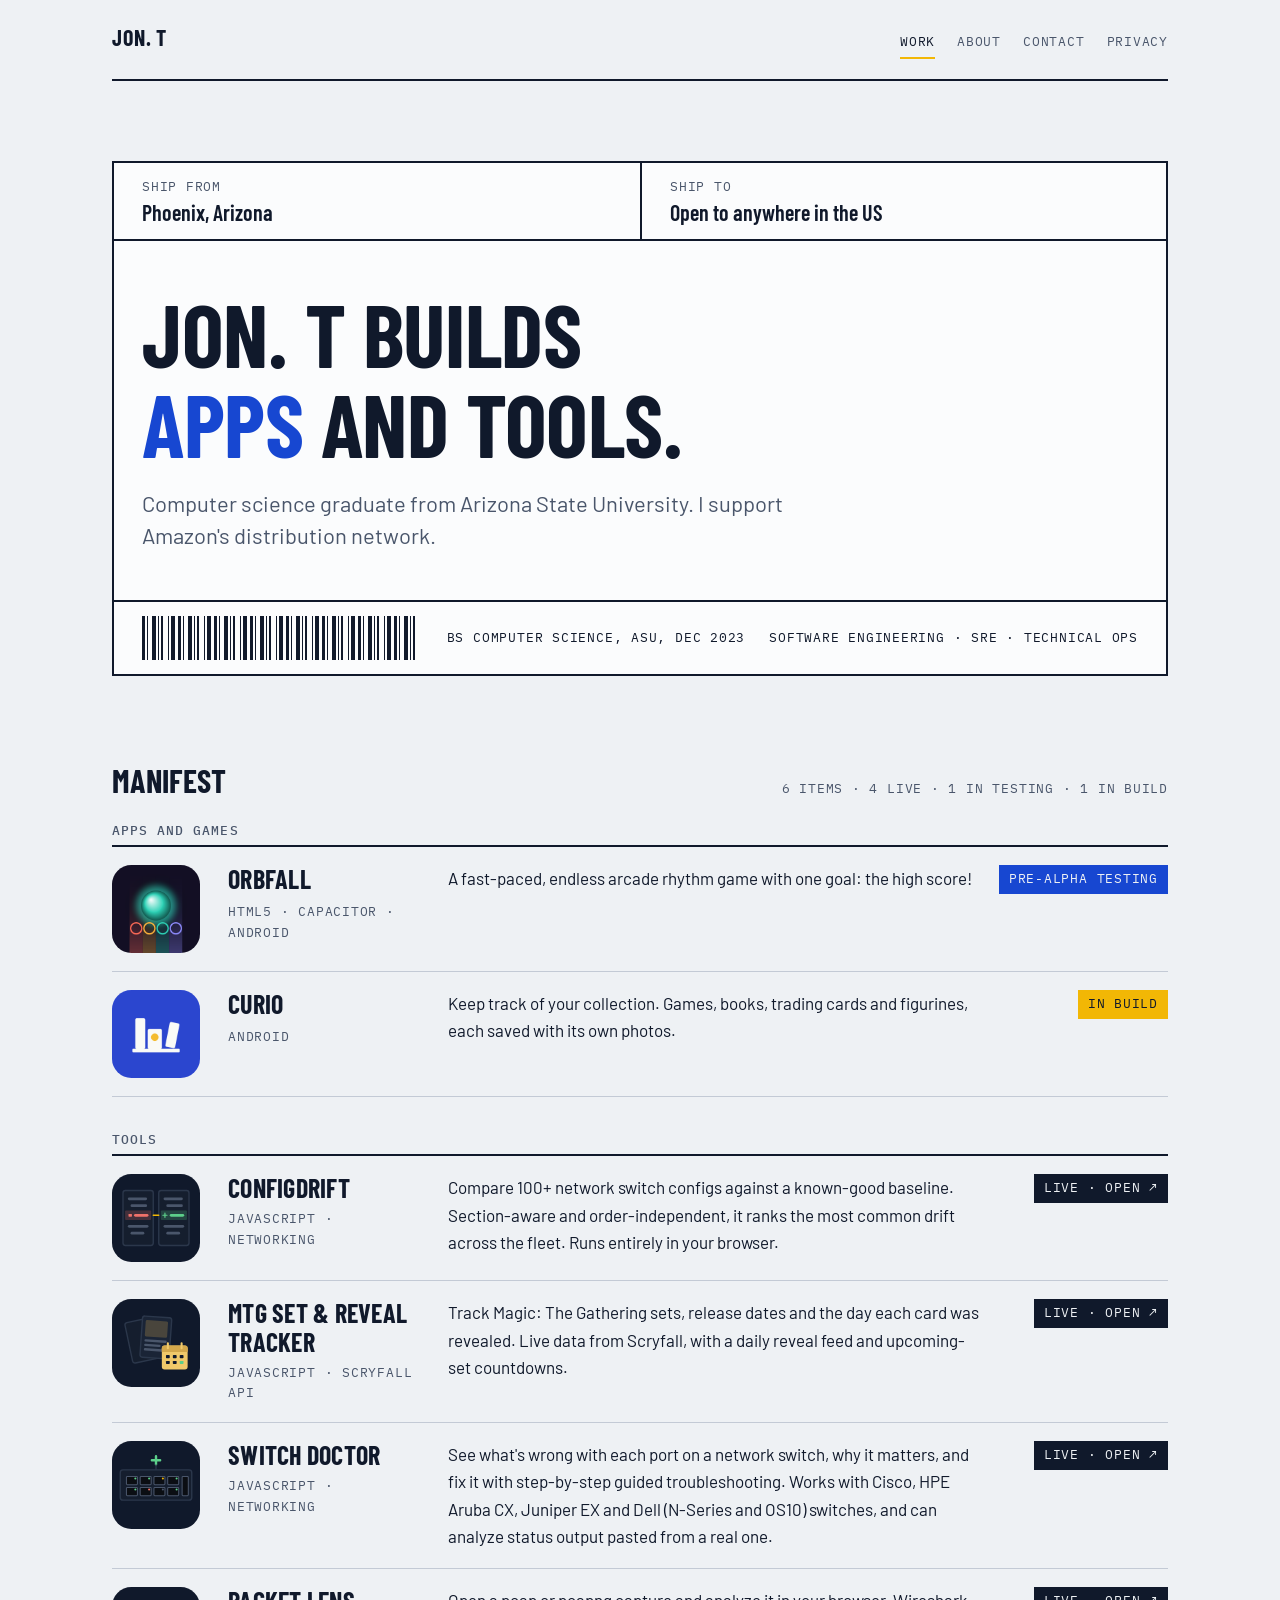
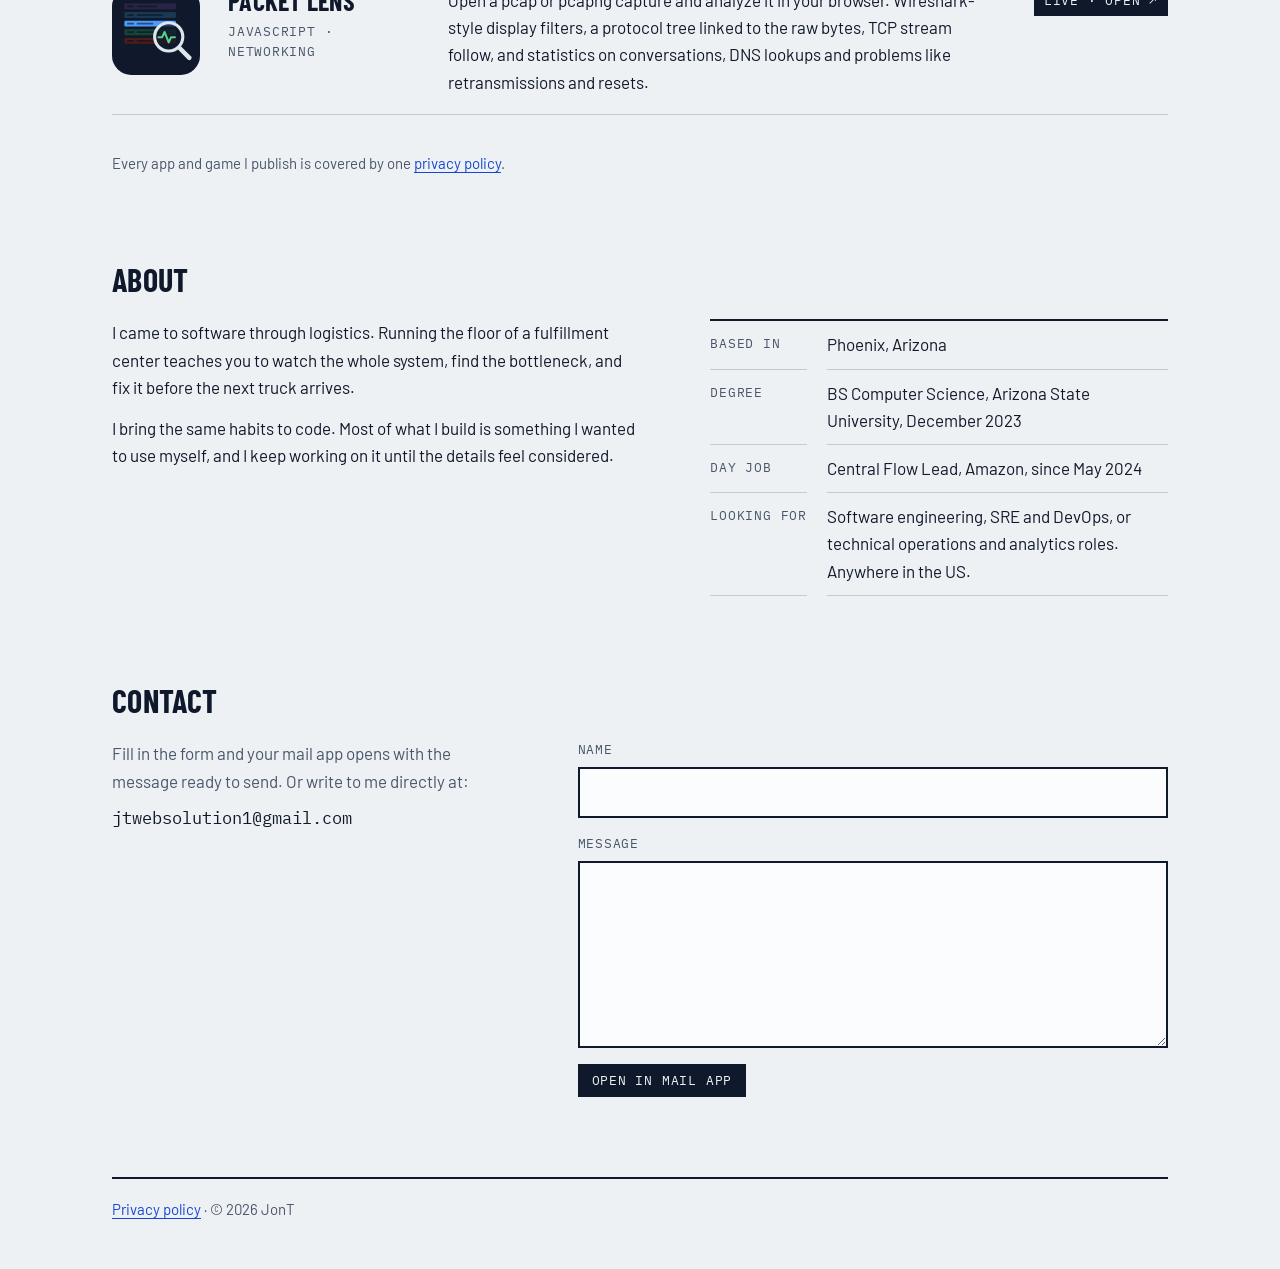
<file: index.html>
<!doctype html>
<html lang="en">
<head>
<meta charset="utf-8">
<meta name="viewport" content="width=device-width, initial-scale=1, viewport-fit=cover">
<title>Jon. T's Portfolio</title>
<meta name="description" content="Jon. T builds apps and tools. Portfolio and contact.">
<link rel="preconnect" href="https://fonts.googleapis.com">
<link rel="preconnect" href="https://fonts.gstatic.com" crossorigin>
<link rel="stylesheet" href="https://fonts.googleapis.com/css2?family=Barlow:wght@400;500;600&family=Barlow+Condensed:wght@600;700&family=IBM+Plex+Mono:wght@400;500&display=swap">
<link rel="stylesheet" href="style.css">
</head>
<body>
<div class="topbar" id="topbar">
  <div class="topbar-in">
    <span class="topbar-name">Jon. T</span>
    <button class="topbar-btn" type="button" id="to-top">↑ Back to top</button>
  </div>
</div>
<div class="wrap">
  <header class="site-head">
    <a class="wordmark" href="#top">Jon. T</a>
    <nav class="site-nav" aria-label="Site">
      <a href="#work" aria-current="page">Work</a>
      <a href="#about">About</a>
      <a href="#contact">Contact</a>
      <a href="privacy.html">Privacy</a>
    </nav>
  </header>

  <main class="view" id="view-work">
    <section class="label" id="top" aria-label="Introduction">
      <div class="label-route">
        <div><span class="mono">Ship from</span><strong>Phoenix, Arizona</strong></div>
        <div><span class="mono">Ship to</span><strong>Open to anywhere in the US</strong></div>
      </div>
      <div class="label-main">
        <h1>Jon. T builds <em>apps</em> and tools.</h1>
        <p>Computer science graduate from Arizona State University. I support Amazon's distribution network.</p>
      </div>
      <div class="label-foot">
        <div class="barcode" aria-hidden="true"></div>
        <ul class="mono">
          <li>BS Computer Science, ASU, Dec 2023</li>
          <li>Software engineering · SRE · Technical ops</li>
        </ul>
      </div>
    </section>

    <section class="sec" id="work">
      <div class="sec-head">
        <h2>Manifest</h2>
        <span class="mono">6 items · 4 live · 1 in testing · 1 in build</span>
      </div>
      <div class="manifest">
        <div class="group">
          <h3>Apps and games</h3>
          <ul class="items">
            <li class="item has-art">
              <img class="item-art" src="orbfall.png" alt="Orbfall icon: a glowing teal orb falling toward four colored lane rings" width="1024" height="1024">
              <div><span class="item-name">Orbfall</span><span class="item-tags mono">HTML5 · Capacitor · Android</span></div>
              <p class="item-desc">A fast-paced, endless arcade rhythm game with one goal: the high score!</p>
              <span class="status test">Pre-alpha testing</span>
            </li>
            <li class="item has-art">
              <img class="item-art" src="curio.png" alt="Curio icon: a book, a card and a tile standing on a shelf" width="512" height="512">
              <div><span class="item-name">Curio</span><span class="item-tags mono">Android</span></div>
              <p class="item-desc">Keep track of your collection. Games, books, trading cards and figurines, each saved with its own photos.</p>
              <span class="status wip">In build</span>
            </li>
          </ul>
        </div>
        <div class="group">
          <h3>Tools</h3>
          <ul class="items">
            <li class="item has-art is-link">
              <img class="item-art" src="configdrift.svg" alt="ConfigDrift icon: two config files with removed and added lines highlighted" width="512" height="512">
              <div><a class="item-name item-link" href="configdrift/">ConfigDrift</a><span class="item-tags mono">JavaScript · Networking</span></div>
              <p class="item-desc">Compare 100+ network switch configs against a known-good baseline. Section-aware and order-independent, it ranks the most common drift across the fleet. Runs entirely in your browser.</p>
              <span class="status live">Live · Open ↗</span>
            </li>
            <li class="item has-art is-link">
              <img class="item-art" src="mtg-tracker.svg" alt="MTG Tracker icon: two fanned cards beside a gold calendar" width="512" height="512">
              <div><a class="item-name item-link" href="mtg-tracker/">MTG Set &amp; Reveal Tracker</a><span class="item-tags mono">JavaScript · Scryfall API</span></div>
              <p class="item-desc">Track Magic: The Gathering sets, release dates and the day each card was revealed. Live data from Scryfall, with a daily reveal feed and upcoming-set countdowns.</p>
              <span class="status live">Live · Open ↗</span>
            </li>
            <li class="item has-art is-link">
              <img class="item-art" src="switch-doctor.svg" alt="Switch Doctor icon: a network switch faceplate with green, amber and red port lights" width="512" height="512">
              <div><a class="item-name item-link" href="switch-doctor/">Switch Doctor</a><span class="item-tags mono">JavaScript · Networking</span></div>
              <p class="item-desc">See what's wrong with each port on a network switch, why it matters, and fix it with step-by-step guided troubleshooting. Works with Cisco, HPE Aruba CX, Juniper EX and Dell (N-Series and OS10) switches, and can analyze status output pasted from a real one.</p>
              <span class="status live">Live · Open ↗</span>
            </li>
            <li class="item has-art is-link">
              <img class="item-art" src="packet-lens.svg" alt="Packet Lens icon: a magnifying glass with a pulse line over color-coded packet rows" width="512" height="512">
              <div><a class="item-name item-link" href="packet-lens/">Packet Lens</a><span class="item-tags mono">JavaScript · Networking</span></div>
              <p class="item-desc">Open a pcap or pcapng capture and analyze it in your browser. Wireshark-style display filters, a protocol tree linked to the raw bytes, TCP stream follow, and statistics on conversations, DNS lookups and problems like retransmissions and resets.</p>
              <span class="status live">Live · Open ↗</span>
            </li>
          </ul>
        </div>
        <p class="manifest-note">Every app and game I publish is covered by one <a href="privacy.html">privacy policy</a>.</p>
      </div>
    </section>

    <section class="sec" id="about">
      <div class="sec-head"><h2>About</h2></div>
      <div class="about">
        <div class="about-text">
          <p>I came to software through logistics. Running the floor of a fulfillment center teaches you to watch the whole system, find the bottleneck, and fix it before the next truck arrives.</p>
          <p>I bring the same habits to code. Most of what I build is something I wanted to use myself, and I keep working on it until the details feel considered.</p>
        </div>
        <dl class="facts">
          <dt>Based in</dt><dd>Phoenix, Arizona</dd>
          <dt>Degree</dt><dd>BS Computer Science, Arizona State University, December 2023</dd>
          <dt>Day job</dt><dd>Central Flow Lead, Amazon, since May 2024</dd>
          <dt>Looking for</dt><dd>Software engineering, SRE and DevOps, or technical operations and analytics roles. Anywhere in the US.</dd>
        </dl>
      </div>
    </section>

    <section class="sec" id="contact">
      <div class="sec-head"><h2>Contact</h2></div>
      <div class="contact">
        <div class="contact-direct">
          <p>Fill in the form and your mail app opens with the message ready to send. Or write to me directly at:</p>
          <span class="contact-addr" id="contact-addr">jtwebsolution1@gmail.com</span>
        </div>
        <form class="contact-form" id="contact-form" data-mailto="jtwebsolution1@gmail.com">
          <div class="field field-wide">
            <label for="cf-name">Name</label>
            <input id="cf-name" name="name" type="text" autocomplete="name" required>
          </div>
          <div class="field field-wide">
            <label for="cf-message">Message</label>
            <textarea id="cf-message" name="message" rows="6" required></textarea>
          </div>
          <div class="form-foot">
            <button class="btn" type="submit" id="cf-send">Open in mail app</button>
            <p class="form-status" id="cf-status" role="status" aria-live="polite"></p>
          </div>
        </form>
      </div>
    </section>
  </main>

  <footer class="site-foot">
    <p><a href="privacy.html">Privacy policy</a> · © 2026 JonT</p>
  </footer>
</div>
<script src="site.js"></script>
</body>
</html>
</file>
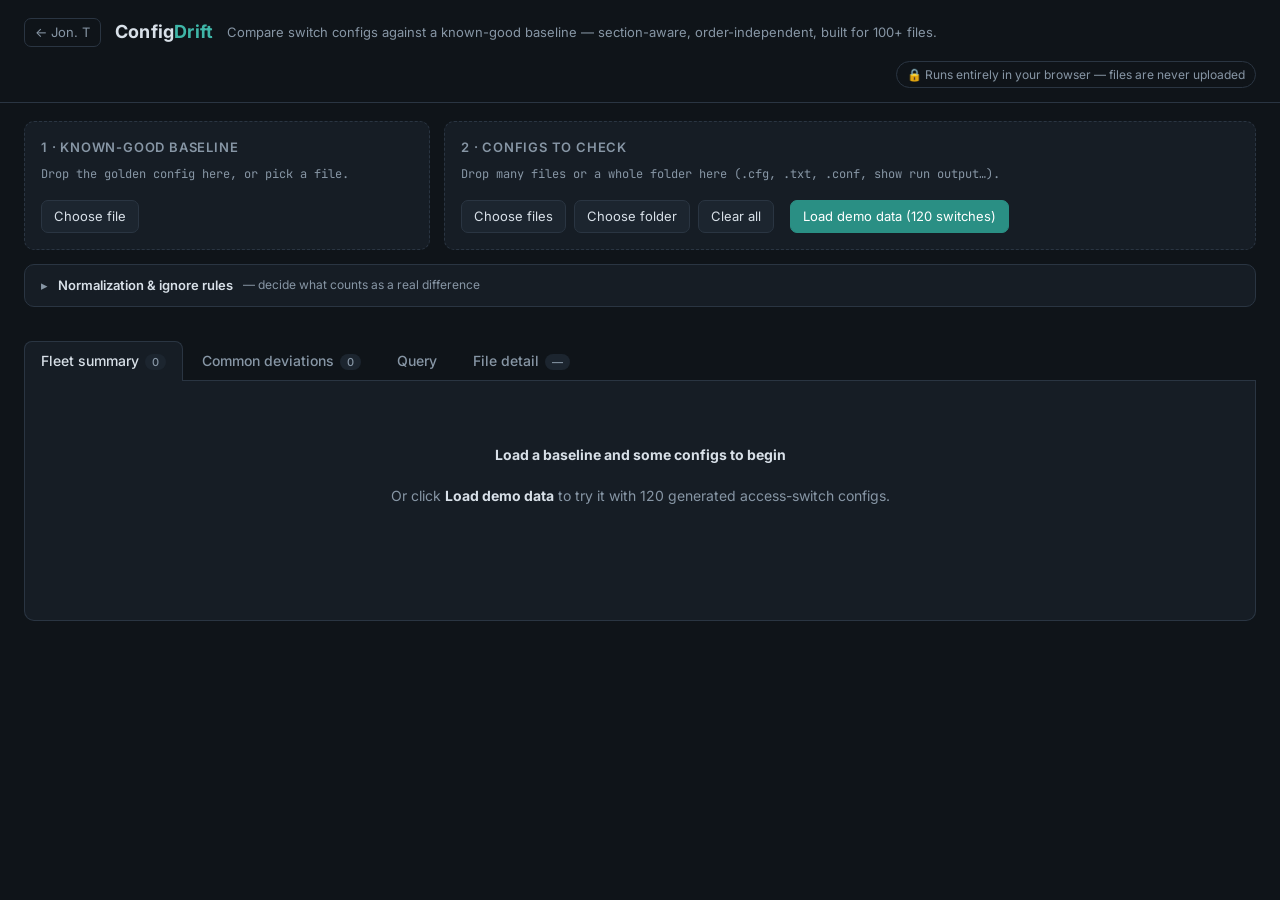
<file: configdrift/index.html>
<!DOCTYPE html>
<html lang="en">
<head>
<meta charset="utf-8">
<meta name="viewport" content="width=device-width, initial-scale=1">
<meta name="description" content="ConfigDrift compares network switch configs against a known-good baseline, section by section, across 100+ files. Runs entirely in your browser.">
<link rel="icon" href="../configdrift.svg" type="image/svg+xml">
<title>ConfigDrift — Switch Config Compliance Diff</title>
<link rel="preconnect" href="https://fonts.googleapis.com">
<link href="https://fonts.googleapis.com/css2?family=Inter:wght@400;500;600;700&family=JetBrains+Mono:wght@400;600&display=swap" rel="stylesheet">
<style>
:root{
  --bg:#0f1419;--panel:#161d25;--panel2:#1c252f;--line:#2a3542;--text:#d8e0e8;--muted:#8796a5;
  --accent:#3fb6a8;--accent2:#2a8f84;--miss:#f0716a;--missbg:rgba(240,113,106,.12);
  --extra:#5ccf8a;--extrabg:rgba(92,207,138,.12);--chg:#e8b44f;--chgbg:rgba(232,180,79,.13);
  --mono:'JetBrains Mono',ui-monospace,Menlo,Consolas,monospace;
}
*{box-sizing:border-box}
html,body{margin:0;background:var(--bg);color:var(--text);font:14px/1.45 Inter,system-ui,sans-serif}
button,input,select,textarea{font:inherit;color:inherit}
header{padding:18px 24px 14px;border-bottom:1px solid var(--line);display:flex;align-items:center;gap:14px;flex-wrap:wrap}
header h1{font-size:18px;margin:0;font-weight:700;letter-spacing:.2px}
header h1 span{color:var(--accent)}
header .sub{color:var(--muted);font-size:13px}
header .priv{margin-left:auto;font-size:12px;color:var(--muted);border:1px solid var(--line);border-radius:999px;padding:4px 10px}
main{padding:18px 24px 60px;max-width:1500px;margin:0 auto}
.grid2{display:grid;grid-template-columns:1fr 2fr;gap:14px}
@media(max-width:900px){.grid2{grid-template-columns:1fr}}
.drop{border:1.5px dashed var(--line);border-radius:10px;padding:16px;background:var(--panel);transition:.15s;min-height:118px;display:flex;flex-direction:column;gap:8px}
.drop.over{border-color:var(--accent);background:#14232a}
.drop h3{margin:0;font-size:13px;text-transform:uppercase;letter-spacing:.8px;color:var(--muted);font-weight:600}
.drop .state{font-family:var(--mono);font-size:13px;color:var(--text);word-break:break-all}
.drop .row{display:flex;gap:8px;flex-wrap:wrap;align-items:center;margin-top:auto}
.btn{background:var(--panel2);border:1px solid var(--line);border-radius:7px;padding:6px 12px;cursor:pointer;font-size:13px;white-space:nowrap}
.btn:hover{border-color:var(--accent)}
.btn.primary{background:var(--accent2);border-color:var(--accent2);color:#fff}
.btn.primary:hover{background:var(--accent)}
.btn.sm{padding:3px 8px;font-size:12px}
.btn:disabled{opacity:.45;cursor:default}
.hint{color:var(--muted);font-size:12px}
details.settings{margin-top:14px;background:var(--panel);border:1px solid var(--line);border-radius:10px}
details.settings summary{padding:11px 16px;cursor:pointer;font-weight:600;font-size:13px;list-style:none;display:flex;gap:10px;align-items:center}
details.settings summary::before{content:'▸';color:var(--muted);transition:.15s}
details.settings[open] summary::before{transform:rotate(90deg)}
.setgrid{display:grid;grid-template-columns:repeat(3,1fr);gap:14px;padding:0 16px 16px}
@media(max-width:1000px){.setgrid{grid-template-columns:1fr}}
.setgrid label.t{display:block;font-size:12px;font-weight:600;margin-bottom:4px}
.setgrid label.t small{font-weight:400;color:var(--muted)}
textarea{width:100%;min-height:130px;background:var(--bg);border:1px solid var(--line);border-radius:7px;padding:8px;font-family:var(--mono);font-size:12px;resize:vertical}
.toggles{display:flex;gap:18px;flex-wrap:wrap;padding:0 16px 14px;align-items:center}
.toggles label{display:flex;gap:6px;align-items:center;font-size:13px;cursor:pointer}
.err{color:var(--miss);font-size:12px;font-family:var(--mono);padding:0 16px 10px}
.cards{display:grid;grid-template-columns:repeat(5,1fr);gap:12px;margin:18px 0 6px}
@media(max-width:900px){.cards{grid-template-columns:repeat(2,1fr)}}
.card{background:var(--panel);border:1px solid var(--line);border-radius:10px;padding:12px 14px}
.card .k{font-size:11px;text-transform:uppercase;letter-spacing:.8px;color:var(--muted)}
.card .v{font-size:24px;font-weight:700;margin-top:2px}
.card .v small{font-size:13px;color:var(--muted);font-weight:500}
.card .v.mono{font-size:12.5px;font-family:var(--mono);font-weight:400;line-height:1.35;margin-top:6px;word-break:break-all}
.tabs{display:flex;gap:2px;border-bottom:1px solid var(--line);margin-top:16px;flex-wrap:wrap}
.tab{padding:9px 16px;cursor:pointer;border:1px solid transparent;border-bottom:none;border-radius:8px 8px 0 0;color:var(--muted);font-weight:500;background:none}
.tab.on{color:var(--text);background:var(--panel);border-color:var(--line);margin-bottom:-1px}
.tab .cnt{font-size:11px;background:var(--panel2);border-radius:999px;padding:1px 7px;margin-left:6px;color:var(--muted)}
.pane{background:var(--panel);border:1px solid var(--line);border-top:none;border-radius:0 0 10px 10px;padding:14px;min-height:240px}
.toolbar{display:flex;gap:10px;flex-wrap:wrap;align-items:center;margin-bottom:12px}
.toolbar input[type=text],.toolbar select,.toolbar input[type=number]{background:var(--bg);border:1px solid var(--line);border-radius:7px;padding:6px 10px;font-size:13px}
.toolbar input[type=text]{min-width:240px}
.toolbar .grow{flex:1}
table{width:100%;border-collapse:collapse;font-size:13px}
th{text-align:left;font-weight:600;color:var(--muted);font-size:11.5px;text-transform:uppercase;letter-spacing:.6px;padding:7px 8px;border-bottom:1px solid var(--line);cursor:pointer;user-select:none;white-space:nowrap;position:sticky;top:0;background:var(--panel)}
th.sorted::after{content:' ▾'}
th.sorted.asc::after{content:' ▴'}
td{padding:6px 8px;border-bottom:1px solid #212b36;vertical-align:middle}
tr.clk{cursor:pointer}
tr.clk:hover td{background:#1a242e}
td.mono,.mono{font-family:var(--mono);font-size:12.5px}
td.num{text-align:right;font-variant-numeric:tabular-nums}
.tablewrap{max-height:620px;overflow:auto;border:1px solid var(--line);border-radius:8px}
.bar{display:flex;align-items:center;gap:8px}
.bar .track{width:90px;height:7px;border-radius:9px;background:#26313c;overflow:hidden}
.bar .fill{height:100%;border-radius:9px}
.n-miss{color:var(--miss)}.n-extra{color:var(--extra)}.n-chg{color:var(--chg)}.zero{color:#4c5a68}
.tag{display:inline-block;font-size:10.5px;font-weight:700;letter-spacing:.5px;border-radius:5px;padding:1px 6px;text-transform:uppercase}
.tag.miss{background:var(--missbg);color:var(--miss)}
.tag.extra{background:var(--extrabg);color:var(--extra)}
.tag.chg{background:var(--chgbg);color:var(--chg)}
.tag.ok{background:rgba(63,182,168,.14);color:var(--accent)}
.tag.gray{background:var(--panel2);color:var(--muted)}
.empty{color:var(--muted);text-align:center;padding:50px 10px}
.empty b{color:var(--text)}
.dev{border:1px solid var(--line);border-radius:8px;margin-bottom:8px;overflow:hidden}
.dev .h{display:flex;gap:10px;align-items:center;padding:8px 12px;cursor:pointer;background:var(--panel2)}
.dev .h .pct{font-variant-numeric:tabular-nums;font-weight:600;min-width:84px}
.dev .h .ln{font-family:var(--mono);font-size:12.5px;flex:1;word-break:break-all}
.dev .h .sec{font-family:var(--mono);font-size:11.5px;color:var(--muted)}
.dev .b{padding:10px 12px;display:none;border-top:1px solid var(--line)}
.dev.open .b{display:block}
.chips{display:flex;flex-wrap:wrap;gap:5px}
.chip{font-family:var(--mono);font-size:11.5px;background:var(--bg);border:1px solid var(--line);border-radius:5px;padding:2px 7px;cursor:pointer}
.chip:hover{border-color:var(--accent);color:var(--accent)}
.variant{margin-bottom:10px}
.variant .vt{font-family:var(--mono);font-size:12.5px;margin-bottom:5px}
.sect{margin-bottom:14px;border:1px solid var(--line);border-radius:8px;overflow:hidden}
.sect .sh{background:var(--panel2);padding:7px 12px;font-family:var(--mono);font-size:12.5px;font-weight:600;display:flex;gap:8px;align-items:center}
.sect .sh .glob{font-weight:400;color:var(--muted);font-family:Inter,sans-serif;font-size:11px}
.dl{font-family:var(--mono);font-size:12.5px;padding:3px 12px;white-space:pre-wrap;word-break:break-all;display:flex;gap:10px}
.dl .s{width:14px;flex:none;font-weight:700}
.dl.m{background:var(--missbg)}.dl.m .s{color:var(--miss)}
.dl.e{background:var(--extrabg)}.dl.e .s{color:var(--extra)}
.dl.c{background:var(--chgbg)}.dl.c .s{color:var(--chg)}
.dl .lnno{margin-left:auto;color:var(--muted);font-size:11px;flex:none}
.dl .arrow{color:var(--muted)}
.sbs{width:100%;border-collapse:collapse;font-family:var(--mono);font-size:12px;table-layout:fixed}
.sbs td{padding:1px 6px;border:none;white-space:pre-wrap;word-break:break-all;vertical-align:top}
.sbs td.no{width:46px;color:#56636f;text-align:right;user-select:none;font-size:11px}
.sbs tr.del td.l{background:var(--missbg)}
.sbs tr.ins td.r{background:var(--extrabg)}
.sbs tr.mod td.l{background:var(--missbg)} .sbs tr.mod td.r{background:var(--extrabg)}
.sbs tr.gap td{background:#18212b;color:var(--muted);text-align:center;cursor:pointer;padding:3px}
.sbs tr.gap td:hover{color:var(--accent)}
.dhead{display:flex;gap:14px;align-items:center;flex-wrap:wrap;margin-bottom:12px}
.dhead h2{margin:0;font-size:16px;font-family:var(--mono)}
.qres{margin-bottom:10px;border:1px solid var(--line);border-radius:8px}
.qres .qh{padding:6px 12px;background:var(--panel2);display:flex;gap:10px;align-items:center;cursor:pointer}
.qres .ql{font-family:var(--mono);font-size:12px;padding:2px 12px;white-space:pre-wrap;word-break:break-all}
.qres .ql .ctx{color:var(--muted)}
mark{background:rgba(232,180,79,.35);color:inherit;border-radius:2px}
.seg{display:inline-flex;border:1px solid var(--line);border-radius:7px;overflow:hidden}
.seg button{border:none;background:var(--bg);padding:6px 11px;cursor:pointer;font-size:13px;color:var(--muted)}
.seg button.on{background:var(--accent2);color:#fff}
.toast{position:fixed;bottom:20px;left:50%;transform:translateX(-50%);background:var(--accent2);color:#fff;padding:8px 16px;border-radius:8px;font-size:13px;opacity:0;transition:.2s;pointer-events:none;z-index:9}
.toast.show{opacity:1}
.busy{position:fixed;top:0;left:0;right:0;height:3px;background:linear-gradient(90deg,transparent,var(--accent),transparent);background-size:200% 100%;animation:mv 1s linear infinite;display:none;z-index:10}
@keyframes mv{from{background-position:200% 0}to{background-position:-200% 0}}
.filelist{max-height:64px;overflow:auto;font-family:var(--mono);font-size:11.5px;color:var(--muted)}
kbd{font-family:var(--mono);font-size:11px;border:1px solid var(--line);border-radius:4px;padding:0 4px}
</style>
</head>
<body>
<div class="busy" id="busy"></div>
<header>
  <a href="../" style="color:var(--muted);text-decoration:none;font-size:13px;border:1px solid var(--line);border-radius:7px;padding:4px 10px">← Jon. T</a>
  <h1>Config<span>Drift</span></h1>
  <div class="sub">Compare switch configs against a known-good baseline — section-aware, order-independent, built for 100+ files.</div>
  <div class="priv">🔒 Runs entirely in your browser — files are never uploaded</div>
</header>
<main>
  <div class="grid2">
    <div class="drop" id="dropBase">
      <h3>1 · Known-good baseline</h3>
      <div class="state" id="baseState"><span class="hint">Drop the golden config here, or pick a file.</span></div>
      <div class="row">
        <label class="btn">Choose file<input type="file" id="inBase" hidden></label>
      </div>
    </div>
    <div class="drop" id="dropSet">
      <h3>2 · Configs to check</h3>
      <div class="state" id="setState"><span class="hint">Drop many files or a whole folder here (.cfg, .txt, .conf, show run output…).</span></div>
      <div class="filelist" id="setList"></div>
      <div class="row">
        <label class="btn">Choose files<input type="file" id="inSet" multiple hidden></label>
        <label class="btn">Choose folder<input type="file" id="inDir" webkitdirectory multiple hidden></label>
        <button class="btn" id="btnClear">Clear all</button>
        <span class="grow"></span>
        <button class="btn primary" id="btnDemo">Load demo data (120 switches)</button>
      </div>
    </div>
  </div>

  <details class="settings" id="settings">
    <summary>Normalization &amp; ignore rules <span class="hint" style="font-weight:400">— decide what counts as a real difference</span></summary>
    <div class="toggles">
      <label><input type="checkbox" id="optSecrets"> Mask passwords / secrets / SNMP communities</label>
      <label><input type="checkbox" id="optIPs"> Mask <i>all</i> IPv4 addresses</label>
      <label><input type="checkbox" id="optCase"> Case-insensitive</label>
      <span class="grow" style="flex:1"></span>
      <button class="btn sm" id="btnReset">Reset to defaults</button>
    </div>
    <div class="setgrid">
      <div>
        <label class="t">Ignore lines <small>— regex, one per line. Matching lines (and anything nested under them) are skipped.</small></label>
        <textarea id="txtIgnore" spellcheck="false"></textarea>
      </div>
      <div>
        <label class="t">Ignore sections <small>— regex matched against top-level section headers.</small></label>
        <textarea id="txtSections" spellcheck="false"></textarea>
      </div>
      <div>
        <label class="t">Substitutions <small>— <code>regex =&gt; replacement</code>. Use to blank out per-device values (hostnames, mgmt IPs, port descriptions).</small></label>
        <textarea id="txtSubs" spellcheck="false"></textarea>
      </div>
    </div>
    <div class="err" id="ruleErr"></div>
  </details>

  <div class="cards" id="cards"></div>

  <div class="tabs" id="tabs">
    <button class="tab on" data-tab="summary">Fleet summary<span class="cnt" id="cntFiles">0</span></button>
    <button class="tab" data-tab="common">Common deviations<span class="cnt" id="cntDev">0</span></button>
    <button class="tab" data-tab="query">Query</button>
    <button class="tab" data-tab="detail">File detail<span class="cnt" id="cntDetail">—</span></button>
  </div>
  <div class="pane" id="pane"></div>
</main>
<div class="toast" id="toast"></div>

<script>
'use strict';
/* =========================================================================
   Utilities
   ========================================================================= */
const $ = s => document.querySelector(s);
const esc = s => String(s).replace(/[&<>"']/g, c => ({'&':'&amp;','<':'&lt;','>':'&gt;','"':'&quot;',"'":'&#39;'}[c]));
const SEP = '\u001f';
const IN_FRAME = (() => { try { return window.self !== window.top; } catch (e) { return true; } })();
function toast(msg){ const t=$('#toast'); t.textContent=msg; t.classList.add('show'); clearTimeout(toast._t); toast._t=setTimeout(()=>t.classList.remove('show'),1800); }
function busy(on){ $('#busy').style.display = on ? 'block' : 'none'; }
async function copyText(text, label){
  try { await navigator.clipboard.writeText(text); toast((label||'Copied')+' to clipboard'); return; } catch(e){}
  const ta=document.createElement('textarea'); ta.value=text; ta.style.position='fixed'; ta.style.opacity='0';
  document.body.appendChild(ta); ta.select();
  try { document.execCommand('copy'); toast((label||'Copied')+' to clipboard'); } catch(e){ toast('Copy failed — select and copy manually'); }
  ta.remove();
}
let DL = null;   // artifact viewer's downloads capability, when available
if (window.claude && typeof window.claude.use === 'function'){
  window.claude.use('downloads').then(d => { if (d){ DL = d; renderAll(); } }).catch(()=>{});
}
async function download(name, text){
  if (DL){ try { await DL.save({ filename: name, data: text }); } catch(e){ toast('Download cancelled'); } return; }
  const a=document.createElement('a'); a.href=URL.createObjectURL(new Blob([text],{type:'text/plain'})); a.download=name;
  document.body.appendChild(a); a.click(); setTimeout(()=>{URL.revokeObjectURL(a.href);a.remove();},500);
}
function exportButtons(id, label){
  return `<span style="display:inline-flex;gap:6px">` + `<button class="btn sm" data-copy="${id}">Copy ${label}</button>` +
    ((IN_FRAME && !DL) ? '' : `<button class="btn sm" data-dl="${id}">Download</button>`) + `</span>`;
}
const csvCell = v => { v = String(v ?? ''); return /[",\n]/.test(v) ? '"'+v.replace(/"/g,'""')+'"' : v; };
const csv = rows => rows.map(r => r.map(csvCell).join(',')).join('\n');
function scoreColor(s){ return s >= 99.95 ? 'var(--accent)' : s >= 95 ? 'var(--chg)' : 'var(--miss)'; }
function fmtPct(n){ return (n >= 99.95 && n < 100) ? '99.9%' : (Math.round(n*10)/10)+'%'; }
function natCmp(a,b){ return String(a).localeCompare(String(b), undefined, {numeric:true, sensitivity:'base'}); }

/* =========================================================================
   Settings
   ========================================================================= */
const DEFAULTS = {
  maskSecrets: true, maskIPs: false, caseInsensitive: false,
  ignore: [
    '^Building configuration',
    '^Current configuration\\s*:',
    '^Last configuration change',
    '^NVRAM config last updated',
    '^No configuration change since',
    '^ntp clock-period',
    '^!Time:',
    '^!Running configuration last done',
    '^## Last (changed|commit)',
  ].join('\n'),
  sections: [
    '^crypto pki certificate chain',
    '^crypto pki trustpoint TP-self-signed',
    '^license udi',
  ].join('\n'),
  subs: [
    '^hostname \\S+ => hostname <HOSTNAME>',
    '^ip address \\S+ \\S+ => ip address <IP> <MASK>',
    '^ip address \\S+/\\d+ => ip address <IP/LEN>',
    '^ip default-gateway \\S+ => ip default-gateway <IP>',
    '^description .+ => description <DESC>',
    '^snmp-server location .+ => snmp-server location <LOCATION>',
    '^switchname \\S+ => switchname <HOSTNAME>',
    '^(set system )?host-name \\S+ => $1host-name <HOSTNAME>',
  ].join('\n'),
};
let settings = loadSettings();
function loadSettings(){
  try { const s = JSON.parse(localStorage.getItem('configdrift.settings')||'null'); if (s) return Object.assign({}, DEFAULTS, s); } catch(e){}
  return Object.assign({}, DEFAULTS);
}
function saveSettings(){ try { localStorage.setItem('configdrift.settings', JSON.stringify(settings)); } catch(e){} }

function compileRules(s){
  const errors = [];
  const flags = 'i';
  const list = (txt, name) => txt.split('\n').map(l=>l.trim()).filter(Boolean).map(l => {
    try { return new RegExp(l, flags); } catch(e){ errors.push(`${name}: ${l} — ${e.message}`); return null; }
  }).filter(Boolean);
  const subs = s.subs.split('\n').map(l=>l.trim()).filter(Boolean).map(l => {
    const i = l.indexOf('=>');
    if (i < 0) { errors.push(`Substitution missing "=>": ${l}`); return null; }
    const pat = l.slice(0,i).trim(), rep = l.slice(i+2).trim();
    try { return { re: new RegExp(pat, 'gi'), rep }; } catch(e){ errors.push(`Substitution: ${pat} — ${e.message}`); return null; }
  }).filter(Boolean);
  return { ignore: list(s.ignore,'Ignore line'), sections: list(s.sections,'Ignore section'), subs,
           maskSecrets: s.maskSecrets, maskIPs: s.maskIPs, ci: s.caseInsensitive, errors };
}

const SECRET_RES = [
  [/\b(secret|password|key-string|authentication-key|auth-key|pre-shared-key|encrypted-password)(\s+\d{1,2})?\s+\S+/gi, '$1$2 <SECRET>'],
  [/\b(snmp-server community)\s+\S+/gi, '$1 <SECRET>'],
  [/\b(snmp-server host\s+\S+(?:\s+(?:traps|informs))?(?:\s+version\s+\S+)?)\s+(?!version\b)\S+/gi, '$1 <SECRET>'],
  [/\b(key)\s+([0-7])\s+\S+/gi, '$1 $2 <SECRET>'],
  [/\b(server-key|tacacs-server key|radius-server key)\s+(\d\s+)?\S+/gi, '$1 $2<SECRET>'],
  [/("\$\d\$[^"]*")/g, '"<SECRET>"'],
];
const IP_RE = /\b(?:\d{1,3}\.){3}\d{1,3}(?:\/\d{1,2})?\b/g;

function normalize(text, R){
  let t = text;
  if (R.maskSecrets) for (const [re, rep] of SECRET_RES) t = t.replace(re, rep);
  for (const s of R.subs) { s.re.lastIndex = 0; t = t.replace(s.re, s.rep); }
  if (R.maskIPs) t = t.replace(IP_RE, '<IP>');
  t = t.replace(/\s+/g,' ').trim();
  if (R.ci) t = t.toLowerCase();
  return t;
}

/* =========================================================================
   Parser — indentation (Cisco IOS/IOS-XE/NX-OS/Arista EOS/Aruba) or
   brace (Junos) style, plus flat "set" style. Produces one entry per line
   keyed by its full hierarchical path, so comparisons ignore line order.
   ========================================================================= */
const SKIP_RE = /^(end|exit|exit-address-family|exit-af-\S+|exit-vrf|exit-peer-\S+|exit-service-family|quit|!+)$/i;

function parseConfig(raw, R){
  const src = raw.replace(/\r\n?/g,'\n').split('\n');
  let braceLines = 0, setLines = 0, nonEmpty = 0;
  for (const l of src){ const t=l.trim(); if(!t) continue; nonEmpty++; if (/\{\s*$/.test(t)) braceLines++; if (/^(set|delete) /.test(t)) setLines++; }
  const closeLines = src.filter(l => /^\s*\}\s*$/.test(l)).length;
  const brace = braceLines >= 2 && closeLines >= 2 && braceLines > nonEmpty*0.03;
  const flatSet = setLines > nonEmpty*0.5;

  const entries = [];      // compared entries (non-ignored)
  const viewLines = [];    // normalized lines for line diff (keeps indentation)
  const seen = new Set();
  let hostname = '';
  const stack = [];

  function add(pathArr, rawText, lineNo, indentStr){
    const key = pathArr.join(SEP);
    viewLines.push({ text: indentStr + pathArr[pathArr.length-1], lineNo });
    if (seen.has(key)) return;
    seen.add(key);
    entries.push({ key, path: pathArr, text: pathArr[pathArr.length-1], raw: rawText, lineNo, depth: pathArr.length-1 });
  }

  for (let i=0; i<src.length; i++){
    const line = src[i].replace(/\s+$/,'');
    const t0 = line.trim();
    if (!t0) continue;
    if (!hostname){
      const hm = t0.match(/^(?:set system )?(?:host-?name|switchname)\s+"?([^\s";{]+)/i);
      if (hm) hostname = hm[1];
    }
    if (brace){
      if (/^(#|\/\*)/.test(t0)) continue;
      if (/^\}/.test(t0)) { stack.pop(); continue; }
      const inl = t0.match(/^([^{}]+?)\s*\{\s*([^{}]*?)\s*\}\s*;?$/);       // one-liner: netconf { ssh; }
      if (inl){
        const parent = stack[stack.length-1];
        let ignored = parent ? parent.ignored : false;
        if (!ignored) ignored = (!parent && R.sections.some(r=>r.test(inl[1]))) || R.ignore.some(r=>r.test(inl[1]));
        if (ignored) continue;
        const nh = normalize(inl[1], R), base = [...stack.map(s=>s.nt), nh];
        add(base, inl[1], i+1, '    '.repeat(base.length-1));
        for (const kid of inl[2].split(';').map(x=>x.trim()).filter(Boolean)){
          if (R.ignore.some(r=>r.test(kid))) continue;
          add([...base, normalize(kid, R)], kid, i+1, '    '.repeat(base.length));
        }
        continue;
      }
      const opens = /\{\s*$/.test(t0);
      let t = t0.replace(/\s*\{\s*$/,'').replace(/;\s*(#.*)?$/,'');
      const parent = stack[stack.length-1];
      let ignored = parent ? parent.ignored : false;
      if (!ignored) ignored = (!parent && R.sections.some(r=>r.test(t))) || R.ignore.some(r=>r.test(t));
      const nt = ignored ? t : normalize(t, R);
      const path = [...stack.map(s=>s.nt), nt];
      if (opens) stack.push({ nt, ignored });
      if (!ignored) add(path, t, i+1, '    '.repeat(path.length-1));
      continue;
    }
    // indentation style
    if (/^[!#]/.test(t0) && !/^#\s*\S+\s*\{/.test(t0)) continue;
    if (SKIP_RE.test(t0)) continue;
    const indent = line.match(/^[ \t]*/)[0].replace(/\t/g,'    ').length;
    let text = t0, lineNo = i+1;

    // banners: banner motd ^C ... ^C   |  banner motd #...#   |  banner motd \n ... \n EOF
    const bm = t0.match(/^banner\s+(\S+)\s*(.*)$/i);
    if (bm && indent === 0){
      let rest = bm[2], delim, body = [];
      if (!rest){ delim = 'EOF'; }
      else { delim = rest.startsWith('^C') ? '^C' : rest[0]; rest = rest.slice(delim.length); }
      const endIdx = rest.indexOf(delim);
      if (endIdx >= 0 && delim !== 'EOF') body.push(rest.slice(0,endIdx));
      else {
        if (rest) body.push(rest);
        let j = i+1;
        for (; j<src.length; j++){
          const l = src[j];
          if (delim === 'EOF' ? l.trim() === 'EOF' : l.includes(delim)) { if (delim!=='EOF'){ const p=l.slice(0,l.indexOf(delim)); if(p.trim()) body.push(p); } break; }
          body.push(l);
        }
        i = j;
      }
      text = `banner ${bm[1]}: ` + body.map(b=>b.trim()).filter(Boolean).join(' ⏎ ');
      stack.length = 0;
    }

    while (stack.length && stack[stack.length-1].indent >= indent) stack.pop();
    const parent = stack[stack.length-1];
    let ignored = parent ? parent.ignored : false;
    if (!ignored) ignored = (!parent && R.sections.some(r=>r.test(text))) || R.ignore.some(r=>r.test(text));
    const nt = ignored ? text : normalize(text, R);
    stack.push({ indent, nt, ignored });
    if (ignored) continue;
    add(stack.map(s=>s.nt), text, lineNo, ' '.repeat(stack.length-1));
  }

  // assign sections
  const hasKids = new Set();
  for (const e of entries) if (e.depth > 0) hasKids.add(e.path[0]);
  for (const e of entries){
    if (e.depth > 0 || hasKids.has(e.path[0])) { e.sec = e.path[0]; e.global = false; }
    else {
      const tk = e.text.split(' ');
      let n = 1;
      if (flatSet) n = 3;
      else if (/^(ip|ipv6|no|aaa|snmp-server|spanning-tree|ntp|logging|service)$/i.test(tk[0])) n = tk[0].toLowerCase()==='no' ? 3 : 2;
      e.sec = tk.slice(0, n).join(' ').replace(/ <[^>]+>$/,'');
      e.global = true;
    }
  }
  const map = new Map(entries.map(e => [e.key, e]));
  return { entries, map, viewLines, hostname, format: brace ? 'brace' : flatSet ? 'set' : 'indent' };
}

/* =========================================================================
   Comparison
   ========================================================================= */
const tokens = s => s.split(' ');
function pairScore(a, b){
  const sa = a.replace(/^no /,''), sb = b.replace(/^no /,'');
  if (sa === sb) return 99;               // "no X" vs "X"
  const ta = tokens(a), tb = tokens(b);
  let c = 0; while (c < ta.length && c < tb.length && ta[c] === tb[c]) c++;
  if (c >= 2) return c;
  // same keyword, same shape, only value-like tokens differ (exec-timeout 10 0 vs 0 0, mtu 1500 vs 9000)
  if (c >= 1 && ta.length === tb.length){
    const val = t => /[\d<"]/.test(t);
    let ok = true; for (let i=c; i<ta.length; i++) if (ta[i] !== tb[i] && !(val(ta[i]) && val(tb[i]))) { ok = false; break; }
    if (ok) return 1;
    return 0.5;            // same keyword, same length — weakest match (name DATA vs name USERS)
  }
  return 0;
}

function compare(base, tgt){
  const missing = [], extra = [];
  for (const e of base.entries) if (!tgt.map.has(e.key)) missing.push(e);
  for (const e of tgt.entries) if (!base.map.has(e.key)) extra.push(e);
  const missSet = new Set(missing.map(e=>e.key)), extraSet = new Set(extra.map(e=>e.key));
  // pair missing/extra lines that live under the same parent into "changed"
  const parentKey = e => e.path.slice(0,-1).join(SEP);
  const byParent = new Map();
  for (const e of extra){ const k=parentKey(e); if(!byParent.has(k)) byParent.set(k,[]); byParent.get(k).push(e); }
  const used = new Set(), pairs = new Map();
  const cands = [];
  for (const m of missing){
    const pool = byParent.get(parentKey(m)); if (!pool) continue;
    for (const x of pool){ const s = pairScore(m.text, x.text); if (s) cands.push([s, m, x]); }
  }
  cands.sort((a,b)=>b[0]-a[0]);
  for (const [, m, x] of cands){ if (pairs.has(m.key) || used.has(x.key)) continue; pairs.set(m.key, x); used.add(x.key); }

  const covered = (e, set) => { for (let d=1; d<e.path.length; d++) if (set.has(e.path.slice(0,d).join(SEP))) return true; return false; };
  const devs = [];
  for (const m of missing){
    const x = pairs.get(m.key);
    if (x) devs.push({ type:'changed', e:m, other:x, covered:false });
    else devs.push({ type:'missing', e:m, covered: covered(m, missSet) });
  }
  for (const x of extra) if (!used.has(x.key)) devs.push({ type:'extra', e:x, covered: covered(x, extraSet) });

  const nMiss = devs.filter(d=>d.type==='missing').length;
  const nChg = devs.filter(d=>d.type==='changed').length;
  const nExtra = devs.filter(d=>d.type==='extra').length;
  const score = base.entries.length ? (base.entries.length - missing.length) / base.entries.length * 100 : 100;
  const secs = new Set(devs.map(d=>d.e.sec));
  return { devs, nMiss, nChg, nExtra, score, nSecs: secs.size, total: nMiss+nChg+nExtra };
}

/* =========================================================================
   State
   ========================================================================= */
const S = {
  baseFile: null,        // {name, raw}
  files: [],             // [{name, raw}]
  rules: null,
  base: null,            // parsed
  results: [],           // [{file, parsed, cmp}]
  agg: [],
  tab: 'summary',
  sort: { key: 'score', asc: true },
  filter: '', onlyBad: false,
  detailIdx: -1, detailMode: 'structured', detailRaw: false, detailShowCovered: true,
  common: { q: '', type: 'all', min: 1, group: true },
  query: { mode: 'contains', q: '', regex: false, scope: 'norm', sec: '' },
};

function analyze(){
  S.rules = compileRules(settings);
  $('#ruleErr').textContent = S.rules.errors.join('  ·  ');
  if (!S.baseFile){ S.base = null; S.results = S.files.map(f => ({ file: f, parsed: parseConfig(f.raw, S.rules), cmp: null })); S.agg = S.aggFlat = S.aggGrouped = []; return; }
  S.base = parseConfig(S.baseFile.raw, S.rules);
  S.results = S.files.map(f => { const parsed = parseConfig(f.raw, S.rules); return { file: f, parsed, cmp: compare(S.base, parsed) }; });
  buildAgg();
}

const IF_RE = /^(interface\s+[A-Za-z][A-Za-z\-]*?)[\d\/\.:]+$/i;
function groupEntry(e){
  if (!IF_RE.test(e.path[0])) return e;
  const g = e.path[0].replace(IF_RE, '$1*');
  const path = [g, ...e.path.slice(1)];
  return Object.assign({}, e, { path, key: path.join(SEP), sec: g, text: e.depth === 0 ? g : e.text, grouped: true });
}
function buildAgg(){ S.aggFlat = aggregate(false); S.aggGrouped = aggregate(true); S.agg = S.common.group ? S.aggGrouped : S.aggFlat; }
function aggregate(group){
  const m = new Map();
  S.results.forEach((r, idx) => {
    for (const d0 of r.cmp.devs){
      if (d0.covered) continue;
      const d = group ? Object.assign({}, d0, { e: groupEntry(d0.e) }) : d0;
      const isBase = d.type !== 'extra';
      const k = (isBase ? 'B' : 'X') + d.e.key;
      let a = m.get(k);
      if (!a){
        const src = isBase ? S.base : r.parsed;
        const kids = d.e.grouped ? 0 : src.entries.filter(x => x.key.startsWith(d.e.key + SEP)).length;
        a = { kind: isBase ? 'baseline' : 'extra', e: d.e, files: [], inst: 0, variants: new Map(), kids };
        m.set(k, a);
      }
      a.inst++;
      if (a.files[a.files.length-1] !== idx) a.files.push(idx);
      const vt = d.type === 'changed' ? d.other.text : d.type === 'missing' ? '(absent)' : '(present)';
      if (!a.variants.has(vt)) a.variants.set(vt, []);
      const vl = a.variants.get(vt); if (vl[vl.length-1] !== idx) vl.push(idx);
    }
  });
  return [...m.values()].sort((a,b)=> b.files.length - a.files.length || b.inst - a.inst || natCmp(a.e.sec, b.e.sec));
}

let analyzeTimer = null;
function reanalyze(delay=0){
  clearTimeout(analyzeTimer);
  busy(true);
  analyzeTimer = setTimeout(()=>{ analyze(); renderAll(); busy(false); }, delay || 30);
}

/* =========================================================================
   File loading
   ========================================================================= */
const MAX_BYTES = 25 * 1024 * 1024;
async function readFiles(fileList){
  const out = [];
  for (const f of fileList){
    if (f.size > MAX_BYTES) continue;
    if (/(^|\/)\.[^/]+$/.test(f.webkitRelativePath || f.name)) continue;     // dotfiles
    if (/\.(png|jpe?g|gif|zip|gz|7z|pdf|xlsx?|docx?|exe|bin|tar)$/i.test(f.name)) continue;
    const raw = await f.text();
    if (raw.slice(0, 4000).includes('\u0000')) continue;                      // binary
    out.push({ name: f.webkitRelativePath || f.name, raw });
  }
  return out;
}
async function entriesFromDrop(dt){
  const items = [...(dt.items || [])].map(it => it.webkitGetAsEntry && it.webkitGetAsEntry()).filter(Boolean);
  if (!items.length) return [...dt.files];
  const files = [];
  async function walk(entry, prefix){
    if (entry.isFile){
      const f = await new Promise((res, rej) => entry.file(res, rej));
      try { Object.defineProperty(f, 'webkitRelativePath', { value: prefix + f.name }); } catch(e){}
      files.push(f);
    } else if (entry.isDirectory){
      const reader = entry.createReader();
      let batch;
      do { batch = await new Promise((res, rej) => reader.readEntries(res, rej)); for (const e of batch) await walk(e, prefix + entry.name + '/'); } while (batch.length);
    }
  }
  for (const it of items) await walk(it, '');
  return files;
}
function addFiles(list){
  const names = new Set(S.files.map(f=>f.name));
  let added = 0;
  for (const f of list){ if (names.has(f.name)) { S.files = S.files.filter(x=>x.name!==f.name); } S.files.push(f); added++; }
  S.files.sort((a,b)=>natCmp(a.name,b.name));
  toast(`Loaded ${added} file${added===1?'':'s'}`);
  reanalyze();
}
function setBaseline(f){ S.baseFile = f; S.detailIdx = -1; reanalyze(); }

function wireDrop(el, onFiles){
  el.addEventListener('dragover', e => { e.preventDefault(); el.classList.add('over'); });
  el.addEventListener('dragleave', () => el.classList.remove('over'));
  el.addEventListener('drop', async e => {
    e.preventDefault(); el.classList.remove('over'); busy(true);
    const files = await entriesFromDrop(e.dataTransfer);
    onFiles(await readFiles(files)); busy(false);
  });
}
wireDrop($('#dropBase'), fs => { if (fs.length) setBaseline(fs[0]); if (fs.length > 1) addFiles(fs.slice(1)); });
wireDrop($('#dropSet'), fs => addFiles(fs));
$('#inBase').onchange = async e => { const fs = await readFiles(e.target.files); if (fs[0]) setBaseline(fs[0]); e.target.value=''; };
$('#inSet').onchange = async e => { busy(true); addFiles(await readFiles(e.target.files)); e.target.value=''; };
$('#inDir').onchange = async e => { busy(true); addFiles(await readFiles(e.target.files)); e.target.value=''; };
$('#btnClear').onclick = () => { S.baseFile=null; S.files=[]; S.detailIdx=-1; reanalyze(); };
$('#btnDemo').onclick = () => { const d = makeDemo(); S.baseFile = d.base; S.files = d.files; S.detailIdx=-1; toast('Demo: 1 golden template + 120 access switches'); reanalyze(); };

/* settings wiring */
function fillSettingsUI(){
  $('#optSecrets').checked = settings.maskSecrets; $('#optIPs').checked = settings.maskIPs; $('#optCase').checked = settings.caseInsensitive;
  $('#txtIgnore').value = settings.ignore; $('#txtSections').value = settings.sections; $('#txtSubs').value = settings.subs;
}
fillSettingsUI();
function onSettingsChange(){
  settings.maskSecrets = $('#optSecrets').checked; settings.maskIPs = $('#optIPs').checked; settings.caseInsensitive = $('#optCase').checked;
  settings.ignore = $('#txtIgnore').value; settings.sections = $('#txtSections').value; settings.subs = $('#txtSubs').value;
  saveSettings(); reanalyze(450);
}
['#optSecrets','#optIPs','#optCase'].forEach(s => $(s).addEventListener('change', onSettingsChange));
['#txtIgnore','#txtSections','#txtSubs'].forEach(s => $(s).addEventListener('input', onSettingsChange));
$('#btnReset').onclick = () => { settings = Object.assign({}, DEFAULTS); fillSettingsUI(); saveSettings(); reanalyze(); };

/* tabs */
$('#tabs').addEventListener('click', e => { const b = e.target.closest('.tab'); if (!b) return; S.tab = b.dataset.tab; renderAll(); });

/* =========================================================================
   Rendering
   ========================================================================= */
function renderAll(){
  renderLoadState(); renderCards();
  document.querySelectorAll('.tab').forEach(t => t.classList.toggle('on', t.dataset.tab === S.tab));
  $('#cntFiles').textContent = S.files.length;
  $('#cntDev').textContent = S.agg.length;
  $('#cntDetail').textContent = S.detailIdx >= 0 && S.results[S.detailIdx] ? shortName(S.results[S.detailIdx].file.name) : '—';
  const p = $('#pane');
  if (S.tab === 'summary') p.innerHTML = renderSummary();
  else if (S.tab === 'common') p.innerHTML = renderCommon();
  else if (S.tab === 'query') { p.innerHTML = renderQueryShell(); runQuery(); }
  else p.innerHTML = renderDetail();
  bindPane();
}
function shortName(n){ const s = n.split('/').pop(); return s.length > 26 ? s.slice(0,24)+'…' : s; }

function renderLoadState(){
  $('#baseState').innerHTML = S.baseFile
    ? `${esc(S.baseFile.name)} <span class="hint">· ${S.base ? S.base.entries.length + ' comparable lines · ' + S.base.format + ' format' + (S.base.hostname ? ' · host ' + esc(S.base.hostname) : '') : ''}</span>`
    : '<span class="hint">Drop the golden config here, or pick a file.</span>';
  $('#setState').innerHTML = S.files.length
    ? `${S.files.length} file${S.files.length===1?'':'s'} loaded <span class="hint">· ${(S.files.reduce((a,f)=>a+f.raw.length,0)/1024).toFixed(0)} KB</span>`
    : '<span class="hint">Drop many files or a whole folder here (.cfg, .txt, .conf, show run output…).</span>';
  $('#setList').textContent = S.files.slice(0,400).map(f=>f.name).join('  ·  ') + (S.files.length>400 ? '  …' : '');
}

function renderCards(){
  const c = $('#cards');
  if (!S.base || !S.results.length){ c.innerHTML=''; return; }
  const n = S.results.length;
  const clean = S.results.filter(r => r.cmp.total === 0).length;
  const fullBase = S.results.filter(r => r.cmp.nMiss + r.cmp.nChg === 0).length;
  const avg = S.results.reduce((a,r)=>a+r.cmp.score,0)/n;
  const worst = [...S.results].sort((a,b)=>a.cmp.score-b.cmp.score)[0];
  const top = S.agg[0];
  c.innerHTML = `
    <div class="card"><div class="k">Configs checked</div><div class="v">${n}</div></div>
    <div class="card"><div class="k">Exact match to baseline</div><div class="v">${clean} <small>/ ${n}</small></div><div class="hint">${fullBase} contain every baseline line</div></div>
    <div class="card"><div class="k">Average compliance</div><div class="v" style="color:${scoreColor(avg)}">${fmtPct(avg)}</div></div>
    <div class="card"><div class="k">Lowest score</div><div class="v" style="color:${scoreColor(worst.cmp.score)}">${fmtPct(worst.cmp.score)} <small>${esc(shortName(worst.file.name))}</small></div></div>
    <div class="card"><div class="k">Most common deviation</div><div class="v mono">${top ? `<span class="tag ${top.kind==='extra'?'extra':'miss'}">${top.files.length}/${n}</span> ${esc(top.e.text)}` : '<span class="hint">none 🎉</span>'}</div></div>`;
}

function emptyMsg(){
  if (!S.baseFile && !S.files.length) return `<div class="empty"><b>Load a baseline and some configs to begin</b><br><br>Or click <b>Load demo data</b> to try it with 120 generated access-switch configs.</div>`;
  if (!S.baseFile) return `<div class="empty"><b>Pick a baseline.</b> Drop a known-good config in box 1 — or use <b>“Set as baseline”</b> on any file below.</div>` + renderBarelist();
  return `<div class="empty"><b>Baseline loaded.</b> Now drop the configs to compare into box 2.</div>`;
}
function renderBarelist(){
  if (!S.files.length) return '';
  return `<div class="tablewrap"><table><thead><tr><th>File</th><th>Hostname</th><th>Lines</th><th></th></tr></thead><tbody>${
    S.results.map((r,i)=>`<tr><td class="mono">${esc(r.file.name)}</td><td class="mono">${esc(r.parsed.hostname)}</td><td class="num">${r.parsed.entries.length}</td><td><button class="btn sm" data-setbase="${i}">Set as baseline</button></td></tr>`).join('')
  }</tbody></table></div>`;
}

/* ---------- Summary ---------- */
function summaryRows(){
  const f = S.filter.toLowerCase();
  let rows = S.results.map((r,i)=>({r,i})).filter(({r}) => (!f || r.file.name.toLowerCase().includes(f) || r.parsed.hostname.toLowerCase().includes(f)) && (!S.onlyBad || r.cmp.total > 0));
  const k = S.sort.key, dir = S.sort.asc ? 1 : -1;
  const val = ({r}) => ({ name: r.file.name, host: r.parsed.hostname, score: r.cmp.score, miss: r.cmp.nMiss, chg: r.cmp.nChg, extra: r.cmp.nExtra, secs: r.cmp.nSecs, lines: r.parsed.entries.length }[k]);
  rows.sort((a,b)=>{ const va=val(a), vb=val(b); const c = typeof va === 'number' ? va-vb : natCmp(va,vb); return c*dir || natCmp(a.r.file.name,b.r.file.name); });
  return rows;
}
function renderSummary(){
  if (!S.base || !S.results.length) return emptyMsg();
  const rows = summaryRows();
  const th = (k, label, cls='') => `<th data-sort="${k}" class="${cls} ${S.sort.key===k?'sorted'+(S.sort.asc?' asc':''):''}">${label}</th>`;
  const n = v => v ? v : `<span class="zero">0</span>`;
  return `
  <div class="toolbar">
    <input type="text" id="fltName" placeholder="Filter by file name or hostname…" value="${esc(S.filter)}">
    <label style="display:flex;gap:6px;align-items:center;font-size:13px"><input type="checkbox" id="fltBad" ${S.onlyBad?'checked':''}> Only files with differences</label>
    <span class="grow"></span>
    <span class="hint">${rows.length} shown · click a row for details</span>
    ${exportButtons('summary','summary CSV')} ${exportButtons('alldevs','all differences CSV')}
  </div>
  <div class="tablewrap"><table>
    <thead><tr>${th('name','File')}${th('host','Hostname')}${th('score','Compliance')}${th('miss','Missing')}${th('chg','Changed')}${th('extra','Extra')}${th('secs','Sections')}${th('lines','Lines')}<th></th></tr></thead>
    <tbody>${rows.map(({r,i}) => `
      <tr class="clk" data-open="${i}">
        <td class="mono">${esc(r.file.name)}</td>
        <td class="mono">${esc(r.parsed.hostname)}</td>
        <td><div class="bar"><div class="track"><div class="fill" style="width:${r.cmp.score}%;background:${scoreColor(r.cmp.score)}"></div></div><span style="color:${scoreColor(r.cmp.score)}">${fmtPct(r.cmp.score)}</span>${r.cmp.total===0?' <span class="tag ok">match</span>':''}</div></td>
        <td class="num n-miss">${n(r.cmp.nMiss)}</td><td class="num n-chg">${n(r.cmp.nChg)}</td><td class="num n-extra">${n(r.cmp.nExtra)}</td>
        <td class="num">${n(r.cmp.nSecs)}</td><td class="num">${r.parsed.entries.length}</td>
        <td><button class="btn sm" data-setbase="${i}" title="Use this file as the baseline">Set as baseline</button></td>
      </tr>`).join('')}
    </tbody></table></div>
  <p class="hint">Compliance = share of baseline lines found in the file (after normalization). <b>Changed</b> = a baseline line whose value differs (e.g. <span class="mono">logging host 10.10.5.50 → .51</span>). <b>Extra</b> = lines not in the baseline. Line order never matters.</p>`;
}

/* ---------- Common deviations ---------- */
function renderCommon(){
  if (!S.base || !S.results.length) return emptyMsg();
  const n = S.results.length, C = S.common, q = C.q.toLowerCase();
  const list = S.agg.filter(a => (C.type==='all' || (C.type==='baseline' ? a.kind==='baseline' : a.kind==='extra')) && a.files.length >= C.min &&
    (!q || a.e.text.toLowerCase().includes(q) || a.e.sec.toLowerCase().includes(q)));
  const shown = list.slice(0, 400);
  return `
  <div class="toolbar">
    <input type="text" id="cmQ" placeholder="Search lines or sections…" value="${esc(C.q)}">
    <select id="cmType">
      <option value="all" ${C.type==='all'?'selected':''}>All deviations</option>
      <option value="baseline" ${C.type==='baseline'?'selected':''}>Baseline lines not matched</option>
      <option value="extra" ${C.type==='extra'?'selected':''}>Extra lines (not in baseline)</option>
    </select>
    <label style="display:flex;gap:6px;align-items:center;font-size:13px" title="Roll up per-port differences: interface GigabitEthernet1/0/13 → interface GigabitEthernet*"><input type="checkbox" id="cmGroup" ${C.group?'checked':''}> Group interfaces</label>
    <label class="hint">Seen in at least <input type="number" id="cmMin" min="1" value="${C.min}" style="width:64px"> files</label>
    <span class="grow"></span><span class="hint">${list.length} unique deviations</span>
    ${exportButtons('common','CSV')}
  </div>
  ${shown.length ? shown.map((a, i) => {
    const pct = a.files.length / n * 100;
    const isB = a.kind === 'baseline';
    const sub = a.e.depth > 0 ? a.e.path.slice(0,-1).join(' › ') : (a.e.global ? 'global' : '');
    const variants = [...a.variants.entries()].sort((x,y)=>y[1].length-x[1].length);
    return `<div class="dev" data-dev="${i}">
      <div class="h">
        <span class="pct" style="color:${isB?'var(--miss)':'var(--extra)'}">${a.files.length} <span class="hint">/ ${n} · ${fmtPct(pct)}</span>${a.inst > a.files.length ? `<br><span class="hint" style="font-weight:400">${a.inst} ports</span>` : ''}</span>
        <span class="tag ${isB ? (variants.some(v=>v[0]!=='(absent)') ? 'chg' : 'miss') : 'extra'}">${isB ? (variants.every(v=>v[0]==='(absent)') ? 'missing' : 'missing / changed') : 'extra'}</span>
        <span class="ln">${esc(a.e.text)}${a.kids ? ` <span class="hint">+ ${a.kids} nested line${a.kids===1?'':'s'}</span>` : ''}</span>
        <span class="sec">${esc(sub)}</span>
      </div>
      <div class="b">${variants.map(([vt, idxs]) => `
        <div class="variant"><div class="vt">${vt==='(absent)' ? '<span class="tag miss">absent</span> line not present' : vt==='(present)' ? '<span class="tag extra">present</span> in these files' : `<span class="tag chg">changed to</span> ${esc(vt)}`} <span class="hint">· ${idxs.length} file${idxs.length===1?'':'s'}</span></div>
        <div class="chips">${idxs.map(ix => `<span class="chip" data-open="${ix}">${esc(S.results[ix].parsed.hostname || shortName(S.results[ix].file.name))}</span>`).join('')}</div></div>`).join('')}
      </div></div>`;
  }).join('') + (list.length > shown.length ? `<p class="hint">Showing first 400 of ${list.length}. Narrow with the search box.</p>` : '')
  : `<div class="empty"><b>No deviations match.</b>${S.agg.length===0?'<br>Every file matches the baseline.':''}</div>`}`;
}

/* ---------- Query ---------- */
function renderQueryShell(){
  const Q = S.query;
  const files = S.results.length;
  if (!files) return emptyMsg();
  return `
  <div class="toolbar">
    <div class="seg" id="qMode">
      <button data-m="contains" class="${Q.mode==='contains'?'on':''}">Files containing</button>
      <button data-m="lacks" class="${Q.mode==='lacks'?'on':''}">Files NOT containing</button>
      <button data-m="variants" class="${Q.mode==='variants'?'on':''}">Section variants</button>
    </div>
    <input type="text" id="qText" class="grow" placeholder="${Q.mode==='variants' ? 'Section header regex, e.g.  ^line vty   or   ^interface TenGig' : 'Text or regex (a leading ^ or trailing $ turns on regex), e.g.  transport input   or   ^ntp server'}" value="${esc(Q.q)}" style="font-family:var(--mono)">
    ${Q.mode!=='variants' ? `<input type="text" id="qSec" placeholder="…within section (optional regex)" value="${esc(Q.sec)}" style="min-width:200px;font-family:var(--mono)">` : ''}
    <label style="display:flex;gap:5px;align-items:center;font-size:13px"><input type="checkbox" id="qRegex" ${Q.regex||Q.mode==='variants'?'checked':''} ${Q.mode==='variants'?'disabled':''}> Regex</label>
    ${Q.mode!=='variants' ? `<select id="qScope"><option value="norm" ${Q.scope==='norm'?'selected':''}>Normalized lines</option><option value="raw" ${Q.scope==='raw'?'selected':''}>Raw lines</option></select>` : ''}
  </div>
  <div class="hint" style="margin-bottom:10px">${Q.mode==='variants'
    ? 'Groups every file by the exact content of the matching section(s) — the fastest way to see how many different versions of, say, your VTY or uplink config exist across the fleet.'
    : 'Searches every loaded config (baseline included for reference). Matches are shown with their parent section. Case-insensitive.'}</div>
  <div id="qOut"></div>`;
}
function runQuery(){
  const out = $('#qOut'); if (!out) return;
  const Q = S.query;
  if (!Q.q.trim()){ out.innerHTML = `<div class="empty">Type a query above.<br><br><span class="hint">Examples: <span class="mono">ip http server</span> · <span class="mono">^logging host</span> · <span class="mono">spanning-tree bpduguard</span> · section variants of <span class="mono">^line vty</span></span></div>`; return; }
  let re;
  const autoRe = /^\^|\$$/.test(Q.q.trim());
  try { re = (Q.regex || autoRe || Q.mode==='variants') ? new RegExp(Q.q, 'i') : new RegExp(Q.q.replace(/[.*+?^${}()|[\]\\]/g,'\\$&'), 'i'); }
  catch(e){ out.innerHTML = `<div class="err">Invalid regex: ${esc(e.message)}</div>`; return; }
  let secRe = null;
  if (Q.sec && Q.mode !== 'variants'){ try { secRe = new RegExp(Q.sec, 'i'); } catch(e){ out.innerHTML = `<div class="err">Invalid section regex: ${esc(e.message)}</div>`; return; } }

  if (Q.mode === 'variants'){
    const groups = new Map();
    const all = S.results.map((r,i)=>({ p: r.parsed, i, name: r.file.name }));
    for (const { p, i } of all){
      const lines = p.entries.filter(e => !e.global && re.test(e.sec));
      const sig = lines.length ? lines.map(e => '  '.repeat(e.depth) + e.text).join('\n') : '(section not present)';
      if (!groups.has(sig)) groups.set(sig, []);
      groups.get(sig).push(i);
    }
    const baseSig = S.base ? (S.base.entries.filter(e => !e.global && re.test(e.sec)).map(e => '  '.repeat(e.depth) + e.text).join('\n') || '(section not present)') : null;
    const arr = [...groups.entries()].sort((a,b)=>b[1].length-a[1].length);
    out.innerHTML = `<p class="hint">${arr.length} distinct variant${arr.length===1?'':'s'} across ${all.length} files.</p>` + arr.map(([sig, idxs], k) => `
      <div class="qres"><div class="qh"><b>Variant ${k+1}</b> <span class="hint">${idxs.length} file${idxs.length===1?'':'s'}</span> ${sig===baseSig ? '<span class="tag ok">matches baseline</span>' : (baseSig ? '<span class="tag chg">differs from baseline</span>' : '')}</div>
      <div class="ql" style="padding:8px 12px">${esc(sig)}</div>
      <div style="padding:6px 12px 10px" class="chips">${idxs.map(ix => `<span class="chip" data-open="${ix}">${esc(S.results[ix].parsed.hostname || shortName(S.results[ix].file.name))}</span>`).join('')}</div></div>`).join('');
    return;
  }

  const hits = [];
  const search = (p, raw) => {
    const found = [];
    if (Q.scope === 'raw'){
      const lines = raw.replace(/\r\n?/g,'\n').split('\n');
      lines.forEach((l, j) => { if (re.test(l)) found.push({ ctx: '', text: l.trimEnd(), lineNo: j+1 }); });
    } else {
      for (const e of p.entries){
        if (secRe && !secRe.test(e.sec)) continue;
        if (re.test(e.text)) found.push({ ctx: e.depth ? e.path.slice(0,-1).join(' › ') : '', text: e.text, lineNo: e.lineNo });
      }
    }
    return found;
  };
  S.results.forEach((r, i) => { hits.push({ i, name: r.file.name, host: r.parsed.hostname, found: search(r.parsed, r.file.raw) }); });
  const baseFound = S.base ? search(S.base, S.baseFile.raw) : null;
  const sel = Q.mode === 'contains' ? hits.filter(h => h.found.length) : hits.filter(h => !h.found.length);
  const safeHl = s => { try { const g = new RegExp(re.source, 'gi'); return s.replace(g, m => '\u0001' + m + '\u0002').split(/(\u0001[^\u0002]*\u0002)/).map(part => part.startsWith('\u0001') ? '<mark>' + esc(part.slice(1,-1)) + '</mark>' : esc(part)).join(''); } catch(e){ return esc(s); } };
  out.innerHTML = `
    <div class="toolbar"><b>${sel.length}</b> of ${hits.length} files ${Q.mode==='contains'?'contain':'do not contain'} a match.
      ${baseFound ? (baseFound.length ? '<span class="tag ok">baseline contains it</span>' : '<span class="tag gray">baseline does not contain it</span>') : ''}
      <span class="grow"></span>${exportButtons('query','results CSV')}</div>
    ${Q.mode==='lacks'
      ? `<div class="chips">${sel.map(h => `<span class="chip" data-open="${h.i}">${esc(h.host || shortName(h.name))}</span>`).join('')}</div>`
      : sel.slice(0,300).map(h => `
      <div class="qres"><div class="qh" data-open="${h.i}"><span class="mono">${esc(h.name)}</span> <span class="hint">${esc(h.host)} · ${h.found.length} match${h.found.length===1?'':'es'}</span></div>
      ${h.found.slice(0,25).map(f => `<div class="ql">${f.ctx ? `<span class="ctx">${esc(f.ctx)} › </span>` : ''}${safeHl(f.text)} <span class="hint">L${f.lineNo}</span></div>`).join('')}
      ${h.found.length>25 ? `<div class="ql hint">… ${h.found.length-25} more</div>` : ''}</div>`).join('')}`;
  S._lastQuery = { sel, mode: Q.mode };
  bindPane();
}

/* ---------- Detail ---------- */
function renderDetail(){
  if (!S.base || !S.results.length) return emptyMsg();
  if (S.detailIdx < 0 || !S.results[S.detailIdx]) return `<div class="empty"><b>No file selected.</b><br>Click a row in <b>Fleet summary</b> or a chip in <b>Common deviations</b> / <b>Query</b>.</div>`;
  const r = S.results[S.detailIdx], c = r.cmp;
  const order = summaryRows().map(x=>x.i), pos = order.indexOf(S.detailIdx);
  const head = `
    <div class="dhead">
      <button class="btn sm" data-nav="-1" ${pos<=0?'disabled':''} title="Previous (k)">◀</button>
      <button class="btn sm" data-nav="1" ${pos<0||pos>=order.length-1?'disabled':''} title="Next (j)">▶</button>
      <h2>${esc(r.file.name)}</h2>
      <span class="hint">${esc(r.parsed.hostname)} · vs <span class="mono">${esc(S.baseFile.name)}</span></span>
      <span style="color:${scoreColor(c.score)};font-weight:700">${fmtPct(c.score)}</span>
      <span class="tag miss">${c.nMiss} missing</span><span class="tag chg">${c.nChg} changed</span><span class="tag extra">${c.nExtra} extra</span>
      <span class="grow" style="flex:1"></span>
      <div class="seg" id="dMode"><button data-m="structured" class="${S.detailMode==='structured'?'on':''}">By section</button><button data-m="lines" class="${S.detailMode==='lines'?'on':''}">Side-by-side</button></div>
      ${exportButtons('report','report')}
    </div>`;
  return head + (S.detailMode === 'structured' ? renderStructured(r) : renderLineDiff(r));
}
function renderStructured(r){
  const c = r.cmp;
  if (!c.devs.length) return `<div class="empty"><b>✓ Identical to the baseline</b> after normalization.</div>`;
  const secOrder = new Map(); S.base.entries.forEach((e,i)=>{ if(!secOrder.has(e.sec)) secOrder.set(e.sec, i); });
  r.parsed.entries.forEach((e,i)=>{ if(!secOrder.has(e.sec)) secOrder.set(e.sec, 1e6+i); });
  const groups = new Map();
  for (const d of c.devs){ if (!groups.has(d.e.sec)) groups.set(d.e.sec, []); groups.get(d.e.sec).push(d); }
  const secs = [...groups.keys()].sort((a,b)=>secOrder.get(a)-secOrder.get(b));
  return `<div class="hint" style="margin-bottom:10px"><span class="n-miss">−</span> in baseline, missing here · <span class="n-chg">~</span> value differs · <span class="n-extra">+</span> only in this file. Keys: <kbd>j</kbd>/<kbd>k</kbd> next/previous file.</div>` +
  secs.map(sec => {
    const ds = groups.get(sec).sort((a,b)=> (a.e.lineNo - b.e.lineNo) + (a.type==='extra')-(b.type==='extra'));
    const headerMissing = ds.find(d => d.e.depth===0 && !d.e.global && d.type==='missing');
    const headerExtra = ds.find(d => d.e.depth===0 && !d.e.global && d.type==='extra');
    const glob = ds[0].e.global;
    return `<div class="sect"><div class="sh">${esc(sec)} ${glob?'<span class="glob">global lines</span>':''}
      ${headerMissing ? '<span class="tag miss">section missing</span>' : headerExtra ? '<span class="tag extra">section only in this file</span>' : ''}</div>
      ${ds.map(d => {
        const pad = '  '.repeat(Math.max(0, d.e.depth - (glob?0:1)));
        const showText = (d.e.depth===0 && !glob) ? d.e.text : pad + d.e.text;
        if (d.type==='changed') return `<div class="dl c"><span class="s">~</span><span>${esc(pad + d.e.text)} <span class="arrow">→</span> ${esc(d.other.text)}</span><span class="lnno">L${d.e.lineNo} → L${d.other.lineNo}</span></div>`;
        const cls = d.type==='missing' ? 'm' : 'e', sym = d.type==='missing' ? '−' : '+';
        return `<div class="dl ${cls}"><span class="s">${sym}</span><span>${esc(showText)}</span><span class="lnno">${d.type==='missing'?'base ':''}L${d.e.lineNo}</span></div>`;
      }).join('')}</div>`;
  }).join('');
}

/* Myers diff (O((N+M)D)), with a cap on D */
function myers(a, b, limit){
  const n=a.length, m=b.length, max=n+m, off=max+1;
  const V = new Int32Array(2*max+3); const trace = [];
  for (let d=0; d<=max; d++){
    if (d > limit) return null;
    for (let k=-d; k<=d; k+=2){
      let x = (k===-d || (k!==d && V[off+k-1] < V[off+k+1])) ? V[off+k+1] : V[off+k-1]+1;
      let y = x-k;
      while (x<n && y<m && a[x]===b[y]){ x++; y++; }
      V[off+k] = x;
      if (x>=n && y>=m){
        const snap = new Int32Array(2*d+1); for (let kk=-d; kk<=d; kk++) snap[kk+d] = V[off+kk]; trace.push(snap);
        return backtrack(trace, n, m);
      }
    }
    const snap = new Int32Array(2*d+1); for (let k=-d; k<=d; k++) snap[k+d] = V[off+k]; trace.push(snap);
  }
  return null;
}
function backtrack(trace, n, m){
  const ops = []; let x=n, y=m;
  for (let d=trace.length-1; d>0; d--){
    const v = trace[d-1], k = x-y, g = i => v[i+(d-1)];
    const prevK = (k===-d || (k!==d && g(k-1) < g(k+1))) ? k+1 : k-1;
    const px = g(prevK), py = px-prevK;
    while (x>px && y>py){ ops.push(['=', x-1, y-1]); x--; y--; }
    if (prevK === k+1) ops.push(['+', -1, y-1]); else ops.push(['-', x-1, -1]);
    x = px; y = py;
  }
  while (x>0 && y>0){ ops.push(['=', x-1, y-1]); x--; y--; }
  return ops.reverse();
}
function renderLineDiff(r){
  const raw = S.detailRaw;
  const A = raw ? S.baseFile.raw.replace(/\r\n?/g,'\n').split('\n').map((t,i)=>({text:t.trimEnd(), lineNo:i+1})) : S.base.viewLines;
  const B = raw ? r.file.raw.replace(/\r\n?/g,'\n').split('\n').map((t,i)=>({text:t.trimEnd(), lineNo:i+1})) : r.parsed.viewLines;
  const ops = myers(A.map(x=>x.text), B.map(x=>x.text), 4000);
  const toggle = `<div class="toolbar"><label style="display:flex;gap:6px;align-items:center;font-size:13px"><input type="checkbox" id="dRaw" ${raw?'checked':''}> Show raw files (no normalization / ignore rules)</label>
    <span class="hint">Order-sensitive view. Use “By section” for order-independent results. Unchanged runs are collapsed — click to expand.</span></div>`;
  if (!ops) return toggle + `<div class="empty">Files differ too much for a line-by-line view. Use “By section”.</div>`;
  // merge adjacent -/+ into modified rows
  const rows = [];
  for (let i=0; i<ops.length; ){
    if (ops[i][0] === '='){ rows.push({t:'=', a:A[ops[i][1]], b:B[ops[i][2]]}); i++; continue; }
    const dels=[], ins=[];
    while (i<ops.length && ops[i][0] !== '='){ if (ops[i][0]==='-') dels.push(A[ops[i][1]]); else ins.push(B[ops[i][2]]); i++; }
    const n = Math.max(dels.length, ins.length);
    for (let j=0;j<n;j++) rows.push({ t: dels[j] && ins[j] ? 'mod' : dels[j] ? 'del' : 'ins', a: dels[j], b: ins[j] });
  }
  const CTX = 3, out = [];
  const expanded = S._expanded || (S._expanded = new Set());
  let i = 0;
  while (i < rows.length){
    if (rows[i].t !== '='){ out.push(rows[i]); i++; continue; }
    let j = i; while (j < rows.length && rows[j].t === '=') j++;
    const run = j - i, head = i === 0 ? 0 : CTX, tail = j === rows.length ? 0 : CTX;
    const gid = r.file.name + ':' + i;
    if (run > head + tail + 2 && !expanded.has(gid)){
      for (let k=i; k<i+head; k++) out.push(rows[k]);
      out.push({ t:'gap', n: run-head-tail, gid });
      for (let k=j-tail; k<j; k++) out.push(rows[k]);
    } else for (let k=i; k<j; k++) out.push(rows[k]);
    i = j;
  }
  const changes = rows.filter(x=>x.t!=='=').length;
  return toggle + `<div class="hint" style="margin-bottom:6px">${changes} differing line${changes===1?'':'s'} · left: <span class="mono">${esc(S.baseFile.name)}</span> · right: <span class="mono">${esc(r.file.name)}</span></div>
  <div class="tablewrap" style="max-height:none"><table class="sbs"><colgroup><col style="width:46px"><col><col style="width:46px"><col></colgroup><tbody>${out.map(x => x.t==='gap'
    ? `<tr class="gap" data-gap="${esc(x.gid)}"><td colspan="4">⋯ ${x.n} unchanged lines ⋯</td></tr>`
    : `<tr class="${x.t==='='?'':x.t}"><td class="no">${x.a?x.a.lineNo:''}</td><td class="l">${x.a?esc(x.a.text):''}</td><td class="no">${x.b?x.b.lineNo:''}</td><td class="r">${x.b?esc(x.b.text):''}</td></tr>`).join('')}</tbody></table></div>`;
}

/* ---------- Exports ---------- */
function exportData(id){
  const n = S.results.length;
  if (id === 'summary') return { name:'configdrift-summary.csv', text: csv([['file','hostname','compliance_pct','missing','changed','extra','sections_affected','lines'],
    ...summaryRows().map(({r}) => [r.file.name, r.parsed.hostname, r.cmp.score.toFixed(2), r.cmp.nMiss, r.cmp.nChg, r.cmp.nExtra, r.cmp.nSecs, r.parsed.entries.length])]) };
  if (id === 'alldevs'){
    const rows = [['file','hostname','type','section','path','baseline_line','file_line','baseline_line_no','file_line_no']];
    for (const r of S.results) for (const d of r.cmp.devs){
      const path = d.e.path.slice(0,-1).join(' > ');
      if (d.type==='changed') rows.push([r.file.name, r.parsed.hostname, 'changed', d.e.sec, path, d.e.text, d.other.text, d.e.lineNo, d.other.lineNo]);
      else if (d.type==='missing') rows.push([r.file.name, r.parsed.hostname, 'missing', d.e.sec, path, d.e.text, '', d.e.lineNo, '']);
      else rows.push([r.file.name, r.parsed.hostname, 'extra', d.e.sec, path, '', d.e.text, '', d.e.lineNo]);
    }
    return { name:'configdrift-differences.csv', text: csv(rows) };
  }
  if (id === 'common') return { name:'configdrift-common-deviations.csv', text: csv([['kind','files','pct_of_fleet','section','path','line','variants','hostnames'],
    ...S.agg.map(a => [a.kind==='baseline'?'baseline line missing/changed':'extra line', a.files.length, (a.files.length/n*100).toFixed(1), a.e.sec, a.e.path.slice(0,-1).join(' > '), a.e.text,
      [...a.variants.entries()].map(([v,ix])=>`${v} (${ix.length})`).join(' | '), a.files.map(ix=>S.results[ix].parsed.hostname||S.results[ix].file.name).join(' ')])]) };
  if (id === 'query'){
    const L = S._lastQuery; if (!L) return { name:'query.csv', text:'' };
    return { name:'configdrift-query.csv', text: csv([['file','hostname','matches','lines'], ...L.sel.map(h => [h.name, h.host, h.found.length, h.found.map(f=>f.text).join(' | ')])]) };
  }
  if (id === 'report'){
    const r = S.results[S.detailIdx], c = r.cmp;
    const lines = [`ConfigDrift report`, `File:      ${r.file.name}`, `Hostname:  ${r.parsed.hostname}`, `Baseline:  ${S.baseFile.name}`,
      `Score:     ${fmtPct(c.score)}  (missing ${c.nMiss}, changed ${c.nChg}, extra ${c.nExtra})`, ''];
    const groups = new Map(); for (const d of c.devs){ if(!groups.has(d.e.sec)) groups.set(d.e.sec,[]); groups.get(d.e.sec).push(d); }
    for (const [sec, ds] of groups){
      lines.push(`[${sec}]`);
      for (const d of ds){
        const pad = '  '.repeat(d.e.depth);
        if (d.type==='changed') lines.push(`  ~ ${pad}${d.e.text}  ->  ${d.other.text}`);
        else lines.push(`  ${d.type==='missing'?'-':'+'} ${pad}${d.e.text}`);
      }
      lines.push('');
    }
    return { name: (r.parsed.hostname || 'file') + '-drift.txt', text: lines.join('\n') };
  }
}

/* ---------- Event binding for the active pane ---------- */
function openDetail(i){ S.detailIdx = i; S.tab = 'detail'; S._expanded = new Set(); renderAll(); window.scrollTo({ top: $('#tabs').offsetTop - 10, behavior: 'smooth' }); }
function bindPane(){
  const p = $('#pane');
  p.onclick = e => {
    const t = e.target;
    const sb = t.closest('[data-setbase]');
    if (sb){ e.stopPropagation(); const i = +sb.dataset.setbase; const f = S.files[i]; const old = S.baseFile;
      S.files = S.files.filter((_,k)=>k!==i); if (old) { S.files.push(old); S.files.sort((a,b)=>natCmp(a.name,b.name)); }
      setBaseline(f); toast(`Baseline set to ${f.name}`); return; }
    const cp = t.closest('[data-copy]'); if (cp){ const d = exportData(cp.dataset.copy); copyText(d.text, d.name); return; }
    const dl = t.closest('[data-dl]'); if (dl){ const d = exportData(dl.dataset.dl); download(d.name, d.text); return; }
    const op = t.closest('[data-open]'); if (op){ openDetail(+op.dataset.open); return; }
    const th = t.closest('th[data-sort]'); if (th){ const k = th.dataset.sort; S.sort = { key:k, asc: S.sort.key===k ? !S.sort.asc : (k==='name'||k==='host'||k==='score') }; renderAll(); return; }
    const dv = t.closest('.dev .h'); if (dv){ dv.parentElement.classList.toggle('open'); return; }
    const nv = t.closest('[data-nav]'); if (nv){ navDetail(+nv.dataset.nav); return; }
    const dm = t.closest('#dMode button'); if (dm){ S.detailMode = dm.dataset.m; renderAll(); return; }
    const qm = t.closest('#qMode button'); if (qm){ S.query.mode = qm.dataset.m; renderAll(); setTimeout(()=>$('#qText')&&$('#qText').focus(),0); return; }
    const gp = t.closest('tr.gap'); if (gp){ (S._expanded||(S._expanded=new Set())).add(gp.dataset.gap); renderAll(); return; }
  };
  const on = (sel, ev, fn) => { const el = $(sel); if (el) el.addEventListener(ev, fn); };
  on('#fltName','input', e => { S.filter = e.target.value; const pos = e.target.selectionStart; renderAll(); const el=$('#fltName'); el.focus(); el.setSelectionRange(pos,pos); });
  on('#fltBad','change', e => { S.onlyBad = e.target.checked; renderAll(); });
  on('#cmQ','input', e => { S.common.q = e.target.value; const pos=e.target.selectionStart; renderAll(); const el=$('#cmQ'); el.focus(); el.setSelectionRange(pos,pos); });
  on('#cmType','change', e => { S.common.type = e.target.value; renderAll(); });
  on('#cmGroup','change', e => { S.common.group = e.target.checked; S.agg = S.common.group ? S.aggGrouped : S.aggFlat; renderAll(); });
  on('#cmMin','change', e => { S.common.min = Math.max(1, +e.target.value||1); renderAll(); });
  const qd = () => { clearTimeout(S._qt); S._qt = setTimeout(runQuery, 180); };
  on('#qText','input', e => { S.query.q = e.target.value; qd(); });
  on('#qSec','input', e => { S.query.sec = e.target.value; qd(); });
  on('#qRegex','change', e => { S.query.regex = e.target.checked; runQuery(); });
  on('#qScope','change', e => { S.query.scope = e.target.value; runQuery(); });
  on('#dRaw','change', e => { S.detailRaw = e.target.checked; renderAll(); });
}
function navDetail(dir){
  const order = summaryRows().map(x=>x.i); const pos = order.indexOf(S.detailIdx);
  const np = pos + dir; if (np >= 0 && np < order.length){ S.detailIdx = order[np]; S._expanded = new Set(); renderAll(); }
}
document.addEventListener('keydown', e => {
  if (S.tab !== 'detail' || /input|textarea|select/i.test(e.target.tagName)) return;
  if (e.key === 'j') navDetail(1); else if (e.key === 'k') navDetail(-1);
});

/* =========================================================================
   Demo data — a golden IOS-XE access-switch template and 120 generated
   switches with realistic drift.
   ========================================================================= */
function makeDemo(){
  let seed = 20261115;
  const rnd = () => { seed = (seed * 1664525 + 1013904223) >>> 0; return seed / 4294967296; };
  const pick = a => a[Math.floor(rnd()*a.length)];
  const hex = n => Array.from({length:n}, () => '0123456789ABCDEF'[Math.floor(rnd()*16)]).join('');
  const sites = ['PHX','TPE','MSA','CHD','SCO'];

  function gen(host, siteIdx, idx, dv){
    const L = [];
    const p = s => L.push(s);
    p('Building configuration...'); p(''); p(`Current configuration : ${10000 + Math.floor(rnd()*4000)} bytes`); p('!');
    p(`! Last configuration change at ${String(Math.floor(rnd()*24)).padStart(2,'0')}:${String(Math.floor(rnd()*60)).padStart(2,'0')}:11 MST Mon Nov 9 2026 by netadmin`);
    p('!'); p(`version ${dv.version || '17.9'}`);
    p('service timestamps debug datetime msec localtime show-timezone'); p('service timestamps log datetime msec localtime show-timezone');
    if (!dv.noPwEnc) p('service password-encryption');
    p('no service pad'); p('!'); p(`hostname ${host}`); p('!');
    p('logging buffered 64000 informational'); p('logging console critical'); p('no logging monitor');
    p(`enable secret 9 $9$${hex(14)}$${hex(30)}`); p('!');
    p('aaa new-model'); p('aaa group server tacacs+ ISE'); p(' server name ISE-1'); if (!dv.oneIse) p(' server name ISE-2');
    p('aaa authentication login default group ISE local'); p('aaa authorization exec default group ISE local');
    p('aaa accounting commands 15 default start-stop group ISE'); p('!');
    p('clock timezone MST -7 0'); p('ip domain name corp.example.net'); p('ip name-server 10.10.0.53 10.10.1.53');
    p(dv.httpOn ? 'ip http server' : 'no ip http server'); p('no ip http secure-server');
    if (!dv.noSshV2) p('ip ssh version 2');
    p('ip ssh time-out 60'); p('!');
    if (!dv.idx0) { p(`crypto pki trustpoint TP-self-signed-${hex(10)}`); p(' enrollment selfsigned'); p(' revocation-check none'); p('!');
      p(`crypto pki certificate chain TP-self-signed-${hex(10)}`); p(' certificate self-signed 01'); for (let k=0;k<4;k++) p('  ' + Array.from({length:8},()=>hex(8)).join(' ')); p('  \tquit'); p('!'); }
    p('vlan 10'); p(` name ${dv.vlanName || 'DATA'}`); p('vlan 20'); p(' name VOICE'); p('vlan 99'); p(' name MGMT');
    if (dv.guestVlan) { p('vlan 30'); p(' name GUEST'); }
    p('!'); p(`spanning-tree mode ${dv.pvst ? 'pvst' : 'rapid-pvst'}`); p('spanning-tree extend system-id'); p('!');
    for (let port=1; port<=24; port++){
      p(`interface GigabitEthernet1/0/${port}`);
      p(` description ${pick(['USER','PRINTER','AP','PHONE','DESK'])}-${siteIdx}${idx}-${port}`);
      p(` switchport access vlan ${dv.vlanPort === port ? 30 : 10}`);
      p(' switchport voice vlan 20'); p(' switchport mode access');
      if (!(dv.noPortfast||[]).includes(port)) p(' spanning-tree portfast');
      if (!(dv.noBpdu||[]).includes(port)) p(' spanning-tree bpduguard enable');
      if (dv.shutPort === port) p(' shutdown');
      p('!');
    }
    p('interface TenGigabitEthernet1/1/1'); p(' description UPLINK-CORE-A'); p(' switchport mode trunk');
    p(` switchport trunk allowed vlan ${dv.trunkVlans || '10,20,99'}`); p('!');
    p('interface Vlan1'); p(' no ip address'); p(' shutdown'); p('!');
    p('interface Vlan99'); p(` ip address 10.99.${siteIdx}.${idx+10} 255.255.255.0`); p('!');
    p(`ip default-gateway 10.99.${siteIdx}.1`);
    p('ntp server 10.10.0.123'); if (!dv.oneNtp) p('ntp server 10.10.1.123');
    p(`logging host ${dv.oldSyslog ? '10.10.5.51' : '10.10.5.50'}`);
    if (dv.extraSyslog) p('logging host 172.16.9.9');
    p(`snmp-server community ${hex(12)} RO`); p(`snmp-server location ${sites[siteIdx]} IDF ${idx}`);
    p(`snmp-server host 10.10.5.60 version 2c ${hex(12)}`); p('!');
    if (!dv.noBanner) { p('banner motd ^C'); p('Authorized access only. All activity is monitored and logged.'); p('^C'); }
    p('!'); p('line con 0'); p(` exec-timeout ${dv.conTimeout || '10 0'}`); p(' logging synchronous');
    p('line vty 0 4'); p(' exec-timeout 10 0'); p(` transport input ${dv.telnet ? 'telnet ssh' : 'ssh'}`);
    p('line vty 5 15'); p(' exec-timeout 10 0'); p(' transport input ssh'); p('!'); p('end'); p('');
    return L.join('\n');
  }
  const base = { name: 'GOLDEN-access-template.cfg', raw: gen('TEMPLATE-AS', 0, 0, {}) };
  const files = [];
  for (let i=0; i<120; i++){
    const siteIdx = i % 5, idx = Math.floor(i/5) + 1;
    const host = `${sites[siteIdx]}-IDF${String(idx).padStart(2,'0')}-AS1`;
    const dv = {};
    if (rnd()<.12) dv.noPwEnc = true;
    if (rnd()<.08) dv.httpOn = true;
    if (rnd()<.10) dv.oldSyslog = true;
    if (rnd()<.04) dv.extraSyslog = true;
    if (rnd()<.06) dv.oneNtp = true;
    if (rnd()<.09) dv.telnet = true;
    if (rnd()<.14) dv.noBpdu = Array.from({length:1+Math.floor(rnd()*3)}, () => 1+Math.floor(rnd()*24));
    if (rnd()<.05) dv.noPortfast = [1+Math.floor(rnd()*24)];
    if (rnd()<.05) { dv.guestVlan = true; dv.vlanPort = 1+Math.floor(rnd()*24); }
    if (rnd()<.07) dv.conTimeout = '0 0';
    if (rnd()<.04) dv.noSshV2 = true;
    if (rnd()<.06) dv.pvst = true;
    if (rnd()<.03) dv.noBanner = true;
    if (rnd()<.05) dv.trunkVlans = '10,20,30,99';
    if (rnd()<.08) dv.version = '17.6';
    if (rnd()<.03) dv.oneIse = true;
    if (rnd()<.04) dv.shutPort = 1+Math.floor(rnd()*24);
    if (rnd()<.03) dv.vlanName = 'USERS';
    files.push({ name: host + '.cfg', raw: gen(host, siteIdx, idx, dv) });
  }
  return { base, files };
}

renderAll();
</script>
</body>
</html>
</file>
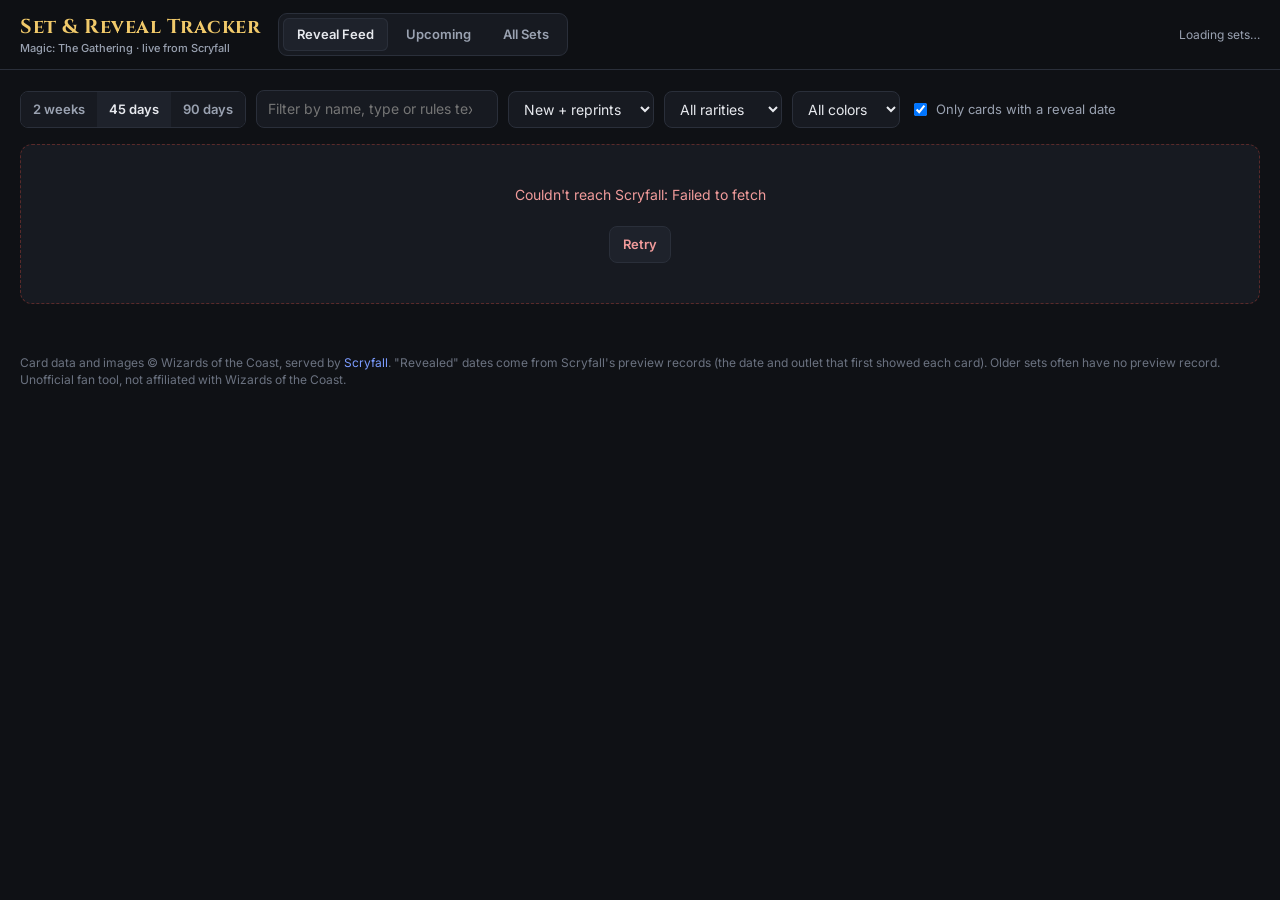
<file: mtg-tracker/index.html>
<!DOCTYPE html>
<html lang="en">
<head>
<meta charset="UTF-8">
<meta name="viewport" content="width=device-width, initial-scale=1">
<title>MTG Set & Reveal Tracker</title>
<link rel="preconnect" href="https://fonts.googleapis.com">
<link rel="preconnect" href="https://fonts.gstatic.com" crossorigin>
<link href="https://fonts.googleapis.com/css2?family=Cinzel:wght@600;700&family=Inter:wght@400;500;600;700&display=swap" rel="stylesheet">
<style>
  :root{
    --bg:#0f1115; --panel:#171a21; --panel2:#1e222b; --line:#2a2f3a;
    --text:#e7e9ee; --muted:#9aa2b1; --dim:#6b7280;
    --gold:#d4a84b; --gold2:#f0c96a; --accent:#7c9cff;
    --common:#c9ccd2; --uncommon:#a9c4d6; --rare:#e3c26c; --mythic:#f07a3a; --special:#b48ef0;
    --ok:#59c48a; --warn:#e8b04a;
    --radius:10px;
  }
  *{box-sizing:border-box}
  html,body{margin:0;background:var(--bg);color:var(--text);font:14px/1.45 Inter,system-ui,sans-serif}
  a{color:var(--accent);text-decoration:none} a:hover{text-decoration:underline}
  button{font:inherit;color:inherit;cursor:pointer}
  header.top{position:sticky;top:0;z-index:20;background:rgba(15,17,21,.92);backdrop-filter:blur(8px);border-bottom:1px solid var(--line)}
  .topin{max-width:1500px;margin:0 auto;display:flex;align-items:center;gap:18px;padding:12px 20px}
  .brand{font-family:Cinzel,serif;font-weight:700;font-size:20px;letter-spacing:.5px;color:var(--gold2);white-space:nowrap}
  .brand small{display:block;font-family:Inter;font-weight:500;font-size:11px;color:var(--muted);letter-spacing:0}
  nav.tabs{display:flex;gap:4px;background:var(--panel);padding:4px;border-radius:9px;border:1px solid var(--line)}
  nav.tabs a{padding:7px 14px;border-radius:6px;color:var(--muted);font-weight:600;font-size:13px}
  nav.tabs a.on{background:var(--panel2);color:var(--text);box-shadow:inset 0 0 0 1px var(--line)}
  nav.tabs a:hover{text-decoration:none;color:var(--text)}
  .spacer{flex:1}
  .status{font-size:12px;color:var(--muted)}
  main{max-width:1500px;margin:0 auto;padding:20px}
  .controls{display:flex;flex-wrap:wrap;gap:10px;align-items:center;margin-bottom:16px}
  input[type=search],select{background:var(--panel);border:1px solid var(--line);color:var(--text);border-radius:8px;padding:8px 11px;font:inherit;outline:none}
  input[type=search]{min-width:240px}
  input[type=search]:focus,select:focus{border-color:var(--accent)}
  .chk{display:flex;align-items:center;gap:6px;color:var(--muted);font-size:13px;user-select:none}
  .btn{background:var(--panel2);border:1px solid var(--line);border-radius:8px;padding:8px 13px;font-weight:600;font-size:13px}
  .btn:hover{border-color:var(--gold)}
  .btn.primary{background:var(--gold);color:#1a1405;border-color:var(--gold)}
  .seg{display:inline-flex;border:1px solid var(--line);border-radius:8px;overflow:hidden}
  .seg button{background:var(--panel);border:0;padding:8px 12px;font-size:13px;color:var(--muted);font-weight:600}
  .seg button.on{background:var(--panel2);color:var(--text)}
  h2.sec{font-family:Cinzel,serif;font-size:17px;color:var(--gold2);margin:26px 0 10px;display:flex;align-items:baseline;gap:10px}
  h2.sec .n{font-family:Inter;font-size:12px;color:var(--dim);font-weight:500}

  /* set list */
  .setgrid{display:grid;grid-template-columns:repeat(auto-fill,minmax(320px,1fr));gap:10px}
  .setcard{display:flex;gap:12px;align-items:center;background:var(--panel);border:1px solid var(--line);border-radius:var(--radius);padding:12px 14px;cursor:pointer;transition:border-color .15s,transform .15s}
  .setcard:hover{border-color:var(--gold);transform:translateY(-1px)}
  .seticon{width:34px;height:34px;flex:none;display:grid;place-items:center;background:#e9e3d3;border-radius:8px;padding:5px}
  .seticon img{width:100%;height:100%;object-fit:contain}
  .setmeta{min-width:0;flex:1}
  .setname{font-weight:600;white-space:nowrap;overflow:hidden;text-overflow:ellipsis}
  .setsub{font-size:12px;color:var(--muted);display:flex;gap:8px;flex-wrap:wrap}
  .code{font-family:ui-monospace,Menlo,monospace;font-size:11px;color:var(--dim);text-transform:uppercase}
  .pill{display:inline-block;font-size:11px;font-weight:600;padding:2px 8px;border-radius:99px;background:var(--panel2);border:1px solid var(--line);color:var(--muted);white-space:nowrap}
  .pill.up{color:var(--gold2);border-color:rgba(212,168,75,.5);background:rgba(212,168,75,.08)}
  .pill.new{color:var(--ok);border-color:rgba(89,196,138,.45);background:rgba(89,196,138,.08)}
  .right{text-align:right;flex:none}
  .date{font-weight:600;font-size:13px}

  /* set header */
  .sethead{display:flex;gap:18px;align-items:center;background:linear-gradient(135deg,#1d2029,#16181f);border:1px solid var(--line);border-radius:14px;padding:18px 20px;margin-bottom:16px;flex-wrap:wrap}
  .sethead .seticon{width:58px;height:58px;padding:8px;border-radius:12px}
  .sethead h1{font-family:Cinzel,serif;margin:0;font-size:24px;color:var(--gold2)}
  .stats{display:flex;gap:22px;flex-wrap:wrap;margin-top:8px}
  .stat b{display:block;font-size:16px}
  .stat span{font-size:11px;color:var(--muted);text-transform:uppercase;letter-spacing:.5px}
  .bar{height:6px;background:var(--panel2);border-radius:99px;overflow:hidden;margin-top:6px;width:200px}
  .bar i{display:block;height:100%;background:linear-gradient(90deg,var(--gold),var(--gold2))}

  /* card grid */
  .daygroup{margin-bottom:8px}
  .dayhead{position:sticky;top:61px;z-index:5;background:var(--bg);padding:12px 0 8px;display:flex;align-items:baseline;gap:10px;border-bottom:1px solid var(--line);margin-bottom:12px}
  .dayhead h3{margin:0;font-size:15px;font-weight:700}
  .dayhead .rel{font-size:12px;color:var(--gold2);font-weight:600}
  .dayhead .cnt{font-size:12px;color:var(--dim);margin-left:auto}
  .cards{display:grid;grid-template-columns:repeat(auto-fill,minmax(178px,1fr));gap:14px}
  .card{background:var(--panel);border:1px solid var(--line);border-radius:12px;overflow:hidden;cursor:pointer;transition:transform .15s,border-color .15s;display:flex;flex-direction:column}
  .card:hover{transform:translateY(-2px);border-color:var(--gold)}
  .imgwrap{aspect-ratio:488/680;background:#0b0c10;position:relative}
  .imgwrap img{width:100%;height:100%;object-fit:cover;display:block}
  .imgwrap .ph{position:absolute;inset:0;display:grid;place-items:center;color:var(--dim);font-size:12px;padding:10px;text-align:center}
  .cinfo{padding:8px 10px 10px;display:flex;flex-direction:column;gap:3px}
  .cname{font-weight:600;font-size:13px;white-space:nowrap;overflow:hidden;text-overflow:ellipsis;display:flex;align-items:center;gap:6px}
  .rar{width:8px;height:8px;border-radius:50%;flex:none}
  .r-common{background:var(--common)} .r-uncommon{background:var(--uncommon)} .r-rare{background:var(--rare)} .r-mythic{background:var(--mythic)} .r-special,.r-bonus{background:var(--special)}
  .reveal{font-size:11.5px;color:var(--muted);display:flex;justify-content:space-between;gap:6px}
  .reveal .d{color:var(--gold2);font-weight:600;white-space:nowrap}
  .reveal .s{white-space:nowrap;overflow:hidden;text-overflow:ellipsis}
  .csub{font-size:11px;color:var(--dim);white-space:nowrap;overflow:hidden;text-overflow:ellipsis}

  .empty,.loading,.err{padding:40px;text-align:center;color:var(--muted);background:var(--panel);border:1px dashed var(--line);border-radius:12px}
  .err{color:#f19b9b;border-color:#5a2a2a}
  .spinner{width:26px;height:26px;border:3px solid var(--line);border-top-color:var(--gold);border-radius:50%;animation:spin 1s linear infinite;margin:0 auto 10px}
  @keyframes spin{to{transform:rotate(360deg)}}
  .more{text-align:center;margin:24px 0}

  /* modal */
  .modal{position:fixed;inset:0;background:rgba(0,0,0,.72);z-index:50;display:none;align-items:center;justify-content:center;padding:20px}
  .modal.open{display:flex}
  .mbox{background:var(--panel);border:1px solid var(--line);border-radius:16px;max-width:900px;width:100%;max-height:92vh;overflow:auto;display:grid;grid-template-columns:minmax(240px,340px) 1fr;gap:22px;padding:22px;position:relative}
  .mbox .x{position:absolute;top:10px;right:12px;background:none;border:0;font-size:22px;color:var(--muted)}
  .mimgs{display:flex;flex-direction:column;gap:10px}
  .mimgs img{width:100%;border-radius:14px;display:block}
  .mtitle{font-family:Cinzel,serif;font-size:21px;color:var(--gold2);margin:0 26px 4px 0;display:flex;align-items:center;gap:10px;flex-wrap:wrap}
  .mana{display:inline-flex;gap:2px;vertical-align:middle}
  .mana img{width:17px;height:17px}
  .tline{color:var(--muted);margin-bottom:10px}
  .otext{background:var(--panel2);border:1px solid var(--line);border-radius:10px;padding:12px 14px;white-space:pre-wrap;margin-bottom:8px}
  .otext img{width:15px;height:15px;vertical-align:-2px}
  .flavor{font-style:italic;color:var(--muted);margin:6px 0 12px}
  .kv{display:grid;grid-template-columns:130px 1fr;gap:6px 12px;font-size:13px;margin-top:12px}
  .kv dt{color:var(--dim)} .kv dd{margin:0}
  .revealbox{background:rgba(212,168,75,.08);border:1px solid rgba(212,168,75,.35);border-radius:10px;padding:12px 14px;margin:12px 0}
  .revealbox b{color:var(--gold2)}
  .badge{position:absolute;top:8px;left:8px;font-size:10.5px;font-weight:700;letter-spacing:.4px;text-transform:uppercase;padding:3px 8px;border-radius:99px;box-shadow:0 2px 6px rgba(0,0,0,.5)}
  .badge.reprint{background:#2b3446;color:#cfd8ea;border:1px solid #4a566b}
  .badge.newc{background:#1f3a2c;color:#7fe0a8;border:1px solid #3d7a57}
  .badge.alt{left:auto;right:8px;background:#3a2f14;color:var(--gold2);border:1px solid rgba(212,168,75,.6)}
  .card.multi{box-shadow:4px 4px 0 -1px var(--panel2),4px 4px 0 0 var(--line),8px 8px 0 -1px var(--panel2),8px 8px 0 0 var(--line)}
  .pstrip{grid-column:1/-1;display:flex;align-items:center;gap:10px;border-bottom:1px solid var(--line);padding-bottom:14px;margin-right:24px}
  .pstrip .lbl{font-size:12px;color:var(--muted);white-space:nowrap}
  .pthumbs{display:flex;gap:8px;overflow-x:auto;padding:2px;flex:1}
  .pthumb{flex:none;width:74px;background:none;border:2px solid transparent;border-radius:8px;padding:0;text-align:center;opacity:.7}
  .pthumb img{width:100%;border-radius:5px;display:block}
  .pthumb span{display:block;font-size:10px;color:var(--muted);line-height:1.2;margin-top:3px;white-space:normal}
  .pthumb.on{border-color:var(--gold);opacity:1}
  .pthumb:hover{opacity:1}
  .navbtn{flex:none;width:34px;height:34px;border-radius:50%;background:var(--panel2);border:1px solid var(--line);font-size:18px;line-height:1}
  .navbtn:hover{border-color:var(--gold)}
  .navbtn:disabled{opacity:.3;cursor:default}
  .vlabel{font-size:12px;font-weight:600;color:var(--gold2);background:rgba(212,168,75,.1);border:1px solid rgba(212,168,75,.35);border-radius:99px;padding:2px 10px;display:inline-block;margin-bottom:8px}
  .printbox{background:var(--panel2);border:1px solid var(--line);border-radius:10px;padding:12px 14px;margin:12px 0}
  .printbox .hd{display:flex;align-items:center;gap:8px;margin-bottom:6px;font-weight:600}
  .printbox .plist{display:flex;flex-wrap:wrap;gap:6px;margin-top:8px}
  .printbox .plist a.pill:hover{text-decoration:none;border-color:var(--gold)}
  footer{max-width:1500px;margin:30px auto;padding:0 20px 30px;color:var(--dim);font-size:12px}
  @media (max-width:720px){
    .topin{flex-wrap:wrap;gap:10px}
    .mbox{grid-template-columns:1fr}
    .cards{grid-template-columns:repeat(auto-fill,minmax(140px,1fr))}
    .dayhead{top:105px}
    input[type=search]{min-width:0;flex:1}
  }
</style>
</head>
<body>
<header class="top">
  <div class="topin">
    <div class="brand">Set &amp; Reveal Tracker<small>Magic: The Gathering · live from Scryfall</small></div>
    <nav class="tabs">
      <a href="#feed" data-v="feed">Reveal Feed</a>
      <a href="#upcoming" data-v="upcoming">Upcoming</a>
      <a href="#sets" data-v="sets">All Sets</a>
    </nav>
    <div class="spacer"></div>
    <div class="status" id="status"></div>
  </div>
</header>

<main id="app"></main>

<div class="modal" id="modal"><div class="mbox" id="mbox"></div></div>

<footer>
  Card data and images © Wizards of the Coast, served by <a href="https://scryfall.com" target="_blank" rel="noopener">Scryfall</a>.
  "Revealed" dates come from Scryfall's preview records (the date and outlet that first showed each card). Older sets often have no preview record.
  Unofficial fan tool, not affiliated with Wizards of the Coast.
</footer>

<script>
(() => {
const API = 'https://api.scryfall.com';
const $ = (s, el=document) => el.querySelector(s);
const app = $('#app');
const statusEl = $('#status');
const TODAY = isoDate(new Date());

const SET_TYPES = {
  expansion:'Expansion', core:'Core', masters:'Masters', draft_innovation:'Draft Innovation',
  commander:'Commander', alchemy:'Alchemy', funny:'Un-set', starter:'Starter', box:'Box set',
  duel_deck:'Duel Deck', from_the_vault:'From the Vault', premium_deck:'Premium Deck',
  masterpiece:'Masterpiece', arsenal:'Arsenal', spellbook:'Spellbook', planechase:'Planechase',
  archenemy:'Archenemy', vanguard:'Vanguard', promo:'Promo', token:'Token', memorabilia:'Memorabilia',
  treasure_chest:'Treasure Chest', minigame:'Minigame', eternal:'Eternal'
};
const MAIN_TYPES = ['expansion','core','masters','draft_innovation','commander','funny','eternal','starter','box'];

/* ---------- utilities ---------- */
function isoDate(d){ const z=n=>String(n).padStart(2,'0'); return `${d.getFullYear()}-${z(d.getMonth()+1)}-${z(d.getDate())}`; }
function parseISO(s){ const [y,m,d]=s.split('-').map(Number); return new Date(y,m-1,d); }
function daysBetween(a,b){ return Math.round((parseISO(b)-parseISO(a))/86400000); }
function fmtDate(s, opts={month:'short',day:'numeric',year:'numeric'}){ return s ? parseISO(s).toLocaleDateString(undefined,opts) : '—'; }
function fmtLong(s){ return fmtDate(s,{weekday:'short',month:'short',day:'numeric',year:'numeric'}); }
function relDay(s){
  const n = daysBetween(TODAY, s);
  if (n===0) return 'Today'; if (n===-1) return 'Yesterday'; if (n===1) return 'Tomorrow';
  if (n<0) return `${-n} days ago`; return `in ${n} days`;
}
function esc(s){ return String(s??'').replace(/[&<>"']/g,c=>({'&':'&amp;','<':'&lt;','>':'&gt;','"':'&quot;',"'":'&#39;'}[c])); }
const sleep = ms => new Promise(r=>setTimeout(r,ms));
function setStatus(t){ statusEl.textContent = t||''; }

let lastReq = 0;
async function api(url){
  // Scryfall asks for 50–100ms between requests
  const wait = 110 - (Date.now()-lastReq); if (wait>0) await sleep(wait);
  lastReq = Date.now();
  const r = await fetch(url.startsWith('http')?url:API+url, {headers:{Accept:'application/json'}});
  const j = await r.json().catch(()=>null);
  if (!r.ok){
    if (r.status===404 && j && j.object==='error') return {object:'list',data:[],has_more:false,total_cards:0};
    throw new Error((j&&j.details)||`HTTP ${r.status}`);
  }
  return j;
}
function cacheGet(k, maxAgeMs){
  try{ const v=JSON.parse(localStorage.getItem(k)); if(v && Date.now()-v.t<maxAgeMs) return v.d; }catch(e){}
  return null;
}
function cacheSet(k,d){ try{ localStorage.setItem(k, JSON.stringify({t:Date.now(),d})); }catch(e){} }

function cardImg(c, size='normal'){
  if (c.image_uris) return c.image_uris[size];
  if (c.card_faces && c.card_faces[0].image_uris) return c.card_faces[0].image_uris[size];
  return null;
}
function revealDate(c){ return c.preview && c.preview.previewed_at || null; }
function manaHTML(cost){
  if (!cost) return '';
  return '<span class="mana">' + cost.replace(/\{([^}]+)\}/g,(m,s)=>{
    const f = s.replace(/\//g,'').toUpperCase();
    return `<img src="https://svgs.scryfall.io/card-symbols/${encodeURIComponent(f)}.svg" alt="{${esc(s)}}" title="{${esc(s)}}">`;
  }) + '</span>';
}
function symbolize(text){
  return esc(text).replace(/\{([^}]+)\}/g,(m,s)=>{
    const f=s.replace(/\//g,'').toUpperCase();
    return `<img src="https://svgs.scryfall.io/card-symbols/${encodeURIComponent(f)}.svg" alt="{${esc(s)}}">`;
  });
}

/* ---------- data: sets ---------- */
let SETS = null;
async function loadSets(){
  if (SETS) return SETS;
  const cached = cacheGet('mtgtrk_sets', 6*3600e3);
  if (cached){ SETS = cached; return SETS; }
  setStatus('Loading sets…');
  const j = await api('/sets');
  SETS = j.data.map(s=>({
    code:s.code, name:s.name, type:s.set_type, released:s.released_at||null, count:s.card_count,
    icon:s.icon_svg_uri, parent:s.parent_set_code||null, digital:s.digital, block:s.block||null,
    uri:s.scryfall_uri
  }));
  cacheSet('mtgtrk_sets', SETS);
  setStatus('');
  return SETS;
}
const setByCode = code => (SETS||[]).find(s=>s.code===code);

/* ---------- data: cards (paged search) ---------- */
async function searchAll(q, {order='spoiled', dir='desc', maxPages=Infinity, onPage}={}){
  let url = `/cards/search?q=${encodeURIComponent(q)}&order=${order}&dir=${dir}&unique=prints&include_extras=true&include_variations=true`;
  const all = []; let page=0, total=0, hasMore=false, next=null;
  while (url && page < maxPages){
    const j = await api(url);
    all.push(...j.data); total = j.total_cards||all.length; page++;
    hasMore = !!j.has_more; next = j.next_page || null;
    onPage && onPage(all.length, total);
    url = hasMore ? next : null;
  }
  return {cards:all, total, next: hasMore ? next : null};
}

/* ---------- rendering helpers ---------- */
function loadingHTML(t='Loading…'){ return `<div class="loading"><div class="spinner"></div>${esc(t)}</div>`; }
function errHTML(e){ return `<div class="err">Couldn't reach Scryfall: ${esc(e.message||e)}<br><br><button class="btn" onclick="location.reload()">Retry</button></div>`; }

function setIcon(s){ return `<div class="seticon">${s&&s.icon?`<img src="${esc(s.icon)}" alt="" loading="lazy">`:''}</div>`; }

function setCardHTML(s){
  const n = s.released ? daysBetween(TODAY, s.released) : null;
  let pill = '';
  if (n!==null && n>0) pill = `<span class="pill up">in ${n} day${n===1?'':'s'}</span>`;
  else if (n!==null && n>-30) pill = `<span class="pill new">New</span>`;
  return `<div class="setcard" data-set="${esc(s.code)}">
    ${setIcon(s)}
    <div class="setmeta">
      <div class="setname">${esc(s.name)}</div>
      <div class="setsub"><span class="code">${esc(s.code)}</span><span>${esc(SET_TYPES[s.type]||s.type)}</span><span>${s.count} cards</span>${s.digital?'<span>Digital</span>':''}</div>
    </div>
    <div class="right"><div class="date">${fmtDate(s.released)}</div>${pill}</div>
  </div>`;
}

function cardHTML(e, {showSet=false}={}){
  const c = e.primary;
  const img = cardImg(c,'normal');
  const rd = e.reveal;
  const srcCard = e.prints.find(p=>revealDate(p)===rd) || c;
  const src = srcCard.preview && srcCard.preview.source;
  const alts = e.prints.length-1;
  return `<div class="card${alts?' multi':''}" data-id="${esc(c.id)}">
    <div class="imgwrap">${img?`<img src="${esc(img)}" alt="${esc(c.name)}" loading="lazy">`:`<div class="ph">${esc(c.name)}</div>`}${e.reprint?`<span class="badge reprint" title="This card has been printed before">Reprint</span>`:`<span class="badge newc" title="First time this card has been printed">New</span>`}${alts?`<span class="badge alt" title="${esc(e.prints.slice(1).map(printLabel).join(', '))}">+${alts} alt art${alts===1?'':'s'}</span>`:''}</div>
    <div class="cinfo">
      <div class="cname"><span class="rar r-${esc(c.rarity)}" title="${esc(c.rarity)}"></span>${esc(c.name)}</div>
      ${showSet?`<div class="csub">${esc(c.set_name)} · #${esc(c.collector_number)}</div>`:`<div class="csub">#${esc(c.collector_number)} · ${esc(c.type_line||'')}</div>`}
      <div class="reveal">${rd?`<span class="d">${fmtDate(rd,{month:'short',day:'numeric'})}</span><span class="s" title="${esc(src||'')}">${esc(src||'')}</span>`:`<span class="s">No reveal record</span>`}</div>
    </div>
  </div>`;
}

const CARD_INDEX = new Map();
function indexCards(cards){ cards.forEach(c=>CARD_INDEX.set(c.id,c)); }

/* Combine printings of the same card within the same set (alt arts) */
const GROUP_OF = new Map();   // any printing id -> ordered printings in that set
const cnNum = c => parseInt(c.collector_number)||0;
const cmpCN = (a,b) => cnNum(a)-cnNum(b) || String(a.collector_number).localeCompare(String(b.collector_number));
function isPlain(c){
  return c.border_color!=='borderless' && !c.full_art && !(c.promo_types||[]).length
    && !(c.frame_effects||[]).some(f=>['showcase','extendedart','inverted','etched'].includes(f));
}
function bundle(cards){
  const m = new Map(), order = [];
  for (const c of cards){
    const k = c.set + '|' + (c.oracle_id || c.name);
    if (!m.has(k)){ m.set(k, []); order.push(k); }
    m.get(k).push(c);
  }
  return order.map(k=>{
    const sorted = m.get(k).sort(cmpCN);
    const primary = sorted.find(isPlain) || sorted[0];
    const prints = [primary, ...sorted.filter(p=>p!==primary)];
    prints.forEach(p=>GROUP_OF.set(p.id, prints));
    const dates = prints.map(revealDate).filter(Boolean).sort();
    return { primary, prints, reveal: dates[0]||null, reprint: prints.every(p=>p.reprint) };
  });
}
const PROMO_LABELS = {serialized:'Serialized',textured:'Textured',galaxyfoil:'Galaxy Foil',surgefoil:'Surge Foil',halofoil:'Halo Foil',
  raisedfoil:'Raised Foil',confettifoil:'Confetti Foil',doublerainbow:'Double Rainbow',stepandcompleat:'Step-and-Compleat',fracturefoil:'Fracture Foil',
  manafoil:'Mana Foil',rainbowfoil:'Rainbow Foil',oilslick:'Oil Slick',neonink:'Neon Ink',prerelease:'Prerelease',buyabox:'Buy-a-Box',
  bundle:'Bundle',promopack:'Promo Pack',datestamped:'Date-stamped',stamped:'Stamped',japanshowcase:'Japan Showcase',poster:'Poster',
  firstplacefoil:'First Place Foil',dossier:'Dossier',ripplefoil:'Ripple Foil',dragonscalefoil:'Dragonscale Foil',singularityfoil:'Singularity Foil'};
function printLabel(c){
  const L = [], fe = c.frame_effects||[];
  if (c.border_color==='borderless') L.push('Borderless');
  if (fe.includes('showcase')) L.push('Showcase');
  if (fe.includes('extendedart')) L.push('Extended Art');
  if (c.full_art && c.border_color!=='borderless') L.push('Full Art');
  if (fe.includes('inverted')) L.push('Inverted');
  if (fe.includes('etched') || ((c.finishes||[]).length===1 && c.finishes[0]==='etched')) L.push('Foil Etched');
  (c.promo_types||[]).forEach(t=>{ if (PROMO_LABELS[t] && !L.includes(PROMO_LABELS[t])) L.push(PROMO_LABELS[t]); });
  if (c.variation && !L.length) L.push('Variant');
  return L.length ? L.join(' · ') : 'Regular';
}

function groupByReveal(entries){
  const groups = new Map();
  for (const e of entries){
    const k = e.reveal || 'none';
    if (!groups.has(k)) groups.set(k, []);
    groups.get(k).push(e);
  }
  const keys = [...groups.keys()].filter(k=>k!=='none').sort().reverse();
  if (groups.has('none')) keys.push('none');
  return keys.map(k=>({key:k, cards:groups.get(k)}));
}

function dayGroupsHTML(groups, opts){
  return groups.map(g=>`<section class="daygroup">
    <div class="dayhead">
      <h3>${g.key==='none'?'No reveal date recorded':fmtLong(g.key)}</h3>
      ${g.key!=='none'?`<span class="rel">${relDay(g.key)}</span>`:''}
      <span class="cnt">${g.cards.length} card${g.cards.length===1?'':'s'}${(()=>{const r=g.cards.filter(e=>e.reprint).length;return ` · ${g.cards.length-r} new · ${r} reprint${r===1?'':'s'}`;})()}</span>
    </div>
    <div class="cards">${g.cards.map(e=>cardHTML(e,opts)).join('')}</div>
  </section>`).join('');
}

function filterCards(cards, f){
  const q = (f.q||'').toLowerCase().trim();
  return cards.filter(c=>{
    if (f.rarity && f.rarity!=='all' && c.rarity!==f.rarity) return false;
    if (f.print==='new' && c.reprint) return false;
    if (f.print==='reprint' && !c.reprint) return false;
    if (f.color && f.color!=='all'){
      const ci = c.color_identity||[];
      if (f.color==='C'){ if (ci.length) return false; }
      else if (f.color==='M'){ if (ci.length<2) return false; }
      else if (!ci.includes(f.color)) return false;
    }
    if (q){
      const hay = (c.name+' '+(c.type_line||'')+' '+(c.oracle_text||(c.card_faces||[]).map(x=>x.oracle_text).join(' '))).toLowerCase();
      if (!hay.includes(q)) return false;
    }
    return true;
  });
}
const FILTER_CONTROLS = (f)=>`
  <input type="search" id="fq" placeholder="Filter by name, type or rules text…" value="${esc(f.q||'')}">
  <select id="fprint">${[['all','New + reprints'],['new','New cards only'],['reprint','Reprints only']].map(([v,l])=>`<option value="${v}" ${f.print===v?'selected':''}>${l}</option>`).join('')}</select>
  <select id="frar">${['all','common','uncommon','rare','mythic','special','bonus'].map(r=>`<option value="${r}" ${f.rarity===r?'selected':''}>${r==='all'?'All rarities':r[0].toUpperCase()+r.slice(1)}</option>`).join('')}</select>
  <select id="fcol">${[['all','All colors'],['W','White'],['U','Blue'],['B','Black'],['R','Red'],['G','Green'],['M','Multicolor'],['C','Colorless']].map(([v,l])=>`<option value="${v}" ${f.color===v?'selected':''}>${l}</option>`).join('')}</select>`;

function bindFilters(f, rerender){
  const deb = (fn)=>{ let t; return ()=>{ clearTimeout(t); t=setTimeout(fn,150); }; };
  $('#fq').addEventListener('input', deb(()=>{ f.q=$('#fq').value; rerender(); }));
  $('#frar').addEventListener('change', ()=>{ f.rarity=$('#frar').value; rerender(); });
  $('#fprint').addEventListener('change', ()=>{ f.print=$('#fprint').value; rerender(); });
  $('#fcol').addEventListener('change', ()=>{ f.color=$('#fcol').value; rerender(); });
}

/* ---------- views ---------- */
let viewToken = 0;

async function viewFeed(){
  const tok = ++viewToken;
  const st = { days: 45, f:{q:'',rarity:'all',color:'all',print:'all'}, hideNoDate:true, cards:[], next:null, total:0 };
  try{ const sv = JSON.parse(localStorage.getItem('mtgtrk_feed')||'null'); if (sv && sv.days) st.days=sv.days; }catch(e){}

  app.innerHTML = `
    <div class="controls">
      <div class="seg" id="win">${[[14,'2 weeks'],[45,'45 days'],[90,'90 days']].map(([d,l])=>`<button data-d="${d}" class="${st.days===d?'on':''}">${l}</button>`).join('')}</div>
      ${FILTER_CONTROLS(st.f)}
      <label class="chk"><input type="checkbox" id="hnd" checked> Only cards with a reveal date</label>
    </div>
    <div id="feedbody">${loadingHTML('Loading recent reveals…')}</div>`;

  const body = $('#feedbody');
  const render = ()=>{
    let cards = bundle(filterCards(st.cards, st.f));
    if (st.hideNoDate) cards = cards.filter(e=>e.reveal);
    if (!cards.length){ body.innerHTML = `<div class="empty">No cards match.</div>`; return; }
    body.innerHTML = `<p class="status" style="margin:0 0 4px">${st.cards.length} of ${st.total} printings released on or after ${fmtDate(cutoff())}, newest reveals first.</p>`
      + dayGroupsHTML(groupByReveal(cards), {showSet:true})
      + (st.next?`<div class="more"><button class="btn primary" id="more">Load more</button></div>`:'');
    const m=$('#more'); if(m) m.onclick=async()=>{ m.disabled=true; m.textContent='Loading…'; await fetchMore(); render(); };
  };
  const cutoff = ()=>{ const d=new Date(); d.setDate(d.getDate()-st.days); return isoDate(d); };
  const load = async (url)=>{
    const j = await api(url);
    if (tok!==viewToken) return;
    st.cards.push(...j.data); indexCards(j.data);
    st.total = j.total_cards; st.next = j.has_more ? j.next_page : null;
  };
  const start = async ()=>{
    st.cards=[]; st.next=null; body.innerHTML = loadingHTML('Loading recent reveals…');
    const q = `date>=${cutoff()} -is:digital -st:token -st:memorabilia`;
    const url = `/cards/search?q=${encodeURIComponent(q)}&order=spoiled&dir=desc&unique=prints&include_extras=true`;
    try{
      await load(url);
      // grab a couple more pages up front so the feed is substantial
      for (let i=0;i<3 && st.next && tok===viewToken;i++) await load(st.next);
      if (tok===viewToken) render();
    }catch(e){ if (tok===viewToken) body.innerHTML = errHTML(e); }
  };
  const fetchMore = async()=>{ for(let i=0;i<2 && st.next;i++) await load(st.next); };

  $('#win').addEventListener('click', e=>{
    const b=e.target.closest('button'); if(!b) return;
    st.days=+b.dataset.d; try{localStorage.setItem('mtgtrk_feed',JSON.stringify({days:st.days}))}catch(_){}
    [...$('#win').children].forEach(x=>x.classList.toggle('on',x===b)); start();
  });
  $('#hnd').addEventListener('change', e=>{ st.hideNoDate=e.target.checked; render(); });
  bindFilters(st.f, render);
  start();
}

async function viewUpcoming(){
  const tok = ++viewToken;
  app.innerHTML = loadingHTML('Loading sets…');
  try{
    const sets = await loadSets(); if (tok!==viewToken) return;
    const up = sets.filter(s=>s.released && s.released>TODAY && !s.digital).sort((a,b)=>a.released.localeCompare(b.released));
    const recent = sets.filter(s=>s.released && s.released<=TODAY && daysBetween(s.released,TODAY)<=90 && !s.digital).sort((a,b)=>b.released.localeCompare(a.released));
    const byMonth = new Map();
    up.forEach(s=>{ const k=s.released.slice(0,7); if(!byMonth.has(k)) byMonth.set(k,[]); byMonth.get(k).push(s); });
    app.innerHTML = `
      <h2 class="sec">Upcoming releases <span class="n">${up.length} sets announced on Scryfall</span></h2>
      ${up.length ? [...byMonth].map(([m,list])=>`
        <h2 class="sec" style="font-size:14px;margin-top:16px">${parseISO(m+'-01').toLocaleDateString(undefined,{month:'long',year:'numeric'})}</h2>
        <div class="setgrid">${list.map(setCardHTML).join('')}</div>`).join('') : '<div class="empty">No upcoming sets listed right now.</div>'}
      <h2 class="sec">Released in the last 90 days <span class="n">${recent.length} sets</span></h2>
      <div class="setgrid">${recent.map(setCardHTML).join('')}</div>`;
  }catch(e){ app.innerHTML = errHTML(e); }
}

async function viewSets(){
  const tok = ++viewToken;
  app.innerHTML = loadingHTML('Loading sets…');
  let sets; try{ sets = await loadSets(); }catch(e){ app.innerHTML = errHTML(e); return; }
  if (tok!==viewToken) return;
  const f = {q:'', type:'main', digital:false, year:'all'};
  try{ Object.assign(f, JSON.parse(localStorage.getItem('mtgtrk_setf')||'{}')); }catch(e){}
  const years = [...new Set(sets.map(s=>s.released&&s.released.slice(0,4)).filter(Boolean))].sort().reverse();
  app.innerHTML = `
    <div class="controls">
      <input type="search" id="sq" placeholder="Search sets by name or code…" value="${esc(f.q)}">
      <select id="stype">
        <option value="main">Main products</option><option value="all">All set types</option>
        ${Object.entries(SET_TYPES).map(([k,v])=>`<option value="${k}">${v}</option>`).join('')}
      </select>
      <select id="syear"><option value="all">All years</option>${years.map(y=>`<option>${y}</option>`).join('')}</select>
      <label class="chk"><input type="checkbox" id="sdig"> Include digital-only</label>
    </div>
    <div id="setsbody"></div>`;
  $('#stype').value=f.type; $('#syear').value=f.year; $('#sdig').checked=f.digital;
  const render = ()=>{
    try{ localStorage.setItem('mtgtrk_setf', JSON.stringify(f)); }catch(e){}
    const q=f.q.toLowerCase().trim();
    const list = sets.filter(s=>{
      if (!f.digital && s.digital) return false;
      if (f.type==='main' && !MAIN_TYPES.includes(s.type)) return false;
      if (f.type!=='main' && f.type!=='all' && s.type!==f.type) return false;
      if (f.year!=='all' && !(s.released||'').startsWith(f.year)) return false;
      if (q && !(s.name.toLowerCase().includes(q) || s.code.includes(q))) return false;
      return true;
    }).sort((a,b)=>(b.released||'').localeCompare(a.released||''));
    const byYear = new Map();
    list.forEach(s=>{ const y=(s.released||'????').slice(0,4); if(!byYear.has(y)) byYear.set(y,[]); byYear.get(y).push(s); });
    $('#setsbody').innerHTML = list.length ? [...byYear].map(([y,l])=>`
      <h2 class="sec">${y} <span class="n">${l.length} set${l.length===1?'':'s'}</span></h2>
      <div class="setgrid">${l.map(setCardHTML).join('')}</div>`).join('') : '<div class="empty">No sets match.</div>';
  };
  let t; $('#sq').addEventListener('input',()=>{ clearTimeout(t); t=setTimeout(()=>{ f.q=$('#sq').value; render(); },120); });
  $('#stype').addEventListener('change',()=>{ f.type=$('#stype').value; render(); });
  $('#syear').addEventListener('change',()=>{ f.year=$('#syear').value; render(); });
  $('#sdig').addEventListener('change',()=>{ f.digital=$('#sdig').checked; render(); });
  render();
}

async function viewSet(code){
  const tok = ++viewToken;
  app.innerHTML = loadingHTML('Loading set…');
  let s;
  try{ await loadSets(); s = setByCode(code); }catch(e){ app.innerHTML = errHTML(e); return; }
  if (!s){ app.innerHTML = `<div class="empty">Set “${esc(code)}” not found.</div>`; return; }
  const st = { group:'reveal', f:{q:'',rarity:'all',color:'all',print:'all'}, cards:[] };
  const n = s.released ? daysBetween(TODAY, s.released) : null;
  const parent = s.parent ? setByCode(s.parent) : null;
  const children = SETS.filter(x=>x.parent===s.code);

  app.innerHTML = `
    <p style="margin:0 0 12px"><a href="#sets">← All sets</a></p>
    <div class="sethead">
      ${setIcon(s)}
      <div style="flex:1;min-width:240px">
        <h1>${esc(s.name)}</h1>
        <div class="setsub"><span class="code">${esc(s.code)}</span><span>${esc(SET_TYPES[s.type]||s.type)}</span>${s.block?`<span>${esc(s.block)} block</span>`:''}
          ${parent?`<span>Part of <a href="#set-${esc(parent.code)}">${esc(parent.name)}</a></span>`:''}</div>
        <div class="stats" id="sstats">
          <div class="stat"><b>${fmtDate(s.released)}</b><span>Release date</span></div>
          <div class="stat"><b>${n===null?'—':n>0?`${n} days`:n===0?'Today':`${-n} days ago`}</b><span>${n>0?'Until release':'Since release'}</span></div>
          <div class="stat"><b>${s.count}</b><span>Cards in set</span></div>
        </div>
      </div>
      <div><a class="btn" href="${esc(s.uri)}" target="_blank" rel="noopener">View on Scryfall ↗</a></div>
    </div>
    ${children.length?`<div class="controls" style="margin-top:-4px"><span class="status">Related:</span>${children.map(c=>`<a class="pill" href="#set-${esc(c.code)}">${esc(c.name)}</a>`).join('')}</div>`:''}
    <div class="controls">
      <div class="seg" id="grp"><button data-g="reveal" class="on">By reveal date</button><button data-g="number">By collector #</button></div>
      ${FILTER_CONTROLS(st.f)}
    </div>
    <div id="setbody">${loadingHTML('Loading cards…')}</div>`;

  const body = $('#setbody');
  const render = ()=>{
    const cards = bundle(filterCards(st.cards, st.f));
    if (!st.cards.length){ body.innerHTML = `<div class="empty">No cards from this set are on Scryfall yet.</div>`; return; }
    if (!cards.length){ body.innerHTML = `<div class="empty">No cards match.</div>`; return; }
    if (st.group==='reveal'){
      body.innerHTML = dayGroupsHTML(groupByReveal(cards));
    } else {
      const sorted = [...cards].sort((a,b)=>cmpCN(a.primary,b.primary));
      body.innerHTML = `<div class="cards">${sorted.map(e=>cardHTML(e)).join('')}</div>`;
    }
  };
  $('#grp').addEventListener('click', e=>{
    const b=e.target.closest('button'); if(!b) return; st.group=b.dataset.g;
    [...$('#grp').children].forEach(x=>x.classList.toggle('on',x===b)); render();
  });
  bindFilters(st.f, render);

  try{
    const r = await searchAll(`e:${s.code}`, {onPage:(got,total)=>{ if(tok===viewToken) body.innerHTML = loadingHTML(`Loading cards… ${got} / ${total}`); }});
    if (tok!==viewToken) return;
    st.cards = r.cards; indexCards(r.cards);
    // reveal stats
    const dates = r.cards.map(revealDate).filter(Boolean).sort();
    const withDate = dates.length;
    const extra = [];
    if (dates.length){
      extra.push(`<div class="stat"><b>${fmtDate(dates[0])}</b><span>First reveal</span></div>`);
      extra.push(`<div class="stat"><b>${fmtDate(dates[dates.length-1])}</b><span>Latest reveal</span></div>`);
    }
    extra.push(`<div class="stat"><b>${r.cards.length}${s.count?` / ${s.count}`:''}</b><span>On Scryfall${n>0?' (revealed)':''}</span>
      ${s.count?`<div class="bar"><i style="width:${Math.min(100,Math.round(r.cards.length/s.count*100))}%"></i></div>`:''}</div>`);
    if (r.cards.length) extra.push(`<div class="stat"><b>${withDate}</b><span>With reveal date</span></div>`);
    if (r.cards.length){ const ents=bundle(r.cards); const rp=ents.filter(e=>e.reprint).length;
      extra.push(`<div class="stat"><b>${ents.length}</b><span>Unique cards</span></div>`);
      extra.push(`<div class="stat"><b>${ents.length-rp}</b><span>New cards</span></div>`);
      extra.push(`<div class="stat"><b>${rp}</b><span>Reprints</span></div>`);
      extra.push(`<div class="stat"><b>${r.cards.length-ents.length}</b><span>Alt-art printings</span></div>`); }
    $('#sstats').insertAdjacentHTML('beforeend', extra.join(''));
    if (!withDate) { st.group='number'; [...$('#grp').children].forEach(x=>x.classList.toggle('on',x.dataset.g==='number')); }
    render();
  }catch(e){ if (tok===viewToken) body.innerHTML = errHTML(e); }
}

/* ---------- card modal ---------- */
let MODAL_GROUP = null, MODAL_IDX = 0;
function openCard(id){
  const c = CARD_INDEX.get(id); if (!c) return;
  const group = GROUP_OF.get(id) || [c];
  const gi = Math.max(0, group.indexOf(c));
  MODAL_GROUP = group; MODAL_IDX = gi;
  const groupReprint = group.every(p=>p.reprint);
  const faces = c.card_faces && c.card_faces.length ? c.card_faces : [c];
  const imgs = (c.image_uris ? [c.image_uris.large] : faces.map(f=>f.image_uris&&f.image_uris.large)).filter(Boolean);
  const rd = revealDate(c);
  const p = c.preview||{};
  const set = setByCode(c.set);
  const price = c.prices && (c.prices.usd ? `$${c.prices.usd}` : c.prices.usd_foil ? `$${c.prices.usd_foil} (foil)` : null);
  $('#mbox').innerHTML = `
    <button class="x" aria-label="Close">×</button>
    ${group.length>1?`<div class="pstrip">
      <button class="navbtn" data-nav="-1" ${gi===0?'disabled':''} aria-label="Previous printing">‹</button>
      <div class="pthumbs">${group.map((g,i)=>`<button class="pthumb${i===gi?' on':''}" data-pid="${esc(g.id)}" title="${esc(printLabel(g))} · #${esc(g.collector_number)}">
        ${cardImg(g,'small')?`<img src="${esc(cardImg(g,'small'))}" alt="" loading="lazy">`:''}<span>${esc(printLabel(g))}</span></button>`).join('')}</div>
      <button class="navbtn" data-nav="1" ${gi===group.length-1?'disabled':''} aria-label="Next printing">›</button>
      <span class="lbl">${gi+1} / ${group.length}</span>
    </div>`:''}
    <div class="mimgs">${imgs.map(u=>`<img src="${esc(u)}" alt="${esc(c.name)}">`).join('') || `<div class="empty">No image yet</div>`}</div>
    <div>
      <span class="vlabel">${esc(printLabel(c))} · #${esc(c.collector_number)}</span>
      ${faces.map((f,i)=>`
        <h2 class="mtitle">${esc(f.name)} ${manaHTML(f.mana_cost)}</h2>
        <div class="tline">${esc(f.type_line||'')}${f.power!=null?` · ${esc(f.power)}/${esc(f.toughness)}`:''}${f.loyalty!=null?` · Loyalty ${esc(f.loyalty)}`:''}</div>
        ${f.oracle_text?`<div class="otext">${symbolize(f.oracle_text)}</div>`:''}
        ${f.flavor_text?`<div class="flavor">${esc(f.flavor_text)}</div>`:''}
      `).join('')}
      <div class="revealbox">
        ${rd ? `<div><b>Revealed ${fmtLong(rd)}</b> <span class="status">(${relDay(rd)})</span></div>
          ${p.source?`<div>Source: ${p.source_uri?`<a href="${esc(p.source_uri)}" target="_blank" rel="noopener">${esc(p.source)} ↗</a>`:esc(p.source)}</div>`:''}`
          : `<div>No reveal record on Scryfall for this printing.</div>`}
      </div>
      <div class="printbox" id="printbox">
        <div class="hd">${groupReprint?'<span class="badge reprint" style="position:static">Reprint</span> Printed before':'<span class="badge newc" style="position:static">New</span> First printing of this card'}</div>
        <div class="status" id="printhist">Loading printing history…</div>
      </div>
      <dl class="kv">
        <dt>Set</dt><dd>${set?`<a href="#set-${esc(set.code)}">${esc(c.set_name)}</a>`:esc(c.set_name)} <span class="code">${esc(c.set)}</span></dd>
        <dt>Set release</dt><dd>${fmtDate(c.released_at)}${c.released_at>TODAY?` <span class="pill up">${relDay(c.released_at)}</span>`:''}</dd>
        <dt>Collector #</dt><dd>${esc(c.collector_number)}</dd>
        <dt>Rarity</dt><dd style="text-transform:capitalize">${esc(c.rarity)}</dd>
        <dt>Artist</dt><dd>${esc(c.artist||'—')}</dd>
        ${price?`<dt>Price</dt><dd>${esc(price)}</dd>`:''}
        <dt>Links</dt><dd><a href="${esc(c.scryfall_uri)}" target="_blank" rel="noopener">Scryfall ↗</a></dd>
      </dl>
    </div>`;
  $('#modal').classList.add('open');
  $('#mbox .x').onclick = closeCard;
  $('#mbox').querySelectorAll('.pthumb').forEach(b=>b.onclick=()=>openCard(b.dataset.pid));
  $('#mbox').querySelectorAll('.navbtn').forEach(b=>b.onclick=()=>stepPrint(+b.dataset.nav));
  if (group.length>1) { const on=$('#mbox .pthumb.on'); on && on.scrollIntoView && on.scrollIntoView({block:'nearest',inline:'nearest'}); }
  loadPrintHistory({...c, reprint: groupReprint});
}

const PRINT_CACHE = new Map();
async function loadPrintHistory(c){
  const el = () => document.getElementById('printhist');
  const key = c.oracle_id || c.name;
  try{
    let res = PRINT_CACHE.get(key);
    if (!res){
      const base = c.prints_search_uri || `${API}/cards/search?q=${encodeURIComponent('!"'+c.name+'"')}&unique=prints`;
      const u = new URL(base);
      u.searchParams.set('order','released'); u.searchParams.set('dir','asc'); u.searchParams.set('include_extras','true');
      const j = await api(u.toString());
      res = {total: j.total_cards || j.data.length, prints: j.data};
      PRINT_CACHE.set(key, res);
    }
    const box = el(); if (!box || !$('#modal').classList.contains('open')) return;
    // one entry per set, oldest first
    const seen = new Set(), sets = [];
    for (const p of res.prints){ if (!seen.has(p.set)){ seen.add(p.set); sets.push(p); } }
    const first = sets[0];
    const earlier = sets.filter(p=>p.set!==c.set && p.released_at<=c.released_at);
    if (!c.reprint || !first || first.set===c.set && earlier.length===0){
      box.innerHTML = sets.length>1
        ? `Debuted here. Since reprinted in ${sets.length-1} other set${sets.length===2?'':'s'}.`
        : `This is the only printing so far.`;
    } else {
      const shown = earlier.slice(-12).reverse();
      box.innerHTML = `
        <div>First printed in <a href="#set-${esc(first.set)}"><b style="color:var(--text)">${esc(first.set_name)}</b></a> (${fmtDate(first.released_at)})</div>
        <div>${res.total} printing${res.total===1?'':'s'} across ${sets.length} set${sets.length===1?'':'s'} · in ${earlier.length} set${earlier.length===1?'':'s'} before this one</div>
        <div class="plist">${shown.map(p=>`<a class="pill" href="#set-${esc(p.set)}" title="${esc(p.set_name)} · ${fmtDate(p.released_at)}">${esc(p.set_name)} · ${esc((p.released_at||'').slice(0,4))}</a>`).join('')}${earlier.length>12?`<span class="pill">+${earlier.length-12} more</span>`:''}</div>`;
    }
  }catch(e){ const box=el(); if (box) box.textContent = 'Printing history unavailable right now.'; }
}
function closeCard(){ $('#modal').classList.remove('open'); }
$('#modal').addEventListener('click', e=>{ if (e.target.id==='modal') closeCard(); });
function stepPrint(d){
  if (!MODAL_GROUP) return;
  const i = MODAL_IDX + d;
  if (i>=0 && i<MODAL_GROUP.length) openCard(MODAL_GROUP[i].id);
}
document.addEventListener('keydown', e=>{
  if (e.key==='Escape') closeCard();
  if (!$('#modal').classList.contains('open')) return;
  if (e.key==='ArrowRight') stepPrint(1);
  if (e.key==='ArrowLeft') stepPrint(-1);
});

/* ---------- global clicks + routing ---------- */
app.addEventListener('click', e=>{
  const card = e.target.closest('.card'); if (card){ openCard(card.dataset.id); return; }
  const sc = e.target.closest('.setcard'); if (sc){ location.hash = 'set-'+sc.dataset.set; }
});

function route(){
  closeCard();
  const h = (location.hash||'').slice(1) || 'feed';
  document.querySelectorAll('nav.tabs a').forEach(a=>a.classList.toggle('on', a.dataset.v===h || (h.startsWith('set-') && a.dataset.v==='sets')));
  window.scrollTo(0,0);
  if (h==='feed') return viewFeed();
  if (h==='upcoming') return viewUpcoming();
  if (h==='sets') return viewSets();
  if (h.startsWith('set-')) return viewSet(h.slice(4).toLowerCase());
  return viewFeed();
}
window.addEventListener('hashchange', route);
loadSets().catch(()=>{});
route();
})();
</script>
</body>
</html>
</file>
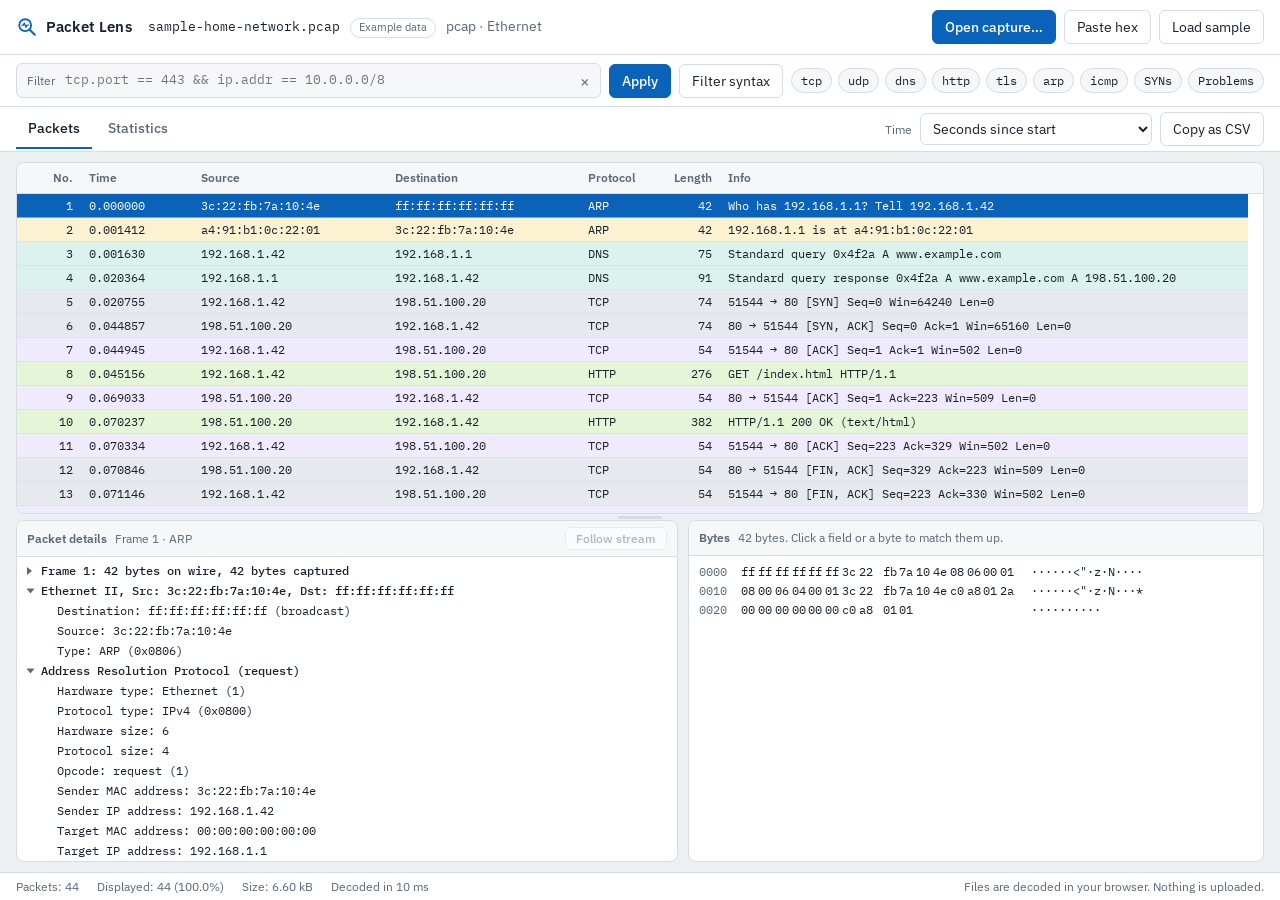
<file: packet-lens/index.html>
<!DOCTYPE html>
<html lang="en">
<head>
<meta charset="utf-8">
<meta name="viewport" content="width=device-width, initial-scale=1">
<title>Packet Lens</title>
<meta name="description" content="Open a pcap or pcapng capture and analyze it in your browser: packet list, display filters, protocol tree, hex view, TCP streams and statistics.">
<link rel="icon" href="../packet-lens.svg" type="image/svg+xml">
<link rel="preconnect" href="https://fonts.googleapis.com">
<link rel="preconnect" href="https://fonts.gstatic.com" crossorigin>
<link href="https://fonts.googleapis.com/css2?family=IBM+Plex+Mono:wght@400;500;600&family=IBM+Plex+Sans:wght@400;500;600&display=swap" rel="stylesheet">
<style>
:root{
  /* Layout: bench-instrument analyzer. Filter bar on top, packet list, then layer tree beside the byte view. */
  --bg:#edf0f3; --surface:#ffffff; --ink:#17212c; --muted:#5a6877; --line:#d5dce4; --accent:#0a63b8; --accent-ink:#ffffff;
  --hl:#ffd970; --hl-ink:#1a1400; --soft:#f5f7f9;
  --ok:#1d7a4c; --warn:#9a6100; --crit:#b42318;
  --t-tcp:#efeafc; --t-udp:#e3effc; --t-dns:#dcf2ec; --t-http:#e4f5d8; --t-tls:#f4eaf8; --t-icmp:#fce8ec; --t-arp:#fbf2d2; --t-syn:#e6e9ed; --t-bad:#fadcd9; --t-bad-ink:#7c1810; --t-other:#ffffff;
  --font-ui:"IBM Plex Sans",system-ui,-apple-system,"Segoe UI",sans-serif;
  --font-mono:"IBM Plex Mono",ui-monospace,SFMono-Regular,Menlo,Consolas,monospace;
  color-scheme:light;
}
@media (prefers-color-scheme: dark){
  :root:not([data-theme="light"]){
    --bg:#0d1217; --surface:#141a21; --ink:#dde5ed; --muted:#8a97a6; --line:#26303b; --accent:#4c9bff; --accent-ink:#04111f;
    --hl:#7a5f0e; --hl-ink:#fff6d6; --soft:#10161c;
    --ok:#5cc98f; --warn:#e3ae4f; --crit:#ff8a7a;
    --t-tcp:#1f1b30; --t-udp:#152433; --t-dns:#132c27; --t-http:#1a2b15; --t-tls:#291c2e; --t-icmp:#301a20; --t-arp:#2c2712; --t-syn:#1b2027; --t-bad:#3a1714; --t-bad-ink:#ffb3a8; --t-other:#141a21;
    color-scheme:dark;
  }
}
:root[data-theme="dark"]{
  --bg:#0d1217; --surface:#141a21; --ink:#dde5ed; --muted:#8a97a6; --line:#26303b; --accent:#4c9bff; --accent-ink:#04111f;
  --hl:#7a5f0e; --hl-ink:#fff6d6; --soft:#10161c;
  --ok:#5cc98f; --warn:#e3ae4f; --crit:#ff8a7a;
  --t-tcp:#1f1b30; --t-udp:#152433; --t-dns:#132c27; --t-http:#1a2b15; --t-tls:#291c2e; --t-icmp:#301a20; --t-arp:#2c2712; --t-syn:#1b2027; --t-bad:#3a1714; --t-bad-ink:#ffb3a8; --t-other:#141a21;
  color-scheme:dark;
}
*{box-sizing:border-box}
html,body{height:100%;margin:0}
body{background:var(--bg);color:var(--ink);font:14px/1.45 var(--font-ui);display:flex;flex-direction:column;overflow:hidden}
button,select,input,textarea{font:inherit;color:inherit}
button{cursor:pointer;border:1px solid var(--line);background:var(--surface);border-radius:6px;padding:6px 12px;white-space:nowrap}
button:hover{border-color:var(--muted)}
button.primary{background:var(--accent);border-color:var(--accent);color:var(--accent-ink);font-weight:500}
button:disabled{opacity:.45;cursor:default}
:focus-visible{outline:2px solid var(--accent);outline-offset:2px}
select{border:1px solid var(--line);background:var(--surface);border-radius:6px;padding:5px 8px}
.mono{font-family:var(--font-mono)}
.muted{color:var(--muted)}
.sr{position:absolute;width:1px;height:1px;overflow:hidden;clip:rect(0 0 0 0)}

/* top bar */
.top{display:flex;align-items:center;gap:16px;padding:10px 16px;background:var(--surface);border-bottom:1px solid var(--line);flex-wrap:wrap}
.brand{display:flex;align-items:center;gap:8px;font-weight:600;font-size:15px;letter-spacing:.01em}
.brand svg{color:var(--accent)}
.fileinfo{display:flex;align-items:baseline;gap:10px;min-width:0;flex:1}
.fileinfo #fileName{font-family:var(--font-mono);font-size:13px;overflow:hidden;text-overflow:ellipsis;white-space:nowrap}
.pill{font-size:11px;padding:1px 8px;border-radius:99px;border:1px solid var(--line);color:var(--muted);white-space:nowrap}
.actions{display:flex;gap:8px;flex-wrap:wrap}

/* filter bar */
.filterbar{display:flex;align-items:center;gap:8px;padding:8px 16px;background:var(--surface);border-bottom:1px solid var(--line);flex-wrap:wrap}
.fwrap{flex:1 1 380px;display:flex;align-items:center;border:1px solid var(--line);border-radius:6px;background:var(--soft);min-width:0}
.fwrap.ok{border-color:var(--ok)}
.fwrap.bad{border-color:var(--crit)}
.fwrap .tag{font-size:12px;color:var(--muted);padding:0 4px 0 10px;user-select:none}
#filter{flex:1;border:0;background:transparent;padding:7px 6px;font-family:var(--font-mono);font-size:13px;min-width:0;outline:none}
#fclear{border:0;background:transparent;padding:4px 10px;color:var(--muted);font-size:16px;line-height:1}
.chips{display:flex;gap:6px;flex-wrap:wrap}
.chip{font-family:var(--font-mono);font-size:12px;padding:3px 9px;border-radius:99px;background:var(--soft)}
#fmsg{font-size:12px;color:var(--muted);flex-basis:100%;min-height:0}
#fmsg.err{color:var(--crit)}
#fmsg:empty{display:none}

/* tabs */
.tabs{display:flex;align-items:center;gap:4px;padding:0 16px;background:var(--surface);border-bottom:1px solid var(--line);flex-wrap:wrap}
.tabs .tab{border:0;border-bottom:2px solid transparent;border-radius:0;background:transparent;padding:9px 12px;color:var(--muted);font-weight:500}
.tabs .tab[aria-selected="true"]{color:var(--ink);border-bottom-color:var(--accent)}
.tabs .spacer{flex:1}
.tabs .tools{display:flex;gap:8px;align-items:center;padding:5px 0}
.tabs label{font-size:12px;color:var(--muted)}

main{flex:1;min-height:0;display:flex;flex-direction:column}
.view{flex:1;min-height:0}
.view[hidden],#packetsView[hidden]{display:none}

/* packets view */
#packetsView{display:grid;grid-template-rows:var(--split,1fr) 6px minmax(160px,1fr);padding:10px 16px 0;gap:0}
.pane{background:var(--surface);border:1px solid var(--line);border-radius:8px;display:flex;flex-direction:column;min-height:0;overflow:hidden}
.cols{--cols:64px 112px minmax(110px,1.1fr) minmax(110px,1.1fr) 76px 64px minmax(160px,3fr)}
.lhead,.row{display:grid;grid-template-columns:var(--cols);align-items:center;font-size:12.5px}
.lhead{font-weight:600;color:var(--muted);font-size:12px;border-bottom:1px solid var(--line);background:var(--soft);overflow:hidden;scrollbar-gutter:stable}
.lhead span{padding:6px 8px;white-space:nowrap}
#list{position:relative;overflow:auto;flex:1;min-height:0;scrollbar-gutter:stable;outline:none}
#list:focus-visible{box-shadow:inset 0 0 0 2px var(--accent)}
#rows{position:absolute;inset:0 0 auto 0}
.row{position:absolute;left:0;right:0;height:24px;font-family:var(--font-mono);font-size:12px;cursor:default;border-bottom:1px solid color-mix(in srgb,var(--line) 55%,transparent);font-variant-numeric:tabular-nums}
.row span{padding:0 8px;white-space:nowrap;overflow:hidden;text-overflow:ellipsis}
.c-no,.c-len{text-align:right}
.r-tcp{background:var(--t-tcp)}.r-udp{background:var(--t-udp)}.r-dns{background:var(--t-dns)}.r-http{background:var(--t-http)}.r-tls{background:var(--t-tls)}
.r-icmp{background:var(--t-icmp)}.r-arp{background:var(--t-arp)}.r-syn{background:var(--t-syn)}.r-bad{background:var(--t-bad);color:var(--t-bad-ink)}.r-other{background:var(--t-other)}
.row:hover{filter:brightness(.97)}
.row.sel{background:var(--accent);color:var(--accent-ink);filter:none}
.nomatch{padding:24px;color:var(--muted);font-family:var(--font-ui)}
.split{cursor:row-resize;display:flex;align-items:center;justify-content:center}
.split::before{content:"";width:44px;height:3px;border-radius:2px;background:var(--line)}
.split:hover::before{background:var(--muted)}
.lower{display:grid;grid-template-columns:minmax(0,1.15fr) minmax(0,1fr);gap:10px;min-height:0;padding-bottom:10px}
.panehead{display:flex;align-items:center;gap:8px;padding:6px 10px;border-bottom:1px solid var(--line);background:var(--soft);font-size:12px;font-weight:600;color:var(--muted);min-height:35px}
.panehead .grow{flex:1;min-width:0;font-weight:400;overflow:hidden;text-overflow:ellipsis;white-space:nowrap}
.panehead button{padding:2px 10px;font-size:12px;font-weight:500}
#tree{overflow:auto;flex:1;font-family:var(--font-mono);font-size:12px;padding:4px 0}
.tl{display:flex;align-items:flex-start;gap:4px;padding:1px 8px 1px calc(var(--d)*16px + 6px);cursor:default;border-radius:3px}
.tl:hover{background:var(--soft)}
.tl.sel{background:var(--hl);color:var(--hl-ink)}
.car,.car-sp{flex:0 0 14px;height:18px;display:inline-flex;align-items:center;justify-content:center}
.car::before{content:"";border:4px solid transparent;border-left:5px solid var(--muted);margin-left:3px;transition:transform .12s}
.tn.open>.tl>.car::before{transform:rotate(90deg);margin-left:0;margin-top:3px}
.tn:not(.open)>.tk{display:none}
.tt{white-space:pre-wrap;word-break:break-word}
.tn[data-depth="0"]>.tl{font-weight:500}
#hexdump{overflow:auto;flex:1;font-family:var(--font-mono);font-size:12px;padding:6px 10px;line-height:1.6}
.hr{display:flex;gap:14px;white-space:pre}
.ho{color:var(--muted);user-select:none}
.hx .b{display:inline-block;width:2.4ch;text-align:left;cursor:pointer}
.hx .gap{display:inline-block;width:1ch}
.ha .a{cursor:pointer}
.b.hl,.a.hl{background:var(--hl);color:var(--hl-ink)}
.hnote{color:var(--muted);padding-top:6px;font-family:var(--font-ui)}
.empty{color:var(--muted);padding:16px;font-family:var(--font-ui)}

/* stats */
#statsView{overflow:auto;padding:14px 16px 24px}
.stats-note{color:var(--muted);font-size:13px;margin:0 0 12px}
.tiles{display:grid;grid-template-columns:repeat(auto-fit,minmax(150px,1fr));gap:10px;margin-bottom:12px}
.tile{background:var(--surface);border:1px solid var(--line);border-radius:8px;padding:10px 14px}
.tile .k{font-size:12px;color:var(--muted)}
.tile .v{font-family:var(--font-mono);font-size:20px;font-weight:500;font-variant-numeric:tabular-nums}
.grid{display:grid;grid-template-columns:repeat(2,minmax(0,1fr));gap:12px}
.card{background:var(--surface);border:1px solid var(--line);border-radius:8px;padding:12px 14px;min-width:0}
.card.wide{grid-column:1/-1}
.card h3{margin:0 0 8px;font-size:13px;font-weight:600;display:flex;align-items:center;gap:8px;text-wrap:balance}
.card h3 .grow{flex:1}
.seg{display:inline-flex;border:1px solid var(--line);border-radius:6px;overflow:hidden}
.seg button{border:0;border-radius:0;padding:3px 10px;font-size:12px;background:transparent}
.seg button[aria-pressed="true"]{background:var(--accent);color:var(--accent-ink)}
.chartwrap{position:relative}
#chart{width:100%;height:220px;display:block}
.tip{position:absolute;pointer-events:none;background:var(--ink);color:var(--surface);font-size:12px;padding:4px 8px;border-radius:4px;font-family:var(--font-mono);white-space:nowrap;transform:translate(-50%,-110%)}
.hint{font-size:12px;color:var(--muted);margin:6px 0 0}
table.t{width:100%;border-collapse:collapse;font-size:12.5px}
.t th{text-align:left;font-weight:600;color:var(--muted);font-size:11.5px;padding:5px 8px;border-bottom:1px solid var(--line);white-space:nowrap}
.t td{padding:4px 8px;border-bottom:1px solid color-mix(in srgb,var(--line) 60%,transparent);font-family:var(--font-mono);font-variant-numeric:tabular-nums;white-space:nowrap;overflow:hidden;text-overflow:ellipsis;max-width:280px}
.t td.num,.t th.num{text-align:right}
.t tr.click{cursor:pointer}
.t tr.click:hover td{background:var(--soft)}
.tscroll{overflow-x:auto}
.bar{height:6px;border-radius:3px;background:var(--accent);opacity:.8;min-width:2px}
.barcell{width:30%}
.exp{display:flex;flex-direction:column;gap:6px}
.exp button{display:flex;align-items:center;gap:10px;text-align:left;width:100%;padding:7px 10px}
.exp .lbl{flex:1}
.exp .cnt{font-family:var(--font-mono)}
.sev{font-size:11px;font-weight:600;padding:1px 8px;border-radius:99px;border:1px solid currentColor;min-width:64px;text-align:center}
.sev.crit{color:var(--crit)}.sev.warn{color:var(--warn)}.sev.note{color:var(--muted)}.sev.ok{color:var(--ok)}

/* status */
.status{display:flex;gap:18px;padding:5px 16px;font-size:12px;color:var(--muted);background:var(--surface);border-top:1px solid var(--line);flex-wrap:wrap;font-variant-numeric:tabular-nums}

/* overlays */
.drop{position:fixed;inset:0;background:color-mix(in srgb,var(--accent) 18%,transparent);display:flex;align-items:center;justify-content:center;z-index:50;pointer-events:none}
.drop[hidden]{display:none}
.drop div{background:var(--surface);border:2px dashed var(--accent);border-radius:12px;padding:28px 40px;font-size:16px;font-weight:500}
.modal{position:fixed;inset:0;background:rgba(5,10,15,.5);display:flex;align-items:center;justify-content:center;z-index:60;padding:16px}
.modal[hidden]{display:none}
.mbox{background:var(--surface);border:1px solid var(--line);border-radius:10px;width:min(880px,100%);max-height:calc(100% - 32px);display:flex;flex-direction:column;box-shadow:0 20px 50px rgba(0,0,0,.3)}
.mhead{display:flex;align-items:center;padding:12px 16px;border-bottom:1px solid var(--line)}
.mhead h2{font-size:15px;margin:0;flex:1}
.mhead .x{border:0;font-size:18px;padding:2px 8px;background:transparent}
.mbody{padding:14px 16px;overflow:auto;flex:1}
.mfoot{display:flex;gap:8px;justify-content:flex-end;padding:10px 16px;border-top:1px solid var(--line);flex-wrap:wrap}
pre.stream{font-family:var(--font-mono);font-size:12px;white-space:pre-wrap;word-break:break-all;margin:0;background:var(--soft);border:1px solid var(--line);border-radius:6px;padding:10px;max-height:55vh;overflow:auto}
.d0{color:var(--accent)}
.d1{color:var(--crit)}
.legend{display:flex;gap:16px;font-size:12px;margin-bottom:8px;flex-wrap:wrap;align-items:center}
.sw{display:inline-block;width:10px;height:10px;border-radius:2px;margin-right:5px;vertical-align:-1px}
textarea{width:100%;min-height:180px;font-family:var(--font-mono);font-size:12px;border:1px solid var(--line);border-radius:6px;background:var(--soft);padding:8px}
.help h4{margin:14px 0 6px;font-size:13px}
.help p{margin:0 0 8px;max-width:70ch}
.help code{font-family:var(--font-mono);font-size:12px;background:var(--soft);border:1px solid var(--line);border-radius:4px;padding:0 4px}
.help .ex{display:grid;grid-template-columns:minmax(0,1fr) minmax(0,1fr);gap:4px 16px;font-size:13px}
.fields{columns:3 200px;font-family:var(--font-mono);font-size:12px;column-gap:16px}
.fields div{break-inside:avoid;padding:1px 0}
.swatches{display:flex;flex-wrap:wrap;gap:6px}
.swatches span{font-family:var(--font-mono);font-size:12px;padding:2px 8px;border-radius:4px;border:1px solid var(--line)}
.toast{position:fixed;bottom:40px;left:50%;transform:translateX(-50%);background:var(--ink);color:var(--surface);padding:9px 16px;border-radius:8px;font-size:13px;z-index:70;max-width:min(560px,90vw)}
.toast[hidden]{display:none}
.busy{position:fixed;inset:0;display:flex;align-items:center;justify-content:center;background:color-mix(in srgb,var(--bg) 70%,transparent);z-index:55}
.busy[hidden]{display:none}
.busy div{background:var(--surface);border:1px solid var(--line);border-radius:8px;padding:16px 22px;min-width:280px}
.prog{height:4px;background:var(--line);border-radius:2px;margin-top:10px;overflow:hidden}
.prog i{display:block;height:100%;background:var(--accent);width:0}

@media (max-width: 820px){
  .cols{--cols:52px minmax(90px,1fr) minmax(90px,1fr) 62px minmax(120px,2fr)}
  .c-time,.c-len{display:none}
  .lower{grid-template-columns:1fr;grid-template-rows:1fr 1fr}
  #packetsView{grid-template-rows:var(--split,42%) 6px minmax(260px,1fr)}
  .grid{grid-template-columns:1fr}
  .fileinfo{flex-basis:100%;order:3}
}
@media (prefers-reduced-motion: reduce){ *{transition:none!important} }
</style>
</head>
<body>
<header class="top">
  <div class="brand">
    <svg width="22" height="22" viewBox="0 0 24 24" fill="none" aria-hidden="true"><circle cx="10" cy="10" r="6.5" stroke="currentColor" stroke-width="2"/><path d="M15 15l5.5 5.5" stroke="currentColor" stroke-width="2.2" stroke-linecap="round"/><path d="M6.5 10h1.6l1-2.2 1.8 4.4 1-2.2h1.6" stroke="currentColor" stroke-width="1.5" stroke-linecap="round" stroke-linejoin="round"/></svg>
    Packet Lens
  </div>
  <div class="fileinfo"><span id="fileName">No capture</span><span id="fileTag" class="pill" hidden>Example data</span><span id="fileMeta" class="muted"></span></div>
  <div class="actions">
    <button id="openBtn" class="primary">Open capture…</button>
    <button id="pasteBtn">Paste hex</button>
    <button id="sampleBtn">Load sample</button>
    <input id="fileInput" type="file" accept=".pcap,.pcapng,.cap,.dmp,.gz,application/vnd.tcpdump.pcap" hidden>
  </div>
</header>

<div class="filterbar">
  <label for="filter" class="sr">Display filter</label>
  <div class="fwrap" id="fwrap"><span class="tag">Filter</span><input id="filter" spellcheck="false" autocomplete="off" placeholder="tcp.port == 443 && ip.addr == 10.0.0.0/8"><button id="fclear" aria-label="Clear filter" title="Clear filter">×</button></div>
  <button id="fapply" class="primary">Apply</button>
  <button id="fhelp">Filter syntax</button>
  <div class="chips" id="chips"></div>
  <div id="fmsg" role="status"></div>
</div>

<nav class="tabs" aria-label="Views">
  <button class="tab" data-tab="packets" aria-selected="true">Packets</button>
  <button class="tab" data-tab="stats" aria-selected="false">Statistics</button>
  <span class="spacer"></span>
  <div class="tools">
    <label for="timeFmt">Time</label>
    <select id="timeFmt">
      <option value="rel">Seconds since start</option>
      <option value="delta">Seconds since previous shown</option>
      <option value="abs">Time of day (UTC)</option>
    </select>
    <button id="copyCsv">Copy as CSV</button>
  </div>
</nav>

<main>
  <section id="packetsView" class="view">
    <div class="pane cols">
      <div class="lhead" role="row"><span class="c-no" style="text-align:right">No.</span><span class="c-time">Time</span><span>Source</span><span>Destination</span><span>Protocol</span><span class="c-len" style="text-align:right">Length</span><span>Info</span></div>
      <div id="list" tabindex="0" role="grid" aria-label="Packet list"><div id="spacer"></div><div id="rows"></div></div>
    </div>
    <div class="split" id="split" role="separator" aria-orientation="horizontal" aria-label="Resize packet list" tabindex="0"></div>
    <div class="lower">
      <div class="pane">
        <div class="panehead">Packet details <span class="grow" id="detailTitle"></span><button id="followBtn" disabled>Follow stream</button></div>
        <div id="tree"></div>
      </div>
      <div class="pane">
        <div class="panehead">Bytes <span class="grow" id="hexSel"></span></div>
        <div id="hexdump"></div>
      </div>
    </div>
  </section>
  <section id="statsView" class="view" hidden></section>
</main>

<footer class="status" id="status"></footer>

<div class="drop" id="drop" hidden><div>Drop a .pcap or .pcapng file to analyze it</div></div>
<div class="modal" id="modal" hidden></div>
<div class="toast" id="toast" role="status" hidden></div>
<div class="busy" id="busy" hidden><div><div id="busyText">Decoding…</div><div class="prog"><i id="busyBar"></i></div></div></div>

<script id="core">
'use strict';
/* ================= byte helpers ================= */
class Malformed extends Error{}
const hex2=n=>n.toString(16).padStart(2,'0');
const hex4=n=>n.toString(16).padStart(4,'0');
const hex8=n=>(n>>>0).toString(16).padStart(8,'0');
function need(d,o,n){ if(o<0||o+n>d.length) throw new Malformed('truncated'); }
const U8=(d,o)=>{need(d,o,1);return d[o]};
const U16=(d,o)=>{need(d,o,2);return (d[o]<<8)|d[o+1]};
const U32=(d,o)=>{need(d,o,4);return ((d[o]<<24)|(d[o+1]<<16)|(d[o+2]<<8)|d[o+3])>>>0};
const mac=(d,o)=>{need(d,o,6);return Array.from(d.subarray(o,o+6),hex2).join(':')};
const ip4=(d,o)=>{need(d,o,4);return d[o]+'.'+d[o+1]+'.'+d[o+2]+'.'+d[o+3]};
function ip6(d,o){ need(d,o,16); const g=[]; for(let i=0;i<8;i++) g.push(((d[o+2*i]<<8)|d[o+2*i+1]).toString(16));
  let bs=-1,bl=0; for(let i=0;i<8;){ if(g[i]==='0'){ let j=i; while(j<8&&g[j]==='0') j++; if(j-i>bl&&j-i>1){bs=i;bl=j-i} i=j } else i++ }
  if(bs<0) return g.join(':'); return g.slice(0,bs).join(':')+'::'+g.slice(bs+bl).join(':'); }
function latin1(d,o,e){ e=Math.min(e,d.length); let s=''; for(let i=o;i<e;i++) s+=String.fromCharCode(d[i]); return s; }
function hexStr(d,o,n){ need(d,o,n); return Array.from(d.subarray(o,o+n),hex2).join(''); }
function fmtUTC(ts){ const ms=Math.floor(ts*1000); const iso=new Date(ms).toISOString(); let us=Math.round((ts-Math.floor(ts))*1e6); if(us>999999) us=999999; return iso.slice(0,10)+' '+iso.slice(11,19)+'.'+String(us).padStart(6,'0'); }

/* ================= tree ================= */
class TNode{ constructor(label,off,len){ this.label=label; this.off=off; this.len=len; this.kids=[]; } add(label,off,len){ const n=new TNode(label,off,len); this.kids.push(n); return n; } }
const NOOP={add(){return NOOP}, kids:[]};

/* ================= name tables ================= */
const ET={0x0800:'IPv4',0x86dd:'IPv6',0x0806:'ARP',0x8100:'802.1Q VLAN',0x88a8:'802.1ad',0x88cc:'LLDP',0x888e:'EAPOL',0x8847:'MPLS',0x8863:'PPPoE Discovery',0x8864:'PPPoE Session',0x88e5:'MACsec',0x893a:'IEEE 1905'};
const etName=t=>ET[t]||'Unknown';
const IPP={1:'ICMP',2:'IGMP',4:'IPIP',6:'TCP',17:'UDP',41:'IPv6',47:'GRE',50:'ESP',51:'AH',58:'ICMPv6',89:'OSPF',103:'PIM',112:'VRRP',132:'SCTP'};
const EXT6={0:'Hop-by-hop options',43:'Routing',60:'Destination options'};
const LINKS={0:'Null/Loopback',1:'Ethernet',12:'Raw IP',14:'Raw IP',101:'Raw IP',108:'OpenBSD loopback',113:'Linux cooked (SLL)',228:'Raw IPv4',229:'Raw IPv6',276:'Linux cooked v2 (SLL2)'};
const linkName=l=>LINKS[l]||('DLT '+l);
const SLLPT={0:'Unicast to us',1:'Broadcast',2:'Multicast',3:'Unicast to another host',4:'Sent by us'};
const RRT={1:'A',2:'NS',5:'CNAME',6:'SOA',12:'PTR',13:'HINFO',15:'MX',16:'TXT',28:'AAAA',33:'SRV',35:'NAPTR',41:'OPT',43:'DS',46:'RRSIG',47:'NSEC',48:'DNSKEY',64:'SVCB',65:'HTTPS',255:'ANY',257:'CAA'};
const RRT_REV=Object.fromEntries(Object.entries(RRT).map(([k,v])=>[v.toLowerCase(),+k]));
const RCODE={0:'No error',1:'Format error',2:'Server failure',3:'No such name',4:'Not implemented',5:'Refused'};
const OPC={0:'Standard query',1:'Inverse query',2:'Server status',4:'Notify',5:'Update'};
const ICMPT={0:'Echo (ping) reply',3:'Destination unreachable',4:'Source quench',5:'Redirect',8:'Echo (ping) request',9:'Router advertisement',10:'Router solicitation',11:'Time-to-live exceeded',12:'Parameter problem',13:'Timestamp request',14:'Timestamp reply'};
const UNR={0:'Network unreachable',1:'Host unreachable',2:'Protocol unreachable',3:'Port unreachable',4:'Fragmentation needed',9:'Network administratively prohibited',10:'Host administratively prohibited',13:'Communication administratively filtered'};
const ICMP6T={1:'Destination Unreachable',2:'Packet Too Big',3:'Time Exceeded',4:'Parameter Problem',128:'Echo (ping) request',129:'Echo (ping) reply',130:'Multicast Listener Query',131:'Multicast Listener Report',133:'Router Solicitation',134:'Router Advertisement',135:'Neighbor Solicitation',136:'Neighbor Advertisement',137:'Redirect',143:'Multicast Listener Report v2'};
const IGMPT={0x11:'Membership Query',0x12:'v1 Membership Report',0x16:'v2 Membership Report',0x17:'Leave Group',0x22:'v3 Membership Report'};
const DHCPM={1:'Discover',2:'Offer',3:'Request',4:'Decline',5:'ACK',6:'NAK',7:'Release',8:'Inform'};
const NTPM={1:'symmetric active',2:'symmetric passive',3:'client',4:'server',5:'broadcast',6:'control',7:'private'};
const TLSCT={20:'Change Cipher Spec',21:'Alert',22:'Handshake',23:'Application Data',24:'Heartbeat'};
const TLSV={0x0300:'SSL 3.0',0x0301:'TLS 1.0',0x0302:'TLS 1.1',0x0303:'TLS 1.2',0x0304:'TLS 1.3'};
const HST={0:'Hello Request',1:'Client Hello',2:'Server Hello',4:'New Session Ticket',8:'Encrypted Extensions',11:'Certificate',12:'Server Key Exchange',13:'Certificate Request',14:'Server Hello Done',15:'Certificate Verify',16:'Client Key Exchange',20:'Finished'};
const ALERT={0:'Close Notify',10:'Unexpected Message',20:'Bad Record MAC',40:'Handshake Failure',42:'Bad Certificate',45:'Certificate Expired',46:'Certificate Unknown',47:'Illegal Parameter',48:'Unknown CA',50:'Decode Error',51:'Decrypt Error',70:'Protocol Version',80:'Internal Error',90:'User Canceled',112:'Unrecognized Name',120:'No Application Protocol'};
const CS={0x1301:'TLS_AES_128_GCM_SHA256',0x1302:'TLS_AES_256_GCM_SHA384',0x1303:'TLS_CHACHA20_POLY1305_SHA256',0xc02b:'TLS_ECDHE_ECDSA_WITH_AES_128_GCM_SHA256',0xc02f:'TLS_ECDHE_RSA_WITH_AES_128_GCM_SHA256',0xc02c:'TLS_ECDHE_ECDSA_WITH_AES_256_GCM_SHA384',0xc030:'TLS_ECDHE_RSA_WITH_AES_256_GCM_SHA384',0xcca9:'TLS_ECDHE_ECDSA_WITH_CHACHA20_POLY1305_SHA256',0xcca8:'TLS_ECDHE_RSA_WITH_CHACHA20_POLY1305_SHA256',0xc013:'TLS_ECDHE_RSA_WITH_AES_128_CBC_SHA',0xc014:'TLS_ECDHE_RSA_WITH_AES_256_CBC_SHA',0x009c:'TLS_RSA_WITH_AES_128_GCM_SHA256',0x009d:'TLS_RSA_WITH_AES_256_GCM_SHA384',0x002f:'TLS_RSA_WITH_AES_128_CBC_SHA',0x0035:'TLS_RSA_WITH_AES_256_CBC_SHA',0x00ff:'TLS_EMPTY_RENEGOTIATION_INFO_SCSV'};
const csName=c=>CS[c]||(((c&0x0f0f)===0x0a0a&&(c>>8)===(c&255))?'Reserved (GREASE)':'Unknown');
const EXT={0:'server_name',5:'status_request',10:'supported_groups',11:'ec_point_formats',13:'signature_algorithms',16:'application_layer_protocol_negotiation',18:'signed_certificate_timestamp',21:'padding',23:'extended_master_secret',27:'compress_certificate',35:'session_ticket',41:'pre_shared_key',43:'supported_versions',45:'psk_key_exchange_modes',51:'key_share',17513:'application_settings',65037:'encrypted_client_hello',65281:'renegotiation_info'};
const GROUPS={0x1d:'x25519',0x17:'secp256r1',0x18:'secp384r1',0x19:'secp521r1',0x11ec:'X25519MLKEM768',0x100:'ffdhe2048',0x101:'ffdhe3072'};
const TF=[[2,'SYN'],[1,'FIN'],[4,'RST'],[8,'PSH'],[16,'ACK'],[32,'URG'],[64,'ECE'],[128,'CWR'],[256,'AE']];
const TF_BITS=TF.slice().sort((a,b)=>b[0]-a[0]);
const flagStr=fl=>TF.filter(([b])=>fl&b).map(x=>x[1]).join(', ')||'<None>';

/* ================= decoder ================= */
let CUR=null, T0=0;
function decode(p,withTree){
  CUR=p; const d=p.data; const T=withTree?new TNode('',0,d.length):NOOP;
  const s={proto:'Frame',src:'',dst:'',info:'',layers:['frame'],f:{}};
  const fr=T.add(`Frame ${p.no}: ${p.len} bytes on wire, ${p.caplen} bytes captured`,0,d.length);
  if(withTree){
    fr.add(`Arrival time: ${fmtUTC(p.ts)} UTC`); fr.add(`Time since capture start: ${(p.ts-T0).toFixed(6)} s`);
    fr.add(`Frame length: ${p.len} bytes`); fr.add(`Capture length: ${p.caplen} bytes`); fr.add(`Link type: ${linkName(p.link)} (${p.link})`);
    if(p.iface!=null) fr.add(`Interface ID: ${p.iface}`);
  }
  s.f['frame.number']=p.no; s.f['frame.len']=p.len; s.f['frame.cap_len']=p.caplen;
  try{ decodeLink(d,p.link,s,T); }
  catch(e){
    if(!(e instanceof Malformed)&&!(e instanceof RangeError)) throw e;
    if(p.caplen<p.len){ s.info=(s.info?s.info+' ':'')+'[Packet size limited during capture]'; T.add('[Packet size limited during capture]'); }
    else { s.malformed=1; s.f.malformed=1; s.info=(s.info?s.info+' ':'')+'[Malformed Packet]'; T.add('[Malformed Packet: the data ends before this layer does]'); }
  }
  s.layerSet=new Set(s.layers);
  return {s,T};
}
function decodeLink(d,lt,s,T){
  switch(lt){
    case 1: return eth(d,0,s,T);
    case 0: case 108: { need(d,0,4); const fam=lt===108?U32(d,0):(d[0]||d[3]); T.add(`Null/Loopback, Family: ${fam}`,0,4); s.layers.push('null');
      if(fam===2) return ipv4(d,4,s,T); if(fam===24||fam===28||fam===30) return ipv6(d,4,s,T); s.proto='Loopback'; s.info=`Address family ${fam}`; return; }
    case 12: case 14: case 101: case 228: case 229: { const v=U8(d,0)>>4; if(v===4) return ipv4(d,0,s,T); if(v===6) return ipv6(d,0,s,T); s.proto='Raw'; s.info='Unknown IP version '+v; return; }
    case 113: { need(d,0,16); const pt=U16(d,0), al=U16(d,4), pr=U16(d,14); const addr=al===6?mac(d,6):'';
      const n=T.add(`Linux cooked capture v1${addr?', Src: '+addr:''}`,0,16); n.add(`Packet type: ${SLLPT[pt]||pt}`,0,2);
      if(addr){ n.add(`Source: ${addr}`,6,6); s.src=addr; s.f['eth.src']=addr; } n.add(`Protocol: ${etName(pr)} (0x${hex4(pr)})`,14,2); s.layers.push('sll'); return l3(d,16,pr,s,T); }
    case 276: { need(d,0,20); const pr=U16(d,0), ifx=U32(d,4), pt=d[10], al=d[11]; const addr=al===6?mac(d,12):'';
      const n=T.add('Linux cooked capture v2',0,20); n.add(`Protocol: ${etName(pr)} (0x${hex4(pr)})`,0,2); n.add(`Interface index: ${ifx}`,4,4); n.add(`Packet type: ${SLLPT[pt]||pt}`,10,1);
      if(addr){ n.add(`Source: ${addr}`,12,6); s.src=addr; s.f['eth.src']=addr; } s.layers.push('sll'); return l3(d,20,pr,s,T); }
    default: s.proto='DLT '+lt; s.info=`Link-layer type ${lt} isn't supported by this decoder`; T.add(`Data (${d.length} bytes)`,0,d.length);
  }
}
function eth(d,o,s,T){
  need(d,o,14); const dst=mac(d,o), src=mac(d,o+6); let type=U16(d,o+12);
  const n=T.add(`Ethernet II, Src: ${src}, Dst: ${dst}`,o,14);
  n.add(`Destination: ${dst}${dst==='ff:ff:ff:ff:ff:ff'?' (broadcast)':(d[o]&1)?' (multicast)':''}`,o,6); n.add(`Source: ${src}`,o+6,6);
  s.layers.push('eth'); s.src=src; s.dst=dst; s.proto='Ethernet'; Object.assign(s.f,{'eth.src':src,'eth.dst':dst,'eth.addr':[src,dst]});
  if(type<=1500){ n.add(`Length: ${type}`,o+12,2); s.proto='LLC'; s.info=`IEEE 802.3 frame, ${type} bytes of LLC data`; T.add(`Logical-Link Control (${type} bytes)`,o+14,Math.min(type,d.length-o-14)); return; }
  n.add(`Type: ${etName(type)} (0x${hex4(type)})`,o+12,2); s.f['eth.type']=type; o+=14;
  while(type===0x8100||type===0x88a8){ need(d,o,4); const tci=U16(d,o); type=U16(d,o+2);
    const v=T.add(`802.1Q Virtual LAN, PRI: ${tci>>13}, ID: ${tci&0xfff}`,o,4); v.add(`Priority: ${tci>>13}`,o,2); v.add(`ID: ${tci&0xfff}`,o,2); v.add(`Type: ${etName(type)} (0x${hex4(type)})`,o+2,2);
    s.layers.push('vlan'); s.f['vlan.id']=tci&0xfff; o+=4; }
  return l3(d,o,type,s,T);
}
function l3(d,o,type,s,T){
  if(type===0x0800) return ipv4(d,o,s,T);
  if(type===0x86dd) return ipv6(d,o,s,T);
  if(type===0x0806) return arp(d,o,s,T);
  s.proto=ET[type]||('0x'+hex4(type)); s.info=`Ethertype 0x${hex4(type)} (${ET[type]||'unknown'}), ${Math.max(0,d.length-o)} bytes`;
  if(type===0x88cc) s.layers.push('lldp');
  T.add(`${ET[type]||'Unknown'} payload (${Math.max(0,d.length-o)} bytes)`,o,Math.max(0,d.length-o));
}
function arp(d,o,s,T){
  need(d,o,8); const ht=U16(d,o),pt=U16(d,o+2),hl=d[o+4],pl=d[o+5],op=U16(d,o+6);
  s.layers.push('arp'); s.proto='ARP'; s.f['arp.opcode']=op;
  const n=T.add(`Address Resolution Protocol (${op===1?'request':op===2?'reply':'opcode '+op})`,o,8+2*hl+2*pl);
  n.add(`Hardware type: ${ht===1?'Ethernet':ht} (${ht})`,o,2); n.add(`Protocol type: ${etName(pt)} (0x${hex4(pt)})`,o+2,2); n.add(`Hardware size: ${hl}`,o+4,1); n.add(`Protocol size: ${pl}`,o+5,1); n.add(`Opcode: ${op===1?'request':op===2?'reply':op} (${op})`,o+6,2);
  if(hl===6&&pl===4){
    const sm=mac(d,o+8), si=ip4(d,o+14), tm=mac(d,o+18), ti=ip4(d,o+24);
    n.add(`Sender MAC address: ${sm}`,o+8,6); n.add(`Sender IP address: ${si}`,o+14,4); n.add(`Target MAC address: ${tm}`,o+18,6); n.add(`Target IP address: ${ti}`,o+24,4);
    Object.assign(s.f,{'arp.src.hw_mac':sm,'arp.src.proto_ipv4':si,'arp.dst.hw_mac':tm,'arp.dst.proto_ipv4':ti});
    if(op===1) s.info= si===ti?`ARP Announcement for ${si}`: si==='0.0.0.0'?`Who has ${ti}? (ARP Probe)`:`Who has ${ti}? Tell ${si}`;
    else if(op===2) s.info= si===ti?`Gratuitous ARP for ${si} (Reply)`:`${si} is at ${sm}`;
    else s.info=`ARP opcode ${op}`;
  } else s.info=`ARP opcode ${op}`;
}
function ipv4(d,o,s,T){
  need(d,o,20); const vihl=d[o], ihl=(vihl&15)*4; if((vihl>>4)!==4||ihl<20) throw new Malformed('bad ip header'); need(d,o,ihl);
  const tos=d[o+1], tot=U16(d,o+2), id=U16(d,o+4), ff=U16(d,o+6), ttl=d[o+8], pr=d[o+9], ck=U16(d,o+10), src=ip4(d,o+12), dst=ip4(d,o+16);
  const n=T.add(`Internet Protocol Version 4, Src: ${src}, Dst: ${dst}`,o,ihl);
  n.add('Version: 4',o,1); n.add(`Header length: ${ihl} bytes`,o,1); n.add(`Differentiated services: DSCP ${tos>>2}, ECN ${tos&3}`,o+1,1); n.add(`Total length: ${tot}`,o+2,2); n.add(`Identification: 0x${hex4(id)} (${id})`,o+4,2);
  const fl=n.add(`Flags: 0x${hex2(ff>>13)}${ff&0x4000?", Don't fragment":''}${ff&0x2000?', More fragments':''}`,o+6,1);
  fl.add(`Reserved bit: ${ff>>15&1?'Set':'Not set'}`,o+6,1); fl.add(`Don't fragment: ${ff>>14&1?'Set':'Not set'}`,o+6,1); fl.add(`More fragments: ${ff>>13&1?'Set':'Not set'}`,o+6,1);
  n.add(`Fragment offset: ${(ff&0x1fff)*8}`,o+6,2); n.add(`Time to live: ${ttl}`,o+8,1); n.add(`Protocol: ${IPP[pr]||'Unknown'} (${pr})`,o+9,1); n.add(`Header checksum: 0x${hex4(ck)}`,o+10,2);
  n.add(`Source address: ${src}`,o+12,4); n.add(`Destination address: ${dst}`,o+16,4); if(ihl>20) n.add(`Options (${ihl-20} bytes)`,o+20,ihl-20);
  s.layers.push('ip'); s.src=src; s.dst=dst;
  Object.assign(s.f,{'ip.src':src,'ip.dst':dst,'ip.addr':[src,dst],'ip.ttl':ttl,'ip.proto':pr,'ip.id':id,'ip.len':tot,'ip.flags.df':ff>>14&1,'ip.flags.mf':ff>>13&1,host:[src,dst]});
  s.proto='IPv4'; s.info=IPP[pr]||('IP protocol '+pr);
  const end=tot>=ihl?Math.min(o+tot,d.length):d.length;
  if(ff&0x3fff&~0x4000){ s.f['ip.fragment']=1; if(ff&0x1fff){ s.info=`Fragmented IP protocol (proto=${IPP[pr]||pr}, off=${(ff&0x1fff)*8}, ID=${hex4(id)})`; T.add(`IP fragment data (${end-o-ihl} bytes)`,o+ihl,end-o-ihl); return; } }
  return l4(d,o+ihl,end,pr,s,T);
}
function ipv6(d,o,s,T){
  need(d,o,40); const vtf=U32(d,o); if((vtf>>>28)!==6) throw new Malformed('bad ipv6'); const plen=U16(d,o+4); let nh=d[o+6]; const hl=d[o+7]; const src=ip6(d,o+8), dst=ip6(d,o+24);
  const n=T.add(`Internet Protocol Version 6, Src: ${src}, Dst: ${dst}`,o,40);
  n.add('Version: 6',o,1); n.add(`Traffic class: 0x${hex2((vtf>>>20)&255)}`,o,2); n.add(`Flow label: 0x${(vtf&0xfffff).toString(16).padStart(5,'0')}`,o+1,3); n.add(`Payload length: ${plen}`,o+4,2);
  n.add(`Next header: ${IPP[nh]||EXT6[nh]||'Unknown'} (${nh})`,o+6,1); n.add(`Hop limit: ${hl}`,o+7,1); n.add(`Source address: ${src}`,o+8,16); n.add(`Destination address: ${dst}`,o+24,16);
  s.layers.push('ipv6'); s.src=src; s.dst=dst;
  Object.assign(s.f,{'ipv6.src':src,'ipv6.dst':dst,'ipv6.addr':[src,dst],'ipv6.hlim':hl,'ipv6.plen':plen,host:[src,dst]});
  s.proto='IPv6'; s.info=IPP[nh]||('Next header '+nh);
  const end=plen?Math.min(o+40+plen,d.length):d.length; let q=o+40;
  for(let k=0;k<8;k++){
    if(nh===0||nh===43||nh===60){ need(d,q,2); const l=(d[q+1]+1)*8; n.add(`${EXT6[nh]} extension header (${l} bytes)`,q,l); nh=d[q]; q+=l; }
    else if(nh===44){ need(d,q,8); const fo=U16(d,q+2); n.add(`Fragment header, offset ${(fo>>3)*8}${fo&1?', more fragments':''}`,q,8); nh=d[q]; q+=8; s.f['ipv6.fragment']=1; if(fo>>3){ s.info=`IPv6 fragment (offset ${(fo>>3)*8})`; return; } }
    else break;
  }
  s.f['ipv6.nxt']=nh;
  return l4(d,q,end,nh,s,T);
}
function l4(d,o,end,pr,s,T){
  switch(pr){
    case 6: return tcp(d,o,end,s,T);
    case 17: return udp(d,o,end,s,T);
    case 1: return icmp(d,o,end,s,T);
    case 58: return icmp6(d,o,end,s,T);
    case 41: return ipv6(d,o,s,T);
    case 4: return ipv4(d,o,s,T);
    case 2: { need(d,o,1); s.layers.push('igmp'); s.proto='IGMP'; const t=d[o]; s.info=IGMPT[t]||`IGMP type 0x${hex2(t)}`; s.f['igmp.type']=t; T.add(`Internet Group Management Protocol, ${s.info}`,o,end-o); return; }
    default: { const nm=IPP[pr]; if(nm){ s.proto=nm; s.layers.push(nm.toLowerCase()); } s.info=`${nm||'IP protocol '+pr}, ${Math.max(0,end-o)} bytes`; T.add(`${nm||'Protocol '+pr} payload (${Math.max(0,end-o)} bytes)`,o,Math.max(0,end-o)); }
  }
}
function tcp(d,o,end,s,T){
  need(d,o,20); const sp=U16(d,o),dp=U16(d,o+2),seq=U32(d,o+4),ack=U32(d,o+8),doff=(d[o+12]>>4)*4,fl=((d[o+12]&1)<<8)|d[o+13],win=U16(d,o+14),ck=U16(d,o+16),urg=U16(d,o+18);
  if(doff<20) throw new Malformed('bad tcp offset'); need(d,o,doff);
  const plen=Math.max(0,Math.min(end,d.length)-(o+doff));
  const cs=CUR&&CUR.s, rel=cs&&cs.rel;
  const n=T.add(`Transmission Control Protocol, Src Port: ${sp}, Dst Port: ${dp}, Seq: ${rel?rel.seq:seq}${(fl&16)?', Ack: '+(rel&&rel.ack!=null?rel.ack:ack):''}, Len: ${plen}`,o,doff);
  n.add(`Source port: ${sp}`,o,2); n.add(`Destination port: ${dp}`,o+2,2);
  if(cs&&cs.f['tcp.stream']!=null) n.add(`[Stream index: ${cs.f['tcp.stream']}]`);
  n.add(`Sequence number: ${rel?rel.seq+' (relative), raw '+seq:seq}`,o+4,4);
  n.add(`Acknowledgment number: ${(fl&16)?(rel&&rel.ack!=null?rel.ack+' (relative), raw '+ack:ack):'0 (ACK flag not set)'}`,o+8,4);
  n.add(`Header length: ${doff} bytes`,o+12,1);
  const fn=n.add(`Flags: 0x${fl.toString(16).padStart(3,'0')} (${flagStr(fl)})`,o+12,2); for(const [b,nm] of TF_BITS) fn.add(`${nm}: ${fl&b?'Set':'Not set'}`,o+12,2);
  n.add(`Window: ${win}`,o+14,2); n.add(`Checksum: 0x${hex4(ck)} [unverified]`,o+16,2); n.add(`Urgent pointer: ${urg}`,o+18,2);
  if(doff>20){ const on=n.add(`Options (${doff-20} bytes)`,o+20,doff-20); tcpOpts(d,o+20,o+doff,on,s); }
  if(cs&&cs.f['tcp.analysis.retransmission']) n.add('[Analysis: this frame is a suspected retransmission]');
  if(cs&&cs.f['tcp.analysis.zero_window']) n.add('[Analysis: zero window, the receiver has no buffer space]');
  s.layers.push('tcp'); s.proto='TCP'; s.sport=sp; s.dport=dp;
  Object.assign(s.f,{'tcp.srcport':sp,'tcp.dstport':dp,'tcp.port':[sp,dp],port:[sp,dp],'tcp.seq':seq,'tcp.ack':ack,'tcp.len':plen,'tcp.window_size':win,'tcp.flags':fl,
    'tcp.flags.syn':fl>>1&1,'tcp.flags.ack':fl>>4&1,'tcp.flags.fin':fl&1,'tcp.flags.rst':fl>>2&1,'tcp.flags.psh':fl>>3&1,'tcp.flags.urg':fl>>5&1});
  s.tcp={sp,dp,seq,ack,fl,win,plen}; s.pay=[o+doff,plen];
  s.info=`${sp} → ${dp} [${flagStr(fl)}] Seq=${seq}${fl&16?' Ack='+ack:''} Win=${win} Len=${plen}`;
  if(plen>0){
    const po=o+doff, pe=po+plen;
    if(isHttp(d,po,pe)) return http(d,po,pe,s,T);
    if(looksTls(d,po,pe)) return tls(d,po,pe,s,T);
    if((sp===53||dp===53)&&plen>14) return dns(d,po+2,pe,s,T,'DNS');
    T.add(`TCP payload (${plen} bytes)`,po,plen);
  }
}
function tcpOpts(d,i,e,T,s){
  while(i<e){ const k=d[i];
    if(k===0){ T.add('End of option list',i,1); break; }
    if(k===1){ T.add('No-Operation (NOP)',i,1); i++; continue; }
    if(i+1>=e) break; const l=d[i+1]; if(l<2||i+l>e){ T.add('Malformed option',i,e-i); break; }
    if(k===2&&l===4){ const v=U16(d,i+2); T.add(`Maximum segment size: ${v} bytes`,i,l); s.f['tcp.options.mss_val']=v; }
    else if(k===3&&l===3){ T.add(`Window scale: ${d[i+2]} (multiply by ${1<<d[i+2]})`,i,l); s.f['tcp.options.wscale']=d[i+2]; }
    else if(k===4) T.add('SACK permitted',i,l);
    else if(k===5){ const b=[]; for(let j=i+2;j+8<=i+l;j+=8) b.push(`${U32(d,j)}-${U32(d,j+4)}`); T.add(`SACK blocks: ${b.join(', ')}`,i,l); s.f['tcp.options.sack']=1; }
    else if(k===8&&l===10) T.add(`Timestamps: TSval ${U32(d,i+2)}, TSecr ${U32(d,i+6)}`,i,l);
    else T.add(`Option kind ${k} (${l} bytes)`,i,l);
    i+=l; }
}
const HTTP_RE=/^(?:GET|POST|PUT|DELETE|HEAD|OPTIONS|PATCH|CONNECT|TRACE) \S+ HTTP\/[0-9.]+$|^HTTP\/[0-9.]+ \d{3}/;
function isHttp(d,o,e){ if(e-o<12) return false; const c=d[o]; if(c<65||c>90) return false; const t=latin1(d,o,Math.min(e,o+2048)); const nl=t.indexOf('\r\n'); return HTTP_RE.test(nl>=0?t.slice(0,nl):t); }
function looksTls(d,o,e){ return e-o>=5 && d[o]>=20 && d[o]<=24 && d[o+1]===3 && d[o+2]<=4; }
function http(d,o,e,s,T){
  const txt=latin1(d,o,Math.min(e,o+16384)); const he=txt.indexOf('\r\n\r\n'); const head=he>=0?txt.slice(0,he):txt; const lines=head.split('\r\n'); const first=lines[0];
  const n=T.add('Hypertext Transfer Protocol',o,e-o); let off=o; const hdr={};
  lines.forEach((ln,i)=>{ n.add(ln,off,Math.min(ln.length+2,e-off)); off+=ln.length+2; if(i>0){ const c=ln.indexOf(':'); if(c>0) hdr[ln.slice(0,c).trim().toLowerCase()]=ln.slice(c+1).trim(); } });
  s.layers.push('http'); s.proto='HTTP'; let m;
  if((m=/^([A-Z]+) (\S+) (HTTP\/[0-9.]+)/.exec(first))){ Object.assign(s.f,{'http.request':1,'http.request.method':m[1],'http.request.uri':m[2]}); s.info=first; }
  else if((m=/^HTTP\/[0-9.]+ (\d{3})/.exec(first))){ s.f['http.response']=1; s.f['http.response.code']=+m[1]; s.info=first+(hdr['content-type']?`  (${hdr['content-type'].split(';')[0]})`:''); }
  if(hdr.host) s.f['http.host']=hdr.host; if(hdr['user-agent']) s.f['http.user_agent']=hdr['user-agent']; if(hdr['content-type']) s.f['http.content_type']=hdr['content-type']; if(hdr.server) s.f['http.server']=hdr.server;
  if(he>=0){ const bl=e-(o+he+4); if(bl>0) n.add(`Body: ${bl} bytes${hdr['content-type']?' ('+hdr['content-type']+')':''}`,o+he+4,bl); }
}
function tls(d,o,e,s,T){
  const n=T.add('Transport Layer Security',o,e-o); s.layers.push('tls'); s.proto='TLS'; const infos=[], cts=[]; let p=o;
  while(p+5<=e){
    const ct=d[p], ver=U16(d,p+1), rl=U16(d,p+3);
    if(!TLSCT[ct]||(ver>>8)!==3){ n.add(`Continuation data (${e-p} bytes)`,p,e-p); break; }
    const full=p+5+rl, be=Math.min(full,e), partial=be<full;
    const rn=n.add(`${TLSV[ver]||'0x'+hex4(ver)} Record Layer: ${TLSCT[ct]}${partial?' (continues in a later segment)':''}`,p,be-p);
    rn.add(`Content type: ${TLSCT[ct]} (${ct})`,p,1); rn.add(`Version: ${TLSV[ver]||'unknown'} (0x${hex4(ver)})`,p+1,2); rn.add(`Length: ${rl}`,p+3,2);
    cts.push(ct);
    if(ct===22) infos.push(...tlsHs(d,p+5,be,s,rn,partial));
    else if(ct===21){ if(rl===2&&be-p>=7){ const lv=d[p+5], ds=d[p+6]; const t=`Alert (${lv===2?'Fatal':'Warning'}, ${ALERT[ds]||ds})`; rn.add(t,p+5,2); infos.push(t); s.f['tls.alert']=ds; } else { rn.add('Encrypted alert',p+5,be-p-5); infos.push('Encrypted Alert'); } }
    else { if(ct===23) rn.add(`Encrypted application data: ${rl} bytes`,p+5,be-p-5); infos.push(TLSCT[ct]); }
    p=full;
  }
  if(!infos.length) infos.push('Continuation Data');
  s.f['tls.record.content_type']=cts; s.info=infos.join(', ');
}
function tlsHs(d,o,e,s,T,partial){
  const out=[]; let p=o; const hts=s.f['tls.handshake.type']||(s.f['tls.handshake.type']=[]);
  while(p+4<=e){
    const ht=d[p], hl=(d[p+1]<<16)|(d[p+2]<<8)|d[p+3];
    if(!(ht in HST)||(!partial&&p+4+hl>e)){ T.add('Encrypted Handshake Message',p,e-p); out.push('Encrypted Handshake Message'); break; }
    const he=Math.min(p+4+hl,e); const hn=T.add(`Handshake Protocol: ${HST[ht]}`,p,he-p); hn.add(`Handshake type: ${HST[ht]} (${ht})`,p,1); hn.add(`Length: ${hl}`,p+1,3); hts.push(ht);
    let label=HST[ht];
    if((ht===1||ht===2)&&he-p>=4+38){ try{ label+=tlsHello(d,p+4,he,ht,s,hn); }catch(err){ if(!(err instanceof Malformed||err instanceof RangeError)) throw err; hn.add('[Hello continues in a later segment]'); } }
    out.push(label); p+=4+hl;
  }
  return out;
}
function tlsHello(d,o,e,ht,s,T){
  let q=o; const ver=U16(d,q); T.add(`Version: ${TLSV[ver]||hex4(ver)} (0x${hex4(ver)})`,q,2); q+=2; T.add(`Random: ${hexStr(d,q,32)}`,q,32); q+=32;
  const sl=U8(d,q); T.add(`Session ID length: ${sl}`,q,1); if(sl) T.add(`Session ID: ${hexStr(d,q+1,sl)}`,q+1,sl); q+=1+sl;
  if(ht===1){ const cl=U16(d,q); const cn=T.add(`Cipher suites (${cl>>1} suites)`,q,2+cl); for(let i=0;i<cl&&i<400;i+=2){ const c=U16(d,q+2+i); cn.add(`Cipher suite: ${csName(c)} (0x${hex4(c)})`,q+2+i,2); } q+=2+cl; const ml=U8(d,q); T.add(`Compression methods length: ${ml}`,q,1); q+=1+ml; }
  else { const c=U16(d,q); T.add(`Cipher suite: ${csName(c)} (0x${hex4(c)})`,q,2); s.f['tls.cipher']=csName(c); q+=2; T.add(`Compression method: ${U8(d,q)}`,q,1); q+=1; }
  let extra=''; if(q+2>e) return extra;
  const el=U16(d,q); T.add(`Extensions length: ${el}`,q,2); q+=2; const ee=Math.min(q+el,e);
  while(q+4<=ee){
    const et=U16(d,q), xl=U16(d,q+2); const xn=T.add(`Extension: ${EXT[et]||(((et&0x0f0f)===0x0a0a)?'Reserved (GREASE)':'unknown')} (type ${et}, len ${xl})`,q,Math.min(4+xl,ee-q)); const b=q+4;
    if(et===0&&ht===1&&xl>=5){ const nl=U16(d,b+3); const name=latin1(d,b+5,Math.min(b+5+nl,e)); xn.add(`Server name: ${name}`,b+5,nl); s.f['tls.sni']=name; s.f['tls.handshake.extensions_server_name']=name; extra=` (SNI=${name})`; }
    else if(et===16&&xl>=2){ const ll=U16(d,b); const ps=[]; let r=b+2; while(r<b+2+ll&&r<e){ const l=d[r]; ps.push(latin1(d,r+1,Math.min(r+1+l,e))); r+=1+l; } xn.add(`ALPN protocols: ${ps.join(', ')}`,b,xl); s.f['tls.alpn']=ps; }
    else if(et===43&&xl>=2){ if(ht===1){ const l=U8(d,b); const vs=[]; for(let r=b+1;r+2<=b+1+l;r+=2) vs.push(TLSV[U16(d,r)]||csName(U16(d,r))); xn.add(`Supported versions: ${vs.join(', ')}`,b,xl); } else { const v=U16(d,b); xn.add(`Selected version: ${TLSV[v]||hex4(v)}`,b,2); s.f['tls.version']=TLSV[v]||hex4(v); } }
    else if(et===10&&xl>=2){ const l=U16(d,b); const gs=[]; for(let r=b+2;r+2<=b+2+l&&r+2<=e;r+=2) gs.push(GROUPS[U16(d,r)]||'0x'+hex4(U16(d,r))); xn.add(`Groups: ${gs.join(', ')}`,b,xl); }
    q+=4+xl;
  }
  return extra;
}
function udp(d,o,end,s,T){
  need(d,o,8); const sp=U16(d,o),dp=U16(d,o+2),ul=U16(d,o+4),ck=U16(d,o+6);
  const pe=Math.min(ul>=8?o+ul:end,end,d.length), po=o+8, plen=Math.max(0,pe-po);
  const n=T.add(`User Datagram Protocol, Src Port: ${sp}, Dst Port: ${dp}`,o,8);
  n.add(`Source port: ${sp}`,o,2); n.add(`Destination port: ${dp}`,o+2,2); n.add(`Length: ${ul}`,o+4,2); n.add(`Checksum: 0x${hex4(ck)} [unverified]`,o+6,2);
  const cs=CUR&&CUR.s; if(cs&&cs.f['udp.stream']!=null) n.add(`[Stream index: ${cs.f['udp.stream']}]`);
  s.layers.push('udp'); s.proto='UDP'; s.sport=sp; s.dport=dp; s.udp={sp,dp}; s.pay=[po,plen];
  Object.assign(s.f,{'udp.srcport':sp,'udp.dstport':dp,'udp.port':[sp,dp],port:[sp,dp],'udp.length':ul});
  s.info=`${sp} → ${dp} Len=${plen}`;
  if(!plen) return; const has=x=>sp===x||dp===x;
  if(has(53)) return dns(d,po,pe,s,T,'DNS');
  if(has(5353)) return dns(d,po,pe,s,T,'MDNS');
  if(has(5355)) return dns(d,po,pe,s,T,'LLMNR');
  if(has(67)||has(68)) return dhcp(d,po,pe,s,T);
  if(has(123)&&plen>=48) return ntp(d,po,pe,s,T);
  if(has(443)){ s.layers.push('quic'); s.proto='QUIC'; const b=d[po]; s.info=(b&0x80)?`${['Initial','0-RTT','Handshake','Retry'][(b>>4)&3]}, long header${plen>=5?', version 0x'+hex8(U32(d,po+1)):''}`:'Protected payload (short header)'; T.add(`QUIC IETF: ${s.info}`,po,plen); return; }
  if(has(1900)){ s.layers.push('ssdp'); s.proto='SSDP'; const t=latin1(d,po,Math.min(pe,po+1024)); const ls=t.split('\r\n'); s.info=ls[0]; const sn=T.add('Simple Service Discovery Protocol',po,plen); let off=po; for(const ln of ls){ if(!ln) break; sn.add(ln,off,ln.length+2); off+=ln.length+2; } return; }
  T.add(`Data (${plen} bytes)`,po,plen);
}
function dname(d,base,p){
  const labels=[]; let jumped=false, next=-1, guard=0;
  for(;;){ if(++guard>128) throw new Malformed('name loop'); const l=U8(d,p);
    if(l===0){ p++; break; }
    if((l&0xc0)===0xc0){ const ptr=((l&0x3f)<<8)|U8(d,p+1); if(!jumped){ next=p+2; jumped=true; } p=base+ptr; continue; }
    if(l&0xc0) throw new Malformed('bad label'); need(d,p+1,l); labels.push(latin1(d,p+1,p+1+l)); p+=l+1; }
  return [labels.join('.')||'<Root>', jumped?next:p];
}
function rdata(d,base,o,l,t){
  switch(t){
    case 1: return l===4?ip4(d,o):hexStr(d,o,l);
    case 28: return l===16?ip6(d,o):hexStr(d,o,l);
    case 2: case 5: case 12: return dname(d,base,o)[0];
    case 6: return dname(d,base,o)[0];
    case 15: return `${U16(d,o)} ${dname(d,base,o+2)[0]}`;
    case 16: { const parts=[]; let q=o; while(q<o+l){ const n=d[q]; parts.push('"'+latin1(d,q+1,Math.min(q+1+n,o+l))+'"'); q+=1+n; } return parts.join(' '); }
    case 33: return `${dname(d,base,o+6)[0]} port ${U16(d,o+4)}`;
    default: return `${l} bytes`;
  }
}
function dns(d,o,e,s,T,label){
  need(d,o,12); const id=U16(d,o),fl=U16(d,o+2),qd=U16(d,o+4),an=U16(d,o+6),ns=U16(d,o+8),ar=U16(d,o+10); const qr=fl>>15, op=(fl>>11)&15, rc=fl&15;
  const full=label==='DNS'?'Domain Name System':label==='MDNS'?'Multicast Domain Name System':'Link-local Multicast Name Resolution';
  s.layers.push(label.toLowerCase()); s.proto=label;
  const n=T.add(`${full} (${qr?'response':'query'})`,o,e-o);
  n.add(`Transaction ID: 0x${hex4(id)}`,o,2);
  const fn=n.add(`Flags: 0x${hex4(fl)} ${qr?'Standard query response':'Standard query'}${qr?', '+(RCODE[rc]||'rcode '+rc):''}`,o+2,2);
  fn.add(`Response: ${qr?'Message is a response':'Message is a query'}`,o+2,2); fn.add(`Opcode: ${OPC[op]||op} (${op})`,o+2,2);
  if(qr) fn.add(`Authoritative: ${fl>>10&1?'Yes':'No'}`,o+2,2); fn.add(`Truncated: ${fl>>9&1?'Yes':'No'}`,o+2,2); fn.add(`Recursion desired: ${fl>>8&1?'Yes':'No'}`,o+2,2);
  if(qr){ fn.add(`Recursion available: ${fl>>7&1?'Yes':'No'}`,o+2,2); fn.add(`Reply code: ${RCODE[rc]||rc} (${rc})`,o+2,2); }
  n.add(`Questions: ${qd}`,o+4,2); n.add(`Answer RRs: ${an}`,o+6,2); n.add(`Authority RRs: ${ns}`,o+8,2); n.add(`Additional RRs: ${ar}`,o+10,2);
  const F=s.f; F['dns.id']=id; F['dns.flags.response']=qr; F['dns.flags.rcode']=rc; F['dns.count.answers']=an;
  const qn=F['dns.qry.name']=[], qt=F['dns.qry.type']=[], A=F['dns.a']=[], AAAA=F['dns.aaaa']=[], CN=F['dns.cname']=[];
  let p=o+12; const qs=[]; const qnode=qd?n.add('Queries',p,0):null;
  for(let i=0;i<qd&&i<64;i++){ const st=p; const [nm,np]=dname(d,o,p); const t=U16(d,np), c=U16(d,np+2); p=np+4; qs.push([nm,t]); qn.push(nm); qt.push(t); qnode.add(`${nm}: type ${RRT[t]||t}, class ${(c&0x7fff)===1?'IN':c}`,st,p-st); }
  if(qnode) qnode.len=p-(o+12);
  const ans=[];
  for(const [title,cnt] of [['Answers',an],['Authoritative nameservers',ns],['Additional records',ar]]){
    if(!cnt) continue; const sp0=p; const sn=n.add(title,p,0);
    for(let i=0;i<cnt&&i<128;i++){ const st=p; const [nm,np]=dname(d,o,p); const t=U16(d,np), c=U16(d,np+2), ttl=U32(d,np+4), rl=U16(d,np+8); const rd=np+10; need(d,rd,rl); p=rd+rl;
      if(t===41){ sn.add(`<Root>: type OPT, UDP payload size ${c}`,st,p-st); continue; }
      const v=rdata(d,o,rd,rl,t); sn.add(`${nm}: type ${RRT[t]||t}, class ${(c&0x7fff)===1?'IN':c}, TTL ${ttl}, ${v}`,st,p-st);
      if(title==='Answers') ans.push(`${RRT[t]||'TYPE'+t} ${v}`); if(t===1) A.push(v); else if(t===28) AAAA.push(v); else if(t===5) CN.push(v); }
    sn.len=p-sp0; }
  s.info=`${qr?'Standard query response':'Standard query'} 0x${hex4(id)}${qr&&rc?' '+(RCODE[rc]||'rcode '+rc):''} ${qs.map(([nm,t])=>`${RRT[t]||'TYPE'+t} ${nm}`).join(' ')}${ans.length?' '+ans.join(' '):''}`;
}
function dhcp(d,o,e,s,T){
  need(d,o,240); const op=d[o], xid=U32(d,o+4), ci=ip4(d,o+12), yi=ip4(d,o+16), si=ip4(d,o+20), gi=ip4(d,o+24), ch=mac(d,o+28);
  const n=T.add('Dynamic Host Configuration Protocol',o,e-o);
  n.add(`Message type: ${op===1?'Boot Request':'Boot Reply'} (${op})`,o,1); n.add(`Transaction ID: 0x${hex8(xid)}`,o+4,4); n.add(`Client IP address: ${ci}`,o+12,4); n.add(`Your (client) IP address: ${yi}`,o+16,4); n.add(`Next server IP address: ${si}`,o+20,4); n.add(`Relay agent IP address: ${gi}`,o+24,4); n.add(`Client MAC address: ${ch}`,o+28,6);
  s.layers.push('dhcp'); s.proto='DHCP'; let msg=op===1?'Request':'Reply'; s.f['dhcp.id']=xid; s.f['dhcp.hw.mac_addr']=ch;
  if(U32(d,o+236)===0x63825363){ n.add('Magic cookie: DHCP',o+236,4); let q=o+240;
    while(q<e){ const c=d[q]; if(c===0){ q++; continue; } if(c===255){ n.add('Option: (255) End',q,1); break; } const l=U8(d,q+1); need(d,q+2,l); const v=q+2; let txt;
      switch(c){
        case 53: msg=DHCPM[d[v]]||String(d[v]); txt=`DHCP Message Type (${msg})`; s.f['dhcp.option.dhcp']=d[v]; break;
        case 50: txt=`Requested IP Address (${ip4(d,v)})`; s.f['dhcp.option.requested_ip_address']=ip4(d,v); break;
        case 54: txt=`DHCP Server Identifier (${ip4(d,v)})`; break;
        case 51: txt=`IP Address Lease Time (${U32(d,v)} s)`; break;
        case 1: txt=`Subnet Mask (${ip4(d,v)})`; break;
        case 3: txt=`Router (${ip4(d,v)})`; break;
        case 6: { const a=[]; for(let k=0;k+4<=l;k+=4) a.push(ip4(d,v+k)); txt=`Domain Name Server (${a.join(', ')})`; break; }
        case 12: { const h=latin1(d,v,v+l); txt=`Host Name (${h})`; s.f['dhcp.option.hostname']=h; break; }
        case 55: txt=`Parameter Request List (${l} items)`; break;
        case 61: txt='Client Identifier'; break;
        default: txt=`Option ${c} (${l} bytes)`;
      }
      n.add(`Option: (${c}) ${txt}`,q,2+l); q+=2+l; } }
  s.info=`DHCP ${msg} - Transaction ID 0x${hex8(xid)}`;
}
function ntp(d,o,e,s,T){
  const b=d[o], li=b>>6, vn=(b>>3)&7, mode=b&7, st=d[o+1];
  const n=T.add('Network Time Protocol',o,e-o);
  n.add(`Leap indicator: ${li}`,o,1); n.add(`Version: ${vn}`,o,1); n.add(`Mode: ${NTPM[mode]||mode} (${mode})`,o,1); n.add(`Stratum: ${st}`,o+1,1); n.add(`Poll interval: ${d[o+2]}`,o+2,1); n.add(`Precision: ${(d[o+3]<<24>>24)}`,o+3,1);
  const ref=st<=1?latin1(d,o+12,o+16).replace(/\0+$/,''):ip4(d,o+12); n.add(`Reference ID: ${ref}`,o+12,4);
  const ts=k=>{ const sec=U32(d,k), fr=U32(d,k+4); if(!sec) return '(not set)'; return fmtUTC(sec-2208988800+fr/4294967296)+' UTC'; };
  n.add(`Reference timestamp: ${ts(o+16)}`,o+16,8); n.add(`Origin timestamp: ${ts(o+24)}`,o+24,8); n.add(`Receive timestamp: ${ts(o+32)}`,o+32,8); n.add(`Transmit timestamp: ${ts(o+40)}`,o+40,8);
  s.layers.push('ntp'); s.proto='NTP'; s.f['ntp.mode']=mode; s.f['ntp.stratum']=st; s.info=`NTP Version ${vn}, ${NTPM[mode]||'mode '+mode}`;
}
function icmp(d,o,e,s,T){
  need(d,o,4); const t=d[o], c=d[o+1], ck=U16(d,o+2); const nm=ICMPT[t]||`Type ${t}`;
  const n=T.add('Internet Control Message Protocol',o,e-o); n.add(`Type: ${t} (${nm})`,o,1); n.add(`Code: ${c}${t===3&&UNR[c]?' ('+UNR[c]+')':''}`,o+1,1); n.add(`Checksum: 0x${hex4(ck)}`,o+2,2);
  s.layers.push('icmp'); s.proto='ICMP'; s.f['icmp.type']=t; s.f['icmp.code']=c; s.info=nm;
  if((t===0||t===8)&&e-o>=8){ const id=U16(d,o+4), sq=U16(d,o+6); n.add(`Identifier: 0x${hex4(id)}`,o+4,2); n.add(`Sequence number: ${sq}`,o+6,2); if(e-o>8) n.add(`Data (${e-o-8} bytes)`,o+8,e-o-8); s.f['icmp.ident']=id; s.f['icmp.seq']=sq; s.info=`${nm}  id=0x${hex4(id)}, seq=${sq}, ttl=${s.f['ip.ttl']}`; }
  else if((t===3||t===11)&&e-o>=28){ s.info=`${nm} (${t===3?(UNR[c]||'code '+c):(c?'Fragment reassembly time exceeded':'TTL exceeded in transit')})`;
    const io=o+8; const os=ip4(d,io+12), od=ip4(d,io+16), opr=d[io+9], ih=(d[io]&15)*4; let port='';
    if((opr===6||opr===17)&&e>=io+ih+4) port=':'+U16(d,io+ih+2);
    n.add(`Original datagram: ${IPP[opr]||opr} ${os} → ${od}${port}`,io,e-io); s.info+=` for ${IPP[opr]||opr} ${od}${port}`; }
}
function icmp6(d,o,e,s,T){
  need(d,o,4); const t=d[o], c=d[o+1]; const nm=ICMP6T[t]||`Type ${t}`;
  const n=T.add('Internet Control Message Protocol v6',o,e-o); n.add(`Type: ${nm} (${t})`,o,1); n.add(`Code: ${c}`,o+1,1); n.add(`Checksum: 0x${hex4(U16(d,o+2))}`,o+2,2);
  s.layers.push('icmpv6'); s.proto='ICMPv6'; s.f['icmpv6.type']=t; s.f['icmpv6.code']=c; s.info=nm;
  if((t===128||t===129)&&e-o>=8){ const id=U16(d,o+4), sq=U16(d,o+6); n.add(`Identifier: 0x${hex4(id)}`,o+4,2); n.add(`Sequence: ${sq}`,o+6,2); s.info=`${nm} id=0x${hex4(id)}, seq=${sq}, hop limit=${s.f['ipv6.hlim']}`; }
  else if((t===135||t===136)&&e-o>=24){ const tg=ip6(d,o+8); n.add(`Target address: ${tg}`,o+8,16); s.f['icmpv6.nd.target']=tg; s.info=t===135?`Neighbor Solicitation for ${tg}`:`Neighbor Advertisement ${tg}`;
    let q=o+24; while(q+8<=e){ const ot=d[q], ol=d[q+1]*8; if(!ol) break; if((ot===1||ot===2)&&ol>=8){ const m=mac(d,q+2); n.add(`${ot===1?'Source':'Target'} link-layer address: ${m}`,q,ol); s.info+=t===135?` from ${m}`:` is at ${m}`; } else n.add(`Option type ${ot} (${ol} bytes)`,q,ol); q+=ol; } }
}

/* ================= capture file parsers ================= */
function parseCapture(buf){
  if(buf.byteLength<24) throw new Error('This file is too small to be a packet capture.');
  const dv=new DataView(buf), u8=new Uint8Array(buf);
  if(dv.getUint32(0,false)===0x0a0d0d0a) return parsePcapng(dv,u8);
  const m=dv.getUint32(0,false); let le,nano;
  if(m===0xa1b2c3d4){le=false;nano=false} else if(m===0xd4c3b2a1){le=true;nano=false} else if(m===0xa1b23c4d){le=false;nano=true} else if(m===0x4d3cb2a1){le=true;nano=true}
  else throw new Error("This file isn't a pcap or pcapng capture. Save it from Wireshark or tcpdump in one of those formats and try again.");
  const link=dv.getUint32(20,le)&0x0fffffff; const out=[]; let o=24, truncated=false; const div=nano?1e9:1e6;
  while(o+16<=buf.byteLength){ const sec=dv.getUint32(o,le), frac=dv.getUint32(o+4,le), incl=dv.getUint32(o+8,le), orig=dv.getUint32(o+12,le); o+=16;
    if(incl>buf.byteLength-o){ truncated=true; break; }
    out.push({ts:sec+frac/div,data:u8.subarray(o,o+incl),caplen:incl,len:Math.max(orig,incl),link}); o+=incl; }
  if(o<buf.byteLength&&!truncated&&buf.byteLength-o>0) truncated=true;
  return {packets:out,format:nano?'pcap (ns)':'pcap',links:[link],truncated};
}
function parsePcapng(dv,u8){
  let o=0, le=true, truncated=false; const ifs=[], out=[], links=new Set(); let lastTs=0;
  while(o+12<=dv.byteLength){
    const type=dv.getUint32(o,le);
    if(type===0x0a0d0d0a){ const bomLE=dv.getUint32(o+8,true); if(bomLE===0x1a2b3c4d) le=true; else if(dv.getUint32(o+8,false)===0x1a2b3c4d) le=false; else throw new Error('This pcapng file has an unreadable section header.'); ifs.length=0; }
    const blen=dv.getUint32(o+4,le); if(blen<12||o+blen>dv.byteLength){ truncated=true; break; }
    if(type===1){ const link=dv.getUint16(o+8,le); let res=1e6; let q=o+16; const end=o+blen-4;
      while(q+4<=end){ const code=dv.getUint16(q,le), l=dv.getUint16(q+2,le); if(code===0) break; if(code===9&&l>=1){ const v=u8[q+4]; res=(v&0x80)?Math.pow(2,v&0x7f):Math.pow(10,v); } q+=4+((l+3)&~3); }
      ifs.push({link,res}); links.add(link); }
    else if(type===6||type===2){ const id=type===6?dv.getUint32(o+8,le):dv.getUint16(o+8,le); const hi=dv.getUint32(o+12,le), lo=dv.getUint32(o+16,le), cap=dv.getUint32(o+20,le), orig=dv.getUint32(o+24,le);
      const itf=ifs[id]||{link:1,res:1e6}; const c=Math.min(cap,blen-32); const ts=hi*(4294967296/itf.res)+lo/itf.res; lastTs=ts;
      out.push({ts,data:u8.subarray(o+28,o+28+c),caplen:c,len:Math.max(orig,c),link:itf.link,iface:id}); }
    else if(type===3){ const orig=dv.getUint32(o+8,le); const itf=ifs[0]||{link:1}; const c=Math.min(orig,blen-16); out.push({ts:lastTs,data:u8.subarray(o+12,o+12+c),caplen:c,len:orig,link:itf.link,iface:0}); }
    o+=blen;
  }
  return {packets:out,format:'pcapng',links:[...links],truncated};
}

/* ================= post-pass analysis ================= */
function analyze(P){
  const t0=P.length?P[0].ts:0; T0=t0; const tcpS=new Map(), udpS=new Map(); let ti=0, ui=0, prev=t0;
  for(const p of P){ const s=p.s, f=s.f;
    f['frame.time_relative']=+(p.ts-t0).toFixed(9); f['frame.time_delta']=+(p.ts-prev).toFixed(9); prev=p.ts;
    if(s.tcp){ const t=s.tcp; const a=s.src+'|'+t.sp, b=s.dst+'|'+t.dp; const key=a<b?a+'>'+b:b+'>'+a;
      let st=tcpS.get(key); if(!st){ st={id:ti++,isn:{},end:{}}; tcpS.set(key,st); }
      f['tcp.stream']=st.id;
      if(st.isn[a]===undefined) st.isn[a]=t.seq;
      const rseq=(t.seq-st.isn[a])>>>0; const rack=(t.fl&16)&&st.isn[b]!==undefined?(t.ack-st.isn[b])>>>0:((t.fl&16)?t.ack:null);
      const segLen=t.plen+((t.fl&2)?1:0)+((t.fl&1)?1:0);
      let retrans=0; if(t.plen>0&&st.end[a]!==undefined&&rseq+t.plen<=st.end[a]&&!(t.plen===1&&rseq===st.end[a]-1)) retrans=1;
      st.end[a]=Math.max(st.end[a]||0,rseq+segLen);
      f['tcp.seq_raw']=t.seq; f['tcp.ack_raw']=t.ack; f['tcp.seq']=rseq; if(rack!=null) f['tcp.ack']=rack;
      f['tcp.analysis.retransmission']=retrans; f['tcp.analysis.zero_window']=(t.win===0&&!(t.fl&7))?1:0;
      s.rel={seq:rseq,ack:rack};
      if(s.proto==='TCP') s.info=`${t.sp} → ${t.dp} [${flagStr(t.fl)}] Seq=${rseq}${rack!=null?' Ack='+rack:''} Win=${t.win} Len=${t.plen}`;
      if(retrans) s.info='[TCP Retransmission] '+s.info;
      else if(f['tcp.analysis.zero_window']) s.info='[TCP ZeroWindow] '+s.info;
    }
    if(s.udp){ const a=s.src+'|'+s.udp.sp, b=s.dst+'|'+s.udp.dp; const key=a<b?a+'>'+b:b+'>'+a; let id=udpS.get(key); if(id===undefined){ id=ui++; udpS.set(key,id); } f['udp.stream']=id; }
    s.color=colorOf(s);
  }
  return {tcpStreams:ti,udpStreams:ui};
}
function colorOf(s){
  const L=s.layerSet, f=s.f;
  if(f.malformed||f['tcp.analysis.retransmission']||(s.tcp&&(s.tcp.fl&4))||f['icmp.type']===3||f['icmpv6.type']===1||(f['dns.flags.response']&&f['dns.flags.rcode'])) return 'bad';
  if(L.has('http')) return 'http'; if(L.has('tls')||L.has('quic')) return 'tls';
  if(L.has('dns')||L.has('mdns')||L.has('llmnr')) return 'dns'; if(L.has('arp')) return 'arp';
  if(L.has('icmp')||L.has('icmpv6')) return 'icmp'; if(s.tcp) return (s.tcp.fl&3)?'syn':'tcp'; if(L.has('udp')) return 'udp'; return 'other';
}

/* ================= display filter ================= */
const PROTOS=new Set(['frame','eth','vlan','sll','null','arp','lldp','ip','ipv6','icmp','icmpv6','igmp','tcp','udp','dns','mdns','llmnr','http','tls','dhcp','ntp','quic','ssdp','gre','esp','ah','ospf','pim','vrrp','sctp','ipip']);
const FIELDS=['frame','frame.number','frame.len','frame.cap_len','frame.time_relative','frame.time_delta','eth.src','eth.dst','eth.addr','eth.type','vlan.id',
 'arp.opcode','arp.src.hw_mac','arp.src.proto_ipv4','arp.dst.hw_mac','arp.dst.proto_ipv4',
 'ip.src','ip.dst','ip.addr','ip.ttl','ip.proto','ip.id','ip.len','ip.flags.df','ip.flags.mf','ip.fragment',
 'ipv6.src','ipv6.dst','ipv6.addr','ipv6.hlim','ipv6.nxt','ipv6.plen','ipv6.fragment','host','port',
 'tcp.srcport','tcp.dstport','tcp.port','tcp.seq','tcp.seq_raw','tcp.ack','tcp.ack_raw','tcp.len','tcp.window_size','tcp.flags','tcp.flags.syn','tcp.flags.ack','tcp.flags.fin','tcp.flags.rst','tcp.flags.psh','tcp.flags.urg','tcp.stream','tcp.analysis.retransmission','tcp.analysis.zero_window','tcp.options.mss_val','tcp.options.wscale','tcp.options.sack',
 'udp.srcport','udp.dstport','udp.port','udp.length','udp.stream',
 'icmp.type','icmp.code','icmp.ident','icmp.seq','icmpv6.type','icmpv6.code','icmpv6.nd.target','igmp.type',
 'dns.id','dns.flags.response','dns.flags.rcode','dns.qry.name','dns.qry.type','dns.a','dns.aaaa','dns.cname','dns.count.answers',
 'http.request','http.response','http.request.method','http.request.uri','http.host','http.user_agent','http.content_type','http.server','http.response.code',
 'tls.sni','tls.handshake.extensions_server_name','tls.handshake.type','tls.record.content_type','tls.alpn','tls.version','tls.cipher','tls.alert',
 'dhcp.id','dhcp.hw.mac_addr','dhcp.option.dhcp','dhcp.option.hostname','dhcp.option.requested_ip_address','ntp.mode','ntp.stratum','malformed'];
const FIELDSET=new Set(FIELDS);
const OPWORDS={eq:'==',ne:'!=',gt:'>',lt:'<',ge:'>=',le:'<=',contains:'contains',matches:'matches'};
function tokenize(str){
  const re=/\s*(?:(\(|\))|(&&|\|\||==|!=|>=|<=|>|<|!|~)|"((?:[^"\\]|\\.)*)"|'([^']*)'|([A-Za-z0-9_.:\/\-]+))/y; const out=[]; let m;
  re.lastIndex=0;
  while(re.lastIndex<str.length){ const at=re.lastIndex; if(/^\s*$/.test(str.slice(at))) break; m=re.exec(str); if(!m) throw new Error(`Unexpected character "${str[at+(str.slice(at).length-str.slice(at).trimStart().length)]}" at position ${at+1}.`);
    if(m[1]) out.push({t:m[1]});
    else if(m[2]){ const v=m[2]; out.push(v==='&&'?{t:'and'}:v==='||'?{t:'or'}:v==='!'?{t:'not'}:{t:'op',v:v==='~'?'matches':v}); }
    else if(m[3]!==undefined) out.push({t:'str',v:m[3].replace(/\\(.)/g,'$1')});
    else if(m[4]!==undefined) out.push({t:'str',v:m[4]});
    else { const w=m[5], lw=w.toLowerCase(); if(lw==='and'||lw==='or'||lw==='not') out.push({t:lw}); else if(OPWORDS[lw]) out.push({t:'op',v:OPWORDS[lw]}); else out.push({t:'word',v:w}); }
  }
  return out;
}
function getVals(p,f){ const v=p.s.f[f]; if(v===undefined||v===null) return []; return Array.isArray(v)?v:[v]; }
const isV4=v=>typeof v==='string'&&/^\d+\.\d+\.\d+\.\d+$/.test(v);
const v4n=v=>v.split('.').reduce((a,b)=>(a*256)+(+b),0);
function compileFilter(str){
  const toks=tokenize(str); let i=0; const peek=()=>toks[i];
  function pOr(){ let l=pAnd(); while(peek()&&peek().t==='or'){ i++; const L=l, r=pAnd(); l=p=>L(p)||r(p); } return l; }
  function pAnd(){ let l=pNot(); while(peek()&&peek().t==='and'){ i++; const L=l, r=pNot(); l=p=>L(p)&&r(p); } return l; }
  function pNot(){ if(peek()&&peek().t==='not'){ i++; const e=pNot(); return p=>!e(p); } return pPrim(); }
  function pPrim(){ const tk=toks[i++]; if(!tk) throw new Error('The filter ends too early. Add a field or value.');
    if(tk.t==='('){ const e=pOr(); if(!peek()||peek().t!==')') throw new Error('A closing ")" is missing.'); i++; return e; }
    if(tk.t==='str'){ const v=tk.v.toLowerCase(); return p=>(p.s.info+' '+p.s.src+' '+p.s.dst+' '+p.s.proto).toLowerCase().includes(v); }
    if(tk.t==='word'){ const f=tk.v.toLowerCase();
      if(!PROTOS.has(f)&&!FIELDSET.has(f)) throw new Error(`"${tk.v}" isn't a known protocol or field. To search packet text, put it in quotes: "${tk.v}". Open Filter syntax for the field list.`);
      if(peek()&&peek().t==='op'){ const op=toks[i++].v; const val=toks[i++]; if(!val||(val.t!=='word'&&val.t!=='str')) throw new Error(`Add a value after "${op}".`); return cmp(f,op,val.v); }
      if(PROTOS.has(f)&&!FIELDSET.has(f)) return p=>p.s.layerSet.has(f);
      if(f==='frame') return ()=>true;
      return p=>getVals(p,f).some(v=>v!==0&&v!==''&&v!=null);
    }
    throw new Error(`Unexpected "${tk.v||tk.t}". Start with a protocol (tcp), a field comparison (ip.src == 10.0.0.1), or quoted text.`);
  }
  const e=pOr(); if(i<toks.length) throw new Error(`Unexpected "${toks[i].v||toks[i].t}" near the end. Join conditions with && or ||.`); return e;
}
function cmp(f,op,raw){
  let num=null; const lr=String(raw).toLowerCase();
  if(/^-?\d+(\.\d+)?$/.test(raw)) num=+raw; else if(/^0x[0-9a-f]+$/i.test(raw)) num=parseInt(raw,16); else if(lr==='true') num=1; else if(lr==='false') num=0;
  if(num===null&&f==='dns.qry.type'&&RRT_REV[lr]!==undefined) num=RRT_REV[lr];
  if(num===null&&f==='ip.proto'){ const k=Object.keys(IPP).find(k=>IPP[k].toLowerCase()===lr); if(k) num=+k; }
  let cidr=null; const cm=/^(\d+\.\d+\.\d+\.\d+)\/(\d{1,2})$/.exec(raw); if(cm){ const bits=+cm[2]; const mask=bits===0?0:(0xffffffff<<(32-bits))>>>0; cidr={net:(v4n(cm[1])&mask)>>>0,mask}; }
  if(f==='frame'){ if(op!=='contains'&&op!=='matches') throw new Error('Use "frame contains" to search raw packet bytes.'); const rx=op==='matches'?mkRe(raw):null; return p=>{ const t=latin1(p.data,0,p.data.length); return rx?rx.test(t):t.toLowerCase().includes(lr); }; }
  const eq=v=> cidr&&isV4(v) ? ((v4n(v)&cidr.mask)>>>0)===cidr.net : (typeof v==='number'&&num!==null ? v===num : String(v).toLowerCase()===lr);
  switch(op){
    case '==': return p=>getVals(p,f).some(eq);
    case '!=': return p=>{ const vs=getVals(p,f); return vs.length>0&&!vs.some(eq); };
    case 'contains': return p=>getVals(p,f).some(v=>String(v).toLowerCase().includes(lr));
    case 'matches': { const rx=mkRe(raw); return p=>getVals(p,f).some(v=>rx.test(String(v))); }
    default: { if(num===null) throw new Error(`"${op}" needs a number, for example frame.len ${op} 1000.`); const c={'>':(a)=>a>num,'<':(a)=>a<num,'>=':(a)=>a>=num,'<=':(a)=>a<=num}[op]; return p=>getVals(p,f).some(v=>typeof v==='number'&&c(v)); }
  }
}
function mkRe(raw){ try{ return new RegExp(raw,'i'); }catch(e){ throw new Error(`That regular expression doesn't parse: ${e.message}`); } }

/* ================= sample capture ================= */
function buildSample(){
  let seed=0x5eed1234; const rnd=()=>{ seed|=0; seed=seed+0x6D2B79F5|0; let t=Math.imul(seed^seed>>>15,1|seed); t=t+Math.imul(t^t>>>7,61|t)^t; return ((t^t>>>14)>>>0)/4294967296; };
  const R=n=>{ const a=new Uint8Array(n); for(let i=0;i<n;i++) a[i]=rnd()*256|0; return a; };
  const cat=(...a)=>{ const parts=a.map(x=>x instanceof Uint8Array?x:typeof x==='string'?Uint8Array.from(x,c=>c.charCodeAt(0)&255):Uint8Array.from(x)); let n=0; for(const p of parts) n+=p.length; const out=new Uint8Array(n); let o=0; for(const p of parts){ out.set(p,o); o+=p.length; } return out; };
  const be16=n=>[n>>8&255,n&255], be24=n=>[n>>16&255,n>>8&255,n&255], be32=n=>[n>>>24&255,n>>>16&255,n>>>8&255,n&255];
  const ipB=s=>s.split('.').map(Number), macB=s=>s.split(':').map(h=>parseInt(h,16));
  const ip6B=s=>{ const [h,t]=s.split('::'); const hp=h?h.split(':'):[], tp=t?t.split(':'):[]; return [...hp,...Array(8-hp.length-tp.length).fill('0'),...tp].flatMap(g=>be16(parseInt(g,16))); };
  const csum=b=>{ let s=0; for(let i=0;i<b.length;i+=2) s+=(b[i]<<8)|(b[i+1]||0); while(s>>16) s=(s&0xffff)+(s>>16); return (~s)&0xffff; };
  const E=new Uint8Array(0); const FIN=1,SYN=2,RST=4,PSH=8,ACK=16; let ipid=0x3a10;
  const ethF=(src,dst,type,pl)=>cat(macB(dst),macB(src),be16(type),pl);
  const ip4F=(src,dst,proto,pl,ttl)=>{ const h=cat([0x45,0],be16(20+pl.length),be16(ipid++),[0x40,0],[ttl,proto],[0,0],ipB(src),ipB(dst)); const c=csum(h); h[10]=c>>8; h[11]=c&255; return cat(h,pl); };
  const ip6F=(src,dst,nh,pl,hl)=>cat([0x60,0,0,0],be16(pl.length),[nh,hl],ip6B(src),ip6B(dst),pl);
  const tcpF=(sp,dp,seq,ack,flags,pl,opts,win)=>{ opts=[...opts]; while(opts.length%4) opts.push(0); return cat(be16(sp),be16(dp),be32(seq),be32(ack),[((20+opts.length)/4)<<4,flags],be16(win),[0,0],[0,0],opts,pl); };
  const udpF=(sp,dp,pl)=>cat(be16(sp),be16(dp),be16(8+pl.length),[0,0],pl);
  const dnsName=n=>cat(...n.split('.').map(l=>cat([l.length],l)),[0]);
  const dnsQuery=(id,name,type,flags=0x0100)=>cat(be16(id),be16(flags),be16(1),be16(0),be16(0),be16(0),dnsName(name),be16(type),be16(1));
  const dnsResp=(id,name,type,ans,rc=0)=>cat(be16(id),be16(0x8180|rc),be16(1),be16(ans.length),be16(0),be16(0),dnsName(name),be16(type),be16(1),...ans.map(a=>cat(a.name?dnsName(a.name):[0xc0,0x0c],be16(a.type),be16(1),be32(a.ttl),be16(a.data.length),a.data)));
  const icmpEcho=(type,id,sq)=>{ const b=cat([type,0,0,0],be16(id),be16(sq),Uint8Array.from({length:48},(_,i)=>0x10+i)); const c=csum(b); b[2]=c>>8; b[3]=c&255; return b; };
  const ntpTs=ts=>cat(be32(Math.floor(ts)+2208988800),be32(Math.floor((ts%1)*4294967296)));
  const ntpPkt=(mode,st,ts)=>{ const b=new Uint8Array(48); b[0]=(4<<3)|mode; b[1]=st; b[2]=6; b[3]=0xe9; if(mode===4){ b.set([17,253,4,125],12); b.set(ntpTs(ts-64),16); b.set(ntpTs(ts-0.0011),24); b.set(ntpTs(ts-0.0004),32); } b.set(ntpTs(ts),40); return b; };
  const ext=(t,b)=>cat(be16(t),be16(b.length),b);
  const clientHello=sni=>{ const sn=cat(sni); const exts=cat(ext(0,cat(be16(sn.length+3),[0],be16(sn.length),sn)),ext(23,[]),ext(65281,[0]),ext(10,cat(be16(6),be16(0x1d),be16(0x17),be16(0x18))),ext(11,[1,0]),
      ext(16,cat(be16(12),[2],'h2',[8],'http/1.1')),ext(13,cat(be16(8),be16(0x0403),be16(0x0804),be16(0x0401),be16(0x0503))),ext(51,cat(be16(36),be16(0x1d),be16(32),R(32))),ext(45,[1,1]),ext(43,cat([4],be16(0x0304),be16(0x0303))));
    const cs=[0x1301,0x1303,0x1302,0xc02b,0xc02f,0xcca9,0xcca8,0xc02c,0xc030,0xc013,0xc014,0x009c,0x009d,0x002f,0x0035];
    const body=cat(be16(0x0303),R(32),[32],R(32),be16(cs.length*2),...cs.map(be16),[1,0],be16(exts.length),exts); const hs=cat([1],be24(body.length),body); return cat([0x16,3,1],be16(hs.length),hs); };
  const serverHello=()=>{ const exts=cat(ext(43,be16(0x0304)),ext(51,cat(be16(0x1d),be16(32),R(32)))); const body=cat(be16(0x0303),R(32),[32],R(32),be16(0x1301),[0],be16(exts.length),exts); const hs=cat([2],be24(body.length),body); return cat([0x16,3,3],be16(hs.length),hs); };
  const appData=n=>cat([0x17,3,3],be16(n),R(n));
  const synOpts=ws=>[2,4,...be16(1460),4,2,8,10,...be32(3141592653),0,0,0,0,1,3,3,ws];
  const synAckOpts=ws=>[2,4,...be16(1440),4,2,8,10,...be32(271828182),...be32(3141592653),1,3,3,ws];

  const ME='192.168.1.42', GW='192.168.1.1', MEM='3c:22:fb:7a:10:4e', GWM='a4:91:b1:0c:22:01', BC='ff:ff:ff:ff:ff:ff';
  const WEB='198.51.100.20', API='203.0.113.50', SSH='198.51.100.77', PING='1.1.1.1';
  const toNet=(src,dst,proto,pl)=>ethF(MEM,GWM,0x0800,ip4F(src,dst,proto,pl,64));
  const fromNet=(src,dst,proto,pl,ttl)=>ethF(GWM,MEM,0x0800,ip4F(src,dst,proto,pl,ttl));
  const conn=(cip,cp,sip,sp,ciss,siss,ttl)=>{ const c={cseq:ciss>>>0,sseq:siss>>>0}; const adv=(seq,fl,pl)=>(seq+pl.length+((fl&SYN)?1:0)+((fl&FIN)?1:0))>>>0;
    c.c=(fl,pl=E,opts=[])=>{ const f=toNet(cip,sip,6,tcpF(cp,sp,c.cseq,(fl&ACK)?c.sseq:0,fl,pl,opts,fl&SYN?64240:502)); c.cseq=adv(c.cseq,fl,pl); return f; };
    c.s=(fl,pl=E,opts=[])=>{ const f=fromNet(sip,cip,6,tcpF(sp,cp,c.sseq,(fl&ACK)?c.cseq:0,fl,pl,opts,fl&SYN?65160:(fl&RST?0:509)),ttl); c.sseq=adv(c.sseq,fl,pl); return f; };
    return c; };
  const out=[]; let t=Date.UTC(2026,10,19,14,2,11)/1000+0.104233;
  const push=(dt,fr)=>{ t+=dt; out.push({ts:t,data:fr,caplen:fr.length,len:fr.length,link:1}); };

  push(0, ethF(MEM,BC,0x0806,cat(be16(1),be16(0x0800),[6,4],be16(1),macB(MEM),ipB(ME),[0,0,0,0,0,0],ipB(GW))));
  push(0.001412, ethF(GWM,MEM,0x0806,cat(be16(1),be16(0x0800),[6,4],be16(2),macB(GWM),ipB(GW),macB(MEM),ipB(ME))));
  push(0.000218, toNet(ME,GW,17,udpF(53114,53,dnsQuery(0x4f2a,'www.example.com',1))));
  push(0.018734, fromNet(GW,ME,17,udpF(53,53114,dnsResp(0x4f2a,'www.example.com',1,[{type:1,ttl:300,data:ipB(WEB)}])),64));
  const h=conn(ME,51544,WEB,80,0x6a1b2c3d,0x91e0aa10,54);
  push(0.000391, h.c(SYN,E,synOpts(7)));
  push(0.024102, h.s(SYN|ACK,E,synAckOpts(9)));
  push(0.000088, h.c(ACK));
  push(0.000211, h.c(PSH|ACK,cat('GET /index.html HTTP/1.1\r\nHost: www.example.com\r\nUser-Agent: Mozilla/5.0 (X11; Linux x86_64; rv:132.0) Gecko/20100101 Firefox/132.0\r\nAccept: text/html,application/xhtml+xml\r\nAccept-Encoding: identity\r\nConnection: close\r\n\r\n')));
  push(0.023877, h.s(ACK));
  const body='<!doctype html>\n<html>\n<head><title>Example Domain</title></head>\n<body>\n<h1>Example Domain</h1>\n<p>This domain is for use in documentation examples.</p>\n</body>\n</html>\n';
  push(0.001204, h.s(PSH|ACK,cat(`HTTP/1.1 200 OK\r\nServer: nginx/1.24.0\r\nDate: Thu, 19 Nov 2026 14:02:11 GMT\r\nContent-Type: text/html; charset=UTF-8\r\nContent-Length: ${body.length}\r\nConnection: close\r\n\r\n${body}`)));
  push(0.000097, h.c(ACK));
  push(0.000512, h.s(FIN|ACK));
  push(0.000301, h.c(FIN|ACK));
  push(0.023650, h.s(ACK));
  push(0.412004, toNet(ME,GW,17,udpF(40712,53,dnsQuery(0x9c01,'api.example.net',1))));
  push(0.000124, toNet(ME,GW,17,udpF(40713,53,dnsQuery(0x9c02,'api.example.net',28))));
  push(0.021338, fromNet(GW,ME,17,udpF(53,40712,dnsResp(0x9c01,'api.example.net',1,[{type:5,ttl:60,data:dnsName('edge.example.net')},{name:'edge.example.net',type:1,ttl:60,data:ipB(API)}])),64));
  push(0.000843, fromNet(GW,ME,17,udpF(53,40713,dnsResp(0x9c02,'api.example.net',28,[{type:5,ttl:60,data:dnsName('edge.example.net')}])),64));
  push(0.000301, toNet(ME,GW,17,udpF(40714,53,dnsQuery(0x9c03,'telemetry.example.invalid',1))));
  push(0.015022, fromNet(GW,ME,17,udpF(53,40714,dnsResp(0x9c03,'telemetry.example.invalid',1,[],3)),64));
  const s=conn(ME,51546,API,443,0x1f00c2aa,0x5d77e901,52);
  push(0.000512, s.c(SYN,E,synOpts(7)));
  push(0.031207, s.s(SYN|ACK,E,synAckOpts(10)));
  push(0.000071, s.c(ACK));
  push(0.000932, s.c(PSH|ACK,clientHello('api.example.net')));
  push(0.030801, s.s(ACK));
  push(0.002144, s.s(PSH|ACK,cat(serverHello(),[0x14,3,3,0,1,1],appData(1024))));
  push(0.000066, s.c(ACK));
  push(0.001402, s.c(PSH|ACK,cat([0x14,3,3,0,1,1],appData(53))));
  const req=appData(148); const before=s.cseq; push(0.000204, s.c(PSH|ACK,req)); const after=s.cseq;
  s.cseq=before; push(0.204011, s.c(PSH|ACK,req)); s.cseq=after;
  push(0.031188, s.s(ACK));
  push(0.018430, s.s(PSH|ACK,appData(1180)));
  push(0.000092, s.c(ACK));
  for(let k=1;k<=3;k++){ push(k===1?0.602113:0.968440, toNet(ME,PING,1,icmpEcho(8,0x0d21,k))); push(0.011+k*0.0007, fromNet(PING,ME,1,icmpEcho(0,0x0d21,k),57)); }
  const r=conn(ME,51550,SSH,22,0x77aa0102,0,54);
  push(0.331870, r.c(SYN,E,synOpts(7)));
  push(0.027115, r.s(RST|ACK));
  push(0.410551, toNet(ME,GW,17,udpF(123,123,ntpPkt(3,0,t+0.410551))));
  push(0.002104, fromNet(GW,ME,17,udpF(123,123,ntpPkt(4,2,t+0.002104)),64));
  push(0.520330, ethF(MEM,'33:33:00:00:00:fb',0x86dd,ip6F('fe80::3e22:fbff:fe7a:104e','ff02::fb',17,udpF(5353,5353,dnsQuery(0,'_ipp._tcp.local',12,0)),255)));
  return out;
}
function parseHexText(text){
  const out=[];
  for(let line of text.split(/\r?\n/)){ line=line.trim(); if(!line) continue;
    const compact=line.replace(/0x/gi,'').replace(/[\s:,-]+/g,'');
    if(/^[0-9a-fA-F]+$/.test(compact)&&!/\s{2,}/.test(line)&&!/^[0-9a-f]{4,8}:\s/i.test(line)){ if(compact.length%2) throw new Error('The hex has an odd number of digits. Check that no digit is missing.'); for(let i=0;i<compact.length;i+=2) out.push(parseInt(compact.slice(i,i+2),16)); continue; }
    let toks=line.replace(/^0x/i,'').split(/\s+/);
    if(toks.length>1&&/^[0-9a-fA-F]{4,8}:?$/.test(toks[0])) toks.shift();
    for(const t of toks){ if(/^[0-9a-fA-F]{2}$/.test(t)) out.push(parseInt(t,16)); else if(/^[0-9a-fA-F]{4}$/.test(t)) out.push(parseInt(t.slice(0,2),16),parseInt(t.slice(2),16)); else break; }
  }
  if(!out.length) throw new Error('No hex bytes found. Paste bytes like "45 00 00 3c" or a hex stream.');
  return new Uint8Array(out);
}
</script>

<script id="ui">
'use strict';
const $=s=>document.querySelector(s);
const esc=s=>String(s).replace(/[&<>"']/g,c=>({'&':'&amp;','<':'&lt;','>':'&gt;','"':'&quot;',"'":'&#39;'}[c]));
const ROW=24;
const STATE={packets:[],view:[],sel:-1,selPos:-1,name:'',format:'',links:[],timeMode:'rel',tab:'packets',filter:'',loadMs:0,sample:false,statsDirty:true,chartMode:'pk'};
const els={list:$('#list'),rows:$('#rows'),spacer:$('#spacer'),tree:$('#tree'),hex:$('#hexdump'),filter:$('#filter'),fwrap:$('#fwrap'),fmsg:$('#fmsg'),status:$('#status'),stats:$('#statsView'),modal:$('#modal')};
let NODES=[], HEXB=[], ASCB=[], HLR=null, SELNODE=-1, CHART=null;

const CHIPS=[['tcp','tcp'],['udp','udp'],['dns','dns'],['http','http'],['tls','tls'],['arp','arp'],['icmp','icmp || icmpv6'],['SYNs','tcp.flags.syn==1 && tcp.flags.ack==0'],['Problems','tcp.analysis.retransmission || tcp.flags.rst==1 || dns.flags.rcode != 0 || malformed']];
$('#chips').innerHTML=CHIPS.map(([l,f])=>`<button class="chip" data-f="${esc(f)}" title="${esc(f)}">${esc(l)}</button>`).join('');

const fmtNum=n=>n.toLocaleString('en-US');
function fmtBytes(n){ if(n<1000) return n+' B'; const u=['kB','MB','GB','TB']; let i=-1; do{ n/=1000; i++; }while(n>=1000&&i<u.length-1); return n.toFixed(n<10?2:n<100?1:0)+' '+u[i]; }
function fmtRate(bps){ if(bps<1000) return bps.toFixed(0)+' bit/s'; const u=['kbit/s','Mbit/s','Gbit/s']; let i=-1; do{ bps/=1000; i++; }while(bps>=1000&&i<u.length-1); return bps.toFixed(bps<10?2:1)+' '+u[i]; }
function fmtDur(s){ if(s<1) return (s*1000).toFixed(1)+' ms'; if(s<120) return s.toFixed(2)+' s'; const m=Math.floor(s/60); if(m<120) return `${m} min ${Math.round(s%60)} s`; return `${Math.floor(m/60)} h ${m%60} min`; }
function bsearch(a,x){ let lo=0,hi=a.length-1; while(lo<=hi){ const m=(lo+hi)>>1; if(a[m]===x) return m; if(a[m]<x) lo=m+1; else hi=m-1; } return -1; }
function toast(msg,ms=4200){ const t=$('#toast'); t.textContent=msg; t.hidden=false; clearTimeout(toast.h); toast.h=setTimeout(()=>t.hidden=true,ms); }

/* ---------- loading ---------- */
async function loadCapture(raw,meta){
  const t1=performance.now(); const busy=$('#busy'); const big=raw.length>6000;
  if(big){ busy.hidden=false; $('#busyText').textContent=`Decoding ${fmtNum(raw.length)} packets…`; }
  const P=new Array(raw.length);
  for(let i=0;i<raw.length;i++){ const r=raw[i]; const p={no:i+1,ts:r.ts,data:r.data,caplen:r.caplen,len:r.len,link:r.link,iface:r.iface}; p.s=decode(p,false).s; P[i]=p;
    if(big&&i%3000===2999){ $('#busyBar').style.width=(100*i/raw.length).toFixed(1)+'%'; await new Promise(r=>setTimeout(r,0)); } }
  analyze(P); busy.hidden=true; $('#busyBar').style.width='0';
  Object.assign(STATE,{packets:P,name:meta.name,format:meta.format,links:meta.links,sample:!!meta.sample,sel:-1,selPos:-1,loadMs:performance.now()-t1,statsDirty:true});
  $('#fileName').textContent=meta.name; $('#fileName').title=meta.name; $('#fileTag').hidden=!meta.sample;
  $('#fileMeta').textContent=`${meta.format} · ${meta.links.map(linkName).join(', ')||'no interfaces'}`;
  if(meta.truncated) toast('The file ends partway through a packet. Everything before that point was loaded.');
  const ok=applyFilter(els.filter.value,true);
  if(!ok){ els.filter.value=''; applyFilter('',true); }
  if(STATE.view.length) selectPos(0,true); else renderDetail();
}
async function openFile(file){
  try{
    let buf=await file.arrayBuffer(); const head=new Uint8Array(buf,0,Math.min(2,buf.byteLength));
    if(head[0]===0x1f&&head[1]===0x8b){ if(!('DecompressionStream' in window)) throw new Error('This browser cannot open gzip files. Decompress the capture first.'); buf=await new Response(new Blob([buf]).stream().pipeThrough(new DecompressionStream('gzip'))).arrayBuffer(); }
    const r=parseCapture(buf); if(!r.packets.length) throw new Error('The capture opened, but it has no packets in it.');
    await loadCapture(r.packets,{name:file.name,format:r.format,links:r.links,truncated:r.truncated});
  }catch(e){ $('#busy').hidden=true; toast(e.message||String(e),6000); }
}
function loadSample(){ const pk=buildSample(); return loadCapture(pk,{name:'sample-home-network.pcap',format:'pcap',links:[1],sample:true}); }

/* ---------- filter ---------- */
function validateFilter(){ const v=els.filter.value.trim(); els.fwrap.classList.remove('ok','bad'); if(!v){ els.fmsg.textContent=''; els.fmsg.className=''; return true; }
  try{ compileFilter(v); els.fwrap.classList.add('ok'); els.fmsg.textContent=''; els.fmsg.className=''; return true; }catch(e){ els.fwrap.classList.add('bad'); els.fmsg.textContent=e.message; els.fmsg.className='err'; return false; } }
function applyFilter(text,quiet){
  text=(text||'').trim(); let fn=null;
  try{ fn=text?compileFilter(text):null; }catch(e){ els.fwrap.classList.remove('ok'); els.fwrap.classList.add('bad'); els.fmsg.textContent=e.message; els.fmsg.className='err'; return false; }
  STATE.filter=text; const P=STATE.packets, v=[]; for(let i=0;i<P.length;i++) if(!fn||fn(P[i])) v.push(i);
  STATE.view=v; els.fwrap.classList.remove('bad'); els.fwrap.classList.toggle('ok',!!text); els.fmsg.className='';
  els.fmsg.textContent=text&&!quiet?`${fmtNum(v.length)} of ${fmtNum(P.length)} packets match.`:'';
  STATE.selPos=STATE.sel>=0?bsearch(v,STATE.sel):-1;
  if(STATE.selPos<0&&v.length){ STATE.selPos=0; STATE.sel=v[0]; renderDetail(); }
  else if(!v.length){ STATE.sel=-1; renderDetail(); }
  els.list.scrollTop=0; renderList(); ensureVisible(); updateStatus();
  STATE.statsDirty=true; if(STATE.tab==='stats') renderStats();
  return true;
}
function setFilter(f){ els.filter.value=f; applyFilter(f); if(STATE.tab!=='packets') switchTab('packets'); }

/* ---------- list ---------- */
function fmtTime(p,k){ if(STATE.timeMode==='rel') return (p.ts-T0).toFixed(6); if(STATE.timeMode==='delta'){ const pv=k>0?STATE.packets[STATE.view[k-1]]:null; return (pv?p.ts-pv.ts:0).toFixed(6); } return fmtUTC(p.ts).slice(11); }
function renderList(){
  const V=STATE.view, P=STATE.packets; els.spacer.style.height=(V.length*ROW)+'px';
  if(!V.length){ els.rows.innerHTML=`<div class="nomatch">${P.length?'No packets match this filter. Clear it or try a broader one.':'No capture loaded. Open a .pcap or .pcapng file, or drop one anywhere on this page.'}</div>`; return; }
  const st=els.list.scrollTop, h=els.list.clientHeight||400; const a=Math.max(0,Math.floor(st/ROW)-8), b=Math.min(V.length,Math.ceil((st+h)/ROW)+8);
  let html=''; for(let k=a;k<b;k++){ const i=V[k], p=P[i], s=p.s;
    html+=`<div class="row r-${s.color}${i===STATE.sel?' sel':''}" data-i="${i}" style="top:${k*ROW}px" role="row" aria-selected="${i===STATE.sel}"><span class="c-no">${p.no}</span><span class="c-time">${fmtTime(p,k)}</span><span title="${esc(s.src)}">${esc(s.src)}</span><span title="${esc(s.dst)}">${esc(s.dst)}</span><span>${esc(s.proto)}</span><span class="c-len">${p.len}</span><span title="${esc(s.info)}">${esc(s.info)}</span></div>`; }
  els.rows.innerHTML=html;
}
function selectPos(pos,scroll){ if(pos<0||pos>=STATE.view.length) return; STATE.selPos=pos; STATE.sel=STATE.view[pos]; renderList(); renderDetail(); if(scroll) ensureVisible(); }
function ensureVisible(){ const pos=STATE.selPos; if(pos<0) return; const top=pos*ROW, st=els.list.scrollTop, h=els.list.clientHeight; if(top<st) els.list.scrollTop=top; else if(top+ROW>st+h) els.list.scrollTop=top+ROW-h; renderList(); }
let rafL=0; els.list.addEventListener('scroll',()=>{ if(!rafL) rafL=requestAnimationFrame(()=>{ rafL=0; renderList(); }); });
els.rows.addEventListener('click',e=>{ const r=e.target.closest('.row'); if(!r) return; const i=+r.dataset.i; selectPos(bsearch(STATE.view,i),false); els.list.focus({preventScroll:true}); });
els.list.addEventListener('keydown',e=>{ const V=STATE.view; if(!V.length) return; let pos=STATE.selPos; const page=Math.max(1,Math.floor(els.list.clientHeight/ROW)-1);
  const m={ArrowDown:1,ArrowUp:-1,PageDown:page,PageUp:-page}; if(e.key in m) pos=pos<0?0:Math.min(V.length-1,Math.max(0,pos+m[e.key])); else if(e.key==='Home') pos=0; else if(e.key==='End') pos=V.length-1; else return;
  e.preventDefault(); selectPos(pos,true); });
new ResizeObserver(()=>renderList()).observe(els.list);

/* ---------- details + hex ---------- */
function renderDetail(){
  const p=STATE.packets[STATE.sel]; const fb=$('#followBtn');
  if(!p){ els.tree.innerHTML='<p class="empty">Select a packet to see its protocol layers.</p>'; els.hex.innerHTML=''; $('#detailTitle').textContent=''; $('#hexSel').textContent=''; fb.disabled=true; return; }
  const {T}=decode(p,true); NODES=[]; SELNODE=-1;
  const last=T.kids.length-1;
  els.tree.innerHTML=T.kids.map((k,i)=>nodeHtml(k,-1,0,i!==0||last===0)).join('');
  $('#detailTitle').textContent=`Frame ${p.no} · ${p.s.proto}`;
  const hasStream=(p.s.tcp&&p.s.f['tcp.stream']!=null)||(p.s.udp&&p.s.f['udp.stream']!=null);
  fb.disabled=!hasStream; fb.textContent=p.s.tcp?'Follow TCP stream':p.s.udp?'Follow UDP stream':'Follow stream';
  renderHex(p.data); $('#hexSel').textContent=`${p.caplen} bytes. Click a field or a byte to match them up.`;
}
function nodeHtml(n,parent,depth,open){
  const id=NODES.length; NODES.push({n,parent,depth}); const has=n.kids.length>0;
  let h=`<div class="tn${has&&open?' open':''}" data-id="${id}" data-depth="${depth}"><div class="tl" data-id="${id}" style="--d:${depth}" tabindex="-1">${has?'<span class="car" data-t="1"></span>':'<span class="car-sp"></span>'}<span class="tt">${esc(n.label)}</span></div>`;
  if(has) h+='<div class="tk">'+n.kids.map(k=>nodeHtml(k,id,depth+1,false)).join('')+'</div>';
  return h+'</div>';
}
function renderHex(d){
  const n=Math.min(d.length,16384); const rows=[];
  for(let r=0;r<n;r+=16){ let hx='', as=''; for(let j=0;j<16;j++){ const i=r+j; if(i<n){ const b=d[i]; hx+=`<span class="b" data-i="${i}">${hex2(b)}</span>`; as+=`<span class="a" data-i="${i}">${b>=32&&b<127?esc(String.fromCharCode(b)):'·'}</span>`; } else hx+='<span class="b">  </span>'; if(j===7) hx+='<span class="gap"></span>'; }
    rows.push(`<div class="hr"><span class="ho">${r.toString(16).padStart(4,'0')}</span><span class="hx">${hx}</span><span class="ha">${as}</span></div>`); }
  if(d.length>n) rows.push(`<div class="hnote">Showing the first ${fmtNum(n)} of ${fmtNum(d.length)} bytes.</div>`);
  els.hex.innerHTML=rows.join(''); HEXB=els.hex.querySelectorAll('.b[data-i]'); ASCB=els.hex.querySelectorAll('.a'); HLR=null;
}
function highlight(off,len){
  if(HLR) for(let i=HLR[0];i<HLR[1];i++){ HEXB[i]&&HEXB[i].classList.remove('hl'); ASCB[i]&&ASCB[i].classList.remove('hl'); }
  HLR=null; if(off==null||!len) return; const e=Math.min(off+len,HEXB.length); HLR=[off,e];
  for(let i=off;i<e;i++){ HEXB[i].classList.add('hl'); ASCB[i].classList.add('hl'); }
  if(HEXB[off]) HEXB[off].scrollIntoView({block:'nearest'});
}
function selectNode(id,scrollTree){
  const prev=els.tree.querySelector('.tl.sel'); if(prev) prev.classList.remove('sel');
  SELNODE=id; const nd=NODES[id]; if(!nd) return;
  let pid=nd.parent; while(pid>=0){ els.tree.querySelector(`.tn[data-id="${pid}"]`).classList.add('open'); pid=NODES[pid].parent; }
  const tl=els.tree.querySelector(`.tl[data-id="${id}"]`); tl.classList.add('sel'); if(scrollTree) tl.scrollIntoView({block:'nearest'});
  const {off,len,label}=nd.n; highlight(off,len);
  $('#hexSel').textContent=off!=null&&len?`Bytes ${off}–${off+len-1} (${len}): ${label}`:label;
}
els.tree.addEventListener('click',e=>{ const tl=e.target.closest('.tl'); if(!tl) return; const id=+tl.dataset.id; if(e.target.dataset.t){ tl.parentElement.classList.toggle('open'); return; } selectNode(id,false); });
els.tree.addEventListener('dblclick',e=>{ const tl=e.target.closest('.tl'); if(tl&&NODES[+tl.dataset.id].n.kids.length) tl.parentElement.classList.toggle('open'); });
els.hex.addEventListener('click',e=>{ const t=e.target.closest('[data-i]'); if(!t) return; const i=+t.dataset.i; let best=-1, bl=Infinity, bd=-1;
  NODES.forEach((nd,id)=>{ const {off,len}=nd.n; if(off!=null&&len>0&&i>=off&&i<off+len&&(len<bl||(len===bl&&nd.depth>bd))){ best=id; bl=len; bd=nd.depth; } });
  if(best>=0) selectNode(best,true); else highlight(i,1); });

/* ---------- follow stream ---------- */
function followStream(){
  const p=STATE.packets[STATE.sel]; if(!p) return; const isT=!!p.s.tcp; const key=isT?'tcp.stream':'udp.stream'; const id=p.s.f[key];
  const list=STATE.packets.filter(q=>q.s.f[key]===id&&(isT?q.s.tcp:q.s.udp)); const first=list[0]; const cli=first.s.src+'|'+first.s.sport;
  const chunks=[]; const tot=[0,0]; let shown=0;
  for(const q of list){ if(q.s.f['tcp.analysis.retransmission']) continue; const [po,pl]=q.s.pay||[0,0]; if(!pl) continue; const dir=(q.s.src+'|'+q.s.sport)===cli?0:1; tot[dir]+=pl;
    if(shown>2e6) continue; shown+=pl; const b=q.data.subarray(po,po+pl); const lc=chunks[chunks.length-1]; if(lc&&lc.dir===dir) lc.parts.push(b); else chunks.push({dir,parts:[b]}); }
  const A=`${first.s.src}:${first.s.sport}`, B=`${first.s.dst}:${first.s.dport}`;
  const render=mode=>chunks.map(c=>{ let t=''; for(const b of c.parts){ if(mode==='hex'){ for(let i=0;i<b.length;i+=16) t+=Array.from(b.subarray(i,i+16),hex2).join(' ')+'\n'; } else { for(let i=0;i<b.length;i++){ const x=b[i]; t+=(x>=32&&x<127)||x===10||x===9?String.fromCharCode(x):x===13?'':'.'; } } } return `<span class="d${c.dir}">${esc(t)}</span>`; }).join(mode==='hex'?'\n':'');
  const body=`<div class="legend"><span><i class="sw" style="background:var(--accent)"></i>${esc(A)} → ${esc(B)}: ${fmtBytes(tot[0])}</span><span><i class="sw" style="background:var(--crit)"></i>${esc(B)} → ${esc(A)}: ${fmtBytes(tot[1])}</span>
    <span style="flex:1"></span><span class="seg"><button data-m="ascii" aria-pressed="true">ASCII</button><button data-m="hex" aria-pressed="false">Hex</button></span></div>
    ${chunks.length?`<pre class="stream" id="streamPre">${render('ascii')}</pre>`:'<p class="empty">This stream carries no payload bytes, only control segments.</p>'}
    ${isT&&chunks.length?'<p class="hint">Retransmitted segments are left out. Encrypted payloads (TLS, QUIC) show as unreadable bytes.</p>':''}`;
  openModal(`Follow ${isT?'TCP':'UDP'} stream ${id}`,body,`<button class="primary" data-act="filter">Filter to this stream</button>`);
  els.modal.querySelector('.seg')?.addEventListener('click',e=>{ const b=e.target.closest('button'); if(!b) return; els.modal.querySelectorAll('.seg button').forEach(x=>x.setAttribute('aria-pressed',x===b)); const pre=$('#streamPre'); if(pre) pre.innerHTML=render(b.dataset.m); });
  els.modal.querySelector('[data-act="filter"]').addEventListener('click',()=>{ closeModal(); setFilter(`${key} == ${id}`); });
}
$('#followBtn').addEventListener('click',followStream);

/* ---------- modal ---------- */
let lastFocus=null;
function openModal(title,body,actions=''){ lastFocus=document.activeElement;
  els.modal.innerHTML=`<div class="mbox" role="dialog" aria-modal="true" aria-labelledby="mt"><div class="mhead"><h2 id="mt">${esc(title)}</h2><button class="x" data-close aria-label="Close">×</button></div><div class="mbody">${body}</div><div class="mfoot">${actions}<button data-close>Close</button></div></div>`;
  els.modal.hidden=false; els.modal.querySelector('.mfoot button').focus(); }
function closeModal(){ els.modal.hidden=true; els.modal.innerHTML=''; if(lastFocus) lastFocus.focus({preventScroll:true}); }
els.modal.addEventListener('click',e=>{ if(e.target===els.modal||e.target.closest('[data-close]')) closeModal(); });
document.addEventListener('keydown',e=>{ if(e.key==='Escape'&&!els.modal.hidden) closeModal(); });

function showHelp(){
  const groups={}; for(const f of FIELDS){ const g=f.split('.')[0]; (groups[g]=groups[g]||[]).push(f); }
  const ex=[['tcp','TCP packets'],['dns || mdns','DNS and multicast DNS'],['ip.addr == 192.168.1.42','To or from one IPv4 address'],['ip.addr == 10.0.0.0/8','Anything in a subnet'],['tcp.port == 443 && !tls','Port 443 traffic that isn\'t TLS'],['tcp.flags.syn==1 && tcp.flags.ack==0','Connection attempts'],['tcp.stream == 3','One TCP conversation'],['dns.qry.name contains "example"','DNS lookups for a name'],['http.request.method == POST','HTTP POSTs'],['tls.sni matches "\\.example\\.(net|com)$"','TLS server names, regex'],['frame.len > 1000','Large frames'],['frame contains "password"','Raw bytes contain text'],['"Who has"','Quoted text searches the Info, address and protocol columns']];
  const body=`<div class="help">
    <p>Filters use Wireshark's display filter style. Type a protocol name, compare a field with a value, and join conditions with <code>&&</code>, <code>||</code> and <code>!</code> (or <code>and</code>, <code>or</code>, <code>not</code>). Parentheses group conditions.</p>
    <p>Operators: <code>==</code> <code>!=</code> <code>&gt;</code> <code>&lt;</code> <code>&gt;=</code> <code>&lt;=</code> <code>contains</code> <code>matches</code> (regular expression, case-insensitive). A bare field such as <code>tcp.analysis.retransmission</code> matches when the field is present and not zero. Fields with two values, like <code>ip.addr</code> and <code>tcp.port</code>, match if either side does. Press Enter to apply.</p>
    <h4>Examples</h4><div class="ex">${ex.map(([f,d])=>`<div><button class="chip" data-f="${esc(f)}">${esc(f)}</button></div><div class="muted">${esc(d)}</div>`).join('')}</div>
    <h4>Protocols</h4><p class="mono" style="font-size:12px">${[...PROTOS].join('  ')}</p>
    <h4>Fields</h4><div class="fields">${Object.values(groups).flat().map(f=>`<div>${esc(f)}</div>`).join('')}</div>
    <h4>Row colors</h4><div class="swatches">${[['tcp','TCP'],['syn','TCP SYN / FIN'],['udp','UDP'],['dns','DNS'],['http','HTTP'],['tls','TLS / QUIC'],['icmp','ICMP'],['arp','ARP'],['bad','Problems: RST, retransmission, errors']].map(([c,l])=>`<span class="r-${c}">${l}</span>`).join('')}</div>
  </div>`;
  openModal('Display filter syntax',body);
  els.modal.querySelectorAll('.chip').forEach(b=>b.addEventListener('click',()=>{ closeModal(); setFilter(b.dataset.f); }));
}
function showPaste(){
  const body=`<p style="margin-top:0">Paste the bytes of one packet: a hex stream from Wireshark (Copy › as a Hex Stream), <code class="mono">tcpdump -xx</code> output, or a hex dump with offsets.</p>
    <label for="pasteText" class="sr">Packet bytes in hex</label><textarea id="pasteText" spellcheck="false" placeholder="0000  ff ff ff ff ff ff 3c 22 fb 7a 10 4e 08 06 00 01"></textarea>
    <div style="display:flex;gap:10px;align-items:center;margin-top:10px;flex-wrap:wrap"><label for="pasteLink">First header</label><select id="pasteLink"><option value="1">Ethernet</option><option value="101">IP (no link layer)</option><option value="113">Linux cooked (SLL)</option></select><span id="pasteErr" style="color:var(--crit);font-size:13px"></span></div>`;
  openModal('Decode pasted bytes',body,'<button class="primary" id="pasteGo">Decode</button>');
  $('#pasteGo').addEventListener('click',async()=>{ try{ const d=parseHexText($('#pasteText').value); const link=+$('#pasteLink').value; closeModal(); await loadCapture([{ts:Date.now()/1000,data:d,caplen:d.length,len:d.length,link}],{name:'Pasted bytes',format:'hex',links:[link]}); }catch(e){ $('#pasteErr').textContent=e.message; } });
}

/* ---------- stats ---------- */
const PROTO_FILTER={IPv4:'ip',IPv6:'ipv6',Ethernet:'eth',ICMPv6:'icmpv6','802.1Q VLAN':'vlan'};
function computeStats(){
  const P=STATE.packets, V=STATE.view; let bytes=0, tmin=Infinity, tmax=-Infinity;
  const proto=new Map(), ep=new Map(), conv=new Map(), dnsm=new Map(), hostm=new Map(); const ex={retrans:0,rst:0,zw:0,dnserr:0,unreach:0,malformed:0,trunc:0};
  const inc=(m,k,b)=>{ const e=m.get(k)||{pk:0,b:0}; e.pk++; e.b+=b; m.set(k,e); };
  for(const i of V){ const p=P[i], s=p.s, f=s.f; bytes+=p.len; if(p.ts<tmin) tmin=p.ts; if(p.ts>tmax) tmax=p.ts; inc(proto,s.proto,p.len);
    const iv=f['ip.src']?'ip':f['ipv6.src']?'ipv6':null;
    if(iv){ const a=f[iv+'.src'], b=f[iv+'.dst'];
      for(const [x,dir] of [[a,'tx'],[b,'rx']]){ const e=ep.get(x)||{addr:x,iv,pk:0,tx:0,rx:0}; e.pk++; e[dir]+=p.len; ep.set(x,e); }
      let pr=iv==='ip'?'IPv4':'IPv6', pa=null, pb=null; if(s.tcp){ pr='TCP'; pa=s.tcp.sp; pb=s.tcp.dp; } else if(s.udp){ pr='UDP'; pa=s.udp.sp; pb=s.udp.dp; }
      const A=a+'|'+pa, B=b+'|'+pb, fwd=A<=B, key=pr+'|'+(fwd?A+'|'+B:B+'|'+A);
      let c=conv.get(key); if(!c){ c={pr,iv,a:fwd?a:b,pa:fwd?pa:pb,b:fwd?b:a,pb:fwd?pb:pa,pk:0,ab:0,ba:0,t0:p.ts,t1:p.ts,stream:s.tcp?f['tcp.stream']:s.udp?f['udp.stream']:null}; conv.set(key,c); }
      c.pk++; if(fwd) c.ab+=p.len; else c.ba+=p.len; c.t1=p.ts; }
    if(f['dns.qry.name']){ const qn=f['dns.qry.name'], qt=f['dns.qry.type']; qn.forEach((n,k)=>{ const key=n+'|'+qt[k]; let e=dnsm.get(key); if(!e){ e={name:n,t:qt[k],q:0,r:0,ans:new Set(),err:''}; dnsm.set(key,e); }
      if(f['dns.flags.response']){ e.r++; for(const a of (f['dns.a']||[]).concat(f['dns.aaaa']||[],f['dns.cname']||[])) e.ans.add(a); if(f['dns.flags.rcode']) e.err=RCODE[f['dns.flags.rcode']]||'Error'; } else e.q++; });
      if(f['dns.flags.response']&&f['dns.flags.rcode']) ex.dnserr++; }
    if(f['tls.sni']) inc(hostm,f['tls.sni']+'|TLS server name',p.len); if(f['http.host']&&f['http.request']) inc(hostm,f['http.host']+'|HTTP Host',p.len);
    if(f['tcp.analysis.retransmission']) ex.retrans++; if(s.tcp&&(s.tcp.fl&4)) ex.rst++; if(f['tcp.analysis.zero_window']) ex.zw++;
    if(f['icmp.type']===3||f['icmpv6.type']===1) ex.unreach++; if(f.malformed) ex.malformed++; if(p.caplen<p.len) ex.trunc++;
  }
  return {n:V.length,bytes,tmin,tmax,proto,ep,conv,dnsm,hostm,ex};
}
function renderStats(){
  STATE.statsDirty=false; const S=computeStats(); const root=els.stats;
  if(!S.n){ root.innerHTML=`<p class="empty">${STATE.packets.length?'No packets match the current filter, so there is nothing to summarize.':'Open a capture to see its statistics.'}</p>`; return; }
  const dur=Math.max(0,S.tmax-S.tmin);
  const scope=STATE.filter?`Figures cover the ${fmtNum(S.n)} packets matching <code class="mono">${esc(STATE.filter)}</code>, out of ${fmtNum(STATE.packets.length)}.`:`Figures cover all ${fmtNum(S.n)} packets in the capture. Apply a filter to narrow them. Click any row to filter to it.`;
  const tile=(k,v)=>`<div class="tile"><div class="k">${k}</div><div class="v">${v}</div></div>`;
  const protos=[...S.proto.entries()].sort((a,b)=>b[1].pk-a[1].pk); const pmax=protos[0][1].pk;
  const eps=[...S.ep.values()].sort((a,b)=>(b.tx+b.rx)-(a.tx+a.rx)).slice(0,12); const emax=eps.length?eps[0].tx+eps[0].rx:1;
  const convs=[...S.conv.values()].sort((a,b)=>(b.ab+b.ba)-(a.ab+a.ba)).slice(0,60);
  const dnsl=[...S.dnsm.values()].sort((a,b)=>(b.q+b.r)-(a.q+a.r)).slice(0,40);
  const hosts=[...S.hostm.entries()].sort((a,b)=>b[1].pk-a[1].pk).slice(0,30);
  const X=S.ex; const expert=[
    ['crit','TCP resets (RST)',X.rst,'tcp.flags.rst==1'],['warn','TCP retransmissions',X.retrans,'tcp.analysis.retransmission'],['warn','TCP zero window',X.zw,'tcp.analysis.zero_window'],
    ['warn','DNS error responses',X.dnserr,'dns.flags.rcode != 0'],['warn','ICMP destination unreachable',X.unreach,'icmp.type==3 || icmpv6.type==1'],['crit','Malformed packets',X.malformed,'malformed'],['note','Packets cut short by the capture snap length',X.trunc,null]];
  const qf=(f,v)=>`${f} == ${/^[\w.:\-\/]+$/.test(String(v))?v:'"'+String(v).replace(/"/g,'\\"')+'"'}`;
  root.innerHTML=`<p class="stats-note">${scope}</p>
  <div class="tiles">${tile('Packets',fmtNum(S.n))}${tile('Bytes on wire',fmtBytes(S.bytes))}${tile('Duration',fmtDur(dur))}${tile('Average rate',dur>0?(S.n/dur).toFixed(1)+' pkt/s':'n/a')}${tile('Average throughput',dur>0?fmtRate(S.bytes*8/dur):'n/a')}${tile('Avg packet size',fmtNum(Math.round(S.bytes/S.n))+' B')}</div>
  <div class="grid">
    <section class="card wide"><h3><span class="grow">Traffic over time</span><span class="seg" id="chartSeg"><button data-m="pk" aria-pressed="${STATE.chartMode==='pk'}">Packets</button><button data-m="b" aria-pressed="${STATE.chartMode==='b'}">Bytes</button></span></h3>
      <div class="chartwrap"><canvas id="chart" aria-label="Traffic over time chart"></canvas><div class="tip" id="tip" hidden></div></div><p class="hint" id="chartHint"></p></section>
    <section class="card"><h3>Protocols <span class="muted" style="font-weight:400">(highest decoded layer)</span></h3><div class="tscroll"><table class="t"><thead><tr><th>Protocol</th><th class="barcell"></th><th class="num">Packets</th><th class="num">%</th><th class="num">Bytes</th></tr></thead><tbody>
      ${protos.map(([k,v])=>`<tr class="click" data-f="${esc(PROTO_FILTER[k]||k.toLowerCase().split(' ')[0])}"><td>${esc(k)}</td><td class="barcell"><div class="bar" style="width:${(100*v.pk/pmax).toFixed(1)}%"></div></td><td class="num">${fmtNum(v.pk)}</td><td class="num">${(100*v.pk/S.n).toFixed(1)}</td><td class="num">${fmtBytes(v.b)}</td></tr>`).join('')}</tbody></table></div></section>
    <section class="card"><h3>Things to look at</h3><div class="exp">${expert.map(([sev,l,c,f])=>`<button ${c&&f?`data-f="${esc(f)}"`:'disabled'}><span class="sev ${c?sev:'ok'}">${c?{crit:'Error',warn:'Warning',note:'Note'}[sev]:'Clear'}</span><span class="lbl">${esc(l)}</span><span class="cnt">${fmtNum(c)}</span></button>`).join('')}</div></section>
    <section class="card"><h3>Top endpoints</h3><div class="tscroll"><table class="t"><thead><tr><th>Address</th><th class="barcell"></th><th class="num">Packets</th><th class="num">Sent</th><th class="num">Received</th></tr></thead><tbody>
      ${eps.map(e=>`<tr class="click" data-f="${esc(e.iv+'.addr == '+e.addr)}"><td title="${esc(e.addr)}">${esc(e.addr)}</td><td class="barcell"><div class="bar" style="width:${(100*(e.tx+e.rx)/emax).toFixed(1)}%"></div></td><td class="num">${fmtNum(e.pk)}</td><td class="num">${fmtBytes(e.tx)}</td><td class="num">${fmtBytes(e.rx)}</td></tr>`).join('')||'<tr><td colspan="5" class="muted">No IP traffic.</td></tr>'}</tbody></table></div></section>
    <section class="card"><h3>Hosts named in TLS and HTTP</h3><div class="tscroll"><table class="t"><thead><tr><th>Host</th><th>Seen in</th><th class="num">Packets</th></tr></thead><tbody>
      ${hosts.map(([k,v])=>{ const [h,src]=k.split('|'); return `<tr class="click" data-f="${esc(qf(src==='HTTP Host'?'http.host':'tls.sni',h))}"><td title="${esc(h)}">${esc(h)}</td><td class="muted" style="font-family:var(--font-ui)">${src}</td><td class="num">${v.pk}</td></tr>`; }).join('')||'<tr><td colspan="3" class="muted" style="font-family:var(--font-ui)">No TLS Client Hellos or HTTP requests.</td></tr>'}</tbody></table></div></section>
    <section class="card wide"><h3>DNS lookups</h3><div class="tscroll"><table class="t"><thead><tr><th>Name</th><th>Type</th><th class="num">Queries</th><th class="num">Responses</th><th>Answers</th><th>Status</th></tr></thead><tbody>
      ${dnsl.map(e=>`<tr class="click" data-f="${esc(qf('dns.qry.name',e.name))}"><td title="${esc(e.name)}">${esc(e.name)}</td><td>${esc(RRT[e.t]||e.t)}</td><td class="num">${e.q}</td><td class="num">${e.r}</td><td title="${esc([...e.ans].join(', '))}">${esc([...e.ans].join(', ')||(e.r?'(none)':''))}</td><td>${e.err?`<span class="sev warn">${esc(e.err)}</span>`:e.r?'<span class="sev ok">Answered</span>':'<span class="sev note">No reply</span>'}</td></tr>`).join('')||'<tr><td colspan="6" class="muted" style="font-family:var(--font-ui)">No DNS traffic.</td></tr>'}</tbody></table></div></section>
    <section class="card wide"><h3>Conversations <span class="muted" style="font-weight:400">(by bytes, top ${convs.length})</span></h3><div class="tscroll"><table class="t"><thead><tr><th>Protocol</th><th>Address A</th><th class="num">Port A</th><th>Address B</th><th class="num">Port B</th><th class="num">Packets</th><th class="num">A → B</th><th class="num">B → A</th><th class="num">Start</th><th class="num">Duration</th></tr></thead><tbody>
      ${convs.map(c=>{ const f=c.stream!=null?`${c.pr.toLowerCase()}.stream == ${c.stream}`:`${c.iv}.addr == ${c.a} && ${c.iv}.addr == ${c.b}`; return `<tr class="click" data-f="${esc(f)}"><td>${c.pr}</td><td title="${esc(c.a)}">${esc(c.a)}</td><td class="num">${c.pa??''}</td><td title="${esc(c.b)}">${esc(c.b)}</td><td class="num">${c.pb??''}</td><td class="num">${fmtNum(c.pk)}</td><td class="num">${fmtBytes(c.ab)}</td><td class="num">${fmtBytes(c.ba)}</td><td class="num">${(c.t0-T0).toFixed(3)}</td><td class="num">${(c.t1-c.t0).toFixed(3)} s</td></tr>`; }).join('')||'<tr><td colspan="10" class="muted">No IP conversations.</td></tr>'}</tbody></table></div></section>
  </div>`;
  root.querySelectorAll('[data-f]').forEach(el=>el.addEventListener('click',()=>setFilter(el.dataset.f)));
  $('#chartSeg').addEventListener('click',e=>{ const b=e.target.closest('button'); if(!b) return; STATE.chartMode=b.dataset.m; $('#chartSeg').querySelectorAll('button').forEach(x=>x.setAttribute('aria-pressed',x===b)); drawChart(); });
  buildChart(S); drawChart(); bindChart();
}
function niceStep(x){ const e=Math.pow(10,Math.floor(Math.log10(x))); const f=x/e; return (f<=1?1:f<=2?2:f<=5?5:10)*e; }
function buildChart(S){
  const dur=Math.max(0,S.tmax-S.tmin); const steps=[0.001,0.002,0.005,0.01,0.02,0.05,0.1,0.2,0.5,1,2,5,10,15,30,60,120,300,600,900,1800,3600,7200,21600,43200,86400];
  let size=steps.find(s=>dur/s<=72)||86400; if(dur===0) size=1; const n=Math.max(1,Math.ceil((dur+1e-9)/size));
  const pk=new Array(n).fill(0), b=new Array(n).fill(0); const P=STATE.packets;
  for(const i of STATE.view){ const p=P[i]; let k=Math.floor((p.ts-S.tmin)/size); if(k>=n) k=n-1; pk[k]++; b[k]+=p.len; }
  CHART={pk,b,size,start:S.tmin-T0,n,hover:-1};
  $('#chartHint').textContent=`Each bar is ${size<1?(size*1000)+' ms':size<60?size+' s':size<3600?(size/60)+' min':(size/3600)+' h'}. Time is in seconds since the first packet. Click a bar to filter to that interval.`;
}
function drawChart(){
  const cv=$('#chart'); if(!cv||!CHART) return; const dpr=window.devicePixelRatio||1; const W=cv.clientWidth, H=220; if(!W) return;
  cv.width=Math.round(W*dpr); cv.height=Math.round(H*dpr); const g=cv.getContext('2d'); g.setTransform(dpr,0,0,dpr,0,0); g.clearRect(0,0,W,H);
  const css=getComputedStyle(document.documentElement), col=k=>css.getPropertyValue(k).trim();
  const vals=STATE.chartMode==='b'?CHART.b:CHART.pk; const max=Math.max(1,...vals);
  let step=niceStep(max/4); if(STATE.chartMode==='pk') step=Math.max(1,step); const top=step*Math.ceil(max/step);
  const fmtY=v=>STATE.chartMode==='b'?fmtBytes(v):fmtNum(v);
  g.font='11px "IBM Plex Mono", ui-monospace, monospace'; const lw=Math.max(...Array.from({length:Math.round(top/step)+1},(_,k)=>g.measureText(fmtY(k*step)).width));
  const L=Math.ceil(lw)+12, R=8, Tp=10, B=24, pw=W-L-R, ph=H-Tp-B; CHART.geo={L,pw,Tp,ph,top};
  g.textAlign='right'; g.textBaseline='middle';
  for(let v=0;v<=top+1e-9;v+=step){ const y=Tp+ph*(1-v/top); g.strokeStyle=col('--line'); g.lineWidth=1; g.beginPath(); g.moveTo(L,Math.round(y)+.5); g.lineTo(W-R,Math.round(y)+.5); g.stroke(); g.fillStyle=col('--muted'); g.fillText(fmtY(v),L-6,y); }
  const bw=pw/CHART.n, gap=bw>6?Math.min(2,bw*.15):0;
  for(let i=0;i<CHART.n;i++){ const v=vals[i]; if(!v) continue; const h=Math.max(1,ph*v/top); g.fillStyle=col('--accent'); g.globalAlpha=CHART.hover===i?1:.78; g.fillRect(L+i*bw+gap/2,Tp+ph-h,Math.max(1,bw-gap),h); }
  g.globalAlpha=1; g.fillStyle=col('--muted'); g.textAlign='center'; g.textBaseline='top';
  const every=Math.max(1,Math.ceil(CHART.n/Math.max(2,Math.floor(pw/80)))); const dec=CHART.size<0.01?3:CHART.size<1?2:0;
  for(let i=0;i<=CHART.n;i+=every){ const x=L+i*bw; g.fillText((CHART.start+i*CHART.size).toFixed(dec)+'s',Math.min(Math.max(x,L+12),W-R-14),Tp+ph+6); }
  g.strokeStyle=col('--muted'); g.beginPath(); g.moveTo(L,Tp+ph+.5); g.lineTo(W-R,Tp+ph+.5); g.stroke();
}
function bindChart(){
  const cv=$('#chart'), tip=$('#tip'); const at=e=>{ const r=cv.getBoundingClientRect(); const x=e.clientX-r.left; const {L,pw}=CHART.geo; if(x<L||x>L+pw) return -1; return Math.min(CHART.n-1,Math.floor((x-L)/(pw/CHART.n))); };
  cv.addEventListener('mousemove',e=>{ const i=at(e); if(i!==CHART.hover){ CHART.hover=i; drawChart(); } if(i<0){ tip.hidden=true; return; } const a=CHART.start+i*CHART.size; const {L,pw}=CHART.geo;
    tip.hidden=false; tip.textContent=`${a.toFixed(3)}–${(a+CHART.size).toFixed(3)} s · ${fmtNum(CHART.pk[i])} pkts · ${fmtBytes(CHART.b[i])}`; tip.style.left=Math.min(Math.max(L+(i+.5)*pw/CHART.n,120),cv.clientWidth-120)+'px'; tip.style.top=(CHART.geo.Tp+8)+'px'; });
  cv.addEventListener('mouseleave',()=>{ tip.hidden=true; CHART.hover=-1; drawChart(); });
  cv.addEventListener('click',e=>{ const i=at(e); if(i<0||!(CHART.pk[i])) return; const a=CHART.start+i*CHART.size, b=a+CHART.size; const base=STATE.filter?`(${STATE.filter}) && `:''; setFilter(`${base}frame.time_relative >= ${a.toFixed(6)} && frame.time_relative < ${b.toFixed(6)}`); });
}
window.addEventListener('resize',()=>{ if(STATE.tab==='stats') drawChart(); });
new MutationObserver(()=>{ if(STATE.tab==='stats') drawChart(); }).observe(document.documentElement,{attributes:true,attributeFilter:['data-theme']});
window.matchMedia('(prefers-color-scheme: dark)').addEventListener?.('change',()=>{ if(STATE.tab==='stats') drawChart(); });

/* ---------- status, tabs, misc ---------- */
function updateStatus(){ const P=STATE.packets, V=STATE.view; const bytes=P.reduce((a,p)=>a+p.len,0);
  els.status.innerHTML=`<span>Packets: ${fmtNum(P.length)}</span><span>Displayed: ${fmtNum(V.length)}${P.length?' ('+(100*V.length/P.length).toFixed(1)+'%)':''}</span><span>Size: ${fmtBytes(bytes)}</span><span>Decoded in ${STATE.loadMs.toFixed(0)} ms</span><span style="flex:1"></span><span>Files are decoded in your browser. Nothing is uploaded.</span>`; }
function switchTab(t){ STATE.tab=t; document.querySelectorAll('.tab').forEach(b=>b.setAttribute('aria-selected',b.dataset.tab===t)); $('#packetsView').hidden=t!=='packets'; els.stats.hidden=t!=='stats';
  if(t==='stats'){ if(STATE.statsDirty) renderStats(); else drawChart(); } else renderList(); }
document.querySelectorAll('.tab').forEach(b=>b.addEventListener('click',()=>switchTab(b.dataset.tab)));
$('#timeFmt').addEventListener('change',e=>{ STATE.timeMode=e.target.value; renderList(); });
$('#openBtn').addEventListener('click',()=>$('#fileInput').click());
$('#fileInput').addEventListener('change',e=>{ const f=e.target.files[0]; if(f) openFile(f); e.target.value=''; });
$('#sampleBtn').addEventListener('click',()=>{ els.filter.value=''; loadSample(); });
$('#pasteBtn').addEventListener('click',showPaste);
$('#fhelp').addEventListener('click',showHelp);
$('#fapply').addEventListener('click',()=>applyFilter(els.filter.value));
$('#fclear').addEventListener('click',()=>{ els.filter.value=''; applyFilter(''); els.filter.focus(); });
els.filter.addEventListener('keydown',e=>{ if(e.key==='Enter'){ e.preventDefault(); applyFilter(els.filter.value); } });
let vt=0; els.filter.addEventListener('input',()=>{ clearTimeout(vt); vt=setTimeout(validateFilter,180); });
$('#chips').addEventListener('click',e=>{ const b=e.target.closest('[data-f]'); if(b) setFilter(b.dataset.f); });
$('#copyCsv').addEventListener('click',async()=>{
  const q=v=>'"'+String(v).replace(/"/g,'""')+'"'; const P=STATE.packets; const lines=['"No.","Time","Source","Destination","Protocol","Length","Info"'];
  STATE.view.slice(0,200000).forEach((i,k)=>{ const p=P[i]; lines.push([p.no,fmtTime(p,k),p.s.src,p.s.dst,p.s.proto,p.len,p.s.info].map(q).join(',')); });
  const txt=lines.join('\n');
  try{ await navigator.clipboard.writeText(txt); toast(`Copied ${fmtNum(STATE.view.length)} rows as CSV.`); }
  catch(_){ openModal('Copy as CSV',`<p style="margin-top:0">Your browser blocked clipboard access. Select the text below and copy it.</p><textarea readonly id="csvOut">${esc(txt)}</textarea>`); const ta=$('#csvOut'); ta.focus(); ta.select(); }
});
/* splitter */
(()=>{ const sp=$('#split'), pv=$('#packetsView'); let y0=0,h0=0,drag=false; const listPane=pv.firstElementChild;
  sp.addEventListener('pointerdown',e=>{ drag=true; y0=e.clientY; h0=listPane.getBoundingClientRect().height; sp.setPointerCapture(e.pointerId); });
  sp.addEventListener('pointermove',e=>{ if(!drag) return; const total=pv.clientHeight; const h=Math.max(120,Math.min(total-200,h0+e.clientY-y0)); pv.style.setProperty('--split',h+'px'); });
  sp.addEventListener('pointerup',()=>{ drag=false; });
  sp.addEventListener('keydown',e=>{ if(e.key!=='ArrowUp'&&e.key!=='ArrowDown') return; e.preventDefault(); const h=listPane.getBoundingClientRect().height+(e.key==='ArrowUp'?-30:30); pv.style.setProperty('--split',Math.max(120,Math.min(pv.clientHeight-200,h))+'px'); });
})();
/* drag and drop */
(()=>{ const drop=$('#drop'); let depth=0; const hasFiles=e=>e.dataTransfer&&[...e.dataTransfer.types].includes('Files');
  document.addEventListener('dragenter',e=>{ if(!hasFiles(e)) return; e.preventDefault(); depth++; drop.hidden=false; });
  document.addEventListener('dragover',e=>{ if(hasFiles(e)) e.preventDefault(); });
  document.addEventListener('dragleave',()=>{ depth=Math.max(0,depth-1); if(!depth) drop.hidden=true; });
  document.addEventListener('drop',e=>{ if(!hasFiles(e)) return; e.preventDefault(); depth=0; drop.hidden=true; const f=e.dataTransfer.files[0]; if(f) openFile(f); });
})();

loadSample();
</script>
</body>
</html>
</file>
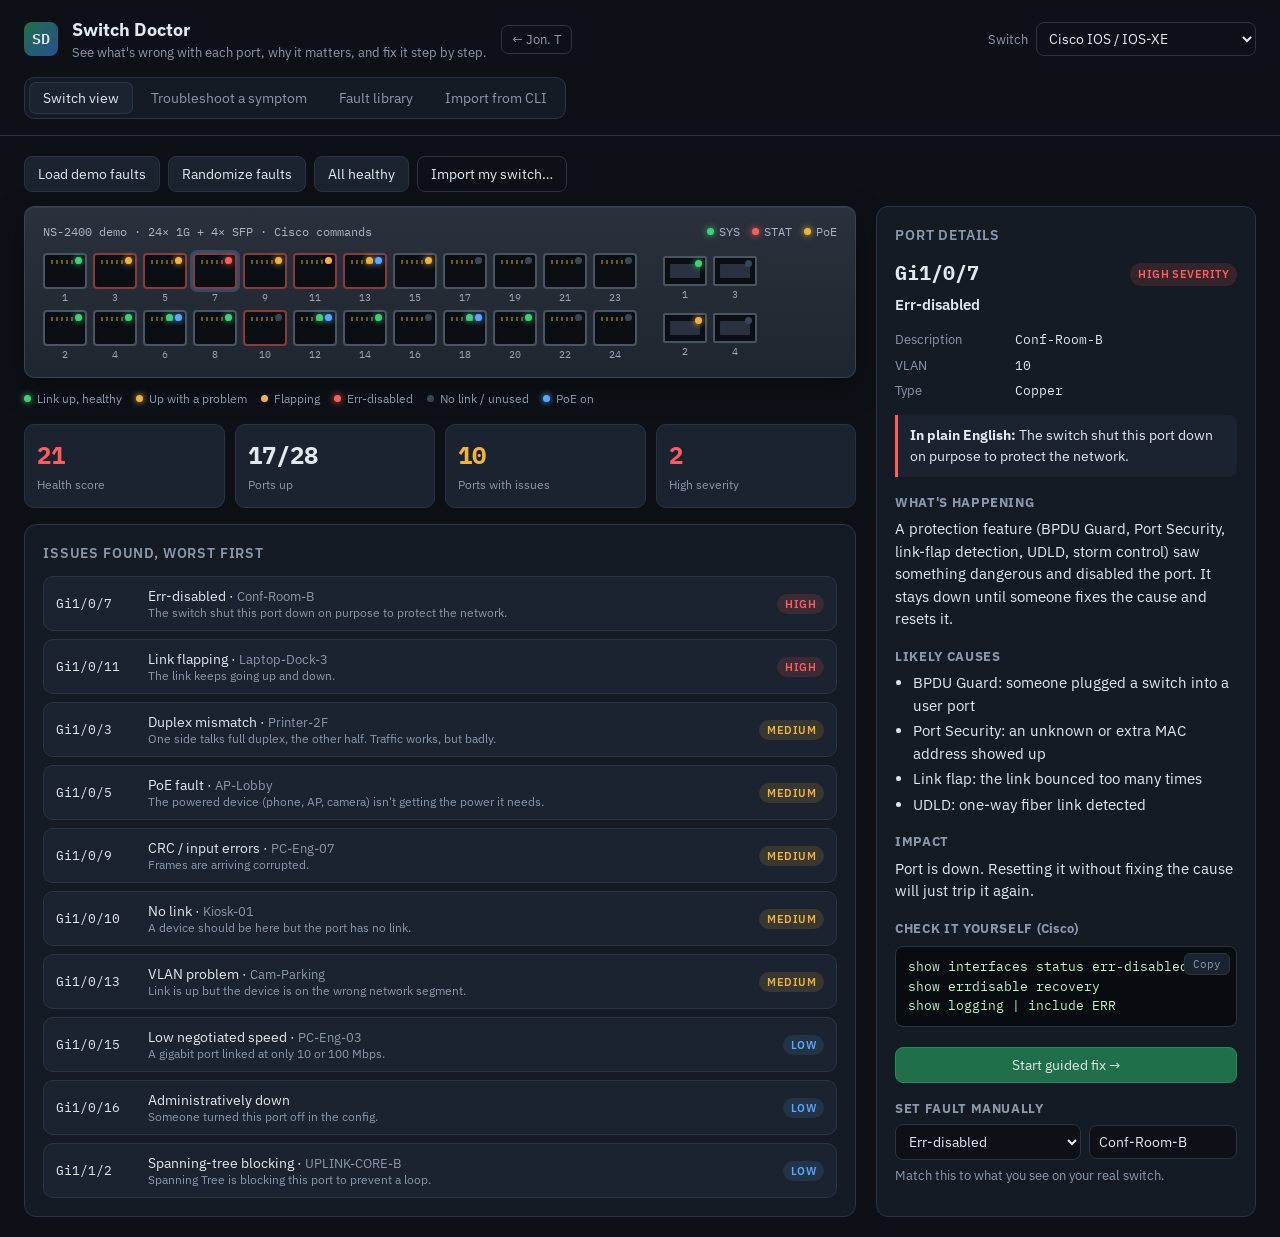
<file: switch-doctor/index.html>
<!DOCTYPE html>
<html lang="en">
<head>
<meta charset="UTF-8">
<meta name="viewport" content="width=device-width, initial-scale=1">
<title>Switch Doctor — Network Switch Troubleshooter</title>
<meta name="description" content="Switch Doctor: understand network switch port faults and fix them step by step.">
<link rel="icon" href="../switch-doctor.svg" type="image/svg+xml">
<link rel="preconnect" href="https://fonts.googleapis.com">
<link href="https://fonts.googleapis.com/css2?family=IBM+Plex+Mono:wght@400;600&family=IBM+Plex+Sans:wght@400;500;600;700&display=swap" rel="stylesheet">
<style>
:root{
  --bg:#0d1117; --panel:#151b24; --panel2:#1b2330; --line:#2a3443; --text:#e3e9f1; --muted:#8b98aa;
  --green:#3fd07a; --amber:#f2b33d; --red:#ff5d5d; --blue:#5aa8ff; --dim:#3a4556;
  --mono:'IBM Plex Mono',ui-monospace,monospace; --sans:'IBM Plex Sans',system-ui,sans-serif;
}
*{box-sizing:border-box}
body{margin:0;background:var(--bg);color:var(--text);font-family:var(--sans);font-size:15px;line-height:1.5}
button{font-family:inherit;font-size:14px;cursor:pointer}
header{display:flex;align-items:center;gap:14px;padding:16px 24px;border-bottom:1px solid var(--line);flex-wrap:wrap}
.logo{width:34px;height:34px;border-radius:8px;background:linear-gradient(135deg,#1f6f4a,#2b4f8f);display:grid;place-items:center;font-family:var(--mono);font-weight:600}
header h1{font-size:18px;margin:0}
header p{margin:0;color:var(--muted);font-size:13px}
.vendor{margin-left:auto;display:flex;align-items:center;gap:8px;font-size:13px;color:var(--muted)}
.vendor select{padding:6px 8px}
nav{display:flex;gap:4px;background:var(--panel);padding:4px;border-radius:10px;border:1px solid var(--line)}
nav button{background:none;border:0;color:var(--muted);padding:7px 14px;border-radius:7px}
nav button.active{background:var(--panel2);color:var(--text);box-shadow:inset 0 0 0 1px var(--line)}
main{padding:20px 24px;max-width:1400px;margin:0 auto}
.view{display:none}.view.active{display:block}
.grid{display:grid;grid-template-columns:minmax(0,1fr) 380px;gap:20px}
@media(max-width:1000px){.grid{grid-template-columns:1fr}}
.card{background:var(--panel);border:1px solid var(--line);border-radius:12px;padding:18px}
.card h2{font-size:14px;text-transform:uppercase;letter-spacing:.06em;color:var(--muted);margin:0 0 12px;font-weight:600}
.toolbar{display:flex;gap:8px;flex-wrap:wrap;margin-bottom:14px}
.btn{background:var(--panel2);border:1px solid var(--line);color:var(--text);padding:8px 13px;border-radius:8px}
.btn:hover{border-color:#3d4a5e}
.btn.primary{background:#1f6f4a;border-color:#2a8a5d}
.btn.primary:hover{background:#25804f}
.btn.ghost{background:none}
.btn.small{padding:5px 10px;font-size:13px}

/* faceplate */
.chassis{background:linear-gradient(#2a313c,#20262f);border:1px solid #3a4352;border-radius:10px;padding:16px 18px;box-shadow:0 10px 30px rgba(0,0,0,.35),inset 0 1px 0 rgba(255,255,255,.06);overflow-x:auto}
.chassis-top{display:flex;justify-content:space-between;align-items:center;margin-bottom:12px;font-family:var(--mono);font-size:12px;color:#aab4c3}
.sysleds{display:flex;gap:12px;align-items:center}
.sysled{display:flex;align-items:center;gap:5px}
.ports{display:grid;grid-auto-flow:column;grid-template-rows:auto auto;gap:6px 6px;width:max-content}
.port{position:relative;width:44px;cursor:pointer;background:none;border:0;padding:0;color:inherit}
.port .jack{height:36px;background:#0b0e13;border:2px solid #4a5465;border-radius:4px;position:relative;transition:transform .1s}
.port .jack::after{content:"";position:absolute;left:12px;right:12px;bottom:-2px;height:9px;background:#0b0e13;border:2px solid #4a5465;border-top:0;border-radius:0 0 3px 3px;display:none}
.port .jack::before{content:"";position:absolute;left:6px;right:6px;top:5px;height:4px;background:repeating-linear-gradient(90deg,#b8963a 0 2px,transparent 2px 5px);opacity:.55}
.port.sfp .jack{height:30px;border-radius:2px}
.port.sfp .jack::before{background:#2a3140;height:14px;top:6px;left:5px;right:5px;opacity:1;border-radius:1px}
.port .leds{position:absolute;top:2px;right:3px;display:flex;gap:2px}
.led{width:7px;height:7px;border-radius:50%;background:var(--dim)}
.led.green{background:var(--green);box-shadow:0 0 6px var(--green)}
.led.amber{background:var(--amber);box-shadow:0 0 6px var(--amber)}
.led.red{background:var(--red);box-shadow:0 0 7px var(--red)}
.led.blink{background:var(--amber);animation:blink .6s steps(2) infinite}
.led.blue{background:var(--blue);box-shadow:0 0 6px var(--blue)}
@keyframes blink{50%{background:var(--dim);box-shadow:none}}
.port .num{font-family:var(--mono);font-size:10px;color:#9aa6b6;text-align:center;margin-top:2px}
.port:hover .jack{border-color:#8091ab}
.port.sel .jack{border-color:var(--blue);box-shadow:0 0 0 3px rgba(90,168,255,.25)}
.port.bad .jack{border-color:#8a3a3a}
.legend{display:flex;flex-wrap:wrap;gap:14px;margin-top:12px;font-size:12px;color:var(--muted)}
.legend span{display:flex;align-items:center;gap:6px}

/* summary */
.stats{display:grid;grid-template-columns:repeat(4,1fr);gap:10px;margin:16px 0}
.stat{background:var(--panel2);border:1px solid var(--line);border-radius:10px;padding:12px}
.stat b{display:block;font-size:24px;font-family:var(--mono)}
.stat small{color:var(--muted);font-size:12px}
@media(max-width:600px){.stats{grid-template-columns:repeat(2,1fr)}}
.issues{display:flex;flex-direction:column;gap:8px}
.issue{display:flex;align-items:center;gap:12px;background:var(--panel2);border:1px solid var(--line);border-radius:10px;padding:10px 12px;cursor:pointer;text-align:left;color:inherit;width:100%}
.issue:hover{border-color:#3d4a5e}
.issue .pname{font-family:var(--mono);font-size:13px;min-width:80px}
.issue .what{flex:1}
.issue .what small{display:block;color:var(--muted);font-size:12px}
.sev{font-size:11px;font-weight:600;padding:3px 8px;border-radius:99px;text-transform:uppercase;letter-spacing:.04em;white-space:nowrap}
.sev-0{background:rgba(63,208,122,.12);color:var(--green)}
.sev-1{background:rgba(90,168,255,.12);color:var(--blue)}
.sev-2{background:rgba(242,179,61,.14);color:var(--amber)}
.sev-3{background:rgba(255,93,93,.14);color:var(--red)}
.empty{color:var(--muted);text-align:center;padding:20px}

/* detail */
.detail h3{margin:0 0 4px;font-family:var(--mono);font-size:20px}
.kv{display:grid;grid-template-columns:110px 1fr;gap:6px 10px;font-size:13px;margin:14px 0}
.kv dt{color:var(--muted)}.kv dd{margin:0;font-family:var(--mono)}
.section{margin-top:16px}
.section h4{font-size:13px;margin:0 0 6px;color:var(--muted);text-transform:uppercase;letter-spacing:.05em}
.section ul{margin:0;padding-left:18px}
.section li{margin:3px 0}
.explain{background:var(--panel2);border-left:3px solid var(--amber);padding:10px 12px;border-radius:0 8px 8px 0;font-size:14px}
.explain.ok{border-color:var(--green)}
.explain.hi{border-color:var(--red)}
select,input,textarea{background:var(--bg);color:var(--text);border:1px solid var(--line);border-radius:8px;padding:7px 9px;font-family:inherit;font-size:14px}
textarea{font-family:var(--mono);font-size:12px;width:100%;min-height:220px}
.cmd{position:relative;background:#080b10;border:1px solid var(--line);border-radius:8px;padding:10px 12px;font-family:var(--mono);font-size:13px;color:#b9f5c9;white-space:pre-wrap;margin:8px 0}
.cmd .copy{position:absolute;top:6px;right:6px;background:var(--panel2);border:1px solid var(--line);color:var(--muted);font-size:11px;padding:3px 8px;border-radius:6px}
.cmd .copy:hover{color:var(--text)}

/* wizard */
.overlay{position:fixed;inset:0;background:rgba(5,8,12,.72);display:none;align-items:flex-start;justify-content:center;padding:40px 16px;overflow:auto;z-index:20}
.overlay.open{display:flex}
.modal{background:var(--panel);border:1px solid var(--line);border-radius:14px;width:min(720px,100%);padding:22px 24px;box-shadow:0 20px 60px rgba(0,0,0,.5)}
.modal-head{display:flex;justify-content:space-between;align-items:flex-start;gap:12px}
.modal-head h2{margin:0;font-size:18px}
.modal-head small{color:var(--muted)}
.crumbs{display:flex;flex-wrap:wrap;gap:6px;margin:14px 0;font-size:12px}
.crumbs span{background:var(--panel2);border:1px solid var(--line);color:var(--muted);padding:3px 9px;border-radius:99px}
.crumbs span.cur{color:var(--text);border-color:var(--blue)}
.step-n{font-family:var(--mono);color:var(--blue);font-size:12px;letter-spacing:.06em}
.q{font-size:19px;font-weight:600;margin:4px 0 8px}
.qd{color:#c4cdd9}
.opts{display:flex;flex-direction:column;gap:8px;margin-top:16px}
.opt{text-align:left;background:var(--panel2);border:1px solid var(--line);color:var(--text);padding:12px 14px;border-radius:10px;display:flex;justify-content:space-between;align-items:center}
.opt:hover{border-color:var(--blue);background:#1e2938}
.opt::after{content:"→";color:var(--muted)}
.fixbox{background:rgba(63,208,122,.07);border:1px solid rgba(63,208,122,.35);border-radius:12px;padding:16px;margin-top:8px}
.fixbox.esc{background:rgba(242,179,61,.07);border-color:rgba(242,179,61,.35)}
.fixbox h3{margin:0 0 6px;font-size:17px}
.fixbox ol{padding-left:20px;margin:8px 0}
.fixbox li{margin:5px 0}
.verify{margin-top:10px;font-size:14px;color:#c4cdd9}
.wiz-foot{display:flex;justify-content:space-between;gap:8px;margin-top:20px;flex-wrap:wrap}

/* symptom & library */
.sym-grid{display:grid;grid-template-columns:repeat(auto-fill,minmax(250px,1fr));gap:12px}
.sym{background:var(--panel);border:1px solid var(--line);border-radius:12px;padding:16px;text-align:left;color:inherit;cursor:pointer}
.sym:hover{border-color:var(--blue)}
.sym .ic{font-size:22px}
.sym b{display:block;margin:6px 0 4px;font-size:15px}
.sym small{color:var(--muted)}
.lib{display:grid;grid-template-columns:repeat(auto-fill,minmax(340px,1fr));gap:14px}
.lib .card h3{margin:0 0 6px;font-size:16px;display:flex;justify-content:space-between;gap:10px;align-items:center}
.lib p{margin:6px 0;color:#c4cdd9;font-size:14px}
.note{color:var(--muted);font-size:13px}
.toast{position:fixed;bottom:20px;left:50%;transform:translateX(-50%);background:#1f6f4a;padding:9px 16px;border-radius:8px;font-size:14px;opacity:0;transition:opacity .2s;pointer-events:none;z-index:30}
.toast.show{opacity:1}
.row{display:flex;gap:8px;align-items:center;flex-wrap:wrap}
</style>
</head>
<body>
<header>
  <div class="logo">SD</div>
  <div>
    <h1>Switch Doctor</h1>
    <p>See what's wrong with each port, why it matters, and fix it step by step.</p>
  </div>
  <a href="../" style="color:var(--muted);text-decoration:none;font-size:13px;border:1px solid var(--line);border-radius:7px;padding:4px 10px">← Jon. T</a>
  <label class="vendor">Switch <select id="vendor" aria-label="Switch type"></select></label>
  <nav id="tabs">
    <button data-v="switch" class="active">Switch view</button>
    <button data-v="symptoms">Troubleshoot a symptom</button>
    <button data-v="library">Fault library</button>
    <button data-v="import">Import from CLI</button>
  </nav>
</header>

<main>
<!-- SWITCH VIEW -->
<section class="view active" id="v-switch">
  <div class="toolbar">
    <button class="btn" id="b-demo">Load demo faults</button>
    <button class="btn" id="b-rand">Randomize faults</button>
    <button class="btn" id="b-clear">All healthy</button>
    <button class="btn ghost" id="b-import">Import my switch…</button>
  </div>
  <div class="grid">
    <div>
      <div class="chassis">
        <div class="chassis-top">
          <span id="model">NS-2400 · 24× 1G + 4× SFP uplinks</span>
          <span class="sysleds">
            <span class="sysled"><i class="led green"></i>SYS</span>
            <span class="sysled"><i class="led" id="led-stat"></i>STAT</span>
            <span class="sysled"><i class="led" id="led-poe"></i>PoE</span>
          </span>
        </div>
        <div class="ports" id="ports"></div>
      </div>
      <div class="legend">
        <span><i class="led green"></i>Link up, healthy</span>
        <span><i class="led amber"></i>Up with a problem</span>
        <span><i class="led blink"></i>Flapping</span>
        <span><i class="led red"></i>Err-disabled</span>
        <span><i class="led"></i>No link / unused</span>
        <span><i class="led blue"></i>PoE on</span>
      </div>
      <div class="stats" id="stats"></div>
      <div class="card">
        <h2>Issues found, worst first</h2>
        <div class="issues" id="issues"></div>
      </div>
    </div>
    <aside class="card detail" id="detail"></aside>
  </div>
</section>

<!-- SYMPTOMS -->
<section class="view" id="v-symptoms">
  <div class="card" style="margin-bottom:16px">
    <h2>Start from what you're seeing</h2>
    <p class="note" style="margin:0">Don't know which port is the problem yet? Pick the symptom and Switch Doctor will walk you to the cause.</p>
  </div>
  <div class="sym-grid" id="symgrid"></div>
</section>

<!-- LIBRARY -->
<section class="view" id="v-library">
  <div class="card" style="margin-bottom:16px">
    <h2>Fault library</h2>
    <p class="note" style="margin:0" id="lib-note"></p>
  </div>
  <div class="lib" id="lib"></div>
</section>

<!-- IMPORT -->
<section class="view" id="v-import">
  <div class="grid">
    <div class="card">
      <h2>Import from your real switch</h2>
      <p class="note" id="import-intro"></p>
      <textarea id="cli" spellcheck="false"></textarea>
      <div class="row" style="margin-top:10px">
        <button class="btn primary" id="b-parse">Analyze my ports</button>
        <button class="btn" id="b-sample">Paste a sample</button>
        <span class="note" id="parse-msg"></span>
      </div>
    </div>
    <div class="card">
      <h2>How it reads your output</h2>
      <div class="section"><ul id="import-help"></ul></div>
      <p class="note">After importing, click any port and use <b>Set fault manually</b> to add things the status table can't show, like CRC errors, PoE trouble, or STP blocking.</p>
    </div>
  </div>
</section>
</main>

<div class="overlay" id="wiz"><div class="modal" id="wizbody"></div></div>
<div class="toast" id="toast"></div>

<script>
const $=s=>document.querySelector(s);
const esc=s=>String(s).replace(/[&<>"]/g,c=>({'&':'&amp;','<':'&lt;','>':'&gt;','"':'&quot;'}[c]));
/* ---------------- FAULT DEFINITIONS ---------------- */
const SEV=['OK','Low','Medium','High'];
const FAULTS={
 ok:{name:'Healthy',sev:0,led:'green',summary:'Link is up and passing traffic normally.',
   what:'The port has link, negotiated full duplex at its expected speed, and shows no error counters climbing.',causes:[],impact:'None.',cmds:['show interfaces {p}'],start:null},
 unused:{name:'Unused',sev:0,led:'',summary:'Nothing plugged in. That\'s expected.',
   what:'No cable or device is connected. On most switches the majority of ports look like this, and that\'s fine.',causes:[],impact:'None.',cmds:['show interfaces status'],start:null},
 notconnect:{name:'No link',sev:2,led:'',summary:'A device should be here but the port has no link.',
   what:'The switch sees no electrical or optical signal on the port. Layer 1 is down, so nothing above it can work.',
   causes:['Device powered off or asleep','Bad, loose, or wrong cable','Port shut down in config','Speed/duplex hard-coded on one side only','Faulty NIC or switch port'],
   impact:'The connected device is completely offline.',cmds:['show interfaces {p} status','show run interface {p}'],start:'nc1'},
 errdisable:{name:'Err-disabled',sev:3,led:'red',summary:'The switch shut this port down on purpose to protect the network.',
   what:'A protection feature (BPDU Guard, Port Security, link-flap detection, UDLD, storm control) saw something dangerous and disabled the port. It stays down until someone fixes the cause and resets it.',
   causes:['BPDU Guard: someone plugged a switch into a user port','Port Security: an unknown or extra MAC address showed up','Link flap: the link bounced too many times','UDLD: one-way fiber link detected'],
   impact:'Port is down. Resetting it without fixing the cause will just trip it again.',cmds:['show interfaces status err-disabled','show errdisable recovery','show logging | include ERR'],start:'ed1'},
 admindown:{name:'Administratively down',sev:1,led:'',summary:'Someone turned this port off in the config.',
   what:'The port has a <code>shutdown</code> command applied. Often this is deliberate, for security or unused ports.',
   causes:['Intentionally disabled (security policy)','Left shut after maintenance','Config copied from a template'],
   impact:'Nothing plugged in will work until it is enabled.',cmds:['show run interface {p}','show interfaces {p} status'],start:'ad1'},
 duplex:{name:'Duplex mismatch',sev:2,led:'amber',summary:'One side talks full duplex, the other half. Traffic works, but badly.',
   what:'One end sends and receives at the same time (full) while the other takes turns (half). The half-duplex side sees "collisions" that aren\'t real and drops frames. The classic cause is hard-coding one side and leaving the other on auto.',
   causes:['Speed/duplex hard-coded on only one end','Old NIC or driver with broken auto-negotiation','Damaged cable confusing negotiation'],
   impact:'Very slow transfers, late collisions, CRC errors, and apps that time out under load even though ping looks fine.',cmds:['show interfaces {p} | include duplex','show interfaces {p} counters errors'],start:'dx1'},
 crc:{name:'CRC / input errors',sev:2,led:'amber',summary:'Frames are arriving corrupted.',
   what:'The CRC (checksum) on incoming frames doesn\'t match, so the switch throws them away. This almost always points at the physical layer.',
   causes:['Bad or damaged cable, or a bad patch panel jack','Duplex mismatch','Dirty or failing fiber/SFP optic','Electrical interference (cable run next to power)','Faulty NIC'],
   impact:'Retransmissions, slow performance, choppy voice and video.',cmds:['show interfaces {p} counters errors','show interfaces {p} | include CRC|input errors','show interfaces {p} transceiver'],start:'crc1'},
 vlan:{name:'VLAN problem',sev:2,led:'amber',summary:'Link is up but the device is on the wrong network segment.',
   what:'The port is in the wrong VLAN, or its VLAN isn\'t carried upstream. The device either gets the wrong IP or no IP and can\'t reach what it needs.',
   causes:['Port assigned to the wrong access VLAN','VLAN not allowed on the trunk to the core','VLAN doesn\'t exist on this switch (Cisco shows the port as "inactive")','No DHCP helper on the VLAN interface'],
   impact:'The device has link but no network, an APIPA 169.254.x.x address, or can\'t reach certain resources.',cmds:['show vlan brief','show run interface {p}','show interfaces trunk'],start:'vl1'},
 stp:{name:'Spanning-tree blocking',sev:1,led:'amber',summary:'Spanning Tree is blocking this port to prevent a loop.',
   what:'STP found a redundant path and put this port in blocking state so frames can\'t loop forever. On a backup uplink that\'s normal. On a user port it means something is creating a loop.',
   causes:['Redundant uplink (normal)','Someone cabled two wall jacks together','Unmanaged switch or hub creating a loop','Wrong root bridge election'],
   impact:'If it\'s expected, none. If not, the device on this port can\'t talk. And without STP a loop would cause a broadcast storm that takes down the whole network.',cmds:['show spanning-tree interface {p}','show spanning-tree root','show spanning-tree blockedports'],start:'st1'},
 poe:{name:'PoE fault',sev:2,led:'amber',summary:'The powered device (phone, AP, camera) isn\'t getting the power it needs.',
   what:'Power over Ethernet either failed to detect the device, was denied because the power budget is used up, or the device needs more watts than the port gives.',
   causes:['Switch PoE budget exhausted','Device needs PoE+ or PoE++ but port gives standard PoE','Bad cable (one pair broken)','Port in a PoE error state'],
   impact:'The phone, access point, or camera won\'t power on or keeps rebooting.',cmds:['show power inline','show power inline {p} detail'],start:'pe1'},
 flap:{name:'Link flapping',sev:3,led:'blink',summary:'The link keeps going up and down.',
   what:'The port is bouncing between up and down. Each bounce can trigger spanning-tree recalculation and MAC table flushes that ripple across the network.',
   causes:['Loose or damaged cable or connector','Device NIC power-saving (EEE / sleep)','Speed/duplex mismatch','Failing SFP or switch port'],
   impact:'Intermittent outages for this device, and STP churn that can make the whole network hiccup. May become err-disabled.',cmds:['show logging | include {p}','show interfaces {p} | include resets|changed'],start:'fl1'},
 speed:{name:'Low negotiated speed',sev:1,led:'amber',summary:'A gigabit port linked at only 10 or 100 Mbps.',
   what:'Auto-negotiation settled on a lower speed than the port supports. Gigabit needs all 4 wire pairs; 100 Mbps only uses 2, so a damaged pair silently drops you to 100.',
   causes:['Device only supports 100 Mbps (expected)','Cat5 cable or a broken wire pair','Speed hard-coded to 100','Bad patch panel termination'],
   impact:'Up to 10× slower transfers.',cmds:['show interfaces {p} status','show interfaces {p} | include Mb/s'],start:'sp1'}
};
const FAULT_KEYS=Object.keys(FAULTS);

/* ---------------- DECISION TREES ---------------- */
const N={};
function Q(id,text,detail,cmd,opts){N[id]={id,text,detail,cmd,opts}}
function F(id,title,text,steps,cmd,verify){N[id]={id,fix:true,title,text,steps,cmd,verify}}
function E(id,title,text,steps){N[id]={id,fix:true,esc:true,title,text,steps}}

// No link
Q('nc1','Is the device on the other end powered on?','Check for power lights on the PC, phone, printer, or AP. Laptops in sleep mode often drop link.',null,[['Yes, it\'s on','nc2'],['No / not sure','ncF_power']]);
F('ncF_power','Power on the device','No power means no link signal.',['Power on or wake the device.','If it runs on PoE, open the PoE troubleshooter instead.','Wait 10 to 30 seconds for the link to negotiate.'],'show interfaces {p} status','The port should change to <b>connected</b> and its LED should turn green.');
Q('nc2','Is the port shut down in the config?','Look for a <code>shutdown</code> line under the interface.','show run interface {p}',[['Yes, I see "shutdown"','ncF_noshut'],['No','nc3']]);
F('ncF_noshut','Enable the port','The port is administratively disabled.',['Confirm nobody shut it on purpose (check the description and change records).','Enter config mode and run <code>no shutdown</code> on the interface.','Save the config.'],'configure terminal\ninterface {p}\n no shutdown\nend\ncopy running-config startup-config','<code>show interfaces {p} status</code> should show <b>connected</b>.');
Q('nc3','Swap in a known-good patch cable. Does the link come up?','Cables fail far more often than ports. Use one you\'ve just tested on a working device.',null,[['Yes, link is up','ncF_cable'],['No, still down','nc4']]);
F('ncF_cable','Bad cable: replace it','The old cable was faulty.',['Throw the bad cable away (don\'t put it back in the bin).','If the run goes through a wall jack or patch panel, test it with a cable tester. The permanent run might be the problem.'],null,'Link LED green, and <code>show interfaces {p} counters errors</code> stays at zero.');
Q('nc4','Is speed or duplex hard-coded on either end?','If one side is hard-coded to something the other doesn\'t support, they may never agree on a link.','show run interface {p} | include speed|duplex',[['Yes','ncF_auto'],['No, both on auto','nc5']]);
F('ncF_auto','Set both sides to auto-negotiate','Mismatched hard-coded settings prevent link.',['Remove speed/duplex settings on the switch port.','Set the device NIC to "Auto Negotiation".','If you must hard-code, set <b>both</b> ends to identical values.'],'configure terminal\ninterface {p}\n speed auto\n duplex auto\nend','The port shows <b>a-full a-1000</b> (or a-100) in <code>show interfaces status</code>.');
Q('nc5','Plug the device into a different, known-working switch port. Does it link up?','This tells you whether the problem is the switch port or the device.',null,[['Yes, works on another port','ncF_port'],['No, still no link','ncE_nic']]);
F('ncF_port','The switch port has failed','The original port is likely bad hardware.',['Move the device permanently to the working port and update the port description.','Copy the old port\'s config (VLAN, PoE, security) to the new port.','Label the bad port "BAD - do not use" and run <code>shutdown</code> on it.','If several ports fail, open a hardware ticket for the switch.'],'configure terminal\ninterface {p}\n description BAD-PORT-DO-NOT-USE\n shutdown\nend',null);
E('ncE_nic','The problem is the device','Good cable, good port, still no link: the device\'s network card is the likely culprit.',['Check the NIC is enabled in the OS (Device Manager / Network settings).','Update or reinstall the NIC driver.','Try a USB-to-Ethernet adapter to confirm.','Hand off to desktop support if hardware replacement is needed.']);

// Err-disabled
Q('ed1','Why did the switch disable the port?','The status output and the log name the protection feature that fired. Cisco calls this err-disabled; Aruba shows a reason in the Reason column; Juniper marks the port as blocked by BPDU protection or a MAC limit.','show interfaces status err-disabled\nshow logging | include ERR',[['BPDU guard / BPDU protection','ed_bpdu'],['Port security / MAC limit','ed_psec'],['Link flapping','fl1'],['UDLD / one-way fiber link','ed_udld'],['Something else / not sure','edE']]);
Q('ed_bpdu','Is there a switch, hub, or bridged device plugged into this port?','BPDU Guard fires when a port meant for an end device receives spanning-tree packets, which only switches send. Look for a small desk switch, a home router, or a VM host bridging traffic.',null,[['Yes, found one','edF_bpdu_remove'],['No, it should be a switch link','edF_bpdu_trunk']]);
F('edF_bpdu_remove','Remove the rogue switch, then reset the port','Unauthorized switches can create loops that take down the network.',['Unplug the switch/hub from the wall jack.','If the user needs more ports, request a proper drop or a managed switch from IT.','Reset the port (shutdown, then no shutdown).'],'configure terminal\ninterface {p}\n shutdown\n no shutdown\nend','Port shows <b>connected</b> and stays up. Watch the log for a few minutes for repeat BPDU Guard events.');
F('edF_bpdu_trunk','This port connects a switch: change its role','BPDU Guard shouldn\'t be enabled on switch-to-switch links.',['Confirm with your network design that this is meant to be an uplink.','Remove PortFast and BPDU Guard from the interface.','Configure it as a trunk if it carries several VLANs.','Reset the port.'],'configure terminal\ninterface {p}\n no spanning-tree portfast\n no spanning-tree bpduguard enable\n switchport mode trunk\n shutdown\n no shutdown\nend','<code>show spanning-tree interface {p}</code> shows the port forwarding with a proper STP role.');
Q('ed_psec','Was the device on this port recently replaced or moved on purpose?','Port Security locks a port to specific MAC addresses. A new PC, docking station, or IP phone with a PC behind it can exceed the limit. (On Dell N-Series, port security drops traffic from unknown MACs by default instead of disabling the port.)','show port-security interface {p}\nshow port-security address',[['Yes, legitimate change','edF_psec_clear'],['No, unknown device','edE_psec_rogue']]);
F('edF_psec_clear','Clear the old MAC and reset the port','The port remembered the old device\'s MAC.',['Clear the learned/sticky MAC addresses for this port.','If a phone with a PC behind it is connected, raise the maximum to 2 or 3.','Reset the port and save.'],'clear port-security sticky interface {p}\nconfigure terminal\ninterface {p}\n switchport port-security maximum 2\n shutdown\n no shutdown\nend\ncopy running-config startup-config','<code>show port-security interface {p}</code> shows <b>Secure-up</b> with violation count 0.');
E('edE_psec_rogue','Possible unauthorized device: investigate before resetting','Leave the port down and treat this as a security event.',['Note the violating MAC from <code>show port-security interface {p}</code>.','Look up the vendor of the MAC (first 6 hex digits) to identify the device type.','Physically inspect what\'s plugged into the jack.','Report to your security team before re-enabling.']);
F('ed_udld','UDLD: one-way fiber link','One strand of the fiber pair isn\'t delivering light, so traffic only flows one way, which is dangerous for STP.',['Check both fiber strands: clean the connectors with a fiber cleaning pen.','Check light levels with <code>show interfaces {p} transceiver</code>.','Replace the patch cord, then the SFP if levels are still bad.','Reset the port.'],'show interfaces {p} transceiver\nconfigure terminal\ninterface {p}\n shutdown\n no shutdown\nend','UDLD shows <b>bidirectional</b> in <code>show udld {p}</code>.');
E('edE','Find the specific cause first','Other err-disable reasons include storm-control, dhcp-snooping rate limit, and loopback.',['Read the full log line for this port: it names the feature.','Look the reason up in your vendor\'s err-disable documentation.','Fix the cause, then reset the port with shutdown / no shutdown.','Optionally enable automatic recovery: <code>errdisable recovery cause all</code> and <code>errdisable recovery interval 300</code>.']);

// Admin down
Q('ad1','Was this port shut down on purpose?','Check the port description and any change tickets. Unused ports are often deliberately disabled for security.','show run interface {p}',[['Yes, intentional','adF_leave'],['No / it should be live','ncF_noshut']]);
F('adF_leave','Leave it disabled','This is good security practice for unused ports.',['Add a clear description, e.g. "UNUSED - shutdown".','Consider putting unused ports in an unused "parking" VLAN as well.'],'configure terminal\ninterface {p}\n description UNUSED\n switchport access vlan 999\nend',null);

// Duplex
Q('dx1','Is speed or duplex hard-coded on one side but not the other?','The #1 cause of duplex mismatch: one side is set to "100/Full" and the other is on auto. The auto side can\'t detect duplex, so it falls back to half.','show run interface {p} | include speed|duplex\nshow interfaces {p} | include duplex',[['Yes, one side is hard-coded','dxF_auto'],['No, both on auto','dx2']]);
F('dxF_auto','Make both sides match','Both ends must agree.',['Best: set <b>both</b> switch port and NIC to auto-negotiate.','If the device requires fixed settings, hard-code <b>both</b> ends identically (e.g., 100/full on both).','Clear counters so you can see if errors return.'],'configure terminal\ninterface {p}\n speed auto\n duplex auto\nend\nclear counters {p}','<code>show interfaces {p}</code> shows <b>Full-duplex</b>, and late collisions/CRC stay at 0 after a few minutes of traffic.');
Q('dx2','Swap the cable. Does the port now negotiate full duplex?','A damaged pair can confuse auto-negotiation.',null,[['Yes','ncF_cable'],['No, still half','dxF_hard']]);
F('dxF_hard','Hard-code both ends','The device\'s auto-negotiation is unreliable (common with older printers and industrial gear).',['Find the highest speed the device supports.','Hard-code the switch port <b>and</b> the device to the same speed and full duplex.','Update the device driver/firmware if possible.'],'configure terminal\ninterface {p}\n speed 100\n duplex full\nend','<code>show interfaces {p}</code> shows <b>Full-duplex, 100Mb/s</b> and no new collisions.');

// CRC
Q('crc1','Are the errors still going up?','Run the command, wait about a minute while traffic flows, and run it again. Old errors from a past problem don\'t matter.','show interfaces {p} counters errors',[['Yes, still increasing','crc2'],['No, the number is static','crcF_clear']]);
F('crcF_clear','Old errors: clear the counters','The errors are historical; the problem has already gone away.',['Clear the counters so you have a clean baseline.','Check again tomorrow.'],'clear counters {p}','Counters stay at 0.');
Q('crc2','Is the port running half duplex?','A duplex mismatch causes CRC errors on the full-duplex side and late collisions on the half side.','show interfaces {p} | include duplex',[['Yes, half duplex','dx1'],['No, full duplex','crc3']]);
Q('crc3','Is this a copper (RJ45) or fiber (SFP) link?',null,null,[['Copper','crc4'],['Fiber / SFP','crc5']]);
Q('crc4','Replace the patch cable and clear counters. Do errors keep climbing?','Also check that the cable isn\'t run alongside power lines or fluorescent lights.','clear counters {p}\nshow interfaces {p} counters errors',[['No, errors stopped','ncF_cable'],['Yes, still climbing','crc6']]);
Q('crc5','Are the optic light levels (Rx/Tx power) within the normal range?','Look for warnings or alarms in the transceiver output. Rx power typically should be above about −14 dBm for short-range optics.','show interfaces {p} transceiver detail',[['No, low or alarming','crcF_fiber'],['Yes, levels look normal','crc6']]);
F('crcF_fiber','Clean or replace the optics','Dirty connectors and failing SFPs are the top cause of fiber errors.',['Clean both ends of the fiber with a click-cleaner pen.','Replace the fiber patch cord.','Swap the SFP for a known-good one of the same type.','Check light levels again.'],'show interfaces {p} transceiver detail\nclear counters {p}','Rx power is in range and CRC stays at 0.');
Q('crc6','Move the device to another switch port. Do errors follow the device?',null,null,[['Yes, errors on the new port too','ncE_nic'],['No, new port is clean','crcF_port']]);
F('crcF_port','Wall jack, patch panel, or switch port is faulty','The fault stays with the location, not the device.',['Test the permanent cable run (wall jack to patch panel) with a cable certifier.','Re-terminate the jack or patch panel if it fails.','If the run tests good, the switch port is faulty: mark it bad and move the device.'],null,null);

// VLAN
Q('vl1','Is the port in the VLAN it should be in?','Compare the port\'s access VLAN with what the device needs (e.g., Data = 10, Voice = 20, Printers = 30).','show run interface {p}\nshow vlan brief',[['No, wrong VLAN','vlF_assign'],['Yes, it\'s correct','vl2'],['The VLAN doesn\'t exist on the switch (Cisco: port shows "inactive")','vlF_create']]);
F('vlF_assign','Put the port in the right VLAN',null,['Set the correct access VLAN.','If there\'s an IP phone, also set the voice VLAN.','Have the user renew their IP address (unplug/replug or <code>ipconfig /renew</code>).'],'configure terminal\ninterface {p}\n switchport mode access\n switchport access vlan 10\n switchport voice vlan 20\nend','The device gets an IP in the correct subnet.');
F('vlF_create','Create the missing VLAN','The port references a VLAN that doesn\'t exist on this switch, so it goes inactive.',['Create the VLAN with the correct number and name.','Make sure it is also allowed on the uplink trunk.'],'configure terminal\nvlan 30\n name PRINTERS\nend\nshow vlan brief','The port changes from <b>inactive</b> to <b>connected</b>.');
Q('vl2','Is the VLAN allowed on the uplink trunk to the core?','If the trunk doesn\'t carry the VLAN, traffic can\'t leave this switch.','show interfaces trunk',[['No, it\'s missing from the allowed list','vlF_trunk'],['Yes, it\'s allowed','vl3']]);
F('vlF_trunk','Add the VLAN to the trunk','Add the VLAN to the allowed list. Don\'t replace the list: on Cisco and Dell N-Series that means using the <b>add</b> keyword, or every other VLAN gets cut off!',['Identify the uplink port (for example {u}).','Add the VLAN to the trunk\'s allowed list.','Do the same on the other end of the trunk.'],'configure terminal\ninterface {u}\n switchport trunk allowed vlan add 10\nend','<code>show interfaces trunk</code> lists the VLAN as allowed on the uplink.');
Q('vl3','Does the device get a valid IP address (not 169.254.x.x)?','169.254.x.x means DHCP failed.',null,[['No, 169.254 or no IP','vlF_dhcp'],['Yes, valid IP','vl4']]);
F('vlF_dhcp','Fix DHCP for this VLAN','The VLAN\'s gateway isn\'t forwarding DHCP requests to the server.',['On the router or layer-3 switch that owns this VLAN, check its interface for an <code>ip helper-address</code>.','Make sure the DHCP server has a scope for this subnet with free addresses.','Renew the IP on the device.'],'interface vlan 10\n ip helper-address 10.0.0.5','The device receives an address in the right subnet.');
Q('vl4','Can the device ping its default gateway?',null,null,[['No','vlE_gw'],['Yes, but it still can\'t reach some things','vlE_route']]);
E('vlE_gw','Gateway problem','The VLAN\'s gateway interface may be down or misconfigured.',['On the layer-3 device, run <code>show ip interface brief</code> and confirm the VLAN interface is up/up.','Make sure the device\'s gateway matches the VLAN interface IP.','Check for ACLs applied to the VLAN interface.']);
E('vlE_route','The switch is fine: look upstream','Layer 2 is working. The issue is routing, a firewall, or ACLs beyond this switch.',['Run <code>tracert</code> / <code>traceroute</code> from the device to see where it stops.','Check firewall rules between this subnet and the destination.','Escalate to the network/security team with the traceroute output.']);

// STP
Q('st1','Is this port a redundant/backup link to another switch?','Blocking on a backup uplink is normal and healthy. STP is doing its job.','show spanning-tree interface {p}',[['Yes, it\'s a backup uplink','stF_ok'],['No, it\'s a user/device port','st2']]);
F('stF_ok','This is expected: no action needed','STP blocks one of two redundant paths. If the primary link fails, this port will start forwarding automatically.',['Document that this port is the standby path.','Optionally check that the right link is blocking (the slower one, or the one further from the root).'],'show spanning-tree root',null);
Q('st2','Is there evidence of a loop? (MAC flapping in logs, high broadcast traffic, two jacks cabled together)','A user port should never receive STP packets from another switch.','show logging | include MACFLAP\nshow interfaces {p} | include broadcast',[['Yes','stF_loop'],['No','st3']]);
F('stF_loop','Break the loop and protect the port','Something is creating a second path between switches.',['Trace the cable from this port: look for a jack patched to another jack, or a small unmanaged switch.','Remove the extra connection.','Enable PortFast and BPDU Guard so it gets err-disabled automatically next time.'],'configure terminal\ninterface {p}\n spanning-tree portfast\n spanning-tree bpduguard enable\nend','<code>show spanning-tree interface {p}</code> shows <b>FWD</b> (forwarding) and the logs stay quiet.');
Q('st3','Is the root bridge the switch you expect (usually the core)?','If an access switch became root, traffic paths and blocked ports will be wrong.','show spanning-tree root',[['No, wrong root','stF_root'],['Yes','stE']]);
F('stF_root','Force the correct root bridge','Set a low priority on the core switch so it always wins.',['On the <b>core</b> switch, set the root priority for each VLAN.','Optionally set a secondary root on the backup core.','Wait about 30 seconds for STP to reconverge.'],'! on the CORE switch\nconfigure terminal\nspanning-tree vlan 1-4094 root primary\nend','<code>show spanning-tree root</code> shows the core as root and this port moves to forwarding.');
E('stE','Escalate with STP details','The topology needs a closer look.',['Collect <code>show spanning-tree detail</code> from this switch and its neighbors.','Draw the physical connections between switches.','Escalate to the network team.']);

// PoE
Q('pe1','What does the PoE status show for this port?',null,'show power inline {p}',[['Off or faulty','pe2'],['Power denied (not enough budget)','peF_budget'],['On, but the device still isn\'t working','pe3']]);
F('peF_budget','PoE budget exhausted','The switch has handed out all its power.',['Check the totals: "Available" vs "Used" in <code>show power inline</code>.','Turn off PoE on ports that don\'t need it (e.g., PCs).','Set priority so critical devices (APs, cameras) get power first.','Long-term: add a second power supply or a PoE injector.'],'show power inline\nconfigure terminal\ninterface Gi1/0/5\n power inline never\ninterface {p}\n power inline port priority high\nend','Port shows <b>on</b> and the device powers up.');
Q('pe2','Does the device need PoE+ (802.3at, 30 W) or more?','Check the device\'s spec sheet. Newer Wi-Fi 6/7 APs and PTZ cameras often need PoE+ or PoE++.',null,[['Yes, needs PoE+/PoE++','peF_class'],['No / standard PoE is enough','pe4']]);
F('peF_class','The port can\'t supply enough power','The device needs a higher PoE class than this switch/port provides.',['Move it to a PoE+ capable port if the switch has them.','Or use a PoE+ injector between the switch and device.','Some APs can run in reduced-power mode: check the AP\'s settings.'],'show power inline {p} detail',null);
Q('pe4','Reset PoE on the port and reseat the cable. Does the device power up?','Toggling PoE clears a stuck detection state.','configure terminal\ninterface {p}\n power inline never\n power inline auto\nend',[['Yes','peF_ok'],['No','pe5']]);
F('peF_ok','Fixed: PoE detection was stuck','Resetting cleared the fault.',['If it happens again, update the switch firmware: PoE detection bugs are common.'],null,'<code>show power inline {p}</code> shows <b>on</b> with a sensible wattage.');
Q('pe5','Try a known-good cable. Does it power up now?','PoE needs all wire pairs intact; a cable that passes data can still fail PoE.',null,[['Yes','ncF_cable'],['No','peE']]);
E('peE','Likely a faulty device or port','Test the device with a PoE injector. If it powers up, the switch port is faulty. If not, the device is.',['Test with a PoE injector or on another switch.','Replace whichever failed.']);
Q('pe3','Does the device show power lights but no network connection?','Then power is fine and this is a data or VLAN problem.',null,[['Yes, powered but no network','vl1'],['It keeps rebooting','peF_class']]);

// Flapping
Q('fl1','How often is the link bouncing?','Count "changed state to down/up" messages for this port.','show logging | include {p}',[['Every few seconds / constantly','fl2'],['A few times a day','fl3']]);
Q('fl2','Is the cable or connector visibly damaged, loose, or missing its locking clip?',null,null,[['Yes','ncF_cable'],['No, looks fine','fl4']]);
Q('fl3','Is the device a laptop or PC that sleeps or uses power saving?','Energy Efficient Ethernet (EEE) and NIC power management drop the link on idle.',null,[['Yes','flF_eee'],['No','fl4']]);
F('flF_eee','Disable NIC power saving','The device keeps dropping the link to save power.',['Device side: Device Manager → NIC → Power Management, uncheck "Allow the computer to turn off this device".','Device side: Advanced tab, disable "Energy Efficient Ethernet" / "Green Ethernet".','Switch side (optional): disable EEE on the port.'],'configure terminal\ninterface {p}\n no power efficient-ethernet\nend','No new up/down log entries for this port over the next day.');
Q('fl4','Are speed/duplex hard-coded on either side?',null,'show run interface {p} | include speed|duplex',[['Yes','dxF_auto'],['No','fl5']]);
Q('fl5','Swap the cable (and the SFP, if fiber). Does the flapping stop?',null,'clear counters {p}',[['Yes','ncF_cable'],['No','crc6']]);

// Speed
Q('sp1','Does the device actually support gigabit?','Check the NIC spec. Old printers, VoIP phones\' PC ports, and IoT gear are often 100 Mbps only.',null,[['No, 100 Mbps max','spF_ok'],['Yes, it supports 1G','sp2']]);
F('spF_ok','Expected: no action needed','The device simply can\'t go faster.',['Add a note to the port description so nobody chases it again.'],'configure terminal\ninterface {p}\n description PRINTER-100M-ONLY\nend',null);
Q('sp2','Is speed hard-coded to 100 on either side?',null,'show run interface {p} | include speed',[['Yes','dxF_auto'],['No','sp3']]);
Q('sp3','Replace the cable with a Cat5e/Cat6 patch cord. Does it link at 1000?','Gigabit needs all 4 pairs. One broken pair silently drops you to 100.',null,[['Yes','ncF_cable'],['No','crcF_port']]);

// Symptom entry trees
const SYMPTOMS=[
 {ic:'🔌',t:'A device has no network at all',d:'No link light, "network cable unplugged", or no IP.',start:'sy_none'},
 {ic:'🐢',t:'Network is slow for one device',d:'Downloads crawl, apps time out, video stutters.',start:'sy_slow1'},
 {ic:'〰️',t:'Connection keeps dropping',d:'Works, then doesn\'t, then works again.',start:'fl1'},
 {ic:'🌐',t:'Has a link but can\'t reach things',d:'169.254 address, can\'t get to servers or the internet.',start:'vl1'},
 {ic:'☎️',t:'Phone, AP, or camera won\'t power on',d:'PoE device is dark or keeps rebooting.',start:'pe1'},
 {ic:'⛔',t:'Port light is orange/off after plugging something in',d:'Port was shut down by the switch.',start:'ed1'},
 {ic:'🌪️',t:'Whole network is slow or down',d:'Many users affected at once.',start:'sy_all'},
];
Q('sy_none','Is the port\'s link light on?','Look at the LED on the switch port (and the device\'s NIC).','show interfaces {p} status',[['Off, no light','nc1'],['Orange / amber','ed1'],['Green, but still no network','vl1']]);
Q('sy_slow1','What speed and duplex did the port negotiate?','Look at the Duplex and Speed columns.','show interfaces {p} status',[['Half duplex (a-half or half)','dx1'],['Full, but only 10 or 100','sp1'],['a-full a-1000, looks normal','crc1']]);
Q('sy_all','Are the switch CPU or port LEDs going crazy (all blinking fast together)?','Rapid synchronized blinking on many ports is the classic sign of a broadcast storm caused by a loop.','show processes cpu sorted | exclude 0.00\nshow interfaces | include broadcast',[['Yes, everything is blinking','syF_storm'],['No','sy_all2']]);
F('syF_storm','Broadcast storm: break the loop now','A layer-2 loop is flooding every port. This is an emergency.',['Look for the newest cable someone connected, and unplug it.','If you can\'t find it: unplug uplinks one at a time until the storm stops, then trace from there.','Check logs for MAC flapping to find the looping ports.','Afterwards: enable BPDU Guard on all access ports and storm-control on uplinks.'],'show logging | include MACFLAP\nconfigure terminal\ninterface range Gi1/0/1 - 24\n spanning-tree portfast\n spanning-tree bpduguard enable\n storm-control broadcast level 5\nend','CPU drops back to normal and port LEDs return to normal activity.');
Q('sy_all2','Is the uplink port to the core healthy and not saturated?','Look at the input/output rate vs the link speed. Above ~80% sustained means congestion.','show interfaces {u} | include rate|error|duplex',[['Errors or half duplex','crc1'],['Saturated, near 100%','syF_cong'],['Looks fine','syE']]);
F('syF_cong','Uplink congestion','Too much traffic for one uplink.',['Find the top talkers (NetFlow or your monitoring tool).','Add a second uplink and bundle them with EtherChannel/LACP.','Consider a 10G uplink if the switch supports it.','Apply QoS so voice and video get priority.'],'show etherchannel summary',null);
E('syE','Problem is likely upstream','This switch looks healthy. Check the core switch, router, firewall, and ISP link next.',['Ping the default gateway, then an internet IP (8.8.8.8), then a hostname, to see which layer fails.','Check the firewall / ISP status.','Escalate with what you found.']);

/* ---------------- VENDORS ---------------- */
// Every command in the trees is written once in Cisco IOS syntax; each Dell entry maps a Cisco line to its equivalent.
// null = line not needed on that platform; '@BPDU'/'@BPDU10' = BPDU guard handled specially; '@POE' = no PoE on that platform.
const DN6={
 'configure terminal':'configure',
 'show interfaces {p} status':'show interfaces status {p}',
 'show run interface {p}':'show running-config interface {p}',
 'show run interface {p} | include speed|duplex':'show running-config interface {p}',
 'show run interface {p} | include speed':'show running-config interface {p}',
 'show logging | include ERR':'show logging',
 'show logging | include MACFLAP':'show logging',
 'show logging | include {p}':'show logging | include {pl}',
 'show port-security interface {p}':'show port-security',
 'show port-security address':'show mac address-table interface {p}',
 'clear port-security sticky interface {p}':'clear mac address-table dynamic interface {p}',
 'duplex auto':null,
 'show interfaces {p} | include duplex':'show interfaces status {p}',
 'show interfaces {p} counters errors':'show interfaces counters errors',
 'show interfaces {p} | include CRC|input errors':'show statistics {p}',
 'show interfaces {p}':'show interfaces status {p}\nshow statistics {p}',
 'show interfaces {p} transceiver':'show fiber-ports optical-transceiver {p}',
 'show interfaces {p} transceiver detail':'show fiber-ports optical-transceiver {p}',
 'show vlan brief':'show vlan',
 'show interfaces trunk':'show interfaces switchport {u}',
 'switchport voice vlan 20':'voice vlan 20',
 'interface Gi1/0/5':'interface gi1/0/5',
 'interface range Gi1/0/1 - 24':'interface range gi1/0/1-24',
 'spanning-tree bpduguard enable':'@BPDU',
 'no spanning-tree bpduguard enable':null,
 'spanning-tree vlan 1-4094 root primary':'spanning-tree priority 4096',
 'show spanning-tree interface {p}':'show spanning-tree',
 'show spanning-tree root':'show spanning-tree',
 'show spanning-tree blockedports':'show spanning-tree',
 'show spanning-tree detail':'show spanning-tree',
 'show power inline {p} detail':'show power inline {p} detailed',
 'power inline port priority high':'power inline priority high',
 'no power efficient-ethernet':'no green-mode eee',
 'show processes cpu sorted | exclude 0.00':'show process cpu',
 'show interfaces | include broadcast':'show interfaces counters',
 'show interfaces {p} | include broadcast':'show statistics {p}',
 'show interfaces {p} | include resets|changed':'show logging | include {pl}',
 'show interfaces {p} | include Mb/s':'show interfaces status {p}',
 'show interfaces {u} | include rate|error|duplex':'show interfaces status {u}\nshow statistics {u}',
 'show etherchannel summary':'show interfaces port-channel',
 'show ip interface brief':'show ip interface',
 'errdisable recovery cause all':'errdisable recovery cause bpduguard',
};
const OS10={
 'show interfaces status':'show interface status',
 'show interfaces {p} status':'show interface {p}',
 'show interfaces status err-disabled':'show errdisable recovery',
 'show run interface {p}':'show running-configuration interface {p}',
 'show run interface {p} | include speed|duplex':'show running-configuration interface {p}',
 'show run interface {p} | include speed':'show running-configuration interface {p}',
 'copy running-config startup-config':'write memory',
 'show logging | include ERR':'show logging log-file',
 'show logging | include MACFLAP':'show logging log-file',
 'show logging | include {p}':'show logging log-file | grep {pl}',
 'show port-security interface {p}':'show running-configuration interface {p}',
 'show port-security address':'show mac address-table interface {p}',
 'clear port-security sticky interface {p}':'clear mac address-table dynamic interface {p}',
 'switchport port-security maximum 2':null,
 'duplex auto':'negotiation auto',
 'show interfaces {p} | include duplex':'show interface {p}',
 'show interfaces {p} counters errors':'show interface {p}',
 'show interfaces {p} | include CRC|input errors':'show interface {p}',
 'show interfaces {p}':'show interface {p}',
 'clear counters {p}':'clear counters interface {p}',
 'show interfaces {p} transceiver':'show interface transceiver',
 'show interfaces {p} transceiver detail':'show interface transceiver',
 'show udld {p}':'show logging log-file | grep {pl}',
 'show vlan brief':'show vlan',
 'show interfaces trunk':'show interface status',
 'switchport voice vlan 20':null,
 'switchport trunk allowed vlan add 10':'switchport trunk allowed vlan 10',
 'interface range Gi1/0/1 - 24':'interface range ethernet 1/1/1-1/1/24',
 'spanning-tree portfast':'spanning-tree port type edge',
 'no spanning-tree portfast':'no spanning-tree port type edge',
 'spanning-tree bpduguard enable':'@BPDU10',
 'no spanning-tree bpduguard enable':'spanning-tree bpduguard disable',
 'spanning-tree vlan 1-4094 root primary':'spanning-tree vlan 1 priority 4096\n! repeat for each VLAN (RPVST+ is the OS10 default)',
 'show spanning-tree root':'show spanning-tree active',
 'show spanning-tree blockedports':'show spanning-tree brief',
 'show spanning-tree detail':'show spanning-tree active',
 'show power inline':'@POE','show power inline {p}':'@POE','show power inline {p} detail':'@POE',
 'power inline never':'@POE','power inline auto':'@POE','power inline port priority high':'@POE','interface Gi1/0/5':'@POE',
 'no power efficient-ethernet':'no eee',
 'storm-control broadcast level 5':'storm-control broadcast 1000',
 'show processes cpu sorted | exclude 0.00':'show processes node-id 1',
 'show interfaces | include broadcast':'show interface',
 'show interfaces {p} | include broadcast':'show interface {p}',
 'show interfaces {p} | include resets|changed':'show interface {p}',
 'show interfaces {p} | include Mb/s':'show interface {p}',
 'show interfaces {u} | include rate|error|duplex':'show interface {u}',
 'show etherchannel summary':'show port-channel summary',
 'vlan 30':'interface vlan 30',
 'name PRINTERS':'description PRINTERS',
 'errdisable recovery cause all':'errdisable recovery cause bpduguard',
};
const ARUBA={
 'configure terminal':'configure',
 'copy running-config startup-config':'write memory',
 'interface Gi1/0/5':'interface 1/1/5',
 'interface range Gi1/0/1 - 24':'interface 1/1/1-1/1/24',
 'show interfaces status':'show interface brief',
 'show interfaces {p} status':'show interface {p} brief',
 'show interfaces status err-disabled':'show interface brief',
 'show errdisable recovery':null,
 'show logging | include ERR':'show logging -r',
 'show logging | include MACFLAP':'show logging -r',
 'show run interface {p}':'show running-config interface {p}',
 'show run interface {p} | include speed|duplex':'show running-config interface {p}',
 'show run interface {p} | include speed':'show running-config interface {p}',
 'show port-security interface {p}':'show running-config interface {p}',
 'show port-security address':'show mac-address-table port {p}',
 'clear port-security sticky interface {p}':'clear mac-address-table port {p}',
 'switchport port-security maximum 2':'port-access port-security client-limit 2',
 'duplex auto':null,'duplex full':null,'speed 100':'speed 100-full',
 'show interfaces {p} | include duplex':'show interface {p}',
 'show interfaces {p} counters errors':'show interface {p} error-statistics',
 'show interfaces {p} | include CRC|input errors':'show interface {p} error-statistics',
 'show interfaces {p}':'show interface {p}',
 'clear counters {p}':'clear interface {p} statistics',
 'show interfaces {p} transceiver':'show interface {p} dom detail',
 'show interfaces {p} transceiver detail':'show interface {p} dom detail',
 'show udld {p}':'show logging | include {p}',
 'show vlan brief':'show vlan',
 'show interfaces trunk':'show running-config interface {u}',
 'switchport mode access':'no routing',
 'switchport access vlan 10':'vlan access 10',
 'switchport access vlan 999':'vlan access 999',
 'switchport voice vlan 20':null,
 'switchport mode trunk':'no routing\nvlan trunk allowed all',
 'switchport trunk allowed vlan add 10':'vlan trunk allowed 10',
 'spanning-tree portfast':'spanning-tree port-type admin-edge',
 'no spanning-tree portfast':'no spanning-tree port-type',
 'spanning-tree bpduguard enable':'spanning-tree bpdu-guard',
 'no spanning-tree bpduguard enable':'no spanning-tree bpdu-guard',
 'spanning-tree vlan 1-4094 root primary':'spanning-tree priority 0\n! AOS-CX priority is a multiplier of 4096: 0 is the highest',
 'show spanning-tree interface {p}':'show spanning-tree',
 'show spanning-tree root':'show spanning-tree',
 'show spanning-tree blockedports':'show spanning-tree',
 'show power inline':'show power-over-ethernet',
 'show power inline {p}':'show power-over-ethernet {p}',
 'show power inline {p} detail':'show power-over-ethernet {p}',
 'power inline never':'no power-over-ethernet',
 'power inline auto':'power-over-ethernet',
 'power inline port priority high':'power-over-ethernet priority high',
 'no power efficient-ethernet':'no energy-efficient-ethernet',
 'storm-control broadcast level 5':'rate-limit broadcast 1000 pps',
 'show processes cpu sorted | exclude 0.00':'show system resource-utilization',
 'show interfaces | include broadcast':'show interface',
 'show interfaces {p} | include broadcast':'show interface {p}',
 'show interfaces {p} | include resets|changed':'show interface {p}',
 'show interfaces {p} | include Mb/s':'show interface {p} brief',
 'show interfaces {u} | include rate|error|duplex':'show interface {u}',
 'show etherchannel summary':'show lacp aggregates',
 'errdisable recovery cause all':'spanning-tree bpdu-guard timeout 300',
 'errdisable recovery interval 300':'spanning-tree bpdu-guard timeout 300',
};
// Junos: show/clear commands translate line by line...
const JUNOS={
 'show interfaces status':'show interfaces terse',
 'show interfaces {p} status':'show interfaces {p} terse',
 'show interfaces status err-disabled':'show spanning-tree interface\nshow ethernet-switching interface',
 'show errdisable recovery':'show configuration protocols layer2-control',
 'show logging | include ERR':'show log messages | last 50',
 'show logging | include MACFLAP':'show log messages | match MAC',
 'show logging | include {p}':'show log messages | match {p}',
 'show run interface {p}':'show configuration interfaces {p}',
 'show run interface {p} | include speed|duplex':'show configuration interfaces {p}',
 'show run interface {p} | include speed':'show configuration interfaces {p}',
 'show port-security interface {p}':'show ethernet-switching interface {p}',
 'show port-security address':'show ethernet-switching table interface {p}',
 'show interfaces {p} | include duplex':'show interfaces {p}',
 'show interfaces {p} counters errors':'show interfaces {p} extensive | match error',
 'show interfaces {p} | include CRC|input errors':'show interfaces {p} extensive | match "CRC|FCS|error"',
 'show interfaces {p}':'show interfaces {p} detail',
 'clear counters {p}':'clear interfaces statistics {p}',
 'show interfaces {p} transceiver':'show interfaces diagnostics optics {p}',
 'show interfaces {p} transceiver detail':'show interfaces diagnostics optics {p}',
 'show udld {p}':'show interfaces diagnostics optics {p}',
 'show vlan brief':'show vlans',
 'show interfaces trunk':'show ethernet-switching interface {u}',
 'show spanning-tree root':'show spanning-tree bridge',
 'show spanning-tree blockedports':'show spanning-tree interface',
 'show spanning-tree detail':'show spanning-tree interface detail',
 'show power inline':'show poe controller',
 'show power inline {p}':'show poe interface {p}',
 'show power inline {p} detail':'show poe interface {p}',
 'show processes cpu sorted | exclude 0.00':'show chassis routing-engine',
 'show interfaces | include broadcast':'monitor interface traffic',
 'show interfaces {p} | include broadcast':'show interfaces {p} extensive | match broadcast',
 'show interfaces {p} | include resets|changed':'show interfaces {p} extensive | match flap',
 'show interfaces {p} | include Mb/s':'show interfaces {p}',
 'show interfaces {u} | include rate|error|duplex':'show interfaces {u} extensive | match "rate|error"',
 'show etherchannel summary':'show lacp interfaces',
 'show ip interface brief':'show interfaces terse irb',
 // single commands quoted inside sentences
 'no shutdown':'delete interfaces {p} disable',
 'shutdown':'set interfaces {p} disable',
 'ip helper-address':'forwarding-options dhcp-relay',
 'errdisable recovery cause all':'set protocols layer2-control bpdu-block disable-timeout 300',
 'errdisable recovery interval 300':'set protocols layer2-control bpdu-block disable-timeout 300',
};
// ...but config changes are rewritten as whole blocks, because Junos has no per-interface mode and nothing applies until commit.
const C='configure terminal\ninterface {p}\n';
const JUNOS_BLOCKS={
 [C+' no shutdown\nend\ncopy running-config startup-config']:'configure\ndelete interfaces {p} disable\ncommit and-quit',
 [C+' speed auto\n duplex auto\nend']:'configure\ndelete interfaces {p} speed\ndelete interfaces {p} link-mode\nset interfaces {p} ether-options auto-negotiation\ncommit and-quit',
 [C+' description BAD-PORT-DO-NOT-USE\n shutdown\nend']:'configure\nset interfaces {p} description BAD-PORT-DO-NOT-USE\nset interfaces {p} disable\ncommit and-quit',
 [C+' shutdown\n no shutdown\nend']:'! after removing the rogue switch, re-enable the port:\nclear error bpdu interface {p}',
 [C+' no spanning-tree portfast\n no spanning-tree bpduguard enable\n switchport mode trunk\n shutdown\n no shutdown\nend']:'configure\ndelete protocols rstp interface {p} edge\nset interfaces {p} unit 0 family ethernet-switching interface-mode trunk\ncommit and-quit\nclear error bpdu interface {p}',
 ['clear port-security sticky interface {p}\n'+C+' switchport port-security maximum 2\n shutdown\n no shutdown\nend\ncopy running-config startup-config']:'clear ethernet-switching table interface {p}\nconfigure\nset switch-options interface {p} interface-mac-limit 2 packet-action shutdown\nset interfaces {p} unit 0 family ethernet-switching recovery-timeout 300\ncommit and-quit\nclear ethernet-switching recovery-timeout interface {p}',
 ['show interfaces {p} transceiver\n'+C+' shutdown\n no shutdown\nend']:'show interfaces diagnostics optics {p}\n! bounce the port: disable, commit, then re-enable\nconfigure\nset interfaces {p} disable\ncommit\ndelete interfaces {p} disable\ncommit and-quit',
 [C+' description UNUSED\n switchport access vlan 999\nend']:'configure\nset vlans PARKING vlan-id 999\nset interfaces {p} description UNUSED\nset interfaces {p} unit 0 family ethernet-switching vlan members PARKING\ncommit and-quit',
 [C+' speed auto\n duplex auto\nend\nclear counters {p}']:'configure\ndelete interfaces {p} speed\ndelete interfaces {p} link-mode\nset interfaces {p} ether-options auto-negotiation\ncommit and-quit\nclear interfaces statistics {p}',
 [C+' speed 100\n duplex full\nend']:'configure\nset interfaces {p} ether-options no-auto-negotiation\nset interfaces {p} speed 100m\nset interfaces {p} link-mode full-duplex\ncommit and-quit',
 ['clear counters {p}\nshow interfaces {p} counters errors']:'clear interfaces statistics {p}\nshow interfaces {p} extensive | match error',
 ['show interfaces {p} transceiver detail\nclear counters {p}']:'show interfaces diagnostics optics {p}\nclear interfaces statistics {p}',
 [C+' switchport mode access\n switchport access vlan 10\n switchport voice vlan 20\nend']:'configure\nset interfaces {p} unit 0 family ethernet-switching interface-mode access\nset interfaces {p} unit 0 family ethernet-switching vlan members 10\nset switch-options voip interface {p}.0 vlan VOICE\ncommit and-quit',
 ['configure terminal\nvlan 30\n name PRINTERS\nend\nshow vlan brief']:'configure\nset vlans PRINTERS vlan-id 30\ncommit and-quit\nshow vlans',
 ['configure terminal\ninterface {u}\n switchport trunk allowed vlan add 10\nend']:'configure\nset interfaces {u} unit 0 family ethernet-switching vlan members 10\ncommit and-quit',
 ['interface vlan 10\n ip helper-address 10.0.0.5']:'configure\nset forwarding-options dhcp-relay server-group DHCP-SERVERS 10.0.0.5\nset forwarding-options dhcp-relay group USERS active-server-group DHCP-SERVERS\nset forwarding-options dhcp-relay group USERS interface irb.10\ncommit and-quit',
 [C+' spanning-tree portfast\n spanning-tree bpduguard enable\nend']:'configure\nset protocols rstp interface {p} edge\nset protocols rstp bpdu-block-on-edge\ncommit and-quit',
 ['! on the CORE switch\nconfigure terminal\nspanning-tree vlan 1-4094 root primary\nend']:'! on the CORE switch\nconfigure\nset protocols rstp bridge-priority 4096\ncommit and-quit',
 ['show power inline\nconfigure terminal\ninterface Gi1/0/5\n power inline never\ninterface {p}\n power inline port priority high\nend']:'show poe controller\nconfigure\nset poe interface ge-0/0/4 disable\nset poe interface {p} priority high\ncommit and-quit',
 [C+' power inline never\n power inline auto\nend']:'configure\nset poe interface {p} disable\ncommit\ndelete poe interface {p} disable\ncommit and-quit',
 [C+' no power efficient-ethernet\nend']:'! EEE is off by default on Junos; this removes it if someone enabled it\nconfigure\ndelete interfaces {p} ether-options ieee-802-3az-eee\ncommit and-quit',
 [C+' description PRINTER-100M-ONLY\nend']:'configure\nset interfaces {p} description PRINTER-100M-ONLY\ncommit and-quit',
 ['show logging | include MACFLAP\nconfigure terminal\ninterface range Gi1/0/1 - 24\n spanning-tree portfast\n spanning-tree bpduguard enable\n storm-control broadcast level 5\nend']:'show log messages | match MAC\nconfigure\nwildcard range set protocols rstp interface ge-0/0/[0-23] edge\nset protocols rstp bpdu-block-on-edge\nset forwarding-options storm-control-profiles SC-EDGE all bandwidth-level 100000\nwildcard range set interfaces ge-0/0/[0-23] unit 0 family ethernet-switching storm-control SC-EDGE\ncommit and-quit',
};
const POE_NOTE='! Dell OS10 switches don\'t supply PoE.\n! Dell\'s PoE models (N1100, N1500, N2200, N3200) run OS6:\n! choose "Dell N-Series" in the Switch menu at the top.';
const VENDORS={
 cisco:{name:'Cisco IOS / IOS-XE',short:'Cisco',map:{},statusCmd:'show interfaces status',
   port:(n,s)=>(s?'Gi1/1/':'Gi1/0/')+n,log:p=>p,sample:'Gi1/0/X',uplink:'Gi1/1/1'},
 aruba:{name:'HPE Aruba CX (AOS-CX)',short:'Aruba CX',map:ARUBA,statusCmd:'show interface brief',
   port:(n,s)=>'1/1/'+(s?24+n:n),log:p=>p,sample:'1/1/X',uplink:'1/1/25'},
 junos:{name:'Juniper EX (Junos)',short:'Juniper EX',map:JUNOS,blocks:JUNOS_BLOCKS,statusCmd:'show interfaces descriptions',
   port:(n,s)=>(s?'xe-0/1/':'ge-0/0/')+(n-1),log:p=>p,sample:'ge-0/0/X',uplink:'xe-0/1/0'},
 dn6:{name:'Dell N-Series (OS6)',short:'Dell N-Series',map:DN6,statusCmd:'show interfaces status',
   port:(n,s)=>(s?'te1/0/':'gi1/0/')+n,log:p=>p.charAt(0).toUpperCase()+p.slice(1),sample:'gi1/0/X',uplink:'te1/0/1'},
 os10:{name:'Dell OS10 (PowerSwitch S/Z)',short:'Dell OS10',map:OS10,statusCmd:'show interface status',
   port:(n,s)=>'ethernet 1/1/'+(s?24+n:n),log:p=>p.replace(/\s+/g,''),sample:'ethernet 1/1/X',uplink:'ethernet 1/1/25'},
};
let vendor='cisco';
const V=()=>VENDORS[vendor];
function tokens(s,pn){const v=V(),p=pn||v.sample;return s.replaceAll('{p}',p).replaceAll('{pl}',v.log(p)).replaceAll('{u}',v.uplink)}
// Translate a block of Cisco-syntax commands to the selected vendor
function tx(block,pn){
  const v=V();
  if(v.blocks&&Object.prototype.hasOwnProperty.call(v.blocks,block))return tokens(v.blocks[block],pn);
  const map=v.map,out=[];let bpdu='';
  for(const line of block.split('\n')){
    const ind=line.match(/^\s*/)[0],key=line.trim();
    let r=Object.prototype.hasOwnProperty.call(map,key)?map[key]:key;
    if(r===null)continue;
    if(r==='@POE')return tokens(POE_NOTE,pn);
    if(r==='@BPDU'){bpdu=['! N-Series: BPDU protection is a switch-wide setting','spanning-tree bpdu-protection'];continue}
    if(r==='@BPDU10'){bpdu=['! OS10: needed so BPDU guard shuts the port down','errdisable detect cause bpduguard'];r='spanning-tree bpduguard enable'}
    if(key==='end'&&bpdu){out.push('exit',...bpdu);bpdu=''}
    r.split('\n').forEach(x=>out.push((x.startsWith('!')?'':ind)+x));
  }
  if(bpdu)out.push(...bpdu);
  return tokens(out.filter((l,i)=>l!==out[i-1]).join('\n'),pn);
}
// Translate commands inside <code> tags in prose
function txt(html,pn){if(!html)return html;return html.replace(/<code>(.*?)<\/code>/g,(m,c)=>{const t=tx(c,pn);return '<code>'+esc(t.startsWith('!')?tokens(c,pn):t.split('\n').join('; '))+'</code>'}).replace(/\{p\}|\{pl\}|\{u\}/g,m=>tokens(m,pn))}

/* ---------------- STATE ---------------- */
let ports=[], sel=null, ctxPort=null;
function makePort(i,name,opts={}){return Object.assign({name,idx:i,fault:'unused',vlan:'1',desc:'',sfp:false,poe:false,speed:'',duplex:''},opts)}
function defaultSwitch(){
  const p=[];
  for(let i=1;i<=24;i++)p.push(makePort(i,'',{n:i,vlan:'10'}));
  for(let i=1;i<=4;i++)p.push(makePort(24+i,'',{n:i,sfp:true,vlan:'trunk'}));
  nameAll(p);return p;
}
function nameAll(list){list.forEach(p=>{if(p.imported)return;if(p.n==null)p.n=p.sfp?p.idx-24:p.idx;p.name=V().port(p.n,p.sfp)})}
function portLabel(p){const m=p.name.match(/(\d+)(?::(\d+))?$/);return m?m[1]+(m[2]?':'+m[2]:''):p.name}
const DEMO={1:['ok','PC-Reception'],2:['ok','PC-Sales-01'],3:['duplex','Printer-2F'],4:['ok','PC-Sales-02'],5:['poe','AP-Lobby',1],6:['ok','Phone-1041',1],
  7:['errdisable','Conf-Room-B'],8:['ok','PC-HR-01'],9:['crc','PC-Eng-07'],10:['notconnect','Kiosk-01'],11:['flap','Laptop-Dock-3'],12:['ok','Phone-1042',1],
  13:['vlan','Cam-Parking',1],14:['ok','PC-Eng-02'],15:['speed','PC-Eng-03'],16:['admindown',''],18:['ok','AP-Floor2',1],20:['ok','NAS-01'],
  25:['ok','UPLINK-CORE-A'],26:['stp','UPLINK-CORE-B']};
let modelText='';
function setModel(t){modelText=t;$('#model').textContent=t+' · '+V().short+' commands'}
function loadDemo(){
  ports=defaultSwitch();
  for(const [k,v] of Object.entries(DEMO)){const p=ports[k-1];p.fault=v[0];p.desc=v[1];p.poe=!!v[2];}
  ports[24].vlan=ports[25].vlan='trunk';
  ports[12].vlan='1';
  setModel('NS-2400 demo · 24× 1G + 4× SFP');
  sel=ports[6];save();render();
}
function save(){try{localStorage.setItem('sd-ports',JSON.stringify(ports));localStorage.setItem('sd-vendor',vendor);localStorage.setItem('sd-model',modelText)}catch(e){}}
function restore(){try{const v=localStorage.getItem('sd-vendor');if(VENDORS[v])vendor=v;const s=JSON.parse(localStorage.getItem('sd-ports'));if(Array.isArray(s)&&s.length){ports=s;nameAll(ports);modelText=localStorage.getItem('sd-model')||'NS-2400 · 24× 1G + 4× SFP';return true}}catch(e){}return false}
function setVendor(v){
  if(!VENDORS[v])return;vendor=v;$('#vendor').value=v;
  nameAll(ports);setModel(modelText||'NS-2400 · 24× 1G + 4× SFP');
  renderLib();renderImportHelp();save();render();
  if($('#wiz').classList.contains('open'))drawWiz();
}

/* ---------------- RENDER ---------------- */
function cmdBlock(c,pn){if(!c)return'';const t=tx(c,pn);return `<div class="cmd"><button class="copy">Copy</button>${esc(t)}</div>`}
function ledFor(p){const f=FAULTS[p.fault];return f.led}
function render(){
  const wrap=$('#ports');wrap.innerHTML='';
  // copper ports in odd/even columns, SFP block at end
  const copper=ports.filter(p=>!p.sfp), sfp=ports.filter(p=>p.sfp);
  const ordered=[];
  for(let i=0;i<copper.length;i+=2){ordered.push(copper[i]);ordered.push(copper[i+1]||null)}
  if(sfp.length){ordered.push(null,null);for(let i=0;i<sfp.length;i+=2){ordered.push(sfp[i]);ordered.push(sfp[i+1]||null)}}
  ordered.forEach(p=>{
    if(!p){const s=document.createElement('div');s.style.width='14px';wrap.appendChild(s);return}
    const b=document.createElement('button');
    const f=FAULTS[p.fault];
    b.className='port'+(p.sfp?' sfp':'')+(sel===p?' sel':'')+(f.sev>=2?' bad':'');
    b.title=`${p.name} — ${f.name}${p.desc?' — '+p.desc:''}`;
    b.innerHTML=`<div class="jack"><div class="leds"><i class="led ${ledFor(p)}"></i>${p.poe&&p.fault!=='poe'&&!p.sfp?'<i class="led blue"></i>':''}</div></div><div class="num">${portLabel(p)}</div>`;
    b.onclick=()=>{sel=p;render()};
    wrap.appendChild(b);
  });
  const bad=ports.filter(p=>FAULTS[p.fault].sev>0).sort((a,b)=>FAULTS[b.fault].sev-FAULTS[a.fault].sev||a.idx-b.idx);
  const up=ports.filter(p=>!['unused','notconnect','errdisable','admindown'].includes(p.fault)).length;
  const hi=bad.filter(p=>FAULTS[p.fault].sev===3).length;
  const score=Math.max(0,100-bad.reduce((s,p)=>s+[0,3,8,15][FAULTS[p.fault].sev],0));
  $('#stats').innerHTML=`
    <div class="stat"><b style="color:${score>85?'var(--green)':score>60?'var(--amber)':'var(--red)'}">${score}</b><small>Health score</small></div>
    <div class="stat"><b>${up}/${ports.length}</b><small>Ports up</small></div>
    <div class="stat"><b style="color:${bad.length?'var(--amber)':'var(--green)'}">${bad.length}</b><small>Ports with issues</small></div>
    <div class="stat"><b style="color:${hi?'var(--red)':'var(--green)'}">${hi}</b><small>High severity</small></div>`;
  $('#led-stat').className='led '+(hi?'red':bad.length?'amber':'green');
  $('#led-poe').className='led '+(ports.some(p=>p.fault==='poe')?'amber':ports.some(p=>p.poe)?'green':'');
  $('#issues').innerHTML=bad.length?bad.map(p=>{const f=FAULTS[p.fault];return `<button class="issue" data-i="${ports.indexOf(p)}"><span class="pname">${esc(p.name)}</span><span class="what">${f.name}${p.desc?` · <span class="note">${esc(p.desc)}</span>`:''}<small>${f.summary}</small></span><span class="sev sev-${f.sev}">${SEV[f.sev]}</span></button>`}).join(''):'<div class="empty">✓ No issues. Every port looks healthy.</div>';
  document.querySelectorAll('.issue').forEach(b=>b.onclick=()=>{sel=ports[+b.dataset.i];render();if(innerWidth<1000)$('#detail').scrollIntoView({behavior:'smooth'})});
  renderDetail();
}
function renderDetail(){
  const d=$('#detail');
  if(!sel){d.innerHTML='<h2>Port details</h2><div class="empty">Click a port on the switch to see what\'s going on.</div>';return}
  const p=sel,f=FAULTS[p.fault];
  const cls=f.sev===0?'ok':f.sev===3?'hi':'';
  d.innerHTML=`
    <h2>Port details</h2>
    <div class="row" style="justify-content:space-between"><h3>${esc(p.name)}</h3><span class="sev sev-${f.sev}">${f.sev?SEV[f.sev]+' severity':'OK'}</span></div>
    <div style="font-weight:600;margin-top:2px">${f.name}</div>
    <dl class="kv">
      <dt>Description</dt><dd>${esc(p.desc||'—')}</dd>
      <dt>VLAN</dt><dd>${esc(p.vlan)}</dd>
      ${p.speed?`<dt>Speed/Duplex</dt><dd>${esc(p.speed)} / ${esc(p.duplex)}</dd>`:''}
      <dt>Type</dt><dd>${p.sfp?'SFP uplink':'Copper'}${p.poe?' · PoE':''}</dd>
    </dl>
    <div class="explain ${cls}"><b>In plain English:</b> ${f.summary}</div>
    <div class="section"><h4>What's happening</h4><div>${txt(f.what,p.name)}</div></div>
    ${f.causes.length?`<div class="section"><h4>Likely causes</h4><ul>${f.causes.map(c=>`<li>${c}</li>`).join('')}</ul></div>`:''}
    ${f.sev?`<div class="section"><h4>Impact</h4><div>${f.impact}</div></div>`:''}
    <div class="section"><h4>Check it yourself <span class="note" style="text-transform:none;letter-spacing:0">(${V().short})</span></h4>${cmdBlock(f.cmds.join('\n'),p.name)}</div>
    ${f.start?`<button class="btn primary" style="width:100%;margin-top:12px" id="b-fix">Start guided fix →</button>`:''}
    <div class="section"><h4>Set fault manually</h4>
      <div class="row"><select id="sel-fault">${FAULT_KEYS.map(k=>`<option value="${k}" ${k===p.fault?'selected':''}>${FAULTS[k].name}</option>`).join('')}</select>
      <input id="in-desc" placeholder="Description" value="${esc(p.desc)}" style="flex:1;min-width:120px"></div>
      <p class="note" style="margin:6px 0 0">Match this to what you see on your real switch.</p>
    </div>`;
  const fb=$('#b-fix');if(fb)fb.onclick=()=>openWizard(f.start,p,f.name);
  $('#sel-fault').onchange=e=>{p.fault=e.target.value;save();render()};
  $('#in-desc').onchange=e=>{p.desc=e.target.value;save();render()};
}

/* ---------------- WIZARD ---------------- */
let hist=[],wizTitle='';
function openWizard(start,port,title){ctxPort=port||null;wizTitle=title;hist=[start];$('#wiz').classList.add('open');drawWiz()}
function closeWiz(){$('#wiz').classList.remove('open')}
function drawWiz(){
  const id=hist[hist.length-1],n=N[id],pn=ctxPort?ctxPort.name:null;
  const crumbs=hist.map((h,i)=>`<span class="${i===hist.length-1?'cur':''}">${N[h].fix?(N[h].esc?'Escalate':'Fix'):'Step '+(i+1)}</span>`).join('');
  const poeWarn=vendor==='os10'&&/^pe/.test(id)?`<div class="explain" style="margin-bottom:12px"><b>Heads up:</b> Dell OS10 switches don't supply PoE. If your PoE switch is a Dell N1100, N1500, N2200 or N3200, it runs OS6: pick <b>Dell N-Series</b> in the Switch menu.</div>`:'';
  const commitNote=vendor==='junos'&&n.cmd&&/\bcommit\b/.test(tx(n.cmd,pn))?`<div class="explain ok" style="margin-top:10px"><b>Junos tip:</b> nothing changes until you run <code>commit</code>. Use <code>commit confirmed 5</code> instead if the change could cut off your own connection: it rolls back automatically unless you <code>commit</code> again within 5 minutes. <code>rollback 1</code> undoes the last commit.</div>`:'';
  let body='';
  if(!n.fix){
    body=`${poeWarn}<div class="step-n">STEP ${hist.length}</div><div class="q">${txt(n.text,pn)}</div>${n.detail?`<div class="qd">${txt(n.detail,pn)}</div>`:''}
      ${n.cmd?`<div class="section"><h4>Run this <span class="note" style="text-transform:none;letter-spacing:0">(${V().short})</span></h4>${cmdBlock(n.cmd,pn)}</div>`:''}
      <div class="opts">${n.opts.map((o,i)=>`<button class="opt" data-n="${o[1]}">${o[0]}</button>`).join('')}</div>`;
  }else{
    body=`${poeWarn}<div class="fixbox ${n.esc?'esc':''}"><div class="step-n">${n.esc?'NEXT STEPS':'SOLUTION'}</div><h3>${n.title}</h3>${n.text?`<div class="qd">${txt(n.text,pn)}</div>`:''}
      <ol>${n.steps.map(s=>`<li>${txt(s,pn)}</li>`).join('')}</ol>
      ${n.cmd?cmdBlock(n.cmd,pn):''}${commitNote}
      ${n.verify?`<div class="verify"><b>✓ How to confirm it's fixed:</b> ${txt(n.verify,pn)}</div>`:''}</div>
      <div class="row" style="margin-top:14px">
        ${ctxPort?`<button class="btn primary" id="w-resolved">It's fixed: mark ${esc(ctxPort.name)} healthy</button>`:`<button class="btn primary" id="w-done">It's fixed</button>`}
        ${!n.esc?`<button class="btn" id="w-still">Still not working</button>`:''}
      </div>`;
  }
  $('#wizbody').innerHTML=`
    <div class="modal-head"><div><small>Guided fix${pn?' · '+esc(pn):''} · ${V().short}</small><h2>${wizTitle}</h2></div><button class="btn ghost small" id="w-x">✕ Close</button></div>
    <div class="crumbs">${crumbs}</div>${body}
    <div class="wiz-foot"><button class="btn ghost small" id="w-back" ${hist.length<2?'disabled style="opacity:.4"':''}>← Back</button><button class="btn ghost small" id="w-restart">Start over</button></div>`;
  $('#w-x').onclick=closeWiz;
  $('#w-back').onclick=()=>{if(hist.length>1){hist.pop();drawWiz()}};
  $('#w-restart').onclick=()=>{hist=[hist[0]];drawWiz()};
  document.querySelectorAll('.opt').forEach(b=>b.onclick=()=>{hist.push(b.dataset.n);drawWiz();$('#wiz').scrollTop=0});
  const r=$('#w-resolved');if(r)r.onclick=()=>{ctxPort.fault='ok';save();closeWiz();render();toast(ctxPort.name+' marked healthy')};
  const dn=$('#w-done');if(dn)dn.onclick=()=>{closeWiz();toast('Nice work')};
  const st=$('#w-still');if(st)st.onclick=()=>{hist.push('genE');drawWiz()};
}
E('genE','Still stuck? Collect this before escalating','A good escalation saves hours.',['Port name, connected device, and when it last worked.','Output of <code>show interfaces {p}</code> and <code>show logging | include {p}</code>.','What you already tried (the steps in this guide).','Whether other devices or ports are affected.','Send it all to your network team or vendor support (have the switch serial number ready: <code>show version</code>).']);

/* ---------------- SYMPTOMS / LIBRARY ---------------- */
$('#symgrid').innerHTML=SYMPTOMS.map((s,i)=>`<button class="sym" data-i="${i}"><div class="ic">${s.ic}</div><b>${s.t}</b><small>${s.d}</small></button>`).join('');
document.querySelectorAll('.sym').forEach(b=>b.onclick=()=>{const s=SYMPTOMS[+b.dataset.i];openWizard(s.start,null,s.t)});
function renderLib(){
  $('#lib-note').innerHTML=`Every fault Switch Doctor knows about: what it means, why it happens, and the commands to check it. Commands are shown for <b>${V().name}</b>. Change the switch type with the <b>Switch</b> menu at the top.`;
  $('#lib').innerHTML=FAULT_KEYS.filter(k=>FAULTS[k].start).map(k=>{const f=FAULTS[k];return `<div class="card"><h3>${f.name}<span class="sev sev-${f.sev}">${SEV[f.sev]}</span></h3>
  <p><b>${f.summary}</b></p><p>${txt(f.what)}</p><div class="section"><h4>Common causes</h4><ul>${f.causes.map(c=>`<li>${c}</li>`).join('')}</ul></div>
  <div class="section"><h4>Commands</h4>${cmdBlock(f.cmds.join('\n'))}</div>
  <button class="btn small" data-k="${k}">Walk through the fix →</button></div>`}).join('');
  document.querySelectorAll('#lib [data-k]').forEach(b=>b.onclick=()=>{const f=FAULTS[b.dataset.k];openWizard(f.start,null,f.name)});
}

/* ---------------- CLI IMPORT ---------------- */
const SAMPLES={
cisco:`Port      Name               Status       Vlan       Duplex  Speed Type
Gi1/0/1   Front-Desk-PC      connected    10         a-full a-1000 10/100/1000BaseTX
Gi1/0/2   Accounting-PC      connected    10         a-full a-1000 10/100/1000BaseTX
Gi1/0/3   Old-Printer        connected    30         a-half  a-100 10/100/1000BaseTX
Gi1/0/4                      notconnect   1            auto   auto 10/100/1000BaseTX
Gi1/0/5   Conf-Room          err-disabled 10           auto   auto 10/100/1000BaseTX
Gi1/0/6   Lab-Bench          disabled     1            auto   auto 10/100/1000BaseTX
Gi1/0/7   Warehouse-Scanner  notconnect   10           auto   auto 10/100/1000BaseTX
Gi1/0/8   Cam-Dock           inactive     40         a-full a-1000 10/100/1000BaseTX
Gi1/0/9   Ops-PC-2           connected    10         a-full  a-100 10/100/1000BaseTX
Gi1/0/10                     notconnect   1            auto   auto 10/100/1000BaseTX
Gi1/1/1   UPLINK-CORE        connected    trunk        full    10G SFP-10GBase-SR
Gi1/1/2                      notconnect   1            full   auto unknown`,
aruba:`--------------------------------------------------------------------------------------------------------------
Port      Native  Mode   Type           Enabled Status  Reason                 Speed   Description
          VLAN                                                                 (Mb/s)
--------------------------------------------------------------------------------------------------------------
1/1/1     10      access 1GbT           yes     up                             1000    Front-Desk-PC
1/1/2     10      access 1GbT           yes     up                             1000    Accounting-PC
1/1/3     30      access 1GbT           yes     up                             100     Old-Printer
1/1/4     1       access 1GbT           yes     down    Waiting for link       --      --
1/1/6     1       access 1GbT           no      down    Administratively down  --      Lab-Bench
1/1/7     10      access 1GbT           yes     down    Waiting for link       --      Warehouse-Scanner
1/1/25    1       trunk  SFP+SR         yes     up                             10000   UPLINK-CORE`,
junos:`Interface       Admin Link Description
ge-0/0/0        up    up   Front-Desk-PC
ge-0/0/1        up    up   Accounting-PC
ge-0/0/2        up    down Kiosk-01
ge-0/0/5        down  down Lab-Bench
ge-0/0/9        up    up   AP-Lobby
xe-0/1/0        up    up   UPLINK-CORE`,
dn6:`Port      Description     Duplex Speed   Neg  Link   Flow  M  VLAN
                                              State  Ctrl
--------- --------------- ------ ------- ---- ------ ----- -- -------------------
Gi1/0/1   Front-Desk-PC   Full   1000    Auto Up     Off   A  10
Gi1/0/2   Accounting-PC   Full   1000    Auto Up     Off   A  10
Gi1/0/3   Old-Printer     Half   100     Auto Up     Off   A  30
Gi1/0/4                   N/A    Unknown Auto Down   Off   A  1
Gi1/0/5   Conf-Room       N/A    Unknown Auto Down   Off   A  10
Gi1/0/6   AP-Lobby        Full   1000    Auto Up     Off   A  10
Gi1/0/7   Ops-PC-2        Full   100     Auto Up     Off   A  10
Gi1/0/8                   N/A    Unknown Auto Down   Off   A  1
Te1/0/1   UPLINK-CORE     Full   10000   Off  Up     Off   T  1-4093
Te1/0/2                   N/A    Unknown Off  Down   Off   A  1`,
os10:`--------------------------------------------------------------------------------------------------
Port            Description     Status   Speed    Duplex   Mode Vlan Tagged-Vlans
--------------------------------------------------------------------------------------------------
Eth 1/1/1       Server-01       up       10G      full     A    10   -
Eth 1/1/2       Server-02       up       10G      full     A    10   -
Eth 1/1/3       Mgmt-Printer    up       100M     half     A    30   -
Eth 1/1/4                       down     0        full     A    1    -
Eth 1/1/5       Backup-NAS      down     0        full     A    10   -
Eth 1/1/6       ESXi-Host-3     up       1000M    full     T    1    10,20,30
Eth 1/1/25      UPLINK-CORE     up       25G      full     T    1    10-30`};
const HELP={
aruba:`<li><b>up</b>: healthy, unless a copper port linked at 10 or 100 Mb/s (<i>low speed</i>)</li>
  <li><b>down · Waiting for link</b>: unused if the port has no description, <i>no link</i> if it has one</li>
  <li><b>Enabled = no</b> or <b>Administratively down</b>: <i>administratively down</i></li>
  <li><b>down</b> with any other reason (BPDU guard, loop protect, port security…): <i>err-disabled</i></li>
  <li class="note">This output has no duplex column. Check <code>show interface 1/1/X</code> for duplex problems.</li>`,
junos:`<li><b>Admin down</b>: <i>administratively down</i> (the port has <code>disable</code> set)</li>
  <li><b>Admin up, Link up</b>: healthy</li>
  <li><b>Admin up, Link down</b>: <i>no link</i> if the port has a description, otherwise unused</li>
  <li class="note"><code>show interfaces descriptions</code> lists only ports that have a description. <code>show interfaces terse</code> lists every port but without descriptions; both are accepted. Neither shows speed, duplex or BPDU blocks: check <code>show interfaces ge-0/0/X</code> and <code>show spanning-tree interface</code>, then use <b>Set fault manually</b>.</li>`,
cisco:`<li><b>connected</b>: healthy, unless duplex is half (<i>duplex mismatch</i>) or a gigabit port linked at 10/100 (<i>low speed</i>)</li>
  <li><b>notconnect</b>: unused if the port has no description, <i>no link</i> if it has one (something's supposed to be there)</li>
  <li><b>err-disabled</b>: <i>err-disabled</i></li><li><b>disabled</b>: <i>administratively down</i></li>
  <li><b>inactive</b>: <i>VLAN problem</i> (the VLAN doesn't exist)</li>`,
dn6:`<li><b>Link State Up</b>: healthy, unless duplex is <b>Half</b> (<i>duplex mismatch</i>) or a gigabit port linked at 10/100 (<i>low speed</i>)</li>
  <li><b>Link State Down</b>: unused if the port has no description, <i>no link</i> if it has one</li>
  <li>Any other link state (such as a disabled state): <i>err-disabled</i></li>
  <li class="note">This output doesn't show ports shut by BPDU protection or by hand. Run <code>show interfaces status err-disabled</code> and <code>show running-config</code>, then use <b>Set fault manually</b>.</li>`,
os10:`<li><b>up</b>: healthy, unless duplex is <b>half</b> (<i>duplex mismatch</i>) or the port linked at 10M/100M (<i>low speed</i>)</li>
  <li><b>down</b>: unused if the port has no description, <i>no link</i> if it has one</li>
  <li class="note">OS10 shows err-disabled and shut-down ports as just <b>down</b>. Run <code>show errdisable recovery</code> and <code>show running-configuration</code>, then use <b>Set fault manually</b>.</li>`};
function renderImportHelp(){
  $('#import-help').innerHTML=HELP[vendor];
  $('#import-intro').innerHTML=`Run <code>${V().statusCmd}</code> on your switch and paste the output below. Cisco, Aruba CX, Juniper, Dell N-Series and Dell OS10 output are all recognized automatically. Switch Doctor maps each port's status, duplex and speed to a likely fault.`;
}
function detectVendor(h){
  if(/^\s*Interface\s+Admin\s+Link/i.test(h))return'junos';
  if(/\bNative\b/i.test(h)&&/\bReason\b/i.test(h))return'aruba';
  if(/\bNeg\b/i.test(h)&&/\bLink\b/i.test(h))return'dn6';
  if(/Tagged-Vlans/i.test(h)||(/Description/i.test(h)&&/\bStatus\b/i.test(h)&&!/\bType\b/i.test(h)))return'os10';
  if(/\bStatus\b/i.test(h))return'cisco';
  return null;
}
function parseCLI(txt){
  const lines=txt.split(/\r?\n/).filter(l=>l.trim());
  const hi=lines.findIndex(l=>/^\s*(Port|Interface)\s+/i.test(l)&&/(Status|Link)/i.test(l));
  if(hi<0)return null;
  const fmt=detectVendor(lines[hi]);if(!fmt)return null;
  const CIS=['connected','notconnect','err-disabled','disabled','inactive','monitoring','sfpAbsent','xcvrAbsent','noOperMem','suspended'];
  const out=[];let idx=0;
  for(const l of lines.slice(hi+1)){
    if(/^[\s-]+$/.test(l))continue;
    const m=l.match(/^\s*((?:[A-Za-z][A-Za-z-]*\s?)?\d+(?:\/\d+)+(?::\d+)?)(\S*)\s*(.*)$/);
    if(!m||m[2])continue; // skip logical units like ge-0/0/0.0
    m[2]=m[3];
    let name=m[1].trim();const t=m[2].split(/\s+/).filter(Boolean);
    let desc='',vlan='',duplex='',speed='',fault='ok',sfp=false,i;
    if(fmt==='cisco'){
      i=t.findIndex(x=>CIS.includes(x));if(i<0)continue;
      const [status,vl,dx,sp,...type]=t.slice(i);desc=t.slice(0,i).join(' ');vlan=vl||'';duplex=dx||'';speed=sp||'';
      const ty=type.join(' ');
      sfp=/SFP|10G|Base-[SL]X|BaseSR|BaseLR|unknown|Not Present/i.test(ty)||/^(Te|Tw|Fo|Hu)/.test(name)||/\/1\/\d+$/.test(name);
      if(status==='connected'){if(/half/i.test(duplex))fault='duplex';else if(/^(a-)?(10|100)$/.test(speed)&&/1000/.test(ty))fault='speed'}
      else if(status==='notconnect'||/Absent/.test(status))fault=desc?'notconnect':'unused';
      else if(status==='err-disabled')fault='errdisable';
      else if(status==='disabled')fault='admindown';
      else if(status==='inactive')fault='vlan';
    }else if(fmt==='aruba'){
      if(t.length<5)continue;
      const [nat,mode,type,enabled,status]=t;let j=t.findIndex((x,k)=>k>4&&/^(\d+|--)$/.test(x));if(j<0)j=t.length;
      const reason=t.slice(5,j).join(' ');speed=t[j]||'';desc=t.slice(j+1).join(' ').replace(/^-+$/,'');vlan=nat;
      sfp=/SFP|QSFP|DA\d/i.test(type);
      if(/^no$/i.test(enabled)||/admin/i.test(reason))fault='admindown';
      else if(/^up$/i.test(status)){if(/^(10|100)$/.test(speed)&&!sfp)fault='speed'}
      else if(!reason||/waiting for link/i.test(reason))fault=desc?'notconnect':'unused';
      else fault='errdisable';
    }else if(fmt==='junos'){
      if(!/^(ge|xe|mge|et)-/i.test(name)||t.length<2)continue;
      const [admin,link,...rest]=t;desc=/Description/i.test(lines[hi])?rest.join(' '):'';
      sfp=/^(xe|et)-/i.test(name);
      if(/^down$/i.test(admin))fault='admindown';
      else if(/^up$/i.test(link))fault='ok';
      else fault=desc?'notconnect':'unused';
    }else if(fmt==='dn6'){
      i=t.findIndex((x,k)=>/^(full|half|n\/a|auto)$/i.test(x)&&/^(\d+|unknown|auto)$/i.test(t[k+1]||'')&&/^(auto|off|on)$/i.test(t[k+2]||''));if(i<0)continue;
      const [dx,sp,neg,link,flow,mode,vl]=t.slice(i);desc=t.slice(0,i).join(' ');duplex=dx;speed=sp;vlan=vl||'';
      sfp=/^(Te|Tw|Fo|Hu)/i.test(name);
      if(/^up$/i.test(link)){if(/half/i.test(dx))fault='duplex';else if(/^(10|100)$/.test(sp)&&/^Gi/i.test(name))fault='speed'}
      else if(/^down$/i.test(link))fault=desc?'notconnect':'unused';
      else fault='errdisable';
    }else{
      i=t.findIndex((x,k)=>/^(up|down)$/i.test(x)&&/^(\d+(\.\d+)?[MG]?|auto)$/i.test(t[k+1]||''));if(i<0)continue;
      const [status,sp,dx,mode,vl]=t.slice(i);desc=t.slice(0,i).join(' ');duplex=dx||'';speed=sp||'';vlan=vl||'';
      name=name.replace(/^Eth(ernet)?\s*/i,'ethernet ');
      sfp=/^(\d+)G$/i.test(sp)&&parseInt(sp)>=10;
      if(/^up$/i.test(status)){if(/half/i.test(dx))fault='duplex';else if(/^(10|100)M$/i.test(sp))fault='speed'}
      else fault=desc?'notconnect':'unused';
    }
    out.push(makePort(++idx,name,{imported:true,desc,vlan,duplex,speed,sfp,fault}));
  }
  return out.length?{fmt,ports:out}:null;
}
$('#b-sample').onclick=()=>{$('#cli').value=SAMPLES[vendor]};
$('#b-parse').onclick=()=>{
  const r=parseCLI($('#cli').value);
  if(!r){$('#parse-msg').textContent='Couldn\'t find a port table header (a line starting with "Port"). Paste the full command output, including the header line.';return}
  $('#parse-msg').textContent='';
  ports=r.ports;sel=ports.find(p=>FAULTS[p.fault].sev>0)||ports[0];
  modelText=`Imported switch · ${ports.length} ports`;
  if(r.fmt!==vendor){setVendor(r.fmt);toast(`Detected ${V().name} output`)}else toast(`Imported ${ports.length} ports`);
  setModel(modelText);save();render();show('switch');
};

/* ---------------- MISC ---------------- */
function rand(){
  ports=defaultSwitch();
  const pool=['notconnect','errdisable','duplex','crc','vlan','poe','flap','speed','admindown'];
  ports.forEach(p=>{const r=Math.random();p.fault=r<.55?'ok':r<.75?'unused':pool[Math.floor(Math.random()*pool.length)];if(p.fault!=='unused')p.desc=p.sfp?'UPLINK':'Device-'+p.idx;p.poe=!p.sfp&&Math.random()<.3||p.fault==='poe'});
  ports[24].fault='ok';ports[24].vlan='trunk';ports[24].desc='UPLINK-CORE';
  setModel('NS-2400 random · 24× 1G + 4× SFP');sel=null;save();render();
}
function show(v){document.querySelectorAll('.view').forEach(x=>x.classList.toggle('active',x.id==='v-'+v));document.querySelectorAll('#tabs button').forEach(b=>b.classList.toggle('active',b.dataset.v===v))}
document.querySelectorAll('#tabs button').forEach(b=>b.onclick=()=>show(b.dataset.v));
$('#vendor').innerHTML=Object.entries(VENDORS).map(([k,v])=>`<option value="${k}">${v.name}</option>`).join('');
$('#vendor').onchange=e=>{setVendor(e.target.value);toast('Commands now shown for '+V().name)};
$('#b-demo').onclick=loadDemo;$('#b-rand').onclick=rand;
$('#b-clear').onclick=()=>{ports.forEach(p=>{if(p.fault!=='unused')p.fault='ok'});save();render()};
$('#b-import').onclick=()=>show('import');
$('#wiz').onclick=e=>{if(e.target.id==='wiz')closeWiz()};
document.addEventListener('keydown',e=>{if(e.key==='Escape')closeWiz()});
document.addEventListener('click',e=>{
  if(e.target.classList.contains('copy')){
    const t=e.target.parentElement.childNodes[1].textContent;
    try{navigator.clipboard.writeText(t).then(()=>toast('Copied'),()=>toast('Copy blocked: select the text instead'))}catch(_){toast('Copy blocked: select the text instead')}
  }
});
let tt;function toast(m){const t=$('#toast');t.textContent=m;t.classList.add('show');clearTimeout(tt);tt=setTimeout(()=>t.classList.remove('show'),1800)}

const restored=restore();
$('#vendor').value=vendor;renderLib();renderImportHelp();
if(restored){setModel(modelText);sel=ports.find(p=>FAULTS[p.fault]&&FAULTS[p.fault].sev>0)||null;render()}else loadDemo();

</script>
</body>
</html>
</file>
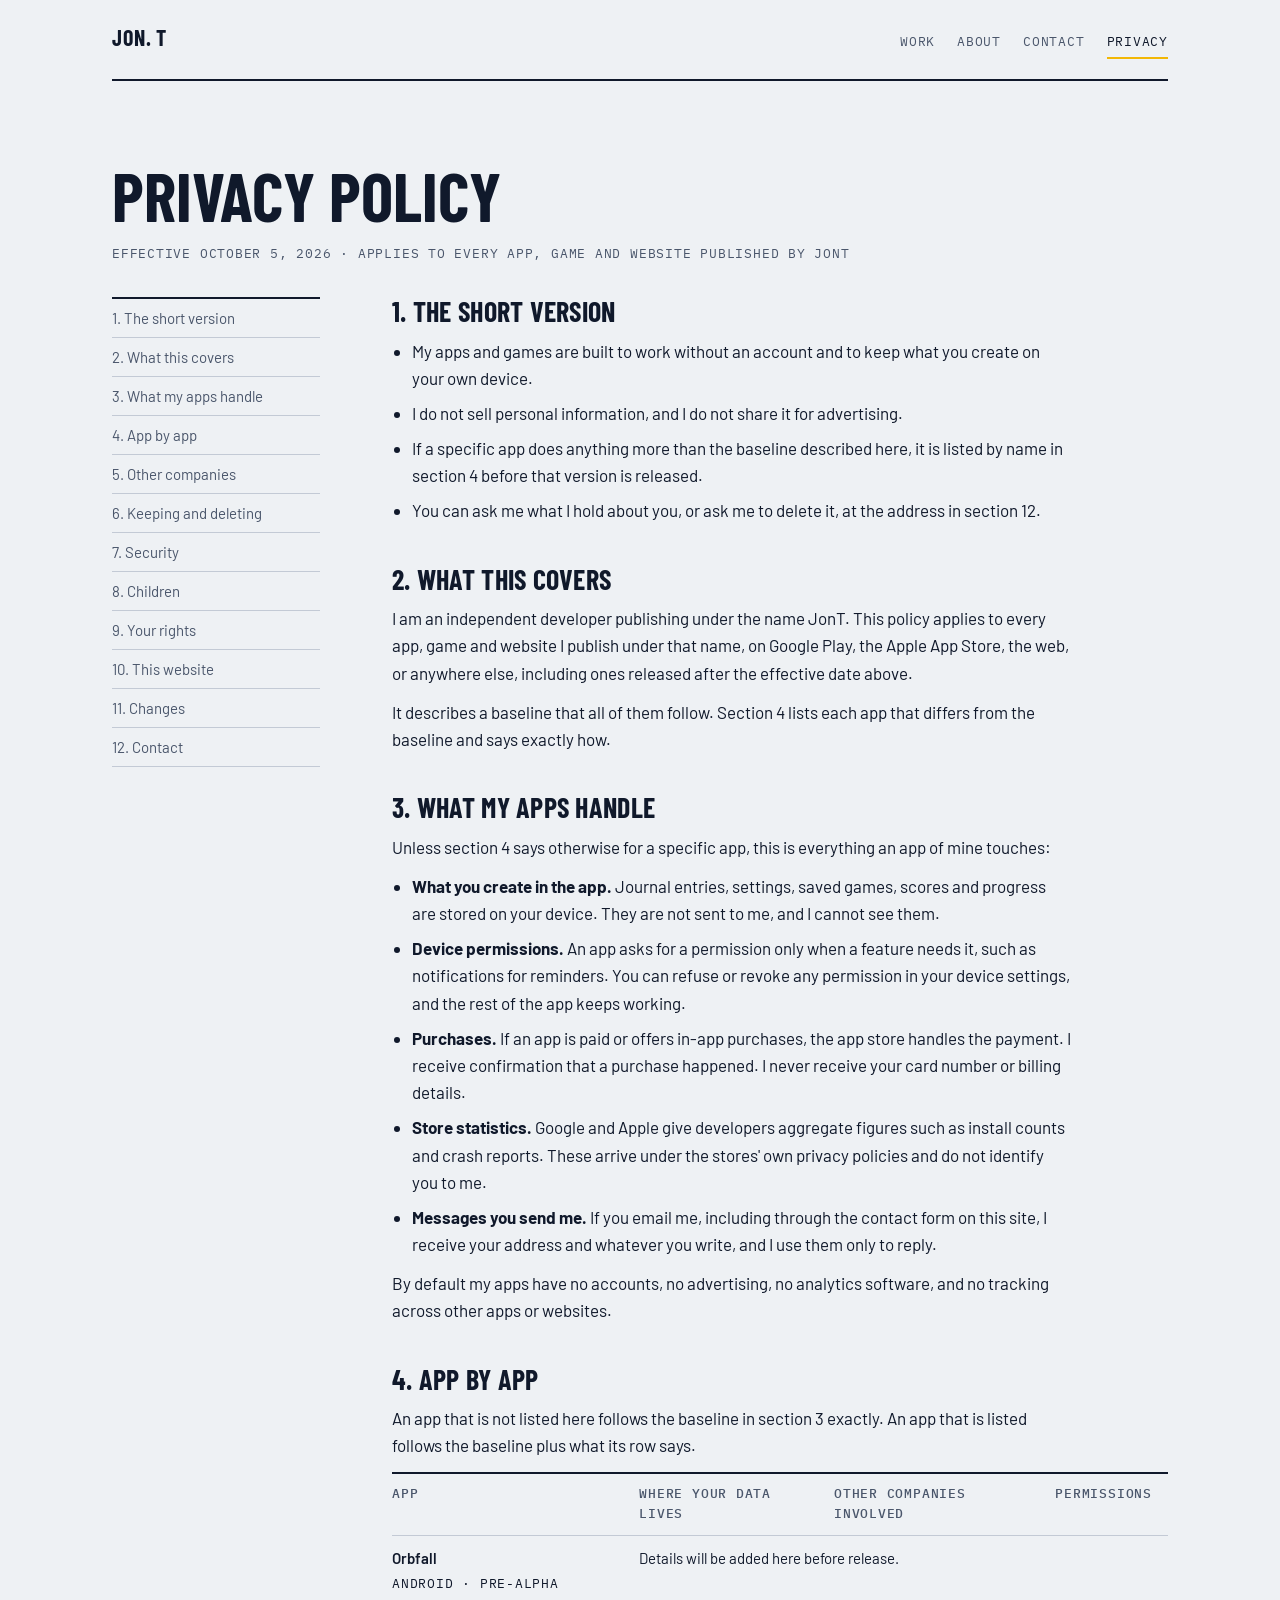
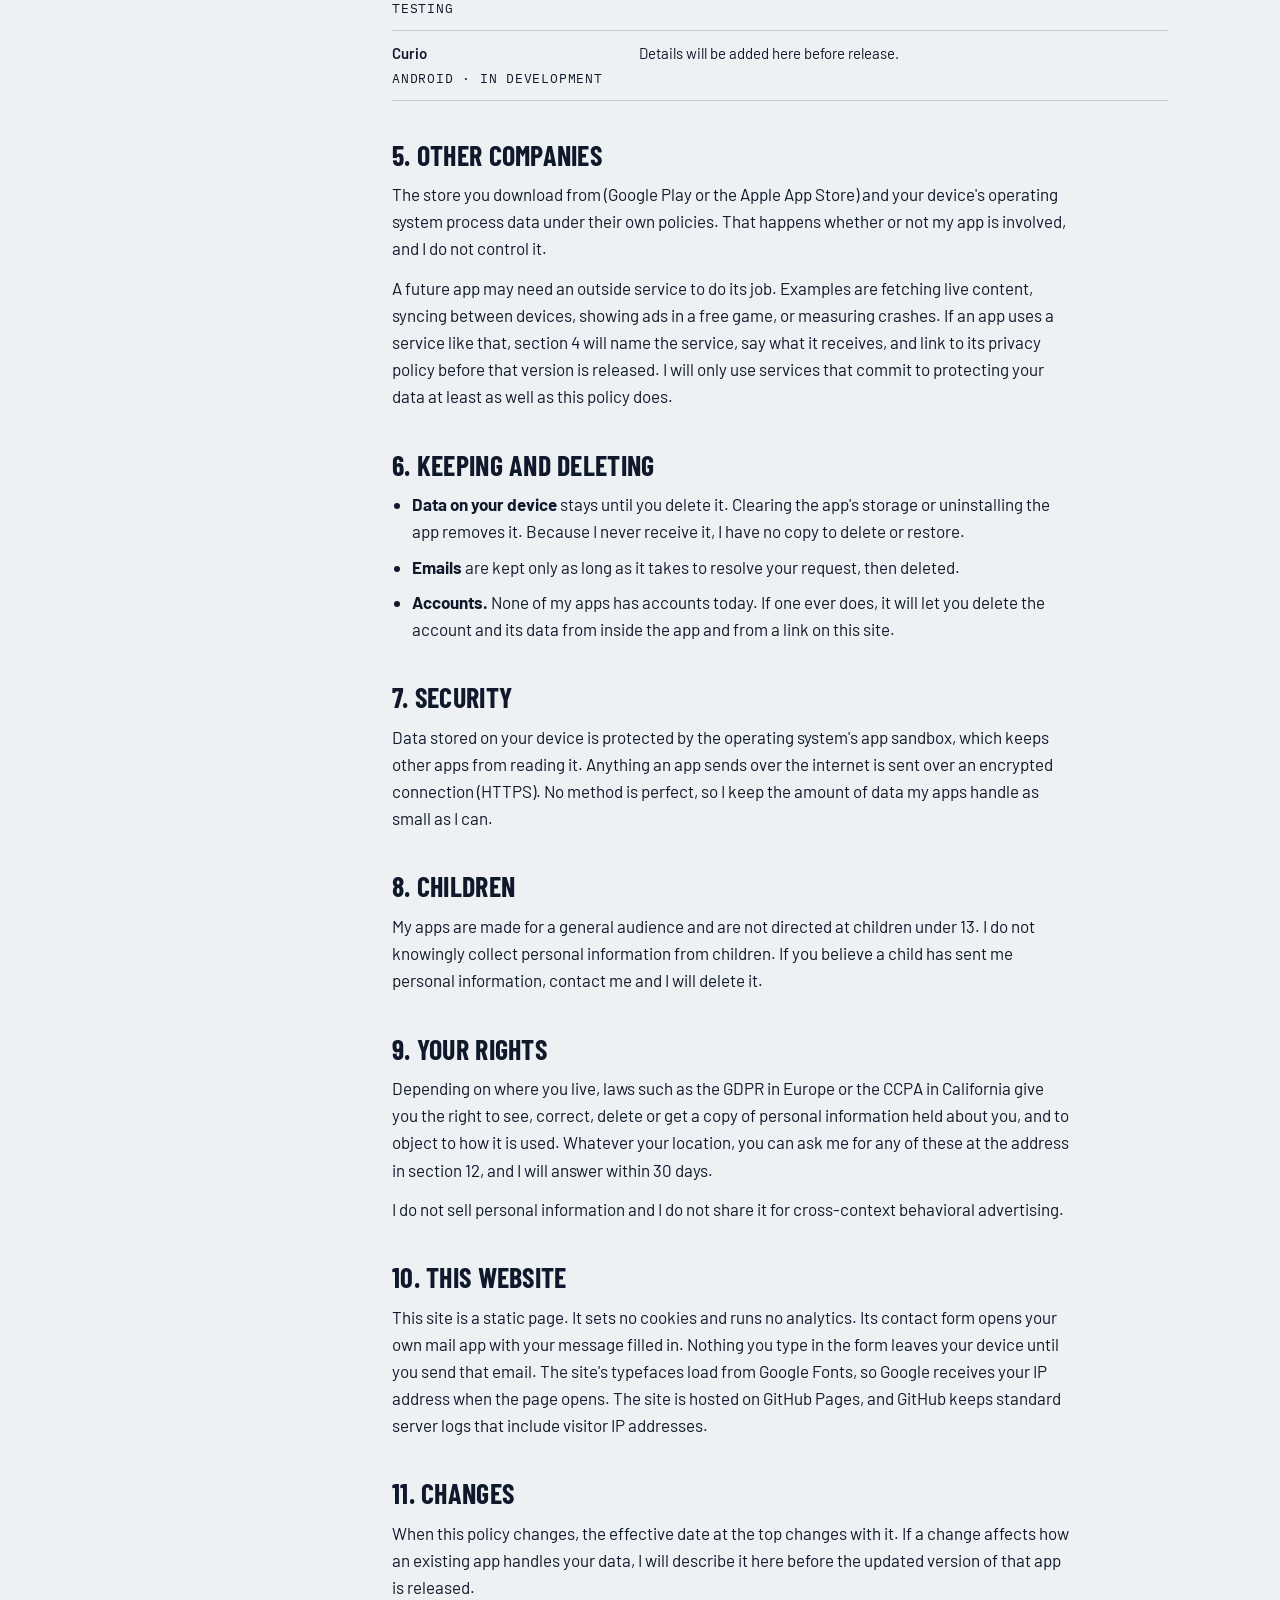
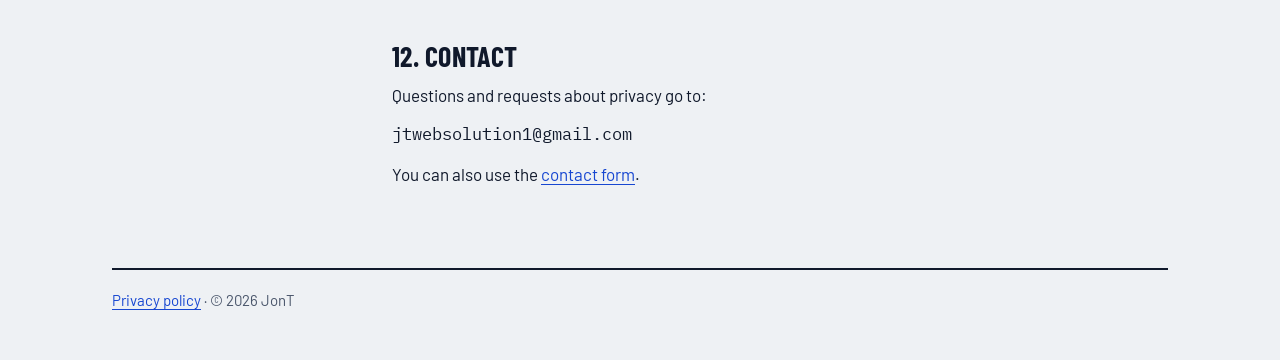
<file: privacy.html>
<!doctype html>
<html lang="en">
<head>
<meta charset="utf-8">
<meta name="viewport" content="width=device-width, initial-scale=1, viewport-fit=cover">
<title>Privacy Policy | JonT</title>
<meta name="description" content="Privacy policy for every app, game and website published by JonT.">
<link rel="preconnect" href="https://fonts.googleapis.com">
<link rel="preconnect" href="https://fonts.gstatic.com" crossorigin>
<link rel="stylesheet" href="https://fonts.googleapis.com/css2?family=Barlow:wght@400;500;600&family=Barlow+Condensed:wght@600;700&family=IBM+Plex+Mono:wght@400;500&display=swap">
<link rel="stylesheet" href="style.css">
</head>
<body>
<div class="topbar" id="topbar">
  <div class="topbar-in">
    <span class="topbar-name">Jon. T</span>
    <button class="topbar-btn" type="button" id="to-top">↑ Back to top</button>
  </div>
</div>
<div class="wrap">
  <header class="site-head">
    <a class="wordmark" href="index.html">Jon. T</a>
    <nav class="site-nav" aria-label="Site">
      <a href="index.html#work">Work</a>
      <a href="index.html#about">About</a>
      <a href="index.html#contact">Contact</a>
      <a href="privacy.html" aria-current="page">Privacy</a>
    </nav>
  </header>

  <main class="view" id="view-privacy">
    <div class="policy">
      <header class="policy-head">
        <h1>Privacy Policy</h1>
        <p class="mono">Effective October 5, 2026 · Applies to every app, game and website published by JonT</p>
      </header>

      <nav class="toc" aria-label="Policy sections">
        <ol>
          <li><a href="#pp-short">1. The short version</a></li>
          <li><a href="#pp-scope">2. What this covers</a></li>
          <li><a href="#pp-data">3. What my apps handle</a></li>
          <li><a href="#pp-apps">4. App by app</a></li>
          <li><a href="#pp-third">5. Other companies</a></li>
          <li><a href="#pp-keep">6. Keeping and deleting</a></li>
          <li><a href="#pp-security">7. Security</a></li>
          <li><a href="#pp-kids">8. Children</a></li>
          <li><a href="#pp-rights">9. Your rights</a></li>
          <li><a href="#pp-site">10. This website</a></li>
          <li><a href="#pp-changes">11. Changes</a></li>
          <li><a href="#pp-contact">12. Contact</a></li>
        </ol>
      </nav>

      <div class="policy-body">
        <section id="pp-short">
          <h2>1. The short version</h2>
          <ul>
            <li>My apps and games are built to work without an account and to keep what you create on your own device.</li>
            <li>I do not sell personal information, and I do not share it for advertising.</li>
            <li>If a specific app does anything more than the baseline described here, it is listed by name in section 4 before that version is released.</li>
            <li>You can ask me what I hold about you, or ask me to delete it, at the address in section 12.</li>
          </ul>
        </section>

        <section id="pp-scope">
          <h2>2. What this covers</h2>
          <p>I am an independent developer publishing under the name JonT. This policy applies to every app, game and website I publish under that name, on Google Play, the Apple App Store, the web, or anywhere else, including ones released after the effective date above.</p>
          <p>It describes a baseline that all of them follow. Section 4 lists each app that differs from the baseline and says exactly how.</p>
        </section>

        <section id="pp-data">
          <h2>3. What my apps handle</h2>
          <p>Unless section 4 says otherwise for a specific app, this is everything an app of mine touches:</p>
          <ul>
            <li><strong>What you create in the app.</strong> Journal entries, settings, saved games, scores and progress are stored on your device. They are not sent to me, and I cannot see them.</li>
            <li><strong>Device permissions.</strong> An app asks for a permission only when a feature needs it, such as notifications for reminders. You can refuse or revoke any permission in your device settings, and the rest of the app keeps working.</li>
            <li><strong>Purchases.</strong> If an app is paid or offers in-app purchases, the app store handles the payment. I receive confirmation that a purchase happened. I never receive your card number or billing details.</li>
            <li><strong>Store statistics.</strong> Google and Apple give developers aggregate figures such as install counts and crash reports. These arrive under the stores' own privacy policies and do not identify you to me.</li>
            <li><strong>Messages you send me.</strong> If you email me, including through the contact form on this site, I receive your address and whatever you write, and I use them only to reply.</li>
          </ul>
          <p>By default my apps have no accounts, no advertising, no analytics software, and no tracking across other apps or websites.</p>
        </section>

        <section id="pp-apps" class="wide">
          <h2>4. App by app</h2>
          <p style="max-width:68ch">An app that is not listed here follows the baseline in section 3 exactly. An app that is listed follows the baseline plus what its row says.</p>
          <div class="table-scroll">
            <table>
              <thead>
                <tr><th>App</th><th>Where your data lives</th><th>Other companies involved</th><th>Permissions</th></tr>
              </thead>
              <tbody>
                <tr><td>Orbfall<br><span class="mono" style="font-weight:400">Android · pre-alpha testing</span></td><td colspan="3">Details will be added here before release.</td></tr>
                <tr><td>Curio<br><span class="mono" style="font-weight:400">Android · in development</span></td><td colspan="3">Details will be added here before release.</td></tr>
              </tbody>
            </table>
          </div>
        </section>

        <section id="pp-third">
          <h2>5. Other companies</h2>
          <p>The store you download from (Google Play or the Apple App Store) and your device's operating system process data under their own policies. That happens whether or not my app is involved, and I do not control it.</p>
          <p>A future app may need an outside service to do its job. Examples are fetching live content, syncing between devices, showing ads in a free game, or measuring crashes. If an app uses a service like that, section 4 will name the service, say what it receives, and link to its privacy policy before that version is released. I will only use services that commit to protecting your data at least as well as this policy does.</p>
        </section>

        <section id="pp-keep">
          <h2>6. Keeping and deleting</h2>
          <ul>
            <li><strong>Data on your device</strong> stays until you delete it. Clearing the app's storage or uninstalling the app removes it. Because I never receive it, I have no copy to delete or restore.</li>
            <li><strong>Emails</strong> are kept only as long as it takes to resolve your request, then deleted.</li>
            <li><strong>Accounts.</strong> None of my apps has accounts today. If one ever does, it will let you delete the account and its data from inside the app and from a link on this site.</li>
          </ul>
        </section>

        <section id="pp-security">
          <h2>7. Security</h2>
          <p>Data stored on your device is protected by the operating system's app sandbox, which keeps other apps from reading it. Anything an app sends over the internet is sent over an encrypted connection (HTTPS). No method is perfect, so I keep the amount of data my apps handle as small as I can.</p>
        </section>

        <section id="pp-kids">
          <h2>8. Children</h2>
          <p>My apps are made for a general audience and are not directed at children under 13. I do not knowingly collect personal information from children. If you believe a child has sent me personal information, contact me and I will delete it.</p>
        </section>

        <section id="pp-rights">
          <h2>9. Your rights</h2>
          <p>Depending on where you live, laws such as the GDPR in Europe or the CCPA in California give you the right to see, correct, delete or get a copy of personal information held about you, and to object to how it is used. Whatever your location, you can ask me for any of these at the address in section 12, and I will answer within 30 days.</p>
          <p>I do not sell personal information and I do not share it for cross-context behavioral advertising.</p>
        </section>

        <section id="pp-site">
          <h2>10. This website</h2>
          <p>This site is a static page. It sets no cookies and runs no analytics. Its contact form opens your own mail app with your message filled in. Nothing you type in the form leaves your device until you send that email. The site's typefaces load from Google Fonts, so Google receives your IP address when the page opens. The site is hosted on GitHub Pages, and GitHub keeps standard server logs that include visitor IP addresses.</p>
        </section>

        <section id="pp-changes">
          <h2>11. Changes</h2>
          <p>When this policy changes, the effective date at the top changes with it. If a change affects how an existing app handles your data, I will describe it here before the updated version of that app is released.</p>
        </section>

        <section id="pp-contact">
          <h2>12. Contact</h2>
          <p>Questions and requests about privacy go to:</p>
          <div class="contact-row">
            <span class="contact-addr" id="privacy-addr">jtwebsolution1@gmail.com</span>
          </div>
          <p>You can also use the <a href="index.html#contact">contact form</a>.</p>
        </section>
      </div>
    </div>
  </main>

  <footer class="site-foot">
    <p><a href="privacy.html">Privacy policy</a> · © 2026 JonT</p>
  </footer>
</div>
<script src="site.js"></script>
</body>
</html>
</file>
<file: style.css>
html { -webkit-text-size-adjust: 100%; }
body { margin: 0; }
img { max-width: 100%; }
[hidden] { display: none !important; }
/* Layout: a shipping label opens the page (from operations, to software), then the work reads as a manifest of line items with a status column. The privacy policy is a second view in plain document form. */
:root {
  --paper: #EEF1F4; /* cool label stock */
  --surface: #FBFCFD; /* the label itself */
  --ink: #10192B; /* thermal-print navy black */
  --ink-soft: #4A566B;
  --rule: #C3CAD5;
  --tote: #1747D1; /* blue tote */
  --tape: #F2B705; /* floor tape yellow */
  --tape-ink: #10192B;

  --display: "Barlow Condensed", "Arial Narrow", "Roboto Condensed", sans-serif;
  --body: "Barlow", "Segoe UI", system-ui, -apple-system, sans-serif;
  --mono: "IBM Plex Mono", ui-monospace, "SF Mono", Menlo, Consolas, monospace;

  --t-xs: 0.8125rem;
  --t-sm: 0.9375rem;
  --t-md: 1.0625rem;
  --t-lg: 1.375rem;
  --t-xl: 2rem;
}
@media (prefers-color-scheme: dark) {
  :root:not([data-theme="light"]) {
    --paper: #0D1420; --surface: #151E2E; --ink: #E8EDF5; --ink-soft: #9AA7BC;
    --rule: #2B374B; --tote: #86A6FF; --tape: #F2B705; --tape-ink: #10192B;
    color-scheme: dark;
  }
}
:root[data-theme="dark"] {
  --paper: #0D1420; --surface: #151E2E; --ink: #E8EDF5; --ink-soft: #9AA7BC;
  --rule: #2B374B; --tote: #86A6FF; --tape: #F2B705; --tape-ink: #10192B;
  color-scheme: dark;
}

*, *::before, *::after { box-sizing: border-box; }
body {
  background: var(--paper);
  color: var(--ink);
  font-family: var(--body);
  font-size: var(--t-md);
  line-height: 1.6;
  padding-inline: clamp(16px, 4vw, 40px);
  padding-block: 0 48px;
}
.wrap { max-width: 66rem; margin-inline: auto; display: flex; flex-direction: column; gap: clamp(40px, 7vw, 80px); }
a { color: var(--tote); text-underline-offset: 0.18em; }
a:focus-visible, button:focus-visible { outline: 2px solid var(--tote); outline-offset: 3px; }
h1, h2, h3 { font-family: var(--display); font-weight: 700; line-height: 1.02; margin: 0; text-wrap: balance; }
p { margin: 0; }
.mono { font-family: var(--mono); font-size: var(--t-xs); letter-spacing: 0.06em; text-transform: uppercase; }

/* Back-to-top bar, shown once the page is scrolled */
.topbar { position: fixed; top: 0; left: 0; right: 0; z-index: 20; background: var(--ink); color: var(--paper); padding: calc(env(safe-area-inset-top, 0px) + 8px) clamp(16px, 4vw, 40px) 8px; transform: translateY(-100%); visibility: hidden; transition: transform 0.2s ease, visibility 0.2s; }
.topbar.is-on { transform: none; visibility: visible; }
.topbar-in { max-width: 66rem; margin-inline: auto; display: flex; align-items: center; justify-content: space-between; gap: 16px; }
.topbar-name { font-family: var(--display); font-weight: 700; font-size: var(--t-lg); letter-spacing: 0.04em; text-transform: uppercase; }
.topbar-btn { font-family: var(--mono); font-size: var(--t-xs); letter-spacing: 0.06em; text-transform: uppercase; background: var(--tape); color: var(--tape-ink); border: 0; padding: 7px 12px; cursor: pointer; }
.topbar-btn:focus-visible { outline-color: var(--paper); }
.sec, .policy-body section { scroll-margin-top: 4.5rem; }
@media (prefers-reduced-motion: reduce) { .topbar { transition: none; } }

/* Site header */
.site-head { display: flex; flex-wrap: wrap; align-items: baseline; justify-content: space-between; gap: 12px 24px; padding-block: 20px; border-bottom: 2px solid var(--ink); }
.wordmark { font-family: var(--display); font-weight: 700; font-size: var(--t-lg); letter-spacing: 0.04em; text-transform: uppercase; color: var(--ink); text-decoration: none; }
.site-nav { display: flex; flex-wrap: wrap; gap: 4px 22px; }
.site-nav a { font-family: var(--mono); font-size: var(--t-xs); letter-spacing: 0.06em; text-transform: uppercase; color: var(--ink-soft); text-decoration: none; padding-block: 4px; border-bottom: 2px solid transparent; }
.site-nav a:hover { color: var(--ink); }
.site-nav a[aria-current="page"] { color: var(--ink); border-bottom-color: var(--tape); }

.view { display: flex; flex-direction: column; gap: clamp(48px, 8vw, 88px); }

/* Shipping label */
.label { background: var(--surface); border: 2px solid var(--ink); display: grid; }
.label-route { display: grid; grid-template-columns: repeat(2, minmax(0, 1fr)); border-bottom: 2px solid var(--ink); }
.label-route > div { padding: 14px clamp(16px, 3vw, 28px); display: flex; flex-direction: column; gap: 2px; min-width: 0; }
.label-route > div + div { border-left: 2px solid var(--ink); }
.label-route .mono { color: var(--ink-soft); }
.label-route strong { font-family: var(--display); font-weight: 600; font-size: var(--t-lg); line-height: 1.15; }
.label-main { padding: clamp(24px, 5vw, 48px) clamp(16px, 3vw, 28px); display: flex; flex-direction: column; gap: 20px; }
.label-main h1 { font-size: clamp(2.75rem, 8.5vw, 5.5rem); text-transform: uppercase; letter-spacing: -0.005em; }
.label-main h1 em { font-style: normal; color: var(--tote); }
.label-main p { max-width: 56ch; color: var(--ink-soft); font-size: var(--t-lg); line-height: 1.45; }
.label-foot { border-top: 2px solid var(--ink); display: flex; flex-wrap: wrap; align-items: center; gap: 14px 28px; padding: 14px clamp(16px, 3vw, 28px); }
.barcode {
  flex: 1 1 180px; max-width: 320px; height: 44px; color: var(--ink);
  background: repeating-linear-gradient(90deg,
    currentColor 0 3px, transparent 3px 5px, currentColor 5px 6px, transparent 6px 10px,
    currentColor 10px 14px, transparent 14px 16px, currentColor 16px 17px, transparent 17px 19px,
    currentColor 19px 21px, transparent 21px 26px, currentColor 26px 27px, transparent 27px 29px,
    currentColor 29px 33px, transparent 33px 36px);
}
.label-foot ul { list-style: none; margin: 0; padding: 0; display: flex; flex-wrap: wrap; gap: 4px 24px; }

/* Section heads */
.sec { display: flex; flex-direction: column; gap: 24px; }
.sec-head { display: flex; flex-wrap: wrap; align-items: baseline; justify-content: space-between; gap: 6px 24px; }
.sec-head h2 { font-size: var(--t-xl); text-transform: uppercase; letter-spacing: 0.01em; }
.sec-head .mono { color: var(--ink-soft); }

/* Manifest */
.manifest { display: flex; flex-direction: column; gap: 36px; }
.group h3 { font-family: var(--mono); font-weight: 500; font-size: var(--t-xs); letter-spacing: 0.08em; text-transform: uppercase; color: var(--ink-soft); padding-bottom: 8px; border-bottom: 2px solid var(--ink); }
.items { list-style: none; margin: 0; padding: 0; }
.item { display: grid; grid-template-columns: minmax(0, 15rem) minmax(0, 1fr) 7.5rem; gap: 6px 28px; align-items: start; padding-block: 18px; border-bottom: 1px solid var(--rule); }
.item.has-art { grid-template-columns: 5.5rem minmax(0, 12rem) minmax(0, 1fr) 10rem; }
.item-art { display: block; width: 5.5rem; height: auto; aspect-ratio: 1; border-radius: 22%; }
.item-name { font-family: var(--display); font-weight: 700; font-size: 1.625rem; line-height: 1.1; text-transform: uppercase; letter-spacing: 0.01em; }
.item-tags { color: var(--ink-soft); margin-top: 6px; display: block; }
.item-desc { color: var(--ink); max-width: 60ch; }
.status { justify-self: end; font-family: var(--mono); font-size: var(--t-xs); letter-spacing: 0.06em; text-transform: uppercase; padding: 3px 9px; border: 1.5px solid var(--ink); white-space: nowrap; }
.status.wip { background: var(--tape); color: var(--tape-ink); border-color: var(--tape); }
.status.proto { border-style: dashed; }
.status.test { background: var(--tote); color: var(--paper); border-color: var(--tote); }
.status.live { background: var(--ink); color: var(--paper); border-color: var(--ink); }
.item.is-link { position: relative; }
.item-link { color: inherit; text-decoration: none; display: block; }
.item-link::after { content: ''; position: absolute; inset: 0; }
.item.is-link:hover .item-link { color: var(--tote); }
.item.is-link:hover .status.live { background: var(--tote); border-color: var(--tote); }
.item-link:focus-visible { outline: none; }
.item-link:focus-visible::after { outline: 2px solid var(--tote); outline-offset: 2px; }
.manifest-note { color: var(--ink-soft); font-size: var(--t-sm); max-width: 65ch; }

/* About */
.about { display: grid; grid-template-columns: minmax(0, 1.15fr) minmax(0, 1fr); gap: 28px clamp(28px, 6vw, 72px); align-items: start; }
.about-text { display: flex; flex-direction: column; gap: 14px; max-width: 60ch; }
.facts { margin: 0; display: grid; grid-template-columns: auto minmax(0, 1fr); gap: 0 20px; border-top: 2px solid var(--ink); }
.facts dt, .facts dd { margin: 0; padding-block: 10px; border-bottom: 1px solid var(--rule); }
.facts dt { font-family: var(--mono); font-size: var(--t-xs); letter-spacing: 0.06em; text-transform: uppercase; color: var(--ink-soft); padding-top: 13px; }

/* Contact */
.contact { display: grid; grid-template-columns: minmax(0, 1fr) minmax(0, 1.5fr); gap: 28px clamp(28px, 6vw, 72px); align-items: start; }
.contact-direct { display: flex; flex-direction: column; gap: 10px; color: var(--ink-soft); max-width: 40ch; }
.contact-direct .contact-addr { color: var(--ink); }
.contact-form { display: grid; grid-template-columns: repeat(2, minmax(0, 1fr)); gap: 16px 20px; }
.field { display: flex; flex-direction: column; gap: 6px; min-width: 0; }
.field-wide, .form-foot { grid-column: 1 / -1; }
.field label { font-family: var(--mono); font-size: var(--t-xs); letter-spacing: 0.06em; text-transform: uppercase; color: var(--ink-soft); }
.field input, .field textarea { font: inherit; color: var(--ink); background: var(--surface); border: 2px solid var(--ink); border-radius: 0; padding: 10px 12px; width: 100%; }
.field textarea { resize: vertical; min-height: 9rem; }
.field input:focus-visible, .field textarea:focus-visible { outline: 2px solid var(--tote); outline-offset: 2px; }
.form-foot { display: flex; flex-wrap: wrap; align-items: center; gap: 10px 16px; }
.form-status { font-size: var(--t-sm); min-width: 0; }
.hp { display: none; }
.contact-row { display: flex; flex-wrap: wrap; align-items: center; gap: 12px 16px; }
.contact-addr { font-family: var(--mono); font-size: var(--t-md); overflow-wrap: anywhere; user-select: all; }
.btn { font-family: var(--mono); font-size: var(--t-xs); letter-spacing: 0.06em; text-transform: uppercase; background: var(--ink); color: var(--paper); border: 0; padding: 8px 14px; cursor: pointer; }
.btn:hover { background: var(--tote); }
.btn[disabled] { opacity: 0.6; cursor: default; }
.fill { background: var(--tape); color: var(--tape-ink); padding: 0 4px; }

/* Privacy policy */
.policy { display: grid; grid-template-columns: 13rem minmax(0, 1fr); gap: 32px clamp(28px, 6vw, 72px); align-items: start; }
.policy-head { grid-column: 1 / -1; display: flex; flex-direction: column; gap: 14px; }
.policy-head h1 { font-size: clamp(2.5rem, 7vw, 4.25rem); text-transform: uppercase; }
.policy-head .mono { color: var(--ink-soft); }
.draft { border: 2px solid var(--ink); border-left: 12px solid var(--tape); background: var(--surface); padding: 14px 18px; max-width: 70ch; font-size: var(--t-sm); }
.toc { position: sticky; top: calc(env(safe-area-inset-top, 0px) + 16px); }
.toc ol { list-style: none; margin: 0; padding: 0; display: flex; flex-direction: column; border-top: 2px solid var(--ink); }
.toc a { display: block; padding: 7px 0; border-bottom: 1px solid var(--rule); color: var(--ink-soft); text-decoration: none; font-size: var(--t-sm); }
.toc a:hover { color: var(--ink); }
.policy-body { display: flex; flex-direction: column; gap: 40px; min-width: 0; }
.policy-body section { display: flex; flex-direction: column; gap: 12px; max-width: 68ch; }
.policy-body section.wide { max-width: none; }
.policy-body h2 { font-size: 1.75rem; text-transform: uppercase; letter-spacing: 0.01em; }
.policy-body ul { margin: 0; padding-left: 1.2em; display: flex; flex-direction: column; gap: 8px; }
.table-scroll { overflow-x: auto; border-top: 2px solid var(--ink); }
table { border-collapse: collapse; width: 100%; min-width: 40rem; font-size: var(--t-sm); }
th, td { text-align: left; vertical-align: top; padding: 10px 16px 10px 0; border-bottom: 1px solid var(--rule); }
th { font-family: var(--mono); font-weight: 500; font-size: var(--t-xs); letter-spacing: 0.06em; text-transform: uppercase; color: var(--ink-soft); }
td:first-child { font-weight: 600; }

/* Footer */
.site-foot { border-top: 2px solid var(--ink); padding-top: 18px; display: flex; flex-direction: column; gap: 8px; color: var(--ink-soft); font-size: var(--t-sm); }
.site-foot p { max-width: 80ch; }

@media (max-width: 760px) {
  .item { grid-template-columns: minmax(0, 1fr) auto; }
  .item.has-art { grid-template-columns: 4.5rem minmax(0, 1fr); }
  .item-art { width: 4.5rem; }
  .item-desc { grid-column: 1 / -1; grid-row: 2; }
  .item.has-art .item-art { grid-row: 1 / span 2; }
  .item.has-art .status { grid-column: 2; grid-row: 2; justify-self: start; align-self: start; }
  .item.has-art .item-desc { grid-row: 3; }
  .about, .policy, .contact { grid-template-columns: minmax(0, 1fr); }
  .toc { position: static; }
}
@media (max-width: 460px) {
  .label-route, .contact-form { grid-template-columns: minmax(0, 1fr); }
  .label-route > div + div { border-left: 0; border-top: 2px solid var(--ink); }
}
@media (prefers-reduced-motion: no-preference) { html { scroll-behavior: smooth; } }
</file>
